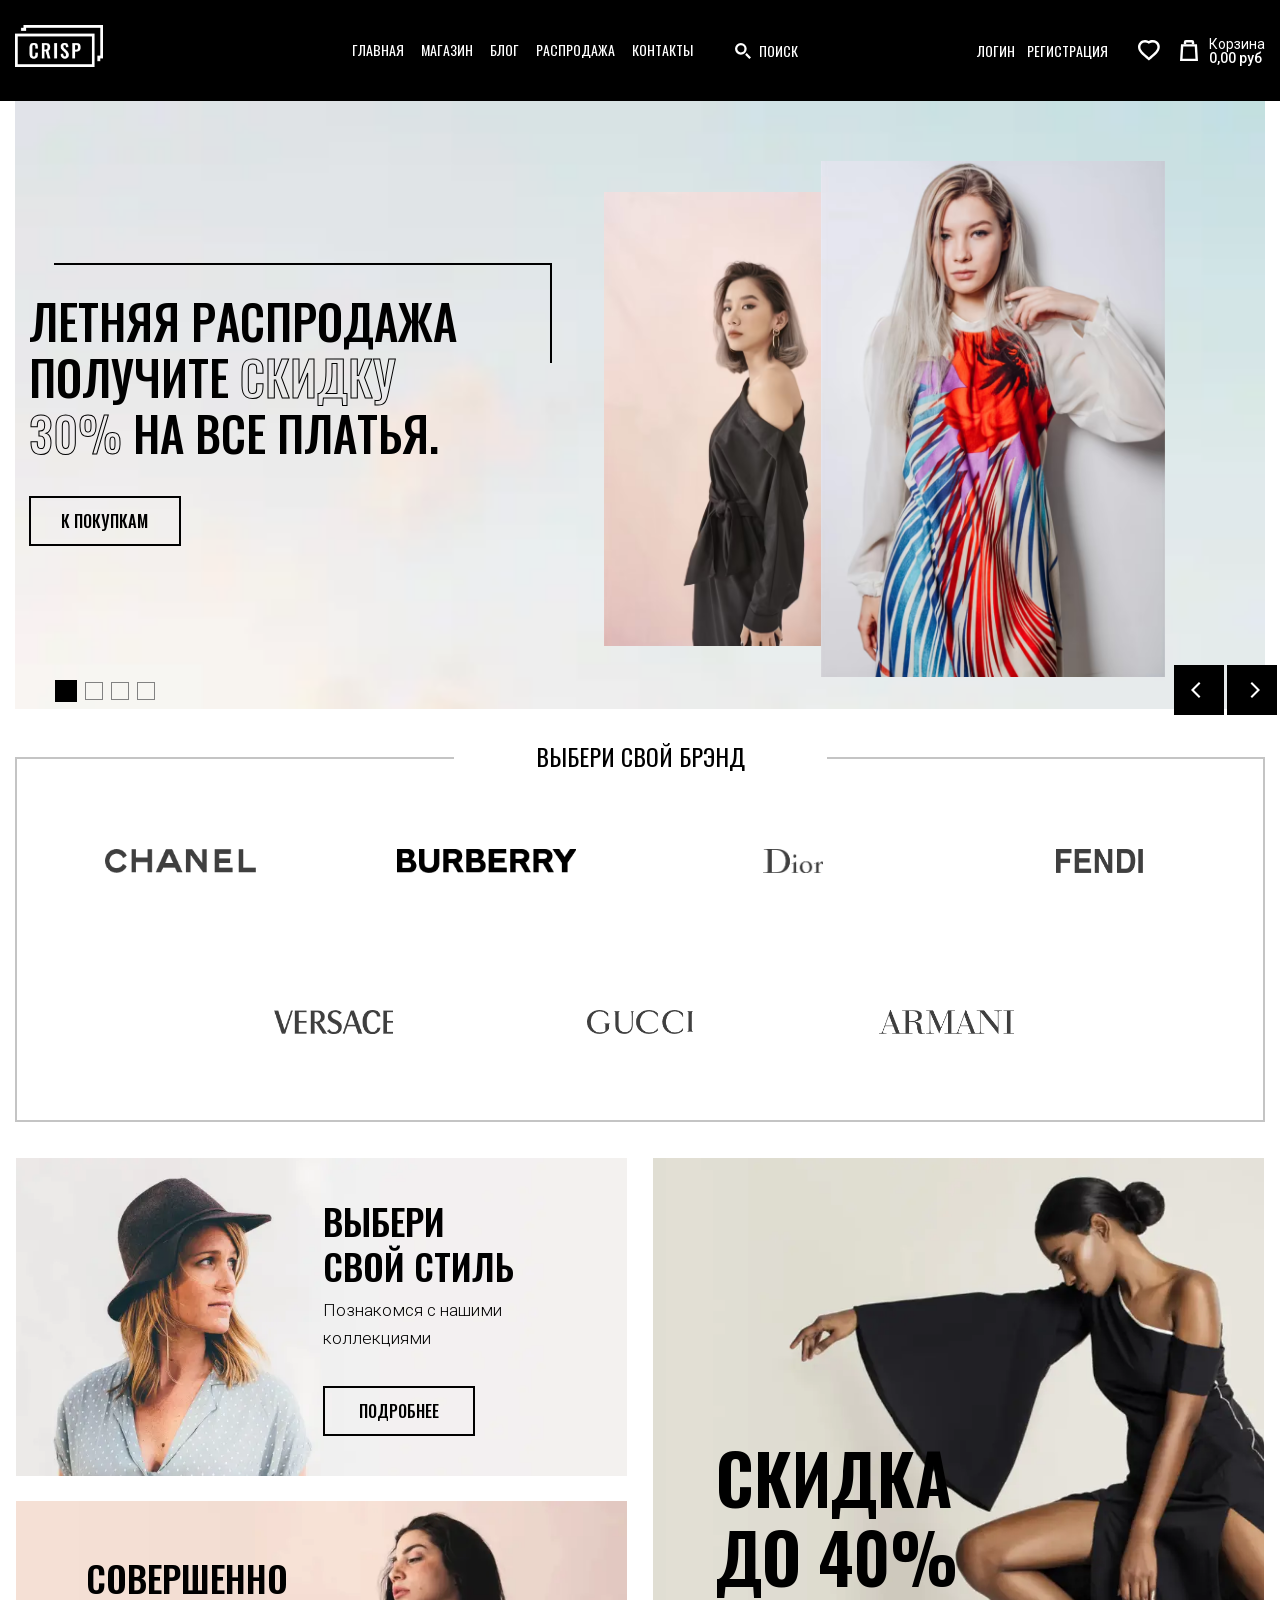
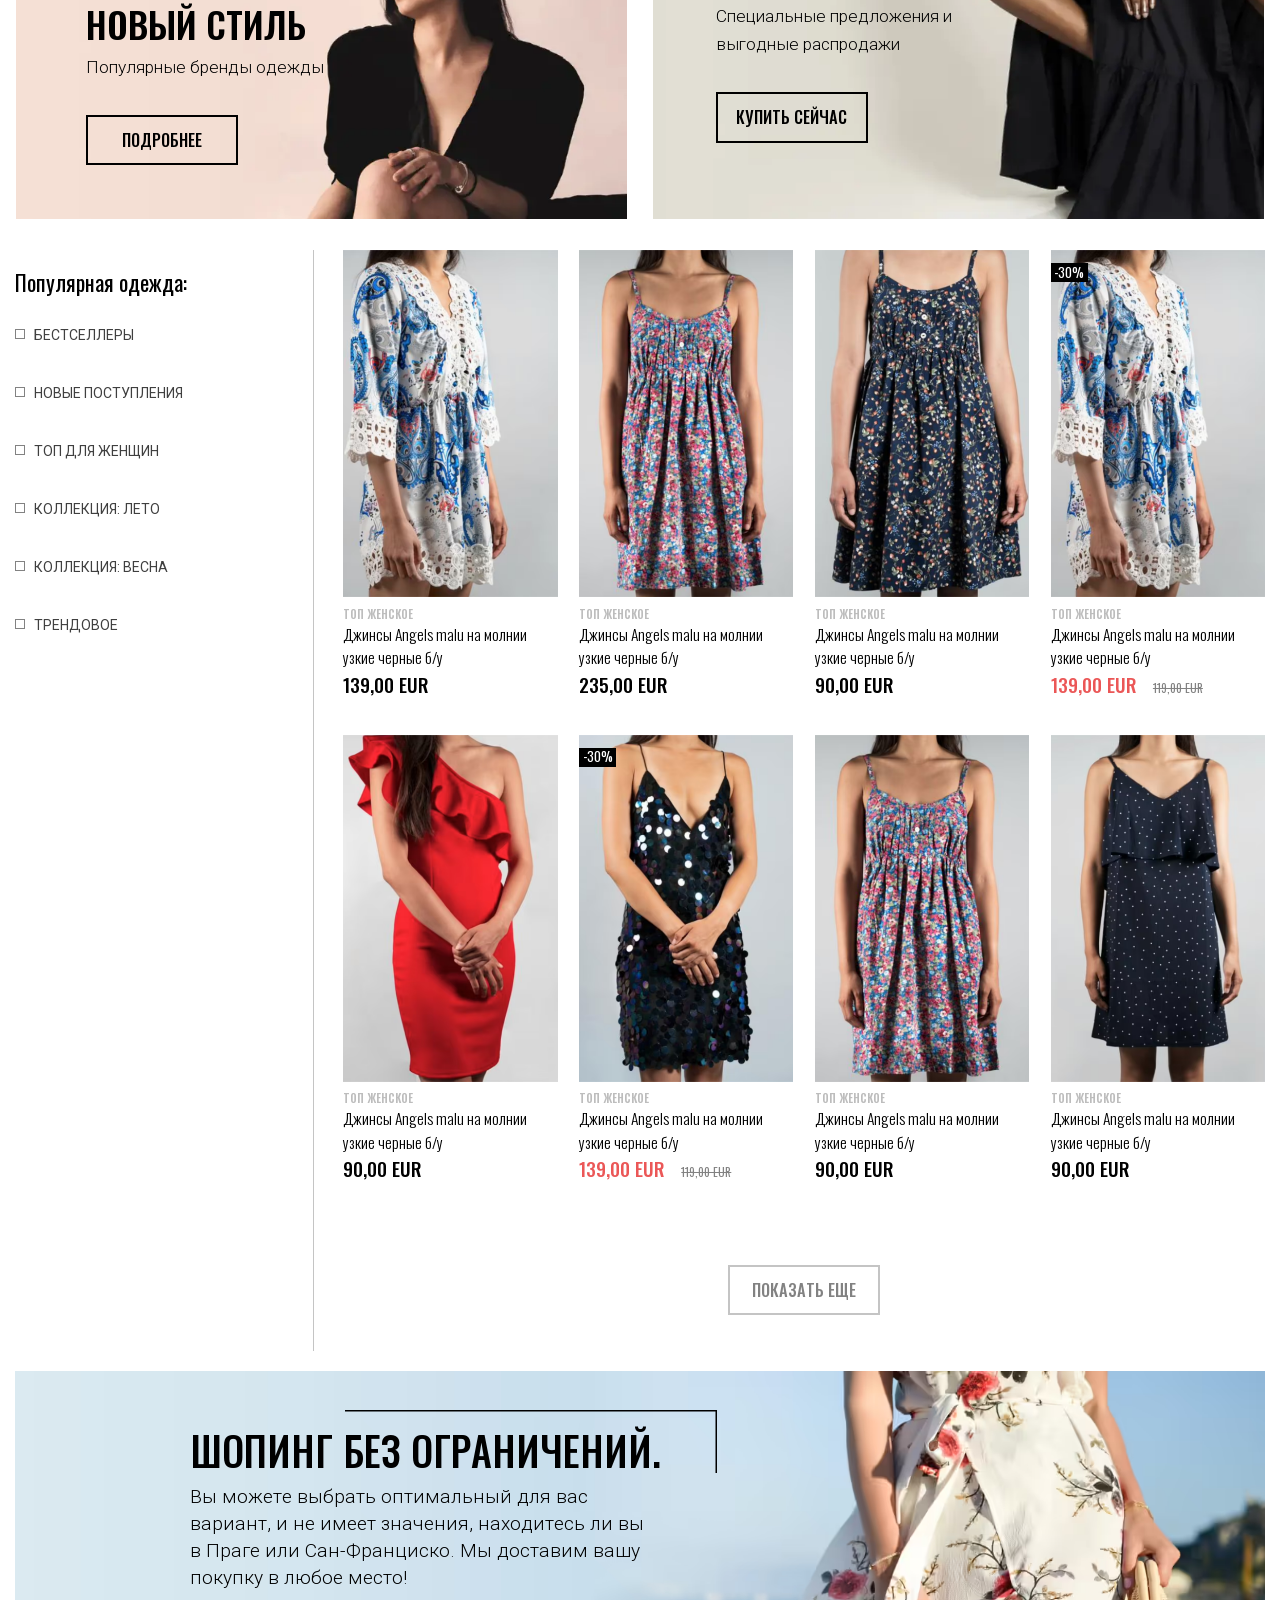
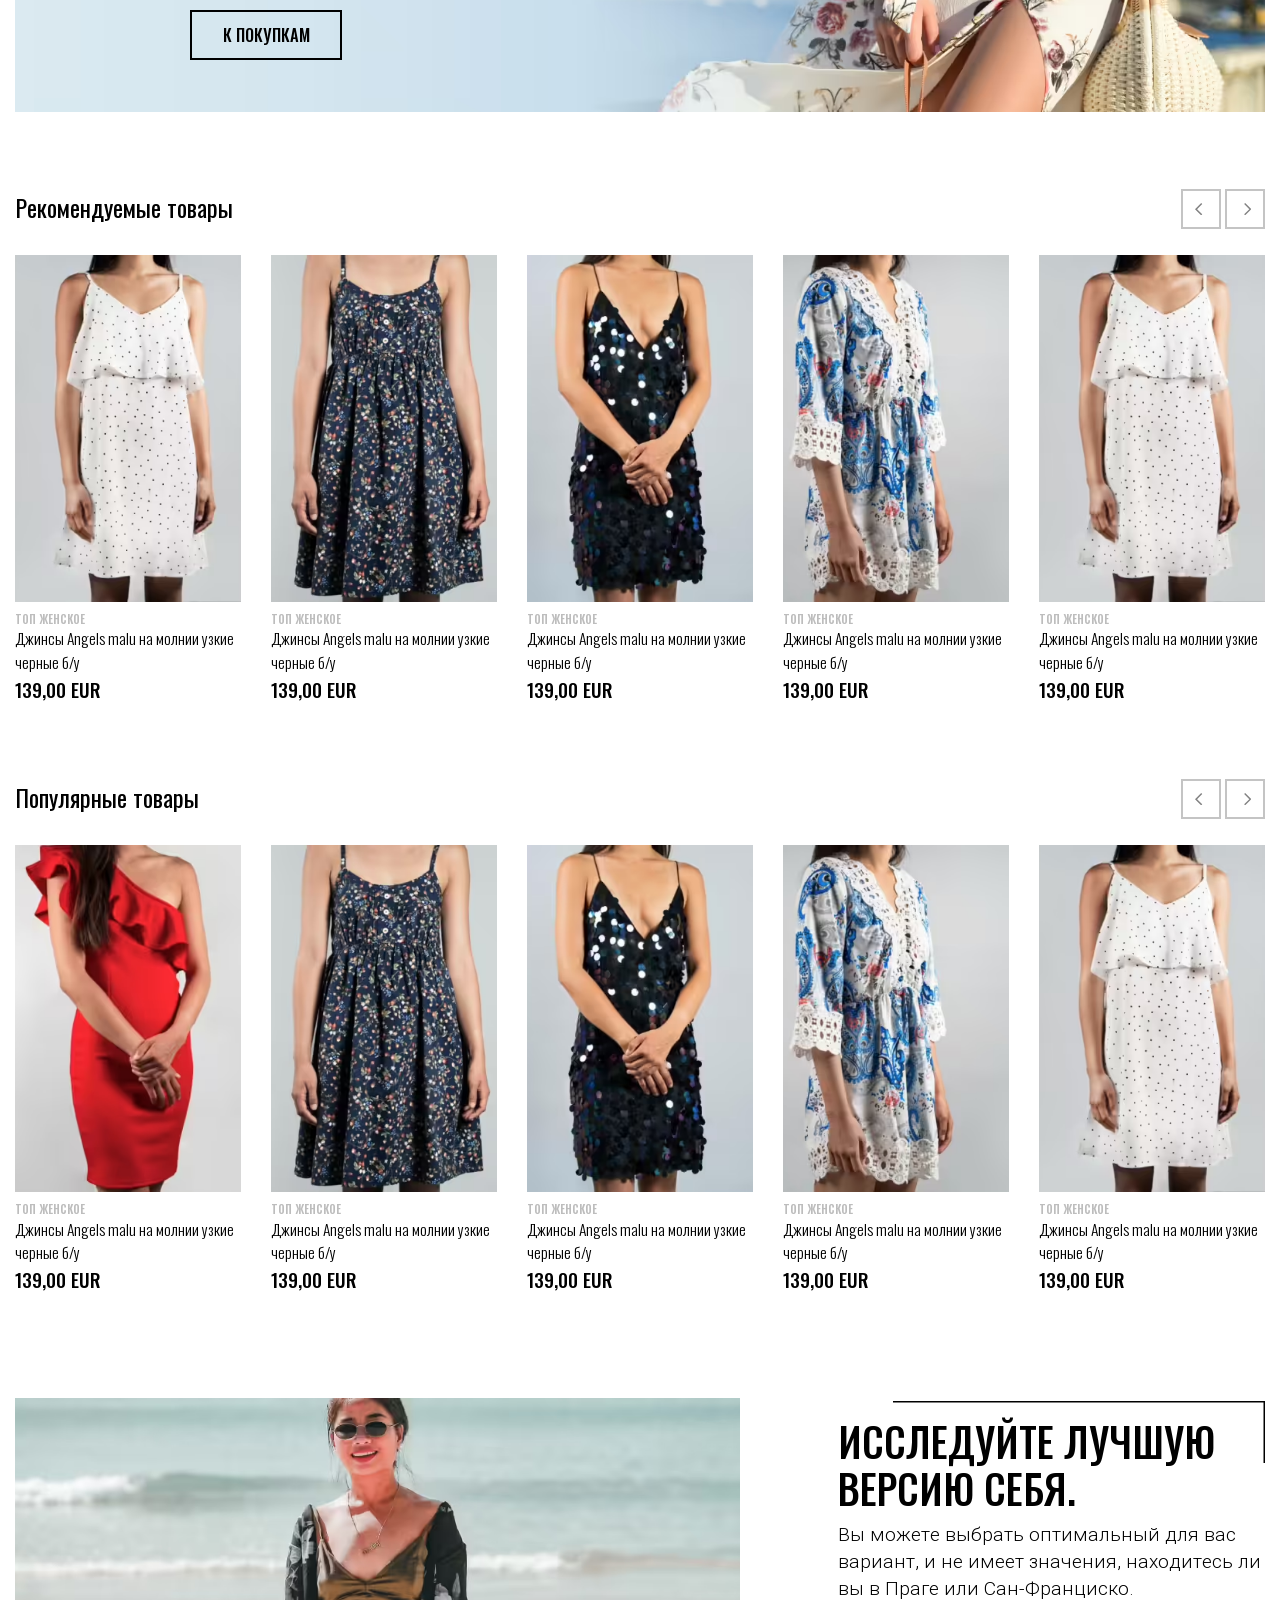
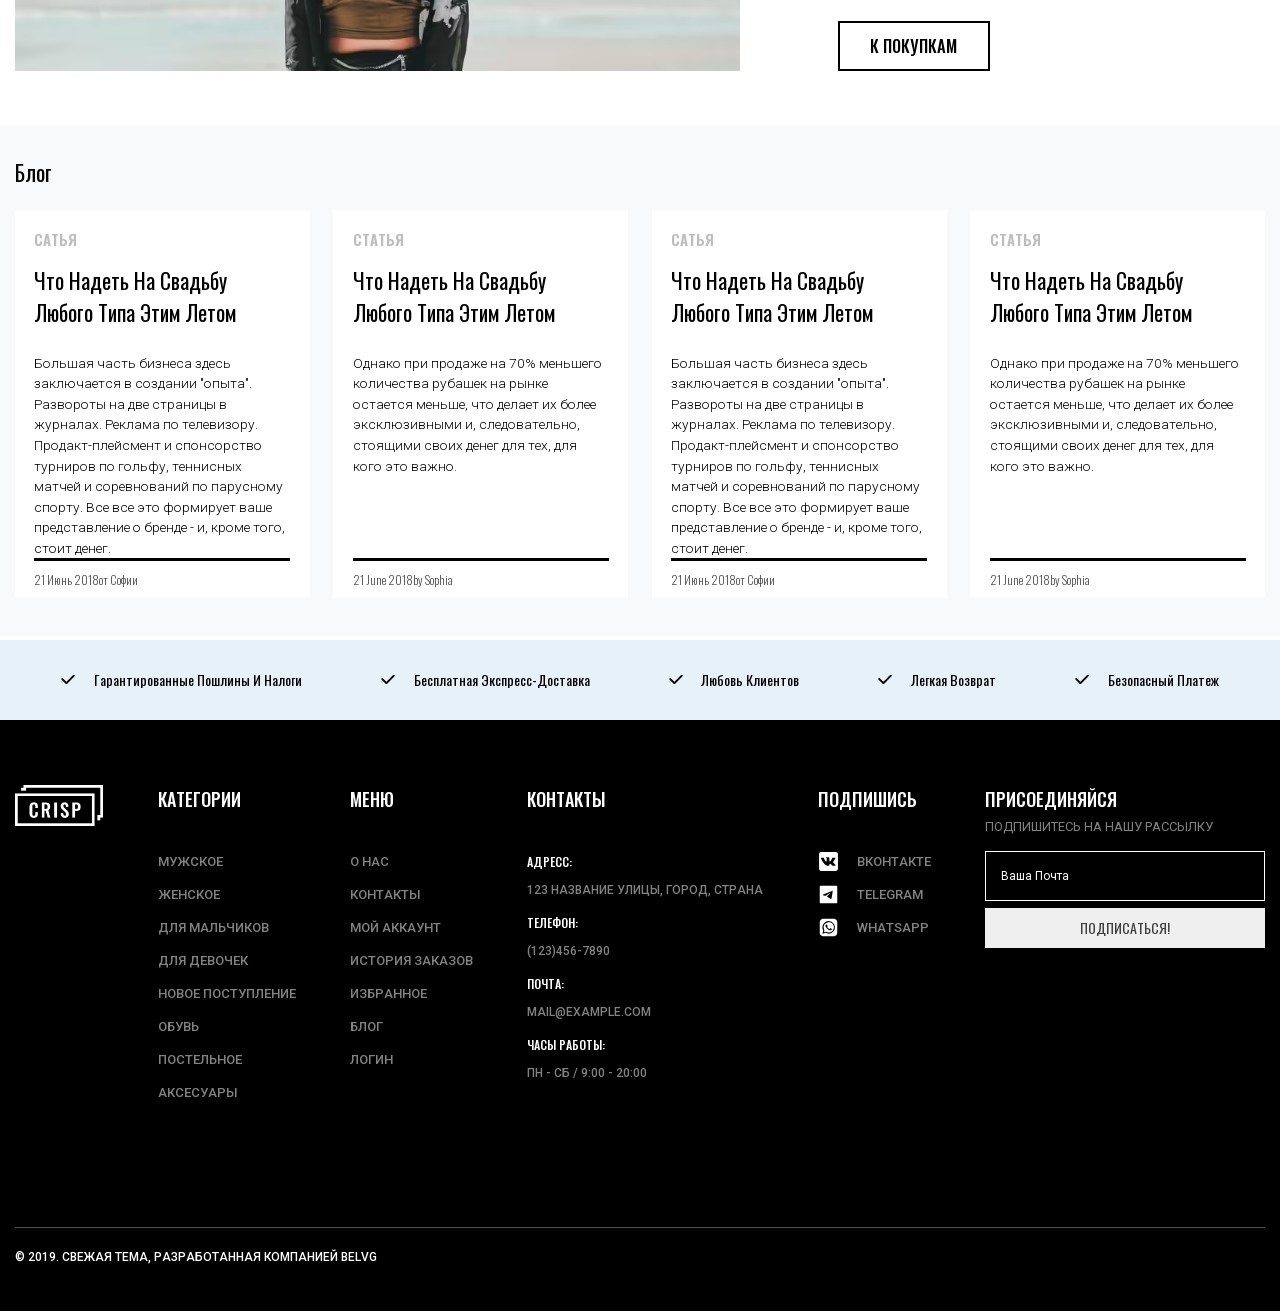
<file: index.html>
<!DOCTYPE html>
<html lang="ru">

<head>
  <meta charset="UTF-8">
  <meta name="viewport" content="width=device-width, initial-scale=1.0">
  <title>CRIPS</title>
  
  <link rel="stylesheet" href="css/index.min.css">
</head>

<body>
  <div class="wrapper">
    <header class="header">
      <div class="container">
        <div class="header__wrapper">
          <div class="header__column">
            <a class="header__logo logo" href="index.html">
              <picture class="logo__img">
                <source type="image/avif" srcset="images/logo@3x.avif,
                                                  images/logo@2x.avif,
                                                  images/logo.avif">
                <source type="image/webp" srcset="images/logo@3x.webp,
                                                  images/logo@2x.webp,
                                                  images/logo.webp">
                <source type="image/png" srcset="images/logo@3x.png,
                                                 images/logo@2x.png">
                <img src="images/logo.png" alt="grips">
              </picture>
            </a>
          </div>
          <div class="header__column header__menu">
            <button class="menu__btn" type="button" aria-label="меню"><span></span></button>
            <nav class="menu">
              <ul class="menu__list">
                <!-- класс активный только для ссылки на тукующую страницу -->
                <li><a href="index.html" class="_active">главная</a></li>
                <li><a href="catalog-page.html">магазин</a></li>
                <li><a href="article.html">блог</a></li>
                <li><a href="catalog-page.html">распродажа</a></li>
                <li><a href="#">контакты</a></li>
              </ul>
            </nav>
            <form class="header__form form-search" action="#" method="post" data-da=".user-nav, 1100, 0">
              <input class="form-search__input" type="search" name="searchInput" placeholder="Поиск">
              <button class="form-search__btn" type="button" name="searchBtn">поиск</button>
            </form>
          </div>
          <div class="header__column">
            <div class="header__user-nav user-nav">
              <a class="user-nav__link" href="dashboard.html" data-da=".menu__list, 1100">логин</a>
              <a class="user-nav__link" href="create-account.html" data-da=".menu__list, 1100">регистрация</a>
              <a class="user-nav__favorite" href="#" aria-label="избранное">
                <svg xmlns="http://www.w3.org/2000/svg" width="21.8" height="20.59" fill="none">
                  <path
                    d="M10.9 4.1a5.198 5.198 0 013.825-1.7c2.618 0 4.675 1.97 4.675 4.496 0 3.082-2.89 5.607-7.267 9.425L10.9 17.4l-1.232-1.08C5.29 12.504 2.4 9.979 2.4 6.897 2.4 4.37 4.457 2.4 7.075 2.4c1.479 0 2.899.662 3.825 1.7z" />
                  <path
                    d="M10.9 1.042a7.827 7.827 0 012.518-.928A7.48 7.48 0 0114.725 0a7.237 7.237 0 014.102 1.253 6.956 6.956 0 011.825 1.84 6.77 6.77 0 01.958 2.184 6.864 6.864 0 01.174 2.096 7.735 7.735 0 01-.728 2.77c-.412.887-1.018 1.801-1.82 2.744-.63.742-1.46 1.59-2.49 2.544-.613.569-1.624 1.467-3.033 2.696L10.9 20.59l-2.81-2.46a151.22 151.22 0 01-3.036-2.699c-1.03-.954-1.86-1.802-2.49-2.544-.802-.943-1.408-1.857-1.82-2.743a7.736 7.736 0 01-.728-2.772A6.865 6.865 0 01.19 5.276 6.782 6.782 0 012.092 1.97 6.952 6.952 0 014.35.519a7.234 7.234 0 012.725-.52 7.48 7.48 0 013.105.673c.25.113.49.236.72.37zm-.821 2.325A5.223 5.223 0 007.075 2.4C4.457 2.4 2.4 4.37 2.4 6.896c0 3.082 2.89 5.607 7.268 9.425L10.9 17.4l1.232-1.08C16.51 12.504 19.4 9.979 19.4 6.897c0-2.526-2.057-4.496-4.675-4.496a5.22 5.22 0 00-3.004.967 4.934 4.934 0 00-.821.733 4.934 4.934 0 00-.821-.733z"
                    fill="#FFF" fill-rule="evenodd" />
                </svg>
              </a>
              <a class="user-nav__cart-box" href="cart.html">
                <div class="user-nav__icon">
                  <svg xmlns="http://www.w3.org/2000/svg" width="18" height="21.2" fill="none">
                    <path d="M14.737 6.6l.718 12.2H2.545l.718-12.2h11.474zM17 4.2H1L.141 18.8 0 21.2h18l-.141-2.4L17 4.2z"
                      fill="#FFF" fill-rule="evenodd" />
                    <path d="M5 4.2v-2a1 1 0 011-1h6a1 1 0 011 1v2" stroke="#FFF" stroke-width="2.4" />
                  </svg>
                  <!-- активировать если в корзине будут товары -->
                  <!-- <span>2</span> -->
                </div>
                <span class="user-nav__cart-text">Корзина</span>
                <span class="user-nav__cart-price">0,00 руб</span>
              </a>
            </div>
          </div>
        </div>
      </div>
    </header>
    <main class="main">
      <section class="hero">
        <div class="container">
          <div class="hero__wrapper">
            <div class="hero__slider hero-slider swiper">
              <div class="hero-slider__wrapper swiper-wrapper">
                <div class="hero-slider__slide swiper-slide" style="background-image:url('images/hero/bg-mobile.webp')"
           data-bg="images/hero/bg.webp">
                  <div class="hero-slider__column" width="940">
                    <h2 class="hero-slider__title">
                      ЛЕТНЯЯ РАСПРОДАЖА Получите <span>скидку 30%</span> На все платья.
                    </h2>
                    <a class="hero-slider__btn page-btn" href="#">к покупкам</a>
                  </div>
                  <div class="hero-slider__column hero-slider__images" width="940">
                    <picture class="hero-slider__img">
                      <source type="image/avif" srcset="images/hero/01@3x.avif,
                                                        images/hero/01@2x.avif,
                                                        images/hero/01.avif">
                      <source type="image/webp" srcset="images/hero/01@3x.webp,
                                                        images/hero/01@2x.webp,
                                                        images/hero/01.webp">
                      <source type="image/png" srcset="images/hero/01@3x.png,
                                                       images/hero/01@2x.png">
                      <img src="images/hero/01.png" alt="девушка">
                    </picture>
                    <picture class="hero-slider__img hero-slider__img--big">
                      <source type="image/avif" srcset="images/hero/02@3x.avif,
                                                        images/hero/02@2x.avif,
                                                        images/hero/02.avif">
                      <source type="image/webp" srcset="images/hero/02@3x.webp,
                                                        images/hero/02@2x.webp,
                                                        images/hero/02.webp">
                      <source type="image/png" srcset="images/hero/02@3x.png,
                                                       images/hero/02@2x.png">
                      <img src="images/hero/02.png" alt="стены">
                    </picture>
                  </div>
                </div>
                <div class="hero-slider__slide swiper-slide" style="background-image:url('images/hero/bg-mobile.webp')"
           data-bg="images/hero/bg.webp">
                  <div class="hero-slider__column" width="940">
                    <h2 class="hero-slider__title">
                      ЛЕТНЯЯ РАСПРОДАЖА Получите <span>скидку 30%</span> На все платья.
                    </h2>
                    <a class="hero-slider__btn page-btn" href="#">к покупкам</a>
                  </div>
                  <div class="hero-slider__column hero-slider__images" width="940">
                    <picture class="hero-slider__img">
                      <source type="image/avif" srcset="images/hero/01@3x.avif,
                                                        images/hero/01@2x.avif,
                                                        images/hero/01.avif">
                      <source type="image/webp" srcset="images/hero/01@3x.webp,
                                                        images/hero/01@2x.webp,
                                                        images/hero/01.webp">
                      <source type="image/png" srcset="images/hero/01@3x.png,
                                                       images/hero/01@2x.png">
                      <img src="images/hero/01.png" alt="девушка">
                    </picture>
                    <picture class="hero-slider__img hero-slider__img--big">
                      <source type="image/avif" srcset="images/hero/02@3x.avif,
                                                        images/hero/02@2x.avif,
                                                        images/hero/02.avif">
                      <source type="image/webp" srcset="images/hero/02@3x.webp,
                                                        images/hero/02@2x.webp,
                                                        images/hero/02.webp">
                      <source type="image/png" srcset="images/hero/02@3x.png,
                                                       images/hero/02@2x.png">
                      <img src="images/hero/02.png" alt="стены">
                    </picture>
                  </div>
                </div>
                <div class="hero-slider__slide swiper-slide" style="background-image:url('images/hero/bg-mobile.webp')"
           data-bg="images/hero/bg.webp">
                  <div class="hero-slider__column" width="940">
                    <h2 class="hero-slider__title">
                      ЛЕТНЯЯ РАСПРОДАЖА Получите <span>скидку 30%</span> На все платья.
                    </h2>
                    <a class="hero-slider__btn page-btn" href="#">к покупкам</a>
                  </div>
                  <div class="hero-slider__column hero-slider__images" width="940">
                    <picture class="hero-slider__img">
                      <source type="image/avif" srcset="images/hero/01@3x.avif,
                                                        images/hero/01@2x.avif,
                                                        images/hero/01.avif">
                      <source type="image/webp" srcset="images/hero/01@3x.webp,
                                                        images/hero/01@2x.webp,
                                                        images/hero/01.webp">
                      <source type="image/png" srcset="images/hero/01@3x.png,
                                                       images/hero/01@2x.png">
                      <img src="images/hero/01.png" alt="девушка">
                    </picture>
                    <picture class="hero-slider__img hero-slider__img--big">
                      <source type="image/avif" srcset="images/hero/02@3x.avif,
                                                        images/hero/02@2x.avif,
                                                        images/hero/02.avif">
                      <source type="image/webp" srcset="images/hero/02@3x.webp,
                                                        images/hero/02@2x.webp,
                                                        images/hero/02.webp">
                      <source type="image/png" srcset="images/hero/02@3x.png,
                                                       images/hero/02@2x.png">
                      <img src="images/hero/02.png" alt="стены">
                    </picture>
                  </div>
                </div>
                <div class="hero-slider__slide swiper-slide" style="background-image:url('images/hero/bg-mobile.webp')"
           data-bg="images/hero/bg.webp">
                  <div class="hero-slider__column" width="940">
                    <h2 class="hero-slider__title">
                      ЛЕТНЯЯ РАСПРОДАЖА Получите <span>скидку 30%</span> На все платья.
                    </h2>
                    <a class="hero-slider__btn page-btn" href="#">к покупкам</a>
                  </div>
                  <div class="hero-slider__column hero-slider__images" width="940">
                    <picture class="hero-slider__img">
                      <source type="image/avif" srcset="images/hero/01@3x.avif,
                                                        images/hero/01@2x.avif,
                                                        images/hero/01.avif">
                      <source type="image/webp" srcset="images/hero/01@3x.webp,
                                                        images/hero/01@2x.webp,
                                                        images/hero/01.webp">
                      <source type="image/png" srcset="images/hero/01@3x.png,
                                                       images/hero/01@2x.png">
                      <img src="images/hero/01.png" alt="девушка">
                    </picture>
                    <picture class="hero-slider__img hero-slider__img--big">
                      <source type="image/avif" srcset="images/hero/02@3x.avif,
                                                        images/hero/02@2x.avif,
                                                        images/hero/02.avif">
                      <source type="image/webp" srcset="images/hero/02@3x.webp,
                                                        images/hero/02@2x.webp,
                                                        images/hero/02.webp">
                      <source type="image/png" srcset="images/hero/02@3x.png,
                                                       images/hero/02@2x.png">
                      <img src="images/hero/02.png" alt="стены">
                    </picture>
                  </div>
                </div>
              </div>
              <div class="hero-slider__next"></div>
              <div class="hero-slider__prev"></div>
              <div class="hero-slider__pagination"></div>
            </div>
          </div>
        </div>
      </section>
      <section class="brands">
        <div class="container">
          <div class="brands__wrapper">
            <h2 class="brands__title">Выбери свой брэнд</h2>
            <ul class="brands__list brands-list">
              <li class="brands-list__item">
                <a class="brands-list__link" href="#">
                  <picture class="brands-list__img">
                    <source type="image/avif" srcset="images/brands/01@3x.avif,
                                                      images/brands/01@2x.avif,
                                                      images/brands/01.avif">
                    <source type="image/webp" srcset="images/brands/01@3x.webp,
                                                      images/brands/01@2x.webp,
                                                      images/brands/01.webp">
                    <source type="image/png" srcset="images/brands/01@3x.png,
                                                     images/brands/01@2x.png">
                    <img src="images/brands/01.png" alt="брэнд" width="175" height="40">
                  </picture>
                </a>
              </li>
              <li class="brands-list__item">
                <a class="brands-list__link" href="#">
                  <picture class="brands-list__img">
                    <source type="image/avif" srcset="images/brands/02@3x.avif,
                                                      images/brands/02@2x.avif,
                                                      images/brands/02.avif">
                    <source type="image/webp" srcset="images/brands/02@3x.webp,
                                                      images/brands/02@2x.webp,
                                                      images/brands/02.webp">
                    <source type="image/png" srcset="images/brands/02@3x.png,
                                                     images/brands/02@2x.png">
                    <img src="images/brands/02.png" alt="брэнд" width="175" height="40">
                  </picture>
                </a>
              </li>
              <li class="brands-list__item">
                <a class="brands-list__link" href="#">
                  <picture class="brands-list__img">
                    <source type="image/avif" srcset="images/brands/03@3x.avif,
                                                      images/brands/03@2x.avif,
                                                      images/brands/03.avif">
                    <source type="image/webp" srcset="images/brands/03@3x.webp,
                                                      images/brands/03@2x.webp,
                                                      images/brands/03.webp">
                    <source type="image/png" srcset="images/brands/03@3x.png,
                                                     images/brands/03@2x.png">
                    <img src="images/brands/03.png" alt="брэнд" width="175" height="40">
                  </picture>
                </a>
              </li>
              <li class="brands-list__item">
                <a class="brands-list__link" href="#">
                  <picture class="brands-list__img">
                    <source type="image/avif" srcset="images/brands/04@3x.avif,
                                                      images/brands/04@2x.avif,
                                                      images/brands/04.avif">
                    <source type="image/webp" srcset="images/brands/04@3x.webp,
                                                      images/brands/04@2x.webp,
                                                      images/brands/04.webp">
                    <source type="image/png" srcset="images/brands/04@3x.png,
                                                     images/brands/04@2x.png">
                    <img src="images/brands/04.png" alt="брэнд" width="175" height="40">
                  </picture>
                </a>
              </li>
              <li class="brands-list__item">
                <a class="brands-list__link" href="#">
                  <picture class="brands-list__img">
                    <source type="image/avif" srcset="images/brands/05@3x.avif,
                                                      images/brands/05@2x.avif,
                                                      images/brands/05.avif">
                    <source type="image/webp" srcset="images/brands/05@3x.webp,
                                                      images/brands/05@2x.webp,
                                                      images/brands/05.webp">
                    <source type="image/png" srcset="images/brands/05@3x.png,
                                                     images/brands/05@2x.png">
                    <img src="images/brands/05.png" alt="брэнд" width="175" height="40">
                  </picture>
                </a>
              </li>
              <li class="brands-list__item">
                <a class="brands-list__link" href="#">
                  <picture class="brands-list__img">
                    <source type="image/avif" srcset="images/brands/06@3x.avif,
                                                      images/brands/06@2x.avif,
                                                      images/brands/06.avif">
                    <source type="image/webp" srcset="images/brands/06@3x.webp,
                                                      images/brands/06@2x.webp,
                                                      images/brands/06.webp">
                    <source type="image/png" srcset="images/brands/06@3x.png,
                                                     images/brands/06@2x.png">
                    <img src="images/brands/06.png" alt="брэнд" width="175" height="40">
                  </picture>
                </a>
              </li>
              <li class="brands-list__item">
                <a class="brands-list__link" href="#">
                  <picture class="brands-list__img">
                    <source type="image/avif" srcset="images/brands/07@3x.avif,
                                                      images/brands/07@2x.avif,
                                                      images/brands/07.avif">
                    <source type="image/webp" srcset="images/brands/07@3x.webp,
                                                      images/brands/07@2x.webp,
                                                      images/brands/07.webp">
                    <source type="image/png" srcset="images/brands/07@3x.png,
                                                     images/brands/07@2x.png">
                    <img src="images/brands/07.png" alt="брэнд" width="175" height="40">
                  </picture>
                </a>
              </li>
            </ul>
          </div>
        </div>
      </section>
      <section class="banners">
        <div class="container">
          <div class="banners__wrapper">
            <div class="banners__content">
              <div class="banners__item" style="background-image: url('images/banners/01.webp');">
                <h2 class="banners__title">выбери <br> свой стиль</h2>
                <p class="banners__text">Познакомся с нашими коллекциями</p>
                <a href="#" class="banners__btn page-btn">подробнее</a>
              </div>
              <div class="banners__item" style="background-image: url('images/banners/03.webp');">
                <h2 class="banners__title banners__title--big">Скидка <br> до 40%</h2>
                <p class="banners__text">Специальные предложения и выгодные распродажи</p>
                <a href="" class="banners__btn page-btn">купить сейчас</a>
              </div>
              <div class="banners__item" style="background-image: url('images/banners/02.webp');">
                <h2 class="banners__title">совершенно <br> новый стиль</h2>
                <p class="banners__text">Популярные бренды одежды</p>
                <a href="#" class="banners__btn page-btn">подробнее</a>
              </div>
            </div>
          </div>
        </div>
      </section>
      <section class="some-wear">
        <div class="container">
          <div class="some-wear__wrapper">
            <div class="some-wear__aside">
              <h2 class="some-wear__title">
                Популярная одежда:
              </h2>
              <form class="some-wear__form some-wear-form" action="#" method="post">
                <label class="some-wear-form__label">
                  <input class="some-wear-form__input" type="checkbox" name="">
                  <span class="some-wear-form__checkbox"></span>Бестселлеры
                </label>
                <label class="some-wear-form__label">
                  <input class="some-wear-form__input" type="checkbox" name="">
                  <span class="some-wear-form__checkbox"></span>НОВЫЕ поступления
                </label>
                <label class="some-wear-form__label">
                  <input class="some-wear-form__input" type="checkbox" name="">
                  <span class="some-wear-form__checkbox"></span>топ для женщин
                </label>
                <label class="some-wear-form__label">
                  <input class="some-wear-form__input" type="checkbox" name="">
                  <span class="some-wear-form__checkbox"></span>коллекция: лето
                </label>
                <label class="some-wear-form__label">
                  <input class="some-wear-form__input" type="checkbox" name="">
                  <span class="some-wear-form__checkbox"></span>коллекция: весна
                </label>
                <label class="some-wear-form__label">
                  <input class="some-wear-form__input" type="checkbox" name="">
                  <span class="some-wear-form__checkbox"></span>трендовое
                </label>
              </form>
            </div>
            <div class="some-wear__content">
              <a class="product-card" href="#">
                <picture class="product-card__img">
                  <source type="image/avif" srcset="images/product-card/01@3x.avif,
                                                    images/product-card/01@2x.avif,
                                                    images/product-card/01.avif">
                  <source type="image/webp" srcset="images/product-card/01@3x.webp,
                                                    images/product-card/01@2x.webp,
                                                    images/product-card/01.webp">
                  <source type="image/jpg" srcset="images/product-card/01@3x.jpg,
                                                   images/product-card/01@2x.jpg">
                  <img src="images/product-card/01.jpg" alt="платье">
                </picture>
                <p class="product-card__category">топ женское</p>
                <p class="product-card__text">Джинсы Angels malu на молнии узкие черные б/у</p>
                <p class="product-card__price">139,00 EUR</p>
              </a>
              <a class="product-card" href="#">
                <picture class="product-card__img">
                  <source type="image/avif" srcset="images/product-card/02@3x.avif,
                                                    images/product-card/02@2x.avif,
                                                    images/product-card/02.avif">
                  <source type="image/webp" srcset="images/product-card/02@3x.webp,
                                                    images/product-card/02@2x.webp,
                                                    images/product-card/02.webp">
                  <source type="image/jpg" srcset="images/product-card/21@3x.jpg,
                                                   images/product-card/02@2x.jpg">
                  <img src="images/product-card/02.jpg" alt="платье">
                </picture>
                <p class="product-card__category">топ женское</p>
                <p class="product-card__text">Джинсы Angels malu на молнии узкие черные б/у</p>
                <p class="product-card__price">235,00 EUR</p>
              </a>
              <a class="product-card" href="#">
                <picture class="product-card__img">
                  <source type="image/avif" srcset="images/product-card/03@3x.avif,
                                                    images/product-card/03@2x.avif,
                                                    images/product-card/03.avif">
                  <source type="image/webp" srcset="images/product-card/03@3x.webp,
                                                    images/product-card/03@2x.webp,
                                                    images/product-card/03.webp">
                  <source type="image/jpg" srcset="images/product-card/03@3x.jpg,
                                                   images/product-card/03@2x.jpg">
                  <img src="images/product-card/03.jpg" alt="платье">
                </picture>
                <p class="product-card__category">топ женское</p>
                <p class="product-card__text">Джинсы Angels malu на молнии узкие черные б/у</p>
                <p class="product-card__price">90,00 EUR</p>
              </a>
              <a class="product-card" href="#">
                <picture class="product-card__img">
                  <source type="image/avif" srcset="images/product-card/04@3x.avif,
                                                    images/product-card/04@2x.avif,
                                                    images/product-card/04.avif">
                  <source type="image/webp" srcset="images/product-card/04@3x.webp,
                                                    images/product-card/04@2x.webp,
                                                    images/product-card/04.webp">
                  <source type="image/jpg" srcset="images/product-card/04@3x.jpg,
                                                   images/product-card/04@2x.jpg">
                  <img src="images/product-card/04.jpg" alt="платье">
                </picture>
                <span class="product-card__sale">-30%</span>
                <p class="product-card__category">топ женское</p>
                <p class="product-card__text">Джинсы Angels malu на молнии узкие черные б/у</p>
                <p class="product-card__price product-card__price--sale">139,00 EUR <span>119,00 EUR</span></p>
              </a>
              <a class="product-card" href="#">
                <picture class="product-card__img">
                  <source type="image/avif" srcset="images/product-card/05@3x.avif,
                                                            images/product-card/05@2x.avif,
                                                            images/product-card/05.avif">
                  <source type="image/webp" srcset="images/product-card/05@3x.webp,
                                                            images/product-card/05@2x.webp,
                                                            images/product-card/05.webp">
                  <source type="image/jpg" srcset="images/product-card/05@3x.jpg,
                                                           images/product-card/05@2x.jpg">
                  <img src="images/product-card/05.jpg" alt="платье">
                </picture>
                <p class="product-card__category">топ женское</p>
                <p class="product-card__text">Джинсы Angels malu на молнии узкие черные б/у</p>
                <p class="product-card__price">90,00 EUR</p>
              </a>
              <a class="product-card" href="#">
                <picture class="product-card__img">
                  <source type="image/avif" srcset="images/product-card/06@3x.avif,
                                                            images/product-card/06@2x.avif,
                                                            images/product-card/06.avif">
                  <source type="image/webp" srcset="images/product-card/06@3x.webp,
                                                            images/product-card/06@2x.webp,
                                                            images/product-card/06.webp">
                  <source type="image/jpg" srcset="images/product-card/06@3x.jpg,
                                                           images/product-card/06@2x.jpg">
                  <img src="images/product-card/06.jpg" alt="платье">
                </picture>
                <span class="product-card__sale">-30%</span>
                <p class="product-card__category">топ женское</p>
                <p class="product-card__text">Джинсы Angels malu на молнии узкие черные б/у</p>
                <p class="product-card__price product-card__price--sale">139,00 EUR <span>119,00 EUR</span></p>
              </a>
              <a class="product-card" href="#">
                <picture class="product-card__img">
                  <source type="image/avif" srcset="images/product-card/02@3x.avif,
                                                            images/product-card/02@2x.avif,
                                                            images/product-card/02.avif">
                  <source type="image/webp" srcset="images/product-card/02@3x.webp,
                                                            images/product-card/02@2x.webp,
                                                            images/product-card/02.webp">
                  <source type="image/jpg" srcset="images/product-card/02@3x.jpg,
                                                           images/product-card/02@2x.jpg">
                  <img src="images/product-card/02.jpg" alt="платье">
                </picture>
                <p class="product-card__category">топ женское</p>
                <p class="product-card__text">Джинсы Angels malu на молнии узкие черные б/у</p>
                <p class="product-card__price">90,00 EUR</p>
              </a>
              <a class="product-card" href="#">
                <picture class="product-card__img">
                  <source type="image/avif" srcset="images/product-card/07@3x.avif,
                                                            images/product-card/07@2x.avif,
                                                            images/product-card/07.avif">
                  <source type="image/webp" srcset="images/product-card/07@3x.webp,
                                                            images/product-card/07@2x.webp,
                                                            images/product-card/07.webp">
                  <source type="image/jpg" srcset="images/product-card/07@3x.jpg,
                                                           images/product-card/07@2x.jpg">
                  <img src="images/product-card/07.jpg" alt="платье">
                </picture>
                <p class="product-card__category">топ женское</p>
                <p class="product-card__text">Джинсы Angels malu на молнии узкие черные б/у</p>
                <p class="product-card__price">90,00 EUR</p>
              </a>
              <a class="product-card" href="#">
                <picture class="product-card__img">
                  <source type="image/avif" srcset="images/product-card/01@3x.avif,
                                                    images/product-card/01@2x.avif,
                                                    images/product-card/01.avif">
                  <source type="image/webp" srcset="images/product-card/01@3x.webp,
                                                    images/product-card/01@2x.webp,
                                                    images/product-card/01.webp">
                  <source type="image/jpg" srcset="images/product-card/01@3x.jpg,
                                                   images/product-card/01@2x.jpg">
                  <img src="images/product-card/01.jpg" alt="платье">
                </picture>
                <p class="product-card__category">топ женское</p>
                <p class="product-card__text">Джинсы Angels malu на молнии узкие черные б/у</p>
                <p class="product-card__price">139,00 EUR</p>
              </a>
              <a class="product-card" href="#">
                <picture class="product-card__img">
                  <source type="image/avif" srcset="images/product-card/02@3x.avif,
                                                    images/product-card/02@2x.avif,
                                                    images/product-card/02.avif">
                  <source type="image/webp" srcset="images/product-card/02@3x.webp,
                                                    images/product-card/02@2x.webp,
                                                    images/product-card/02.webp">
                  <source type="image/jpg" srcset="images/product-card/21@3x.jpg,
                                                   images/product-card/02@2x.jpg">
                  <img src="images/product-card/02.jpg" alt="платье">
                </picture>
                <p class="product-card__category">топ женское</p>
                <p class="product-card__text">Джинсы Angels malu на молнии узкие черные б/у</p>
                <p class="product-card__price">235,00 EUR</p>
              </a>
              <a class="product-card" href="#">
                <picture class="product-card__img">
                  <source type="image/avif" srcset="images/product-card/03@3x.avif,
                                                    images/product-card/03@2x.avif,
                                                    images/product-card/03.avif">
                  <source type="image/webp" srcset="images/product-card/03@3x.webp,
                                                    images/product-card/03@2x.webp,
                                                    images/product-card/03.webp">
                  <source type="image/jpg" srcset="images/product-card/03@3x.jpg,
                                                   images/product-card/03@2x.jpg">
                  <img src="images/product-card/03.jpg" alt="платье">
                </picture>
                <p class="product-card__category">топ женское</p>
                <p class="product-card__text">Джинсы Angels malu на молнии узкие черные б/у</p>
                <p class="product-card__price">90,00 EUR</p>
              </a>
              <a class="product-card" href="#">
                <picture class="product-card__img">
                  <source type="image/avif" srcset="images/product-card/04@3x.avif,
                                                    images/product-card/04@2x.avif,
                                                    images/product-card/04.avif">
                  <source type="image/webp" srcset="images/product-card/04@3x.webp,
                                                    images/product-card/04@2x.webp,
                                                    images/product-card/04.webp">
                  <source type="image/jpg" srcset="images/product-card/04@3x.jpg,
                                                   images/product-card/04@2x.jpg">
                  <img src="images/product-card/04.jpg" alt="платье">
                </picture>
                <span class="product-card__sale">-30%</span>
                <p class="product-card__category">топ женское</p>
                <p class="product-card__text">Джинсы Angels malu на молнии узкие черные б/у</p>
                <p class="product-card__price product-card__price--sale">139,00 EUR <span>119,00 EUR</span></p>
              </a>
              <a class="product-card" href="#">
                <picture class="product-card__img">
                  <source type="image/avif" srcset="images/product-card/05@3x.avif,
                                                            images/product-card/05@2x.avif,
                                                            images/product-card/05.avif">
                  <source type="image/webp" srcset="images/product-card/05@3x.webp,
                                                            images/product-card/05@2x.webp,
                                                            images/product-card/05.webp">
                  <source type="image/jpg" srcset="images/product-card/05@3x.jpg,
                                                           images/product-card/05@2x.jpg">
                  <img src="images/product-card/05.jpg" alt="платье">
                </picture>
                <p class="product-card__category">топ женское</p>
                <p class="product-card__text">Джинсы Angels malu на молнии узкие черные б/у</p>
                <p class="product-card__price">90,00 EUR</p>
              </a>
              <a class="product-card" href="#">
                <picture class="product-card__img">
                  <source type="image/avif" srcset="images/product-card/06@3x.avif,
                                                            images/product-card/06@2x.avif,
                                                            images/product-card/06.avif">
                  <source type="image/webp" srcset="images/product-card/06@3x.webp,
                                                            images/product-card/06@2x.webp,
                                                            images/product-card/06.webp">
                  <source type="image/jpg" srcset="images/product-card/06@3x.jpg,
                                                           images/product-card/06@2x.jpg">
                  <img src="images/product-card/06.jpg" alt="платье">
                </picture>
                <span class="product-card__sale">-30%</span>
                <p class="product-card__category">топ женское</p>
                <p class="product-card__text">Джинсы Angels malu на молнии узкие черные б/у</p>
                <p class="product-card__price product-card__price--sale">139,00 EUR <span>119,00 EUR</span></p>
              </a>
              <a class="product-card" href="#">
                <picture class="product-card__img">
                  <source type="image/avif" srcset="images/product-card/02@3x.avif,
                                                            images/product-card/02@2x.avif,
                                                            images/product-card/02.avif">
                  <source type="image/webp" srcset="images/product-card/02@3x.webp,
                                                            images/product-card/02@2x.webp,
                                                            images/product-card/02.webp">
                  <source type="image/jpg" srcset="images/product-card/02@3x.jpg,
                                                           images/product-card/02@2x.jpg">
                  <img src="images/product-card/02.jpg" alt="платье">
                </picture>
                <p class="product-card__category">топ женское</p>
                <p class="product-card__text">Джинсы Angels malu на молнии узкие черные б/у</p>
                <p class="product-card__price">90,00 EUR</p>
              </a>
              <a class="product-card" href="#">
                <picture class="product-card__img">
                  <source type="image/avif" srcset="images/product-card/07@3x.avif,
                                                            images/product-card/07@2x.avif,
                                                            images/product-card/07.avif">
                  <source type="image/webp" srcset="images/product-card/07@3x.webp,
                                                            images/product-card/07@2x.webp,
                                                            images/product-card/07.webp">
                  <source type="image/jpg" srcset="images/product-card/07@3x.jpg,
                                                           images/product-card/07@2x.jpg">
                  <img src="images/product-card/07.jpg" alt="платье">
                </picture>
                <p class="product-card__category">топ женское</p>
                <p class="product-card__text">Джинсы Angels malu на молнии узкие черные б/у</p>
                <p class="product-card__price">90,00 EUR</p>
              </a>
              <button class="show-more page-btn">Показать еще</button>
            </div>
          </div>
        </div>
      </section>
      <section class="more-info-banner more-info-banner--left">
        <div class="container">
          <div class="more-info-banner__wrapper" style='background-image: image-set(url("images/more-info-banner/bg-01.avif") type("image/avif"), 
      url("images/more-info-banner/bg-01.webp") type("image/webp"),
      url("images/more-info-banner/bg-01.jpg") type("image/jpg"));'>
            <h2 class="more-info-banner__title">шопинг без ограничений.</h2>
            <p class="more-info-banner__text">
              Вы можете выбрать оптимальный для вас вариант, и не имеет значения, находитесь ли вы в Праге или Сан-Франциско.
              Мы
              доставим вашу покупку в любое место!
            </p>
            <a class="more-info-banner__btn page-btn" href="#">к покупкам</a>
          </div>
        </div>
      </section>
      <section class="carousel-products">
        <div class="container">
          <div class="carousel-products__item">
            <div class="slider-products">
              <h2 class="slider-products__title">Рекомендуемые товары</h2>
              <div class="slider-products__content swiper">
                <div class="slider-products__wrapper swiper-wrapper">
                  <div class="slider-products__slide swiper-slide">
                    <a class="product-card product-card--carousel" href="#">
                      <picture class="product-card__img">
                        <source type="image/avif" srcset="images/product-card/08@3x.avif 3x,
                                                              images/product-card/08@2x.avif 2x,
                                                              images/product-card/08.avif">
                        <source type="image/webp" srcset="images/product-card/08@3x.webp 3x,
                                                              images/product-card/08@2x.webp 2x,
                                                              images/product-card/08.webp">
                        <source type="image/jpg" srcset="images/product-card/08@3x.jpg 3x,
                                                             images/product-card/08@2x.jpg 2x">
                        <img src="images/product-card/08.jpg" alt="платье">
                      </picture>
                      <p class="product-card__category">топ женское</p>
                      <p class="product-card__text">Джинсы Angels malu на молнии узкие черные б/у</p>
                      <p class="product-card__price">139,00 EUR</p>
                    </a>
                  </div>
                  <div class="slider-products__slide swiper-slide">
                    <a class="product-card product-card--carousel" href="#">
                      <picture class="product-card__img">
                        <source type="image/avif" srcset="images/product-card/03@3x.avif 3x,
                                                              images/product-card/03@2x.avif 2x,
                                                              images/product-card/03.avif">
                        <source type="image/webp" srcset="images/product-card/03@3x.webp 3x,
                                                              images/product-card/03@2x.webp 2x,
                                                              images/product-card/03.webp">
                        <source type="image/jpg" srcset="images/product-card/03@3x.jpg 3x,
                                                             images/product-card/03@2x.jpg 2x">
                        <img src="images/product-card/03.jpg" alt="платье">
                      </picture>
                      <p class="product-card__category">топ женское</p>
                      <p class="product-card__text">Джинсы Angels malu на молнии узкие черные б/у</p>
                      <p class="product-card__price">139,00 EUR</p>
                    </a>
                  </div>
                  <div class="slider-products__slide swiper-slide">
                    <a class="product-card product-card--carousel" href="#">
                      <picture class="product-card__img">
                        <source type="image/avif" srcset="images/product-card/06@3x.avif 3x,
                                                              images/product-card/06@2x.avif 2x,
                                                              images/product-card/06.avif">
                        <source type="image/webp" srcset="images/product-card/06@3x.webp 3x,
                                                              images/product-card/06@2x.webp 2x,
                                                              images/product-card/06.webp">
                        <source type="image/jpg" srcset="images/product-card/06@3x.jpg 3x,
                                                             images/product-card/06@2x.jpg 2x">
                        <img src="images/product-card/06.jpg" alt="платье">
                      </picture>
                      <p class="product-card__category">топ женское</p>
                      <p class="product-card__text">Джинсы Angels malu на молнии узкие черные б/у</p>
                      <p class="product-card__price">139,00 EUR</p>
                    </a>
                  </div>
                  <div class="slider-products__slide swiper-slide">
                    <a class="product-card product-card--carousel" href="#">
                      <picture class="product-card__img">
                        <source type="image/avif" srcset="images/product-card/01@3x.avif 3x,
                                                              images/product-card/01@2x.avif 2x,
                                                              images/product-card/01.avif">
                        <source type="image/webp" srcset="images/product-card/01@3x.webp 3x,
                                                              images/product-card/01@2x.webp 2x,
                                                              images/product-card/01.webp">
                        <source type="image/jpg" srcset="images/product-card/01@3x.jpg 3x,
                                                             images/product-card/01@2x.jpg 2x">
                        <img src="images/product-card/08.jpg" alt="платье">
                      </picture>
                      <p class="product-card__category">топ женское</p>
                      <p class="product-card__text">Джинсы Angels malu на молнии узкие черные б/у</p>
                      <p class="product-card__price">139,00 EUR</p>
                    </a>
                  </div>
                  <div class="slider-products__slide swiper-slide">
                    <a class="product-card product-card--carousel" href="#">
                      <picture class="product-card__img">
                        <source type="image/avif" srcset="images/product-card/08@3x.avif 3x,
                                                              images/product-card/08@2x.avif 2x,
                                                              images/product-card/08.avif">
                        <source type="image/webp" srcset="images/product-card/08@3x.webp 3x,
                                                              images/product-card/08@2x.webp 2x,
                                                              images/product-card/08.webp">
                        <source type="image/jpg" srcset="images/product-card/08@3x.jpg 3x,
                                                             images/product-card/08@2x.jpg 2x">
                        <img src="images/product-card/08.jpg" alt="платье">
                      </picture>
                      <p class="product-card__category">топ женское</p>
                      <p class="product-card__text">Джинсы Angels malu на молнии узкие черные б/у</p>
                      <p class="product-card__price">139,00 EUR</p>
                    </a>
                  </div>
                  <div class="slider-products__slide swiper-slide">
                    <a class="product-card product-card--carousel" href="#">
                      <picture class="product-card__img">
                        <source type="image/avif" srcset="images/product-card/03@3x.avif 3x,
                                                              images/product-card/03@2x.avif 2x,
                                                              images/product-card/03.avif">
                        <source type="image/webp" srcset="images/product-card/03@3x.webp 3x,
                                                              images/product-card/03@2x.webp 2x,
                                                              images/product-card/03.webp">
                        <source type="image/jpg" srcset="images/product-card/03@3x.jpg 3x,
                                                             images/product-card/03@2x.jpg 2x">
                        <img src="images/product-card/03.jpg" alt="платье">
                      </picture>
                      <p class="product-card__category">топ женское</p>
                      <p class="product-card__text">Джинсы Angels malu на молнии узкие черные б/у</p>
                      <p class="product-card__price">139,00 EUR</p>
                    </a>
                  </div>
                  <div class="slider-products__slide swiper-slide">
                    <a class="product-card product-card--carousel" href="#">
                      <picture class="product-card__img">
                        <source type="image/avif" srcset="images/product-card/06@3x.avif 3x,
                                                              images/product-card/06@2x.avif 2x,
                                                              images/product-card/06.avif">
                        <source type="image/webp" srcset="images/product-card/06@3x.webp 3x,
                                                              images/product-card/06@2x.webp 2x,
                                                              images/product-card/06.webp">
                        <source type="image/jpg" srcset="images/product-card/06@3x.jpg 3x,
                                                             images/product-card/06@2x.jpg 2x">
                        <img src="images/product-card/06.jpg" alt="платье">
                      </picture>
                      <p class="product-card__category">топ женское</p>
                      <p class="product-card__text">Джинсы Angels malu на молнии узкие черные б/у</p>
                      <p class="product-card__price">139,00 EUR</p>
                    </a>
                  </div>
                  <div class="slider-products__slide swiper-slide">
                    <a class="product-card product-card--carousel" href="#">
                      <picture class="product-card__img">
                        <source type="image/avif" srcset="images/product-card/01@3x.avif 3x,
                                                              images/product-card/01@2x.avif 2x,
                                                              images/product-card/01.avif">
                        <source type="image/webp" srcset="images/product-card/01@3x.webp 3x,
                                                              images/product-card/01@2x.webp 2x,
                                                              images/product-card/01.webp">
                        <source type="image/jpg" srcset="images/product-card/01@3x.jpg 3x,
                                                             images/product-card/01@2x.jpg 2x">
                        <img src="images/product-card/08.jpg" alt="платье">
                      </picture>
                      <p class="product-card__category">топ женское</p>
                      <p class="product-card__text">Джинсы Angels malu на молнии узкие черные б/у</p>
                      <p class="product-card__price">139,00 EUR</p>
                    </a>
                  </div>
                </div>
                <button class="slider-products__prev slider-products__btn" type="button" aria-label="предыдущий товар">
                  <svg xmlns="http://www.w3.org/2000/svg" width="12.374" height="12.374" fill="none">
                    <path d="M6.717.53L1.061 6.187l5.656 5.657" stroke="#828282" stroke-width="1.5" />
                  </svg>
                </button>
                <button class="slider-products__next slider-products__btn" type="button" aria-label="следующий товар">
                  <svg xmlns="http://www.w3.org/2000/svg" width="12.303" height="12.303" fill="none">
                    <path d="M5.657 11.809l5.656-5.657L5.657.495" stroke="#828282" stroke-width="1.4" />
                  </svg>
                </button>
              </div>
            </div>
          </div>
          <div class="carousel-products__item">
            <div class="slider-products">
              <h2 class="slider-products__title">Популярные товары</h2>
              <div class="slider-products__content swiper">
                <div class="slider-products__wrapper swiper-wrapper">
                  <div class="slider-products__slide swiper-slide">
                    <a class="product-card product-card--carousel" href="#">
                      <picture class="product-card__img">
                        <source type="image/avif" srcset="images/product-card/05@3x.avif 3x,
                                                                images/product-card/05@2x.avif 2x,
                                                                images/product-card/05.avif">
                        <source type="image/webp" srcset="images/product-card/05@3x.webp 3x,
                                                                images/product-card/05@2x.webp 2x,
                                                                images/product-card/05.webp">
                        <source type="image/jpg" srcset="images/product-card/05@3x.jpg 3x,
                                                               images/product-card/05@2x.jpg 2x">
                        <img src="images/product-card/05.jpg" alt="платье">
                      </picture>
                      <p class="product-card__category">топ женское</p>
                      <p class="product-card__text">Джинсы Angels malu на молнии узкие черные б/у</p>
                      <p class="product-card__price">139,00 EUR</p>
                    </a>
                  </div>
                  <div class="slider-products__slide swiper-slide">
                    <a class="product-card product-card--carousel" href="#">
                      <picture class="product-card__img">
                        <source type="image/avif" srcset="images/product-card/03@3x.avif 3x,
                                                              images/product-card/03@2x.avif 2x,
                                                              images/product-card/03.avif">
                        <source type="image/webp" srcset="images/product-card/03@3x.webp 3x,
                                                              images/product-card/03@2x.webp 2x,
                                                              images/product-card/03.webp">
                        <source type="image/jpg" srcset="images/product-card/03@3x.jpg 3x,
                                                             images/product-card/03@2x.jpg 2x">
                        <img src="images/product-card/03.jpg" alt="платье">
                      </picture>
                      <p class="product-card__category">топ женское</p>
                      <p class="product-card__text">Джинсы Angels malu на молнии узкие черные б/у</p>
                      <p class="product-card__price">139,00 EUR</p>
                    </a>
                  </div>
                  <div class="slider-products__slide swiper-slide">
                    <a class="product-card product-card--carousel" href="#">
                      <picture class="product-card__img">
                        <source type="image/avif" srcset="images/product-card/06@3x.avif 3x,
                                                              images/product-card/06@2x.avif 2x,
                                                              images/product-card/06.avif">
                        <source type="image/webp" srcset="images/product-card/06@3x.webp 3x,
                                                              images/product-card/06@2x.webp 2x,
                                                              images/product-card/06.webp">
                        <source type="image/jpg" srcset="images/product-card/06@3x.jpg 3x,
                                                             images/product-card/06@2x.jpg 2x">
                        <img src="images/product-card/06.jpg" alt="платье">
                      </picture>
                      <p class="product-card__category">топ женское</p>
                      <p class="product-card__text">Джинсы Angels malu на молнии узкие черные б/у</p>
                      <p class="product-card__price">139,00 EUR</p>
                    </a>
                  </div>
                  <div class="slider-products__slide swiper-slide">
                    <a class="product-card product-card--carousel" href="#">
                      <picture class="product-card__img">
                        <source type="image/avif" srcset="images/product-card/01@3x.avif 3x,
                                                              images/product-card/01@2x.avif 2x,
                                                              images/product-card/01.avif">
                        <source type="image/webp" srcset="images/product-card/01@3x.webp 3x,
                                                              images/product-card/01@2x.webp 2x,
                                                              images/product-card/01.webp">
                        <source type="image/jpg" srcset="images/product-card/01@3x.jpg 3x,
                                                             images/product-card/01@2x.jpg 2x">
                        <img src="images/product-card/08.jpg" alt="платье">
                      </picture>
                      <p class="product-card__category">топ женское</p>
                      <p class="product-card__text">Джинсы Angels malu на молнии узкие черные б/у</p>
                      <p class="product-card__price">139,00 EUR</p>
                    </a>
                  </div>
                  <div class="slider-products__slide swiper-slide">
                    <a class="product-card product-card--carousel" href="#">
                      <picture class="product-card__img">
                        <source type="image/avif" srcset="images/product-card/08@3x.avif 3x,
                                                              images/product-card/08@2x.avif 2x,
                                                              images/product-card/08.avif">
                        <source type="image/webp" srcset="images/product-card/08@3x.webp 3x,
                                                              images/product-card/08@2x.webp 2x,
                                                              images/product-card/08.webp">
                        <source type="image/jpg" srcset="images/product-card/08@3x.jpg 3x,
                                                             images/product-card/08@2x.jpg 2x">
                        <img src="images/product-card/08.jpg" alt="платье">
                      </picture>
                      <p class="product-card__category">топ женское</p>
                      <p class="product-card__text">Джинсы Angels malu на молнии узкие черные б/у</p>
                      <p class="product-card__price">139,00 EUR</p>
                    </a>
                  </div>
                  <div class="slider-products__slide swiper-slide">
                    <a class="product-card product-card--carousel" href="#">
                      <picture class="product-card__img">
                        <source type="image/avif" srcset="images/product-card/03@3x.avif 3x,
                                                              images/product-card/03@2x.avif 2x,
                                                              images/product-card/03.avif">
                        <source type="image/webp" srcset="images/product-card/03@3x.webp 3x,
                                                              images/product-card/03@2x.webp 2x,
                                                              images/product-card/03.webp">
                        <source type="image/jpg" srcset="images/product-card/03@3x.jpg 3x,
                                                             images/product-card/03@2x.jpg 2x">
                        <img src="images/product-card/03.jpg" alt="платье">
                      </picture>
                      <p class="product-card__category">топ женское</p>
                      <p class="product-card__text">Джинсы Angels malu на молнии узкие черные б/у</p>
                      <p class="product-card__price">139,00 EUR</p>
                    </a>
                  </div>
                  <div class="slider-products__slide swiper-slide">
                    <a class="product-card product-card--carousel" href="#">
                      <picture class="product-card__img">
                        <source type="image/avif" srcset="images/product-card/06@3x.avif 3x,
                                                              images/product-card/06@2x.avif 2x,
                                                              images/product-card/06.avif">
                        <source type="image/webp" srcset="images/product-card/06@3x.webp 3x,
                                                              images/product-card/06@2x.webp 2x,
                                                              images/product-card/06.webp">
                        <source type="image/jpg" srcset="images/product-card/06@3x.jpg 3x,
                                                             images/product-card/06@2x.jpg 2x">
                        <img src="images/product-card/06.jpg" alt="платье">
                      </picture>
                      <p class="product-card__category">топ женское</p>
                      <p class="product-card__text">Джинсы Angels malu на молнии узкие черные б/у</p>
                      <p class="product-card__price">139,00 EUR</p>
                    </a>
                  </div>
                  <div class="slider-products__slide swiper-slide">
                    <a class="product-card product-card--carousel" href="#">
                      <picture class="product-card__img">
                        <source type="image/avif" srcset="images/product-card/01@3x.avif 3x,
                                                              images/product-card/01@2x.avif 2x,
                                                              images/product-card/01.avif">
                        <source type="image/webp" srcset="images/product-card/01@3x.webp 3x,
                                                              images/product-card/01@2x.webp 2x,
                                                              images/product-card/01.webp">
                        <source type="image/jpg" srcset="images/product-card/01@3x.jpg 3x,
                                                             images/product-card/01@2x.jpg 2x">
                        <img src="images/product-card/08.jpg" alt="платье">
                      </picture>
                      <p class="product-card__category">топ женское</p>
                      <p class="product-card__text">Джинсы Angels malu на молнии узкие черные б/у</p>
                      <p class="product-card__price">139,00 EUR</p>
                    </a>
                  </div>
                </div>
                <button class="slider-products__prev slider-products__btn" type="button" aria-label="предыдущий товар">
                  <svg xmlns="http://www.w3.org/2000/svg" width="12.374" height="12.374" fill="none">
                    <path d="M6.717.53L1.061 6.187l5.656 5.657" stroke="#828282" stroke-width="1.5" />
                  </svg>
                </button>
                <button class="slider-products__next slider-products__btn" type="button" aria-label="следующий товар">
                  <svg xmlns="http://www.w3.org/2000/svg" width="12.303" height="12.303" fill="none">
                    <path d="M5.657 11.809l5.656-5.657L5.657.495" stroke="#828282" stroke-width="1.4" />
                  </svg>
                </button>
              </div>
            </div>
          </div>
        </div>
      </section>
      <section class="more-info-banner more-info-banner--right">
        <div class="container">
          <div class="more-info-banner__wrapper">
            <picture class="more-info-banner__img">
              <source type="image/avif" srcset="images/more-info-banner/bg-02@3x.avif 3x,
                                                      images/more-info-banner/bg-02@2x.avif 2x,
                                                      images/more-info-banner/bg-02.avif">
              <source type="image/webp" srcset="images/more-info-banner/bg-02@3x.webp 3x,
                                                      images/more-info-banner/bg-02@2x.webp 2x,
                                                      images/more-info-banner/bg-02.webp">
              <source type="image/png" srcset="images/more-info-banner/bg-02@3x.png 3x,
                                                     images/more-info-banner/bg-02@2x.png 2x">
              <img src="images/more-info-banner/bg-02.png" alt="стены">
            </picture>
            <div class="more-info-banner__content">
              <h2 class="more-info-banner__title">ИССЛЕДУЙТЕ лучшую версию себя.</h2>
              <p class="more-info-banner__text">
                Вы можете выбрать оптимальный для вас вариант, и не имеет значения, находитесь ли вы в Праге или
                Сан-Франциско.
              </p>
              <a class="more-info-banner__btn page-btn" href="#">к покупкам</a>
            </div>
          </div>
        </div>
      </section>
      <section class="mini-blog" aria-label="mini-blog">
        <div class="container">
          <h2 class="mini-blog__title">Блог</h2>
          <ul class="mini-blog__list">
            <li class="mini-blog__item">
              <article class="article-card">
                <header class="article-card__header">
                  <span class="article-card__category">Сатья</span>
                  <h3 class="article-card__title">
                    <a class="article-card__link" href="#">
                      Что надеть На Свадьбу Любого Типа Этим Летом
                    </a>
                  </h3>
                </header>
                <div class="article-card__content">
                  <p class="article-card__excerpt">
                    Большая часть бизнеса здесь заключается в создании "опыта". Развороты на две страницы в журналах. Реклама по телевизору. Продакт-плейсмент и спонсорство турниров по гольфу, теннисных матчей и соревнований по парусному спорту.
                    Все все это формирует ваше представление о бренде - и, кроме того, стоит денег.
                  </p>
                </div>
                <footer class="article-card__meta">
                  <time class="article-card__date" datetime="2018-06-21">21 Июнь 2018</time>
                  <span class="article-card__author">от Софии</span>
                </footer>
              </article>
            </li>
            <li class="mini-blog__item">
              <article class="article-card">
                <header class="article-card__header">
                  <span class="article-card__category">Статья</span>
                  <h3 class="article-card__title">
                    <a class="article-card__link" href="#">
                      Что надеть На Свадьбу Любого Типа Этим Летом
                    </a>
                  </h3>
                </header>
                <div class="article-card__content">
                  <p class="article-card__excerpt">
                    Однако при продаже на 70% меньшего количества рубашек на рынке остается меньше, что делает их более эксклюзивными и, следовательно, стоящими своих денег для тех, для кого это важно.
                  </p>
                </div>
                <footer class="article-card__meta">
                  <time class="article-card__date" datetime="2018-06-21">21 June 2018</time>
                  <span class="article-card__author">by Sophia</span>
                </footer>
              </article>
            </li>
            <li class="mini-blog__item">
              <article class="article-card">
                <header class="article-card__header">
                  <span class="article-card__category">Сатья</span>
                  <h3 class="article-card__title">
                    <a class="article-card__link" href="#">
                      Что надеть На Свадьбу Любого Типа Этим Летом
                    </a>
                  </h3>
                </header>
                <div class="article-card__content">
                  <p class="article-card__excerpt">
                    Большая часть бизнеса здесь заключается в создании "опыта". Развороты на две страницы в журналах. Реклама по
                    телевизору. Продакт-плейсмент и спонсорство турниров по гольфу, теннисных матчей и соревнований по парусному
                    спорту.
                    Все все это формирует ваше представление о бренде - и, кроме того, стоит денег.
                  </p>
                </div>
                <footer class="article-card__meta">
                  <time class="article-card__date" datetime="2018-06-21">21 Июнь 2018</time>
                  <span class="article-card__author">от Софии</span>
                </footer>
              </article>
            </li>
            <li class="mini-blog__item">
              <article class="article-card">
                <header class="article-card__header">
                  <span class="article-card__category">Статья</span>
                  <h3 class="article-card__title">
                    <a class="article-card__link" href="#">
                      Что надеть На Свадьбу Любого Типа Этим Летом
                    </a>
                  </h3>
                </header>
                <div class="article-card__content">
                  <p class="article-card__excerpt">
                    Однако при продаже на 70% меньшего количества рубашек на рынке остается меньше, что делает их более эксклюзивными
                    и, следовательно, стоящими своих денег для тех, для кого это важно.
                  </p>
                </div>
                <footer class="article-card__meta">
                  <time class="article-card__date" datetime="2018-06-21">21 June 2018</time>
                  <span class="article-card__author">by Sophia</span>
                </footer>
              </article>
            </li>
          </ul>
        </div>
      </section>
      <section class="advantages">
        <div class="container">
          <div class="advantages__wrapper">
            <ul class="advantages__list">
              <li class="advantages__list-item">
                <a class="advantages__list-link" href="#">
                  Гарантированные пошлины и налоги
                </a>
              </li>
              <li class="advantages__list-item">
                <a class="advantages__list-link" href="#">
                  Бесплатная Экспресс-доставка
                </a>
              </li>
              <li class="advantages__list-item">
                <a class="advantages__list-link" href="#">
                  Любовь клиентов
                </a>
              </li>
              <li class="advantages__list-item">
                <a class="advantages__list-link" href="#">
                  Легкая возврат
                </a>
              <li class="advantages__list-item">
                <a class="advantages__list-link" href="#">
                  Безопасный платеж
                </a>
              </li>
            </ul>
          </div>
        </div>
      </section>
    </main>
    <footer class="footer">
      <div class="container">
        <div class="footer__content">
          <div class="footer__column">
            <a class="footer__logo logo" href="index.html">
              <picture class="">
                <source type="image/avif" srcset="images/logo@3x.avif,
                                                images/logo@2x.avif,
                                                images/logo.avif">
                <source type="image/webp" srcset="images/logo@3x.webp,
                                                images/logo@2x.webp,
                                                images/logo.webp">
                <source type="image/png" srcset="images/logo@3x.png,
                                               images/logo@2x.png">
                <img src="images/logo.png" alt="grips">
              </picture>
            </a>
          </div>
          <div class="footer__column" data-spollers="900,max">
            <h3 class="footer__title" tabindex="-1" data-spoller>Категории</h3>
            <ul class="footer__list">
              <li><a href="catalog-page.html">мужское</a></li>
              <li><a href="catalog-page.html">женское</a></li>
              <li><a href="catalog-page.html">для мальчиков</a></li>
              <li><a href="catalog-page.html">для девочек</a></li>
              <li><a href="catalog-page.html">новое поступление</a></li>
              <li><a href="catalog-page.html">обувь</a></li>
              <li><a href="catalog-page.html">постельное</a></li>
              <li><a href="catalog-page.html">аксесуары</a></li>
            </ul>
          </div>
          <div class="footer__column" data-spollers="900,max">
            <h3 class="footer__title" tabindex="-1" data-spoller>Меню</h3>
            <ul class="footer__list">
              <li><a href="#">о нас</a></li>
              <li><a href="#">контакты</a></li>
              <li><a href="dashboard.html">мой аккаунт</a></li>
              <li><a href="dashboard.html">история заказов</a></li>
              <li><a href="#">избранное</a></li>
              <li><a href="article.html">блог</a></li>
              <li><a href="dashboard.html">логин</a></li>
            </ul>
          </div>
          <div class="footer__column" data-spollers="900,max">
            <h3 class="footer__title" tabindex="-1" data-spoller>Контакты</h3>
            <dl>
              <div>
                <dt>адресс:</dt>
                <dd>123 название улицы, город, страна</dd>
              </div>
              <div>
                <dt>телефон:</dt>
                <dd><a href="tel:1234567890">(123)456-7890</a></dd>
              </div>
              <div>
                <dt>почта:</dt>
                <dd><a href="mailto:mail@example.com">mail@example.com</a></dd>
              </div>
              <div>
                <dt>часы работы:</dt>
                <dd>пн - сб / 9:00 - 20:00</dd>
              </div>
            </dl>
          </div>
          <div class="footer__column" data-spollers="900,max">
            <h3 class="footer__title" tabindex="-1" data-spoller>подпишись</h3>
            <ul class="footer__list">
              <li><a href="#" class="footer__social">
                  <svg width="800" height="800" viewBox="0 0 20 20" xmlns="http://www.w3.org/2000/svg">
                    <path
                      d="M19 17V3c0-1.1-.903-2-2.005-2H3.005C1.855 1 1 1.853 1 3v14c0 1.148.855 2 2.005 2h13.99A2.008 2.008 0 0019 17zm-3.816-5.393s1.132 1.117 1.411 1.635c.008.011.011.021.014.025.113.19.142.34.085.45-.094.183-.414.275-.523.283h-1.999c-.14 0-.43-.036-.782-.279-.27-.188-.537-.499-.797-.802-.388-.45-.724-.84-1.062-.84a.383.383 0 00-.126.021c-.257.082-.583.447-.583 1.422 0 .305-.24.479-.41.479h-.916c-.312 0-1.937-.109-3.376-1.628-1.766-1.86-3.352-5.591-3.366-5.624-.1-.241.107-.372.332-.372h2.02c.271 0 .358.164.42.311.07.167.334.841.766 1.599.703 1.233 1.136 1.735 1.481 1.735a.378.378 0 00.184-.049c.451-.249.367-1.857.347-2.189 0-.063-.001-.719-.231-1.034-.166-.228-.447-.315-.617-.348a.738.738 0 01.266-.226C8.031 6.022 8.588 6 9.142 6h.308c.601.008.757.047.974.102.439.105.448.39.409 1.36-.011.276-.023.589-.023.956 0 .079-.003.166-.003.256-.014.496-.03 1.057.32 1.287a.289.289 0 00.151.044c.122 0 .487 0 1.476-1.697.435-.749.77-1.633.793-1.699a.528.528 0 01.148-.183.347.347 0 01.166-.039h2.375c.26 0 .436.039.469.138.057.159-.011.644-1.096 2.11l-.483.64c-.984 1.288-.984 1.354.058 2.332z" />
                  </svg>
                  вконтакте
                </a>
              </li>
              <li>
                <a href="#" class="footer__social">
                  <svg width="800" height="800" viewBox="0 0 24 24" xmlns="http://www.w3.org/2000/svg">
                    <path
                      d="M21 2H3a1 1 0 00-1 1v18a1 1 0 001 1h18a1 1 0 001-1V3a1 1 0 00-1-1zm-4.723 9.855c-.346 2.168-.722 4.538-.722 4.538s-.058.665-.549.78a2.369 2.369 0 01-1.445-.52c-.116-.087-2.168-1.387-2.919-2.023a.547.547 0 01.029-.925 111.39 111.39 0 003.034-2.89c.347-.347.694-1.156-.751-.173-2.052 1.416-4.075 2.745-4.075 2.745a1.7 1.7 0 01-1.33.029c-.867-.26-1.878-.607-1.878-.607s-.694-.433.491-.9c0 0 5-2.052 6.734-2.774.665-.289 2.919-1.214 2.919-1.214s1.041-.405.954.578c-.029.409-.26 1.825-.492 3.356z" />
                  </svg>
                  telegram
                </a>
              </li>
              <li>
                <a href="#" class="footer__social">
                  <svg width="800" height="800" viewBox="0 0 24 24" xmlns="http://www.w3.org/2000/svg" data-name="Layer 1">
                    <path
                      d="M22 6.55a12.61 12.61 0 00-.1-1.29 4.29 4.29 0 00-.37-1.08 3.66 3.66 0 00-.71-1 3.91 3.91 0 00-1-.71 4.28 4.28 0 00-1.08-.36A10.21 10.21 0 0017.46 2H6.55a12.61 12.61 0 00-1.29.1 4.29 4.29 0 00-1.08.37 3.66 3.66 0 00-1 .71 3.91 3.91 0 00-.71 1 4.28 4.28 0 00-.36 1.08A10.21 10.21 0 002 6.54v10.91a12.61 12.61 0 00.1 1.29 4.29 4.29 0 00.37 1.08 3.66 3.66 0 00.71 1 3.91 3.91 0 001 .71 4.28 4.28 0 001.08.36 10.21 10.21 0 001.28.11h10.91a12.61 12.61 0 001.29-.1 4.29 4.29 0 001.08-.37 3.66 3.66 0 001-.71 3.91 3.91 0 00.71-1 4.28 4.28 0 00.36-1.08 10.21 10.21 0 00.11-1.28V6.55zM12.23 19a7.12 7.12 0 01-3.43-.9l-3.8 1 1-3.72a7.11 7.11 0 01-1-3.58 7.18 7.18 0 117.23 7.2zm0-13.13A6 6 0 007.18 15l.14.23-.6 2.19L9 16.8l.22.13a6 6 0 003 .83 6 6 0 006-6 6 6 0 00-6-6zm3.5 8.52a1.82 1.82 0 01-1.21.85 2.33 2.33 0 01-1.12-.07 8.9 8.9 0 01-1-.38 8 8 0 01-3.06-2.7 3.48 3.48 0 01-.73-1.85 2 2 0 01.63-1.5.65.65 0 01.48-.22H10c.11 0 .26 0 .4.31s.51 1.24.56 1.33a.34.34 0 010 .31 1.14 1.14 0 01-.18.3c-.09.11-.19.24-.27.32s-.18.18-.08.36a5.56 5.56 0 001 1.24 5 5 0 001.44.89c.18.09.29.08.39 0s.45-.52.57-.7.24-.15.4-.09 1.05.49 1.23.58.29.13.34.21a1.56 1.56 0 01-.07.78z" />
                  </svg>
                  whatsapp
                </a>
              </li>
            </ul>
          </div>
          <div class="footer__column">
            <h3 class="footer__title-form">
              присоединяйся
            </h3>
            <p class="footer__text">Подпишитесь на нашу рассылку</p>
            <form class="footer__form form-subscribe" action="#" method="post">
              <input class="form-subscribe__input" type="email" name="formSubscribeMail" placeholder="Ваша почта">
              <button class="form-subscribe__btn" type="submit">подписаться!</button>
            </form>
          </div>
        </div>
        <div class="footer__copy">
          © 2019. Свежая тема, разработанная компанией Belvg
        </div>
      </div>
    </footer>
  </div>
  <script src="js/index.min.js"></script>
</body>

</html>
</file>
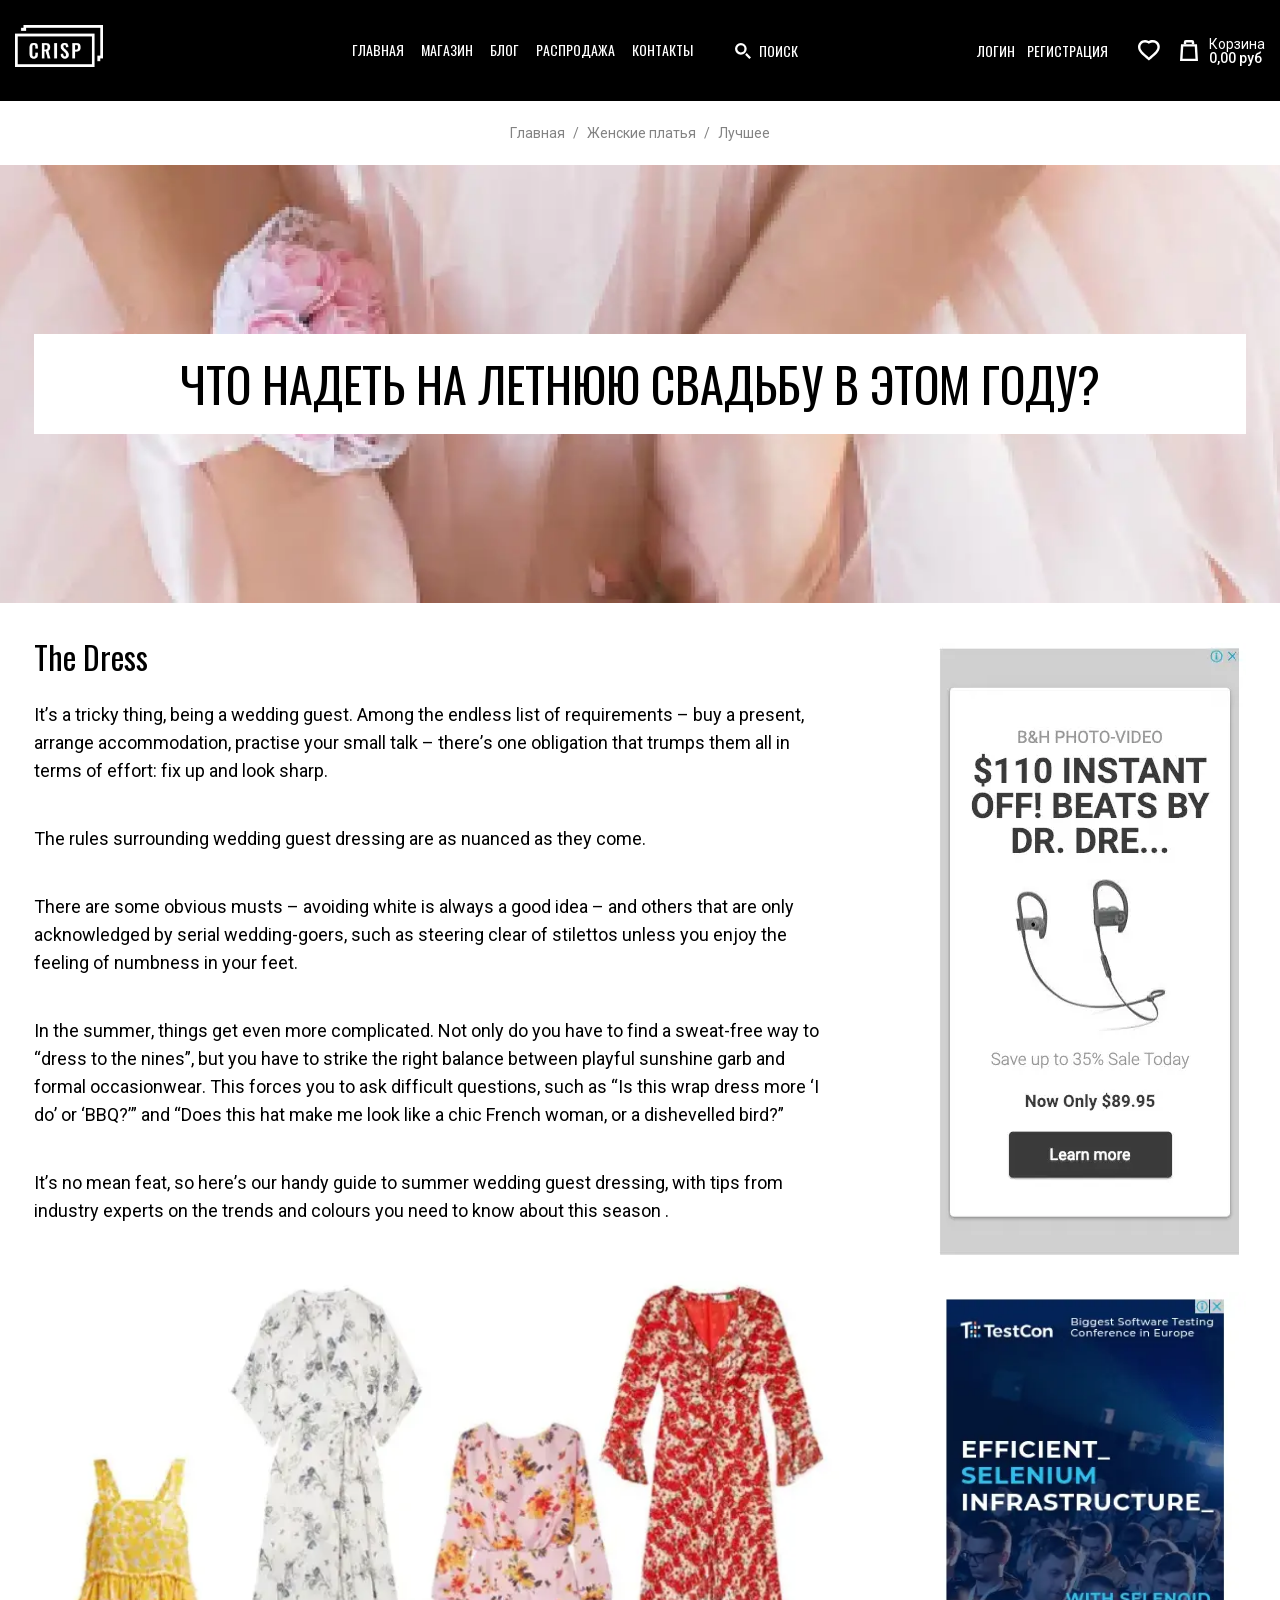
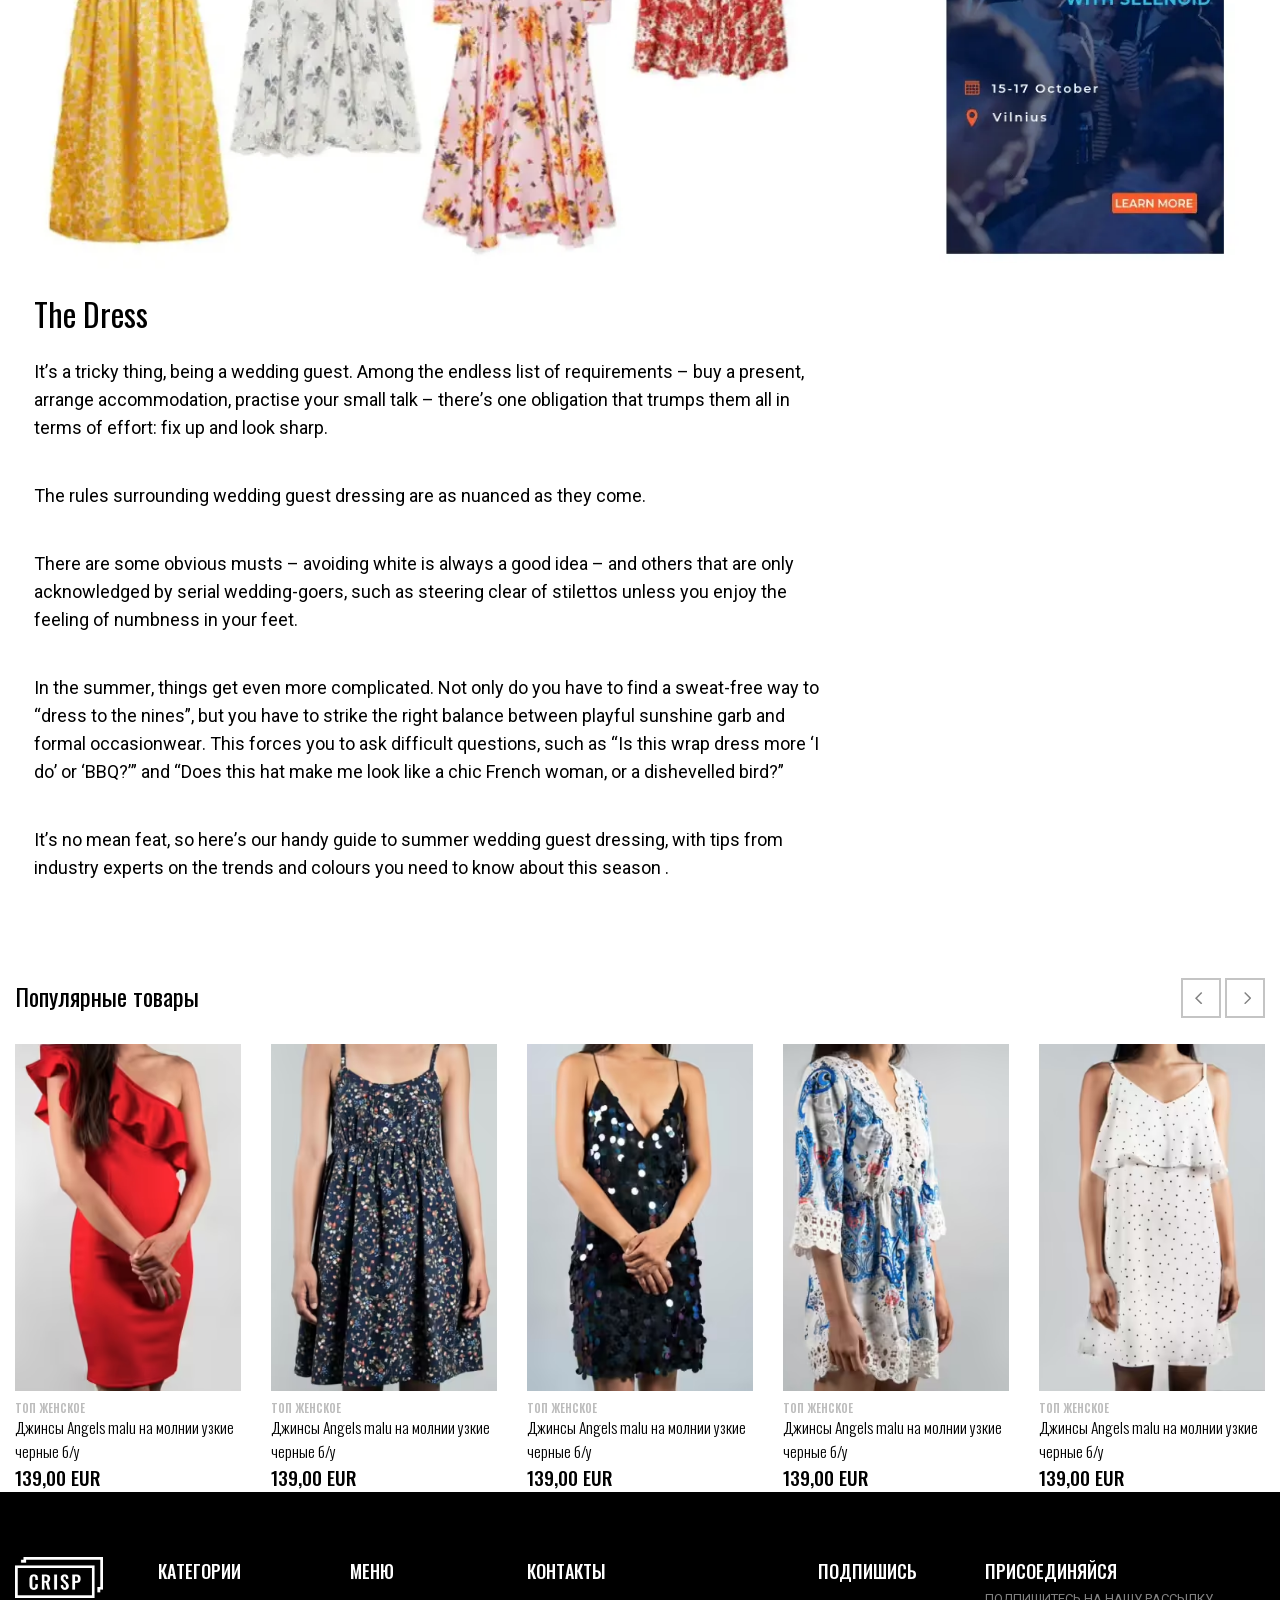
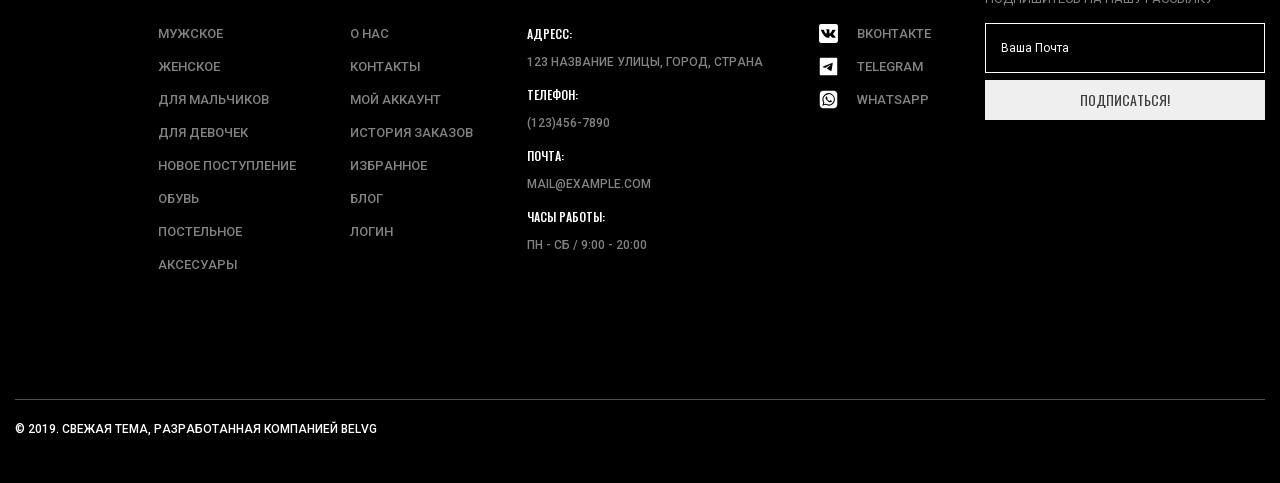
<file: article.html>
<!DOCTYPE html>
<html lang="ru">

<head>
  <meta charset="UTF-8">
  <meta name="viewport" content="width=device-width, initial-scale=1.0">
  <title>CRIPS</title>
  <link rel="stylesheet" href="css/article.min.css">
</head>

<body>
  <div class="wrapper">
    <header class="header">
      <div class="container">
        <div class="header__wrapper">
          <div class="header__column">
            <a class="header__logo logo" href="index.html">
              <picture class="logo__img">
                <source type="image/avif" srcset="images/logo@3x.avif,
                                                  images/logo@2x.avif,
                                                  images/logo.avif">
                <source type="image/webp" srcset="images/logo@3x.webp,
                                                  images/logo@2x.webp,
                                                  images/logo.webp">
                <source type="image/png" srcset="images/logo@3x.png,
                                                 images/logo@2x.png">
                <img src="images/logo.png" alt="grips">
              </picture>
            </a>
          </div>
          <div class="header__column header__menu">
            <button class="menu__btn" type="button" aria-label="меню"><span></span></button>
            <nav class="menu">
              <ul class="menu__list">
                <!-- класс активный только для ссылки на тукующую страницу -->
                <li><a href="index.html" class="_active">главная</a></li>
                <li><a href="catalog-page.html">магазин</a></li>
                <li><a href="article.html">блог</a></li>
                <li><a href="catalog-page.html">распродажа</a></li>
                <li><a href="#">контакты</a></li>
              </ul>
            </nav>
            <form class="header__form form-search" action="#" method="post" data-da=".user-nav, 1100, 0">
              <input class="form-search__input" type="search" name="searchInput" placeholder="Поиск">
              <button class="form-search__btn" type="button" name="searchBtn">поиск</button>
            </form>
          </div>
          <div class="header__column">
            <div class="header__user-nav user-nav">
              <a class="user-nav__link" href="dashboard.html" data-da=".menu__list, 1100">логин</a>
              <a class="user-nav__link" href="create-account.html" data-da=".menu__list, 1100">регистрация</a>
              <a class="user-nav__favorite" href="#" aria-label="избранное">
                <svg xmlns="http://www.w3.org/2000/svg" width="21.8" height="20.59" fill="none">
                  <path
                    d="M10.9 4.1a5.198 5.198 0 013.825-1.7c2.618 0 4.675 1.97 4.675 4.496 0 3.082-2.89 5.607-7.267 9.425L10.9 17.4l-1.232-1.08C5.29 12.504 2.4 9.979 2.4 6.897 2.4 4.37 4.457 2.4 7.075 2.4c1.479 0 2.899.662 3.825 1.7z" />
                  <path
                    d="M10.9 1.042a7.827 7.827 0 012.518-.928A7.48 7.48 0 0114.725 0a7.237 7.237 0 014.102 1.253 6.956 6.956 0 011.825 1.84 6.77 6.77 0 01.958 2.184 6.864 6.864 0 01.174 2.096 7.735 7.735 0 01-.728 2.77c-.412.887-1.018 1.801-1.82 2.744-.63.742-1.46 1.59-2.49 2.544-.613.569-1.624 1.467-3.033 2.696L10.9 20.59l-2.81-2.46a151.22 151.22 0 01-3.036-2.699c-1.03-.954-1.86-1.802-2.49-2.544-.802-.943-1.408-1.857-1.82-2.743a7.736 7.736 0 01-.728-2.772A6.865 6.865 0 01.19 5.276 6.782 6.782 0 012.092 1.97 6.952 6.952 0 014.35.519a7.234 7.234 0 012.725-.52 7.48 7.48 0 013.105.673c.25.113.49.236.72.37zm-.821 2.325A5.223 5.223 0 007.075 2.4C4.457 2.4 2.4 4.37 2.4 6.896c0 3.082 2.89 5.607 7.268 9.425L10.9 17.4l1.232-1.08C16.51 12.504 19.4 9.979 19.4 6.897c0-2.526-2.057-4.496-4.675-4.496a5.22 5.22 0 00-3.004.967 4.934 4.934 0 00-.821.733 4.934 4.934 0 00-.821-.733z"
                    fill="#FFF" fill-rule="evenodd" />
                </svg>
              </a>
              <a class="user-nav__cart-box" href="cart.html">
                <div class="user-nav__icon">
                  <svg xmlns="http://www.w3.org/2000/svg" width="18" height="21.2" fill="none">
                    <path d="M14.737 6.6l.718 12.2H2.545l.718-12.2h11.474zM17 4.2H1L.141 18.8 0 21.2h18l-.141-2.4L17 4.2z"
                      fill="#FFF" fill-rule="evenodd" />
                    <path d="M5 4.2v-2a1 1 0 011-1h6a1 1 0 011 1v2" stroke="#FFF" stroke-width="2.4" />
                  </svg>
                  <!-- активировать если в корзине будут товары -->
                  <!-- <span>2</span> -->
                </div>
                <span class="user-nav__cart-text">Корзина</span>
                <span class="user-nav__cart-price">0,00 руб</span>
              </a>
            </div>
          </div>
        </div>
      </div>
    </header>
    <main class="main">
      <div class="article-page">
        <nav class="breadcrumbs" aria-label="Хлебные крошки">
          <div class="container">
            <ul class="breadcrumbs__list">
              <li class="breadcrumbs__item">
                <a class="breadcrumbs__link" href="index.html">Главная</a>
              </li>
              <li class="breadcrumbs__item">
                <a class="breadcrumbs__link" href="catalog-page.html">Женские платья</a>
              </li>
              <li class="breadcrumbs__item">
                <span class="breadcrumbs__current" aria-current="page">Лучшее</span>
              </li>
            </ul>
          </div>
        </nav>
        <div class="article-page__banner" style="background-image: url('images/article/bg.webp');">
          <div class="container container--small">
            <h1 class="article-page__title">ЧТО НАДЕТЬ НА ЛЕТНЮЮ СВАДЬБУ В ЭТОМ ГОДУ?</h1>
          </div>
        </div>
        <div class="container container--small">
          <div class="article-page__content">
            <div class="article-page__about">
              <h3>The Dress</h3>
              <p>It’s a tricky thing, being a wedding guest.
                Among the endless list of requirements – buy a present, arrange accommodation, practise your small talk
                –
                there’s one
                obligation that trumps them all in terms of effort: fix up and look sharp.</p>
              <p>The rules surrounding wedding guest dressing are as nuanced as they come.</p>
              <p>There are some obvious musts – avoiding white is always a good idea – and others that are only
                acknowledged by serial
                wedding-goers, such as steering clear of stilettos unless you enjoy the feeling of numbness in your
                feet.
              </p>
              <p>In the summer, things get even more complicated. Not only do you have to find a sweat-free way to
                “dress
                to the nines”,
                but you have to strike the right balance between playful sunshine garb and formal occasionwear. This
                forces you to ask
                difficult questions, such as “Is this wrap dress more ‘I do’ or ‘BBQ?’” and “Does this hat make me look
                like a chic
                French woman, or a dishevelled bird?”</p>
              <p>It’s no mean feat, so here’s our handy guide to summer wedding guest dressing, with tips from industry
                experts on the
                trends and colours you need to know about this season .</p>
              <img src="images/article/03.webp" alt="картинка к статье" width="806" height="605">
              <h3>The Dress</h3>
              <p>It’s a tricky thing, being a wedding guest.
                Among the endless list of requirements – buy a present, arrange accommodation, practise your small talk
                –
                there’s one
                obligation that trumps them all in terms of effort: fix up and look sharp.</p>
              <p>The rules surrounding wedding guest dressing are as nuanced as they come.</p>
              <p>There are some obvious musts – avoiding white is always a good idea – and others that are only
                acknowledged by serial
                wedding-goers, such as steering clear of stilettos unless you enjoy the feeling of numbness in your
                feet.
              </p>
              <p>In the summer, things get even more complicated. Not only do you have to find a sweat-free way to
                “dress
                to the nines”,
                but you have to strike the right balance between playful sunshine garb and formal occasionwear. This
                forces you to ask
                difficult questions, such as “Is this wrap dress more ‘I do’ or ‘BBQ?’” and “Does this hat make me look
                like a chic
                French woman, or a dishevelled bird?”</p>
              <p>It’s no mean feat, so here’s our handy guide to summer wedding guest dressing, with tips from industry
                experts on the
                trends and colours you need to know about this season .</p>
            </div>
            <div class="article-page__banners">
              <a class="article-page__link" href="catalog-page.html">
                <img src="images/article/01.webp" alt="реклама" width="307" height="617">
              </a>
              <a class="article-page__link" href="catalog-page.html">
                <img src="images/article/02.webp" alt="реклама" width="307" height="617">
              </a>
            </div>
          </div>
        </div>
      </div>
      <div class="container">
        <div class="slider-products">
          <h2 class="slider-products__title">Популярные товары</h2>
          <div class="slider-products__content swiper">
            <div class="slider-products__wrapper swiper-wrapper">
              <div class="slider-products__slide swiper-slide">
                <a class="product-card" href="product-page.html">
                  <picture class="product-card__img">
                    <source type="image/avif" srcset="images/product-card/05@3x.avif 3x,
                                                                images/product-card/05@2x.avif 2x,
                                                                images/product-card/05.avif">
                    <source type="image/webp" srcset="images/product-card/05@3x.webp 3x,
                                                                images/product-card/05@2x.webp 2x,
                                                                images/product-card/05.webp">
                    <source type="image/jpg" srcset="images/product-card/05@3x.jpg 3x,
                                                               images/product-card/05@2x.jpg 2x">
                    <img src="images/product-card/05.jpg" alt="платье">
                  </picture>
                  <p class="product-card__category">топ женское</p>
                  <p class="product-card__text">Джинсы Angels malu на молнии узкие черные б/у</p>
                  <p class="product-card__price">139,00 EUR</p>
                </a>
              </div>
              <div class="slider-products__slide swiper-slide">
                <a class="product-card" href="product-page.html">
                  <picture class="product-card__img">
                    <source type="image/avif" srcset="images/product-card/03@3x.avif 3x,
                                                              images/product-card/03@2x.avif 2x,
                                                              images/product-card/03.avif">
                    <source type="image/webp" srcset="images/product-card/03@3x.webp 3x,
                                                              images/product-card/03@2x.webp 2x,
                                                              images/product-card/03.webp">
                    <source type="image/jpg" srcset="images/product-card/03@3x.jpg 3x,
                                                             images/product-card/03@2x.jpg 2x">
                    <img src="images/product-card/03.jpg" alt="платье">
                  </picture>
                  <p class="product-card__category">топ женское</p>
                  <p class="product-card__text">Джинсы Angels malu на молнии узкие черные б/у</p>
                  <p class="product-card__price">139,00 EUR</p>
                </a>
              </div>
              <div class="slider-products__slide swiper-slide">
                <a class="product-card" href="product-page.html">
                  <picture class="product-card__img">
                    <source type="image/avif" srcset="images/product-card/06@3x.avif 3x,
                                                              images/product-card/06@2x.avif 2x,
                                                              images/product-card/06.avif">
                    <source type="image/webp" srcset="images/product-card/06@3x.webp 3x,
                                                              images/product-card/06@2x.webp 2x,
                                                              images/product-card/06.webp">
                    <source type="image/jpg" srcset="images/product-card/06@3x.jpg 3x,
                                                             images/product-card/06@2x.jpg 2x">
                    <img src="images/product-card/06.jpg" alt="платье">
                  </picture>
                  <p class="product-card__category">топ женское</p>
                  <p class="product-card__text">Джинсы Angels malu на молнии узкие черные б/у</p>
                  <p class="product-card__price">139,00 EUR</p>
                </a>
              </div>
              <div class="slider-products__slide swiper-slide">
                <a class="product-card" href="product-page.html">
                  <picture class="product-card__img">
                    <source type="image/avif" srcset="images/product-card/01@3x.avif 3x,
                                                              images/product-card/01@2x.avif 2x,
                                                              images/product-card/01.avif">
                    <source type="image/webp" srcset="images/product-card/01@3x.webp 3x,
                                                              images/product-card/01@2x.webp 2x,
                                                              images/product-card/01.webp">
                    <source type="image/jpg" srcset="images/product-card/01@3x.jpg 3x,
                                                             images/product-card/01@2x.jpg 2x">
                    <img src="images/product-card/08.jpg" alt="платье">
                  </picture>
                  <p class="product-card__category">топ женское</p>
                  <p class="product-card__text">Джинсы Angels malu на молнии узкие черные б/у</p>
                  <p class="product-card__price">139,00 EUR</p>
                </a>
              </div>
              <div class="slider-products__slide swiper-slide">
                <a class="product-card" href="product-page.html">
                  <picture class="product-card__img">
                    <source type="image/avif" srcset="images/product-card/08@3x.avif 3x,
                                                              images/product-card/08@2x.avif 2x,
                                                              images/product-card/08.avif">
                    <source type="image/webp" srcset="images/product-card/08@3x.webp 3x,
                                                              images/product-card/08@2x.webp 2x,
                                                              images/product-card/08.webp">
                    <source type="image/jpg" srcset="images/product-card/08@3x.jpg 3x,
                                                             images/product-card/08@2x.jpg 2x">
                    <img src="images/product-card/08.jpg" alt="платье">
                  </picture>
                  <p class="product-card__category">топ женское</p>
                  <p class="product-card__text">Джинсы Angels malu на молнии узкие черные б/у</p>
                  <p class="product-card__price">139,00 EUR</p>
                </a>
              </div>
              <div class="slider-products__slide swiper-slide">
                <a class="product-card" href="product-page.html">
                  <picture class="product-card__img">
                    <source type="image/avif" srcset="images/product-card/03@3x.avif 3x,
                                                              images/product-card/03@2x.avif 2x,
                                                              images/product-card/03.avif">
                    <source type="image/webp" srcset="images/product-card/03@3x.webp 3x,
                                                              images/product-card/03@2x.webp 2x,
                                                              images/product-card/03.webp">
                    <source type="image/jpg" srcset="images/product-card/03@3x.jpg 3x,
                                                             images/product-card/03@2x.jpg 2x">
                    <img src="images/product-card/03.jpg" alt="платье">
                  </picture>
                  <p class="product-card__category">топ женское</p>
                  <p class="product-card__text">Джинсы Angels malu на молнии узкие черные б/у</p>
                  <p class="product-card__price">139,00 EUR</p>
                </a>
              </div>
              <div class="slider-products__slide swiper-slide">
                <a class="product-card" href="product-page.html">
                  <picture class="product-card__img">
                    <source type="image/avif" srcset="images/product-card/06@3x.avif 3x,
                                                              images/product-card/06@2x.avif 2x,
                                                              images/product-card/06.avif">
                    <source type="image/webp" srcset="images/product-card/06@3x.webp 3x,
                                                              images/product-card/06@2x.webp 2x,
                                                              images/product-card/06.webp">
                    <source type="image/jpg" srcset="images/product-card/06@3x.jpg 3x,
                                                             images/product-card/06@2x.jpg 2x">
                    <img src="images/product-card/06.jpg" alt="платье">
                  </picture>
                  <p class="product-card__category">топ женское</p>
                  <p class="product-card__text">Джинсы Angels malu на молнии узкие черные б/у</p>
                  <p class="product-card__price">139,00 EUR</p>
                </a>
              </div>
              <div class="slider-products__slide swiper-slide">
                <a class="product-card" href="product-page.html">
                  <picture class="product-card__img">
                    <source type="image/avif" srcset="images/product-card/01@3x.avif 3x,
                                                              images/product-card/01@2x.avif 2x,
                                                              images/product-card/01.avif">
                    <source type="image/webp" srcset="images/product-card/01@3x.webp 3x,
                                                              images/product-card/01@2x.webp 2x,
                                                              images/product-card/01.webp">
                    <source type="image/jpg" srcset="images/product-card/01@3x.jpg 3x,
                                                             images/product-card/01@2x.jpg 2x">
                    <img src="images/product-card/08.jpg" alt="платье">
                  </picture>
                  <p class="product-card__category">топ женское</p>
                  <p class="product-card__text">Джинсы Angels malu на молнии узкие черные б/у</p>
                  <p class="product-card__price">139,00 EUR</p>
                </a>
              </div>
            </div>
            <button class="slider-products__prev slider-products__btn" type="button" aria-label="предыдущий товар">
              <svg xmlns="http://www.w3.org/2000/svg" width="12.374" height="12.374" fill="none">
                <path d="M6.717.53L1.061 6.187l5.656 5.657" stroke="#828282" stroke-width="1.5"/>
              </svg>
            </button>
            <button class="slider-products__next slider-products__btn" type="button" aria-label="следующий товар">
              <svg xmlns="http://www.w3.org/2000/svg" width="12.303" height="12.303" fill="none">
                <path d="M5.657 11.809l5.656-5.657L5.657.495" stroke="#828282" stroke-width="1.4"/>
              </svg>
            </button>
          </div>
        </div>
      </div>

    </main>
    <footer class="footer">
      <div class="container">
        <div class="footer__content">
          <div class="footer__column">
            <a class="footer__logo logo" href="index.html">
              <picture class="">
                <source type="image/avif" srcset="images/logo@3x.avif,
                                                images/logo@2x.avif,
                                                images/logo.avif">
                <source type="image/webp" srcset="images/logo@3x.webp,
                                                images/logo@2x.webp,
                                                images/logo.webp">
                <source type="image/png" srcset="images/logo@3x.png,
                                               images/logo@2x.png">
                <img src="images/logo.png" alt="grips">
              </picture>
            </a>
          </div>
          <div class="footer__column" data-spollers="900,max">
            <h3 class="footer__title" tabindex="-1" data-spoller>Категории</h3>
            <ul class="footer__list">
              <li><a href="catalog-page.html">мужское</a></li>
              <li><a href="catalog-page.html">женское</a></li>
              <li><a href="catalog-page.html">для мальчиков</a></li>
              <li><a href="catalog-page.html">для девочек</a></li>
              <li><a href="catalog-page.html">новое поступление</a></li>
              <li><a href="catalog-page.html">обувь</a></li>
              <li><a href="catalog-page.html">постельное</a></li>
              <li><a href="catalog-page.html">аксесуары</a></li>
            </ul>
          </div>
          <div class="footer__column" data-spollers="900,max">
            <h3 class="footer__title" tabindex="-1" data-spoller>Меню</h3>
            <ul class="footer__list">
              <li><a href="#">о нас</a></li>
              <li><a href="#">контакты</a></li>
              <li><a href="dashboard.html">мой аккаунт</a></li>
              <li><a href="dashboard.html">история заказов</a></li>
              <li><a href="#">избранное</a></li>
              <li><a href="article.html">блог</a></li>
              <li><a href="dashboard.html">логин</a></li>
            </ul>
          </div>
          <div class="footer__column" data-spollers="900,max">
            <h3 class="footer__title" tabindex="-1" data-spoller>Контакты</h3>
            <dl>
              <div>
                <dt>адресс:</dt>
                <dd>123 название улицы, город, страна</dd>
              </div>
              <div>
                <dt>телефон:</dt>
                <dd><a href="tel:1234567890">(123)456-7890</a></dd>
              </div>
              <div>
                <dt>почта:</dt>
                <dd><a href="mailto:mail@example.com">mail@example.com</a></dd>
              </div>
              <div>
                <dt>часы работы:</dt>
                <dd>пн - сб / 9:00 - 20:00</dd>
              </div>
            </dl>
          </div>
          <div class="footer__column" data-spollers="900,max">
            <h3 class="footer__title" tabindex="-1" data-spoller>подпишись</h3>
            <ul class="footer__list">
              <li><a href="#" class="footer__social">
                  <svg width="800" height="800" viewBox="0 0 20 20" xmlns="http://www.w3.org/2000/svg">
                    <path
                      d="M19 17V3c0-1.1-.903-2-2.005-2H3.005C1.855 1 1 1.853 1 3v14c0 1.148.855 2 2.005 2h13.99A2.008 2.008 0 0019 17zm-3.816-5.393s1.132 1.117 1.411 1.635c.008.011.011.021.014.025.113.19.142.34.085.45-.094.183-.414.275-.523.283h-1.999c-.14 0-.43-.036-.782-.279-.27-.188-.537-.499-.797-.802-.388-.45-.724-.84-1.062-.84a.383.383 0 00-.126.021c-.257.082-.583.447-.583 1.422 0 .305-.24.479-.41.479h-.916c-.312 0-1.937-.109-3.376-1.628-1.766-1.86-3.352-5.591-3.366-5.624-.1-.241.107-.372.332-.372h2.02c.271 0 .358.164.42.311.07.167.334.841.766 1.599.703 1.233 1.136 1.735 1.481 1.735a.378.378 0 00.184-.049c.451-.249.367-1.857.347-2.189 0-.063-.001-.719-.231-1.034-.166-.228-.447-.315-.617-.348a.738.738 0 01.266-.226C8.031 6.022 8.588 6 9.142 6h.308c.601.008.757.047.974.102.439.105.448.39.409 1.36-.011.276-.023.589-.023.956 0 .079-.003.166-.003.256-.014.496-.03 1.057.32 1.287a.289.289 0 00.151.044c.122 0 .487 0 1.476-1.697.435-.749.77-1.633.793-1.699a.528.528 0 01.148-.183.347.347 0 01.166-.039h2.375c.26 0 .436.039.469.138.057.159-.011.644-1.096 2.11l-.483.64c-.984 1.288-.984 1.354.058 2.332z" />
                  </svg>
                  вконтакте
                </a>
              </li>
              <li>
                <a href="#" class="footer__social">
                  <svg width="800" height="800" viewBox="0 0 24 24" xmlns="http://www.w3.org/2000/svg">
                    <path
                      d="M21 2H3a1 1 0 00-1 1v18a1 1 0 001 1h18a1 1 0 001-1V3a1 1 0 00-1-1zm-4.723 9.855c-.346 2.168-.722 4.538-.722 4.538s-.058.665-.549.78a2.369 2.369 0 01-1.445-.52c-.116-.087-2.168-1.387-2.919-2.023a.547.547 0 01.029-.925 111.39 111.39 0 003.034-2.89c.347-.347.694-1.156-.751-.173-2.052 1.416-4.075 2.745-4.075 2.745a1.7 1.7 0 01-1.33.029c-.867-.26-1.878-.607-1.878-.607s-.694-.433.491-.9c0 0 5-2.052 6.734-2.774.665-.289 2.919-1.214 2.919-1.214s1.041-.405.954.578c-.029.409-.26 1.825-.492 3.356z" />
                  </svg>
                  telegram
                </a>
              </li>
              <li>
                <a href="#" class="footer__social">
                  <svg width="800" height="800" viewBox="0 0 24 24" xmlns="http://www.w3.org/2000/svg" data-name="Layer 1">
                    <path
                      d="M22 6.55a12.61 12.61 0 00-.1-1.29 4.29 4.29 0 00-.37-1.08 3.66 3.66 0 00-.71-1 3.91 3.91 0 00-1-.71 4.28 4.28 0 00-1.08-.36A10.21 10.21 0 0017.46 2H6.55a12.61 12.61 0 00-1.29.1 4.29 4.29 0 00-1.08.37 3.66 3.66 0 00-1 .71 3.91 3.91 0 00-.71 1 4.28 4.28 0 00-.36 1.08A10.21 10.21 0 002 6.54v10.91a12.61 12.61 0 00.1 1.29 4.29 4.29 0 00.37 1.08 3.66 3.66 0 00.71 1 3.91 3.91 0 001 .71 4.28 4.28 0 001.08.36 10.21 10.21 0 001.28.11h10.91a12.61 12.61 0 001.29-.1 4.29 4.29 0 001.08-.37 3.66 3.66 0 001-.71 3.91 3.91 0 00.71-1 4.28 4.28 0 00.36-1.08 10.21 10.21 0 00.11-1.28V6.55zM12.23 19a7.12 7.12 0 01-3.43-.9l-3.8 1 1-3.72a7.11 7.11 0 01-1-3.58 7.18 7.18 0 117.23 7.2zm0-13.13A6 6 0 007.18 15l.14.23-.6 2.19L9 16.8l.22.13a6 6 0 003 .83 6 6 0 006-6 6 6 0 00-6-6zm3.5 8.52a1.82 1.82 0 01-1.21.85 2.33 2.33 0 01-1.12-.07 8.9 8.9 0 01-1-.38 8 8 0 01-3.06-2.7 3.48 3.48 0 01-.73-1.85 2 2 0 01.63-1.5.65.65 0 01.48-.22H10c.11 0 .26 0 .4.31s.51 1.24.56 1.33a.34.34 0 010 .31 1.14 1.14 0 01-.18.3c-.09.11-.19.24-.27.32s-.18.18-.08.36a5.56 5.56 0 001 1.24 5 5 0 001.44.89c.18.09.29.08.39 0s.45-.52.57-.7.24-.15.4-.09 1.05.49 1.23.58.29.13.34.21a1.56 1.56 0 01-.07.78z" />
                  </svg>
                  whatsapp
                </a>
              </li>
            </ul>
          </div>
          <div class="footer__column">
            <h3 class="footer__title-form">
              присоединяйся
            </h3>
            <p class="footer__text">Подпишитесь на нашу рассылку</p>
            <form class="footer__form form-subscribe" action="#" method="post">
              <input class="form-subscribe__input" type="email" name="formSubscribeMail" placeholder="Ваша почта">
              <button class="form-subscribe__btn" type="submit">подписаться!</button>
            </form>
          </div>
        </div>
        <div class="footer__copy">
          © 2019. Свежая тема, разработанная компанией Belvg
        </div>
      </div>
    </footer>
  </div>
  <script src="js/article.min.js"></script>
</body>

</html>
</file>
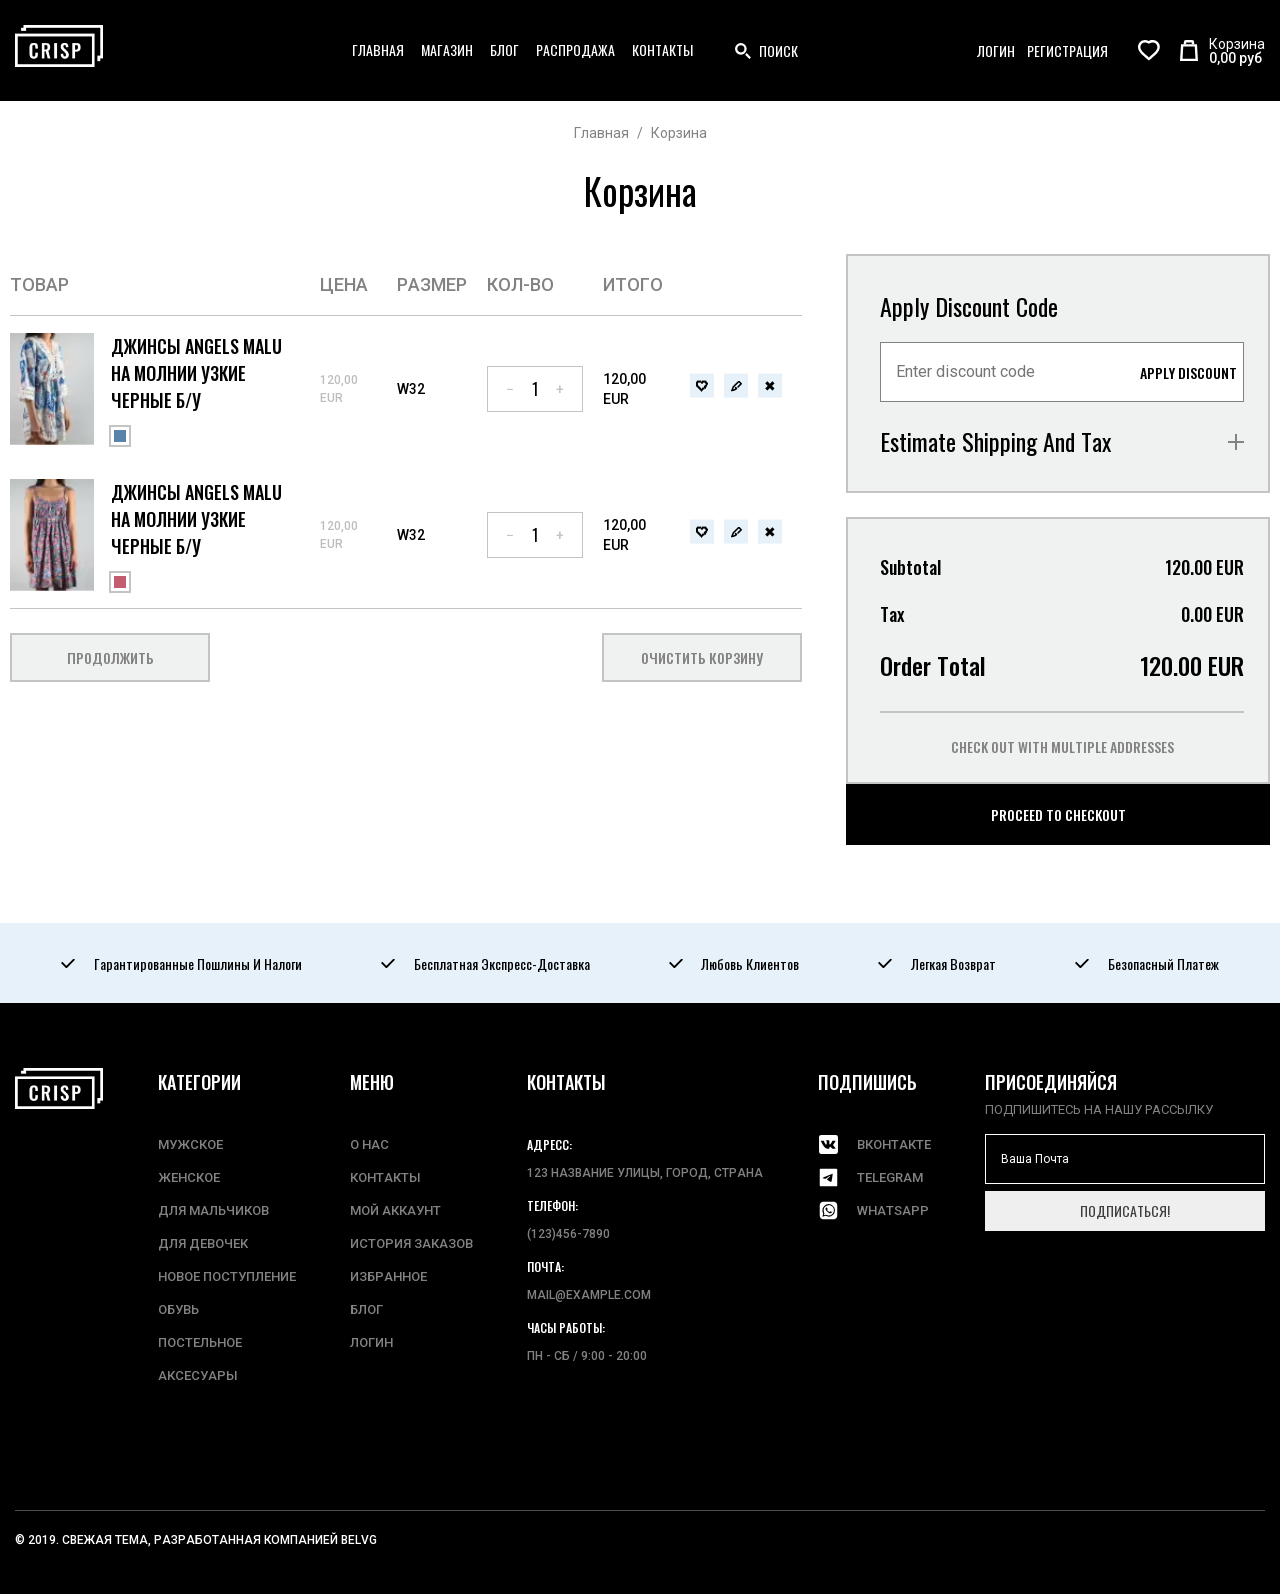
<file: cart.html>
<!DOCTYPE html>
<html lang="ru">

<head>
  <meta charset="UTF-8">
  <meta name="viewport" content="width=device-width, initial-scale=1.0">
  <title>CRIPS</title>
  <link rel="stylesheet" href="css/cart.min.css">
</head>

<body>
  <div class="wrapper">
    <header class="header">
      <div class="container">
        <div class="header__wrapper">
          <div class="header__column">
            <a class="header__logo logo" href="index.html">
              <picture class="logo__img">
                <source type="image/avif" srcset="images/logo@3x.avif,
                                                  images/logo@2x.avif,
                                                  images/logo.avif">
                <source type="image/webp" srcset="images/logo@3x.webp,
                                                  images/logo@2x.webp,
                                                  images/logo.webp">
                <source type="image/png" srcset="images/logo@3x.png,
                                                 images/logo@2x.png">
                <img src="images/logo.png" alt="grips">
              </picture>
            </a>
          </div>
          <div class="header__column header__menu">
            <button class="menu__btn" type="button" aria-label="меню"><span></span></button>
            <nav class="menu">
              <ul class="menu__list">
                <!-- класс активный только для ссылки на тукующую страницу -->
                <li><a href="index.html" class="_active">главная</a></li>
                <li><a href="catalog-page.html">магазин</a></li>
                <li><a href="article.html">блог</a></li>
                <li><a href="catalog-page.html">распродажа</a></li>
                <li><a href="#">контакты</a></li>
              </ul>
            </nav>
            <form class="header__form form-search" action="#" method="post" data-da=".user-nav, 1100, 0">
              <input class="form-search__input" type="search" name="searchInput" placeholder="Поиск">
              <button class="form-search__btn" type="button" name="searchBtn">поиск</button>
            </form>
          </div>
          <div class="header__column">
            <div class="header__user-nav user-nav">
              <a class="user-nav__link" href="dashboard.html" data-da=".menu__list, 1100">логин</a>
              <a class="user-nav__link" href="create-account.html" data-da=".menu__list, 1100">регистрация</a>
              <a class="user-nav__favorite" href="#" aria-label="избранное">
                <svg xmlns="http://www.w3.org/2000/svg" width="21.8" height="20.59" fill="none">
                  <path
                    d="M10.9 4.1a5.198 5.198 0 013.825-1.7c2.618 0 4.675 1.97 4.675 4.496 0 3.082-2.89 5.607-7.267 9.425L10.9 17.4l-1.232-1.08C5.29 12.504 2.4 9.979 2.4 6.897 2.4 4.37 4.457 2.4 7.075 2.4c1.479 0 2.899.662 3.825 1.7z" />
                  <path
                    d="M10.9 1.042a7.827 7.827 0 012.518-.928A7.48 7.48 0 0114.725 0a7.237 7.237 0 014.102 1.253 6.956 6.956 0 011.825 1.84 6.77 6.77 0 01.958 2.184 6.864 6.864 0 01.174 2.096 7.735 7.735 0 01-.728 2.77c-.412.887-1.018 1.801-1.82 2.744-.63.742-1.46 1.59-2.49 2.544-.613.569-1.624 1.467-3.033 2.696L10.9 20.59l-2.81-2.46a151.22 151.22 0 01-3.036-2.699c-1.03-.954-1.86-1.802-2.49-2.544-.802-.943-1.408-1.857-1.82-2.743a7.736 7.736 0 01-.728-2.772A6.865 6.865 0 01.19 5.276 6.782 6.782 0 012.092 1.97 6.952 6.952 0 014.35.519a7.234 7.234 0 012.725-.52 7.48 7.48 0 013.105.673c.25.113.49.236.72.37zm-.821 2.325A5.223 5.223 0 007.075 2.4C4.457 2.4 2.4 4.37 2.4 6.896c0 3.082 2.89 5.607 7.268 9.425L10.9 17.4l1.232-1.08C16.51 12.504 19.4 9.979 19.4 6.897c0-2.526-2.057-4.496-4.675-4.496a5.22 5.22 0 00-3.004.967 4.934 4.934 0 00-.821.733 4.934 4.934 0 00-.821-.733z"
                    fill="#FFF" fill-rule="evenodd" />
                </svg>
              </a>
              <a class="user-nav__cart-box" href="cart.html">
                <div class="user-nav__icon">
                  <svg xmlns="http://www.w3.org/2000/svg" width="18" height="21.2" fill="none">
                    <path d="M14.737 6.6l.718 12.2H2.545l.718-12.2h11.474zM17 4.2H1L.141 18.8 0 21.2h18l-.141-2.4L17 4.2z"
                      fill="#FFF" fill-rule="evenodd" />
                    <path d="M5 4.2v-2a1 1 0 011-1h6a1 1 0 011 1v2" stroke="#FFF" stroke-width="2.4" />
                  </svg>
                  <!-- активировать если в корзине будут товары -->
                  <!-- <span>2</span> -->
                </div>
                <span class="user-nav__cart-text">Корзина</span>
                <span class="user-nav__cart-price">0,00 руб</span>
              </a>
            </div>
          </div>
        </div>
      </div>
    </header>
    <main class="main">
      <div class="cart-page">
        <!-- хлебные крошки -->
        <nav class="breadcrumbs" aria-label="Хлебные крошки">
          <div class="container">
            <ul class="breadcrumbs__list">
              <li class="breadcrumbs__item">
                <a class="breadcrumbs__link" href="index.html">Главная</a>
              </li>
              <li class="breadcrumbs__item">
                <span class="breadcrumbs__current" aria-current="page">Корзина</span>
              </li>
            </ul>
          </div>
        </nav>
        <!-- заголовок -->
        <h2 class="cart-page__title">
          Корзина
        </h2>
        <!-- основная часть -->
        <div class="cart-page__content cart-content">
          <div class="cart-content__products">
            <!-- блок товаров в корзине -->
            <table class="cart-table">
              <!-- наименования столбоц по категориям -->
              <thead class="cart-table__head">
                <tr class="cart-table__row">
                  <th class="cart-table__cell cart-table__cell--head">Товар</th>
                  <th class="cart-table__cell cart-table__cell--head">Цена</th>
                  <th class="cart-table__cell cart-table__cell--head">Размер</th>
                  <th class="cart-table__cell cart-table__cell--head">Кол-во</th>
                  <th class="cart-table__cell cart-table__cell--head">Итого</th>
                  <th class="cart-table__cell cart-table__cell--head"></th>
                </tr>
              </thead>
              <tbody class="cart-table__body">
                <!-- единица товара -->
                <tr class="cart-table__row cart-item">
                  <td class="cart-table__cell cart-item__info">
                    <div class="cart-item__product">
                      <picture class="cart-item__image">
                        <source type="image/avif" srcset="images/cart/01.avif">
                        <source type="image/webp" srcset="images/cart/01.webp">
                        <img src="images/cart/01.jpeg" alt="платье">
                      </picture>
                      <div class="cart-item__details">
                        <div class="cart-item__title">
                          Джинсы Angels malu на молнии узкие черные б/у
                        </div>
                        <div class="cart-item__color" style="background-color: #5884AA;"></div>
                      </div>
                    </div>
                  </td>
                  <td class="cart-table__cell cart-item__price">120,00 EUR</td>
                  <td class="cart-table__cell cart-item__size">W32</td>
                  <td class="cart-table__cell cart-item__quantity">
                    <div class="quantity">
                      <button class="quantity__btn" aria-label="уменьшить">−</button>
                      <span class="quantity__value">1</span>
                      <button class="quantity__btn" aria-label="увеличить">+</button>
                    </div>
                  </td>
                  <td class="cart-table__cell cart-item__total">120,00 EUR</td>
                  <td class="cart-table__cell cart-item__actions">
                    <button class="cart-item__action cart-item__action--wishlist" title="Add to Wishlist">
                      <img src="images/icons/fav-black.png" alt="">
                    </button>
                    <button class="cart-item__action cart-item__action--edit" title="Edit">
                      <img src="images/icons/reducts.svg" alt="">
                    </button>
                    <button class="cart-item__action cart-item__action--remove" title="Remove">✖</button>
                  </td>
                </tr>
            
                <!-- единица товара -->
                <tr class="cart-table__row cart-item">
                  <td class="cart-table__cell cart-item__info">
                    <div class="cart-item__product">
                      <picture class="cart-item__image">
                        <source type="image/avif" srcset="images/cart/02.avif">
                        <source type="image/webp" srcset="images/cart/02.webp">
                        <img src="images/cart/02.jpeg" alt="платье">
                      </picture>
                      <div class="cart-item__details">
                        <div class="cart-item__title">
                          Джинсы Angels malu на молнии узкие черные б/у
                        </div>
                        <div class="cart-item__color" style="background-color: #C35C71;"></div>
                      </div>
                    </div>
                  </td>
                  <td class="cart-table__cell cart-item__price">120,00 EUR</td>
                  <td class="cart-table__cell cart-item__size">W32</td>
                  <td class="cart-table__cell cart-item__quantity">
                    <div class="quantity">
                      <button class="quantity__btn" aria-label="уменьшить">−</button>
                      <span class="quantity__value">1</span>
                      <button class="quantity__btn" aria-label="увеличить">+</button>
                    </div>
                  </td>
                  <td class="cart-table__cell cart-item__total">120,00 EUR</td>
                  <td class="cart-table__cell cart-item__actions">
                    <button class="cart-item__action cart-item__action--wishlist" title="Add to Wishlist">
                      <img src="images/icons/fav-black.png" alt="">
                    </button>
                    <button class="cart-item__action cart-item__action--edit" title="Edit">
                      <img src="images/icons/reducts.svg" alt="">
                    </button>
                    <button class="cart-item__action cart-item__action--remove" title="Remove">✖</button>
                  </td>
                </tr>
            
              </tbody>
            </table>
            
            <!-- блок с карточками для mobile -->
            <div class="cart-items">
              <div class="cart-item">
                <div class="cart-item__product">
                  <picture class="cart-item__image">
                    <source type="image/avif" srcset="images/cart/01.avif">
                    <source type="image/webp" srcset="images/cart/01.webp">
                    <img src="images/cart/01.jpeg" alt="платье">
                  </picture>
                  <div class="cart-item__details">
                    <div class="cart-item__title">
                      Angels malu zip jeans slim black used
                    </div>
                    <div class="cart-item__size"><span>Size:</span> W31/L34</div>
                    <div class="cart-item__art"><span>Art.No:</span> 434536465</div>
                    <div class="cart-item__color-wrap">
                      <span>Color:</span>
                      <div class="cart-item__color" style="background-color: #5884AA;"></div>
                    </div>
                  </div>
                  <div class="cart-item__actions">
                    <button class="cart-item__action cart-item__action--remove" aria-label="удалить из козины">✖</button>
                    <button class="cart-item__action cart-item__action--edit" aria-label="изменить">
                      <img src="images/icons/reducts.svg" alt="">
                    </button>
                    <button class="cart-item__action cart-item__action--wishlist" aria-label="добавть в избранное">
                      <img src="images/icons/fav-black.png" alt="">
                    </button>
                  </div>
                </div>
                <div class="cart-item__footer">
                  <div class="cart-item__quantity">
                    <h3 class="cart-item__quantity-title">Quantity</h3>
                    <div class="quantity">
                      <button class="quantity__btn" aria-label="уменьшить">−</button>
                      <span class="quantity__value">1</span>
                      <button class="quantity__btn" aria-label="увеличить">+</button>
                    </div>
                  </div>
            
                  <div class="cart-item__price">
                    Price: <span>90,00 EUR</span>
                  </div>
                </div>
              </div>
            
              <div class="cart-item">
                <div class="cart-item__product">
                  <picture class="cart-item__image">
                    <source type="image/avif" srcset="images/cart/02.avif">
                    <source type="image/webp" srcset="images/cart/02.webp">
                    <img src="images/cart/02.jpeg" alt="платье">
                  </picture>
                  <div class="cart-item__details">
                    <div class="cart-item__title">
                      Angels malu zip jeans slim black used
                    </div>
                    <div class="cart-item__size"><span>Size:</span> W31/L34</div>
                    <div class="cart-item__art"><span>Art.No:</span> 434536465</div>
                    <div class="cart-item__color-wrap">
                      <span>Color:</span>
                      <div class="cart-item__color" style="background-color: #C35C71;"></div>
                    </div>
                  </div>
                  <div class="cart-item__actions">
                  <button class="cart-item__action cart-item__action--remove" aria-label="удалить из козины">✖</button>
                  <button class="cart-item__action cart-item__action--edit" aria-label="изменить">
                    <img src="images/icons/reducts.svg" alt="">
                  </button>
                  <button class="cart-item__action cart-item__action--wishlist" aria-label="добавть в избранное">
                    <img src="images/icons/fav-black.png" alt="">
                  </button>
                  </div>
                </div>
            
                <div class="cart-item__footer">
                  <div class="cart-item__quantity">
                    <h3 class="cart-item__quantity-title">Quantity</h3>
                    <div class="quantity">
                      <button class="quantity__btn">−</button>
                      <span class="quantity__value">1</span>
                      <button class="quantity__btn">+</button>
                    </div>
                  </div>
            
                  <div class="cart-item__price">
                    Price: <span>90,00 EUR</span>
                  </div>
                </div>
              </div>
            </div>
            
            <div class="cart-controls">
              <button class="cart-controls__btn cart-controls__btn--continue" aria-label="продолжить">Продолжить</button>
              <button class="cart-controls__btn cart-controls__btn--clear" aria-label="очистить корзину">Очистить корзину</button>
            </div>
          </div>
          <div class="cart-content__pay">
            <!-- блок формы в корзине -->
            <section class="cart-form">
              <div class="cart-form__content">
                <!-- Блок с дисконтом -->
                <div class="cart-form__section cart-form__section--discount">
                  <h2 class="cart-form__title">Apply Discount Code</h2>
                  <form class="cart-form__discount-form" action="#" method="post">
                    <input type="text" class="cart-form__input" placeholder="Enter discount code" name="discount-code">
                    <button type="submit" class="cart-form__button">Apply Discount</button>
                  </form>
                </div>
            
                <!-- Блок с доставкой -->
                <div class="cart-form__section cart-form__section--shipping" data-spollers>
                  <h2 class="cart-form__title cart-form__title--spoller" data-spoller>Estimate Shipping and Tax</h2>
            
                  <form class="cart-form__shipping-form" action="#" method="post">
                    <p class="cart-form__note">Enter your destination to get a shipping estimate.</p>
                    <label class="cart-form__label">
                      <span class="cart-form__required">Country</span>
                      <select name="country" class="cart-form__select">
                        <option value="us">United States</option>
                        <option value="uk">United Kingdom</option>
                        <option value="de">Germany</option>
                      </select>
                    </label>
            
                    <label class="cart-form__label">
                      <span class="cart-form__required">State/Province</span>
                      <select name="state" class="cart-form__select">
                        <option value="alaska">Alaska</option>
                        <option value="california">California</option>
                        <option value="ny">New York</option>
                      </select>
                    </label>
            
                    <label class="cart-form__label">
                      Zip/Postal Code
                      <input type="text" name="zipcode" class="cart-form__input">
                    </label>
            
                    <!-- Варианты доставки -->
                    <fieldset class="cart-form__shipping-options">
                      <legend class="cart-form__legend">Flat Rate</legend>
                      <label class="cart-form__radio">
                        <input class="cart-form__radio-input" type="radio" name="shipping" value="5" checked>
                        <span class="cart-form__radio-check"></span>
                        Fixed 5.00 EUR
                      </label>
                    </fieldset>
            
                    <fieldset class="cart-form__shipping-options">
                      <legend class="cart-form__legend">Best Way</legend>
                      <label class="cart-form__radio">
                        <input class="cart-form__radio-input" type="radio" name="shipping" value="10">
                        <span class="cart-form__radio-check"></span>
                        Table Rate 10.00 EUR
                      </label>
                    </fieldset>
                  </form>
                </div>
              </div>
              <!-- Итоги -->
              <div class="cart-form__section cart-form__section--summary">
                <div class="cart-form__section-content">
                  <div class="cart-form__summary-row">
                    <span class="cart-form__summary-label">Subtotal</span>
                    <span class="cart-form__summary-value">120.00 EUR</span>
                  </div>
                  <div class="cart-form__summary-row">
                    <span class="cart-form__summary-label">Tax</span>
                    <span class="cart-form__summary-value">0.00 EUR</span>
                  </div>
                  <div class="cart-form__summary-row cart-form__summary-row--total">
                    <span class="cart-form__summary-label">Order Total</span>
                    <span class="cart-form__summary-value">120.00 EUR</span>
                  </div>
                  <p class="cart-form__summary-text">Check Out with Multiple Addresses</p>
                </div>
                <button type="button" class="cart-form__checkout-button">
                  Proceed to Checkout
                </button>
              </div>
            </section>
          </div>
        </div>
      </div>
    </main>
    <section class="advantages">
      <div class="container">
        <div class="advantages__wrapper">
          <ul class="advantages__list">
            <li class="advantages__list-item">
              <a class="advantages__list-link" href="#">
                Гарантированные пошлины и налоги
              </a>
            </li>
            <li class="advantages__list-item">
              <a class="advantages__list-link" href="#">
                Бесплатная Экспресс-доставка
              </a>
            </li>
            <li class="advantages__list-item">
              <a class="advantages__list-link" href="#">
                Любовь клиентов
              </a>
            </li>
            <li class="advantages__list-item">
              <a class="advantages__list-link" href="#">
                Легкая возврат
              </a>
            <li class="advantages__list-item">
              <a class="advantages__list-link" href="#">
                Безопасный платеж
              </a>
            </li>
          </ul>
        </div>
      </div>
    </section>
    <footer class="footer">
      <div class="container">
        <div class="footer__content">
          <div class="footer__column">
            <a class="footer__logo logo" href="index.html">
              <picture class="">
                <source type="image/avif" srcset="images/logo@3x.avif,
                                                images/logo@2x.avif,
                                                images/logo.avif">
                <source type="image/webp" srcset="images/logo@3x.webp,
                                                images/logo@2x.webp,
                                                images/logo.webp">
                <source type="image/png" srcset="images/logo@3x.png,
                                               images/logo@2x.png">
                <img src="images/logo.png" alt="grips">
              </picture>
            </a>
          </div>
          <div class="footer__column" data-spollers="900,max">
            <h3 class="footer__title" tabindex="-1" data-spoller>Категории</h3>
            <ul class="footer__list">
              <li><a href="catalog-page.html">мужское</a></li>
              <li><a href="catalog-page.html">женское</a></li>
              <li><a href="catalog-page.html">для мальчиков</a></li>
              <li><a href="catalog-page.html">для девочек</a></li>
              <li><a href="catalog-page.html">новое поступление</a></li>
              <li><a href="catalog-page.html">обувь</a></li>
              <li><a href="catalog-page.html">постельное</a></li>
              <li><a href="catalog-page.html">аксесуары</a></li>
            </ul>
          </div>
          <div class="footer__column" data-spollers="900,max">
            <h3 class="footer__title" tabindex="-1" data-spoller>Меню</h3>
            <ul class="footer__list">
              <li><a href="#">о нас</a></li>
              <li><a href="#">контакты</a></li>
              <li><a href="dashboard.html">мой аккаунт</a></li>
              <li><a href="dashboard.html">история заказов</a></li>
              <li><a href="#">избранное</a></li>
              <li><a href="article.html">блог</a></li>
              <li><a href="dashboard.html">логин</a></li>
            </ul>
          </div>
          <div class="footer__column" data-spollers="900,max">
            <h3 class="footer__title" tabindex="-1" data-spoller>Контакты</h3>
            <dl>
              <div>
                <dt>адресс:</dt>
                <dd>123 название улицы, город, страна</dd>
              </div>
              <div>
                <dt>телефон:</dt>
                <dd><a href="tel:1234567890">(123)456-7890</a></dd>
              </div>
              <div>
                <dt>почта:</dt>
                <dd><a href="mailto:mail@example.com">mail@example.com</a></dd>
              </div>
              <div>
                <dt>часы работы:</dt>
                <dd>пн - сб / 9:00 - 20:00</dd>
              </div>
            </dl>
          </div>
          <div class="footer__column" data-spollers="900,max">
            <h3 class="footer__title" tabindex="-1" data-spoller>подпишись</h3>
            <ul class="footer__list">
              <li><a href="#" class="footer__social">
                  <svg width="800" height="800" viewBox="0 0 20 20" xmlns="http://www.w3.org/2000/svg">
                    <path
                      d="M19 17V3c0-1.1-.903-2-2.005-2H3.005C1.855 1 1 1.853 1 3v14c0 1.148.855 2 2.005 2h13.99A2.008 2.008 0 0019 17zm-3.816-5.393s1.132 1.117 1.411 1.635c.008.011.011.021.014.025.113.19.142.34.085.45-.094.183-.414.275-.523.283h-1.999c-.14 0-.43-.036-.782-.279-.27-.188-.537-.499-.797-.802-.388-.45-.724-.84-1.062-.84a.383.383 0 00-.126.021c-.257.082-.583.447-.583 1.422 0 .305-.24.479-.41.479h-.916c-.312 0-1.937-.109-3.376-1.628-1.766-1.86-3.352-5.591-3.366-5.624-.1-.241.107-.372.332-.372h2.02c.271 0 .358.164.42.311.07.167.334.841.766 1.599.703 1.233 1.136 1.735 1.481 1.735a.378.378 0 00.184-.049c.451-.249.367-1.857.347-2.189 0-.063-.001-.719-.231-1.034-.166-.228-.447-.315-.617-.348a.738.738 0 01.266-.226C8.031 6.022 8.588 6 9.142 6h.308c.601.008.757.047.974.102.439.105.448.39.409 1.36-.011.276-.023.589-.023.956 0 .079-.003.166-.003.256-.014.496-.03 1.057.32 1.287a.289.289 0 00.151.044c.122 0 .487 0 1.476-1.697.435-.749.77-1.633.793-1.699a.528.528 0 01.148-.183.347.347 0 01.166-.039h2.375c.26 0 .436.039.469.138.057.159-.011.644-1.096 2.11l-.483.64c-.984 1.288-.984 1.354.058 2.332z" />
                  </svg>
                  вконтакте
                </a>
              </li>
              <li>
                <a href="#" class="footer__social">
                  <svg width="800" height="800" viewBox="0 0 24 24" xmlns="http://www.w3.org/2000/svg">
                    <path
                      d="M21 2H3a1 1 0 00-1 1v18a1 1 0 001 1h18a1 1 0 001-1V3a1 1 0 00-1-1zm-4.723 9.855c-.346 2.168-.722 4.538-.722 4.538s-.058.665-.549.78a2.369 2.369 0 01-1.445-.52c-.116-.087-2.168-1.387-2.919-2.023a.547.547 0 01.029-.925 111.39 111.39 0 003.034-2.89c.347-.347.694-1.156-.751-.173-2.052 1.416-4.075 2.745-4.075 2.745a1.7 1.7 0 01-1.33.029c-.867-.26-1.878-.607-1.878-.607s-.694-.433.491-.9c0 0 5-2.052 6.734-2.774.665-.289 2.919-1.214 2.919-1.214s1.041-.405.954.578c-.029.409-.26 1.825-.492 3.356z" />
                  </svg>
                  telegram
                </a>
              </li>
              <li>
                <a href="#" class="footer__social">
                  <svg width="800" height="800" viewBox="0 0 24 24" xmlns="http://www.w3.org/2000/svg" data-name="Layer 1">
                    <path
                      d="M22 6.55a12.61 12.61 0 00-.1-1.29 4.29 4.29 0 00-.37-1.08 3.66 3.66 0 00-.71-1 3.91 3.91 0 00-1-.71 4.28 4.28 0 00-1.08-.36A10.21 10.21 0 0017.46 2H6.55a12.61 12.61 0 00-1.29.1 4.29 4.29 0 00-1.08.37 3.66 3.66 0 00-1 .71 3.91 3.91 0 00-.71 1 4.28 4.28 0 00-.36 1.08A10.21 10.21 0 002 6.54v10.91a12.61 12.61 0 00.1 1.29 4.29 4.29 0 00.37 1.08 3.66 3.66 0 00.71 1 3.91 3.91 0 001 .71 4.28 4.28 0 001.08.36 10.21 10.21 0 001.28.11h10.91a12.61 12.61 0 001.29-.1 4.29 4.29 0 001.08-.37 3.66 3.66 0 001-.71 3.91 3.91 0 00.71-1 4.28 4.28 0 00.36-1.08 10.21 10.21 0 00.11-1.28V6.55zM12.23 19a7.12 7.12 0 01-3.43-.9l-3.8 1 1-3.72a7.11 7.11 0 01-1-3.58 7.18 7.18 0 117.23 7.2zm0-13.13A6 6 0 007.18 15l.14.23-.6 2.19L9 16.8l.22.13a6 6 0 003 .83 6 6 0 006-6 6 6 0 00-6-6zm3.5 8.52a1.82 1.82 0 01-1.21.85 2.33 2.33 0 01-1.12-.07 8.9 8.9 0 01-1-.38 8 8 0 01-3.06-2.7 3.48 3.48 0 01-.73-1.85 2 2 0 01.63-1.5.65.65 0 01.48-.22H10c.11 0 .26 0 .4.31s.51 1.24.56 1.33a.34.34 0 010 .31 1.14 1.14 0 01-.18.3c-.09.11-.19.24-.27.32s-.18.18-.08.36a5.56 5.56 0 001 1.24 5 5 0 001.44.89c.18.09.29.08.39 0s.45-.52.57-.7.24-.15.4-.09 1.05.49 1.23.58.29.13.34.21a1.56 1.56 0 01-.07.78z" />
                  </svg>
                  whatsapp
                </a>
              </li>
            </ul>
          </div>
          <div class="footer__column">
            <h3 class="footer__title-form">
              присоединяйся
            </h3>
            <p class="footer__text">Подпишитесь на нашу рассылку</p>
            <form class="footer__form form-subscribe" action="#" method="post">
              <input class="form-subscribe__input" type="email" name="formSubscribeMail" placeholder="Ваша почта">
              <button class="form-subscribe__btn" type="submit">подписаться!</button>
            </form>
          </div>
        </div>
        <div class="footer__copy">
          © 2019. Свежая тема, разработанная компанией Belvg
        </div>
      </div>
    </footer>
  </div>
  <script src="js/cart.min.js"></script>
</body>

</html>
</file>
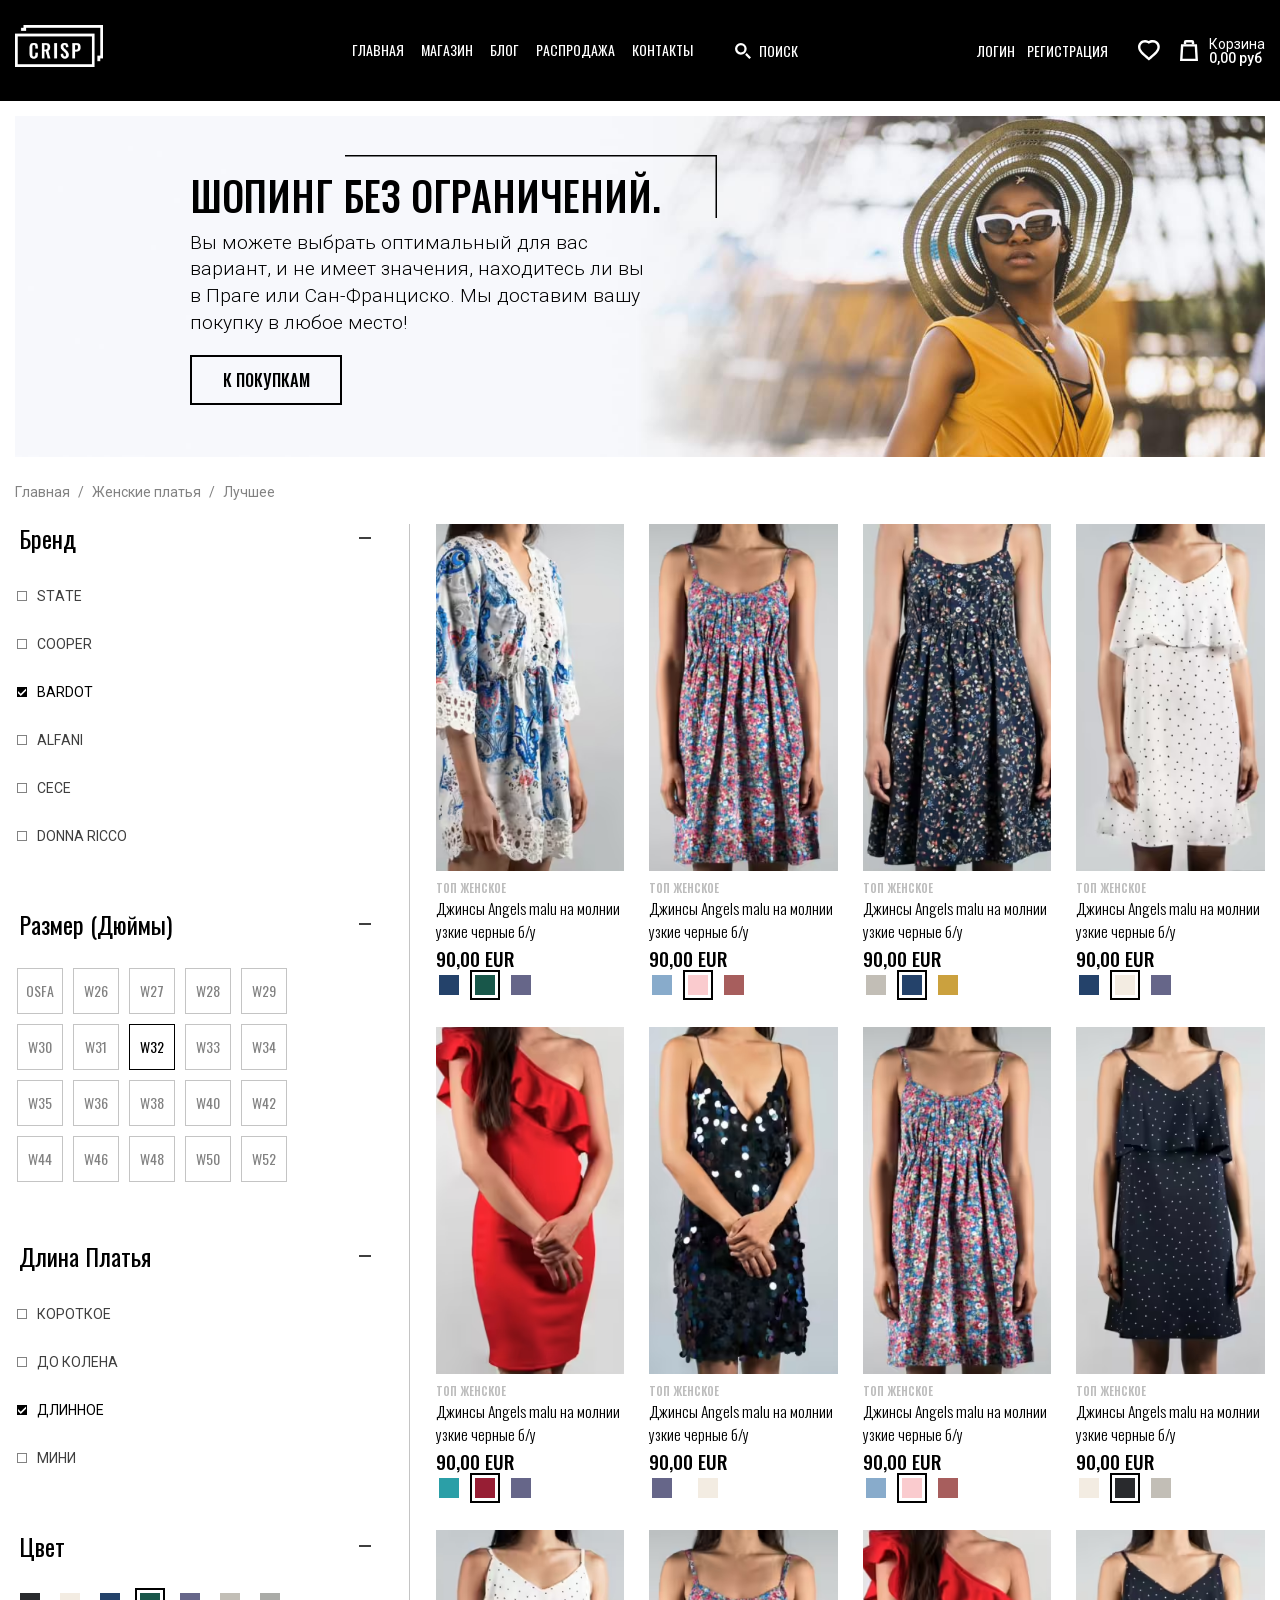
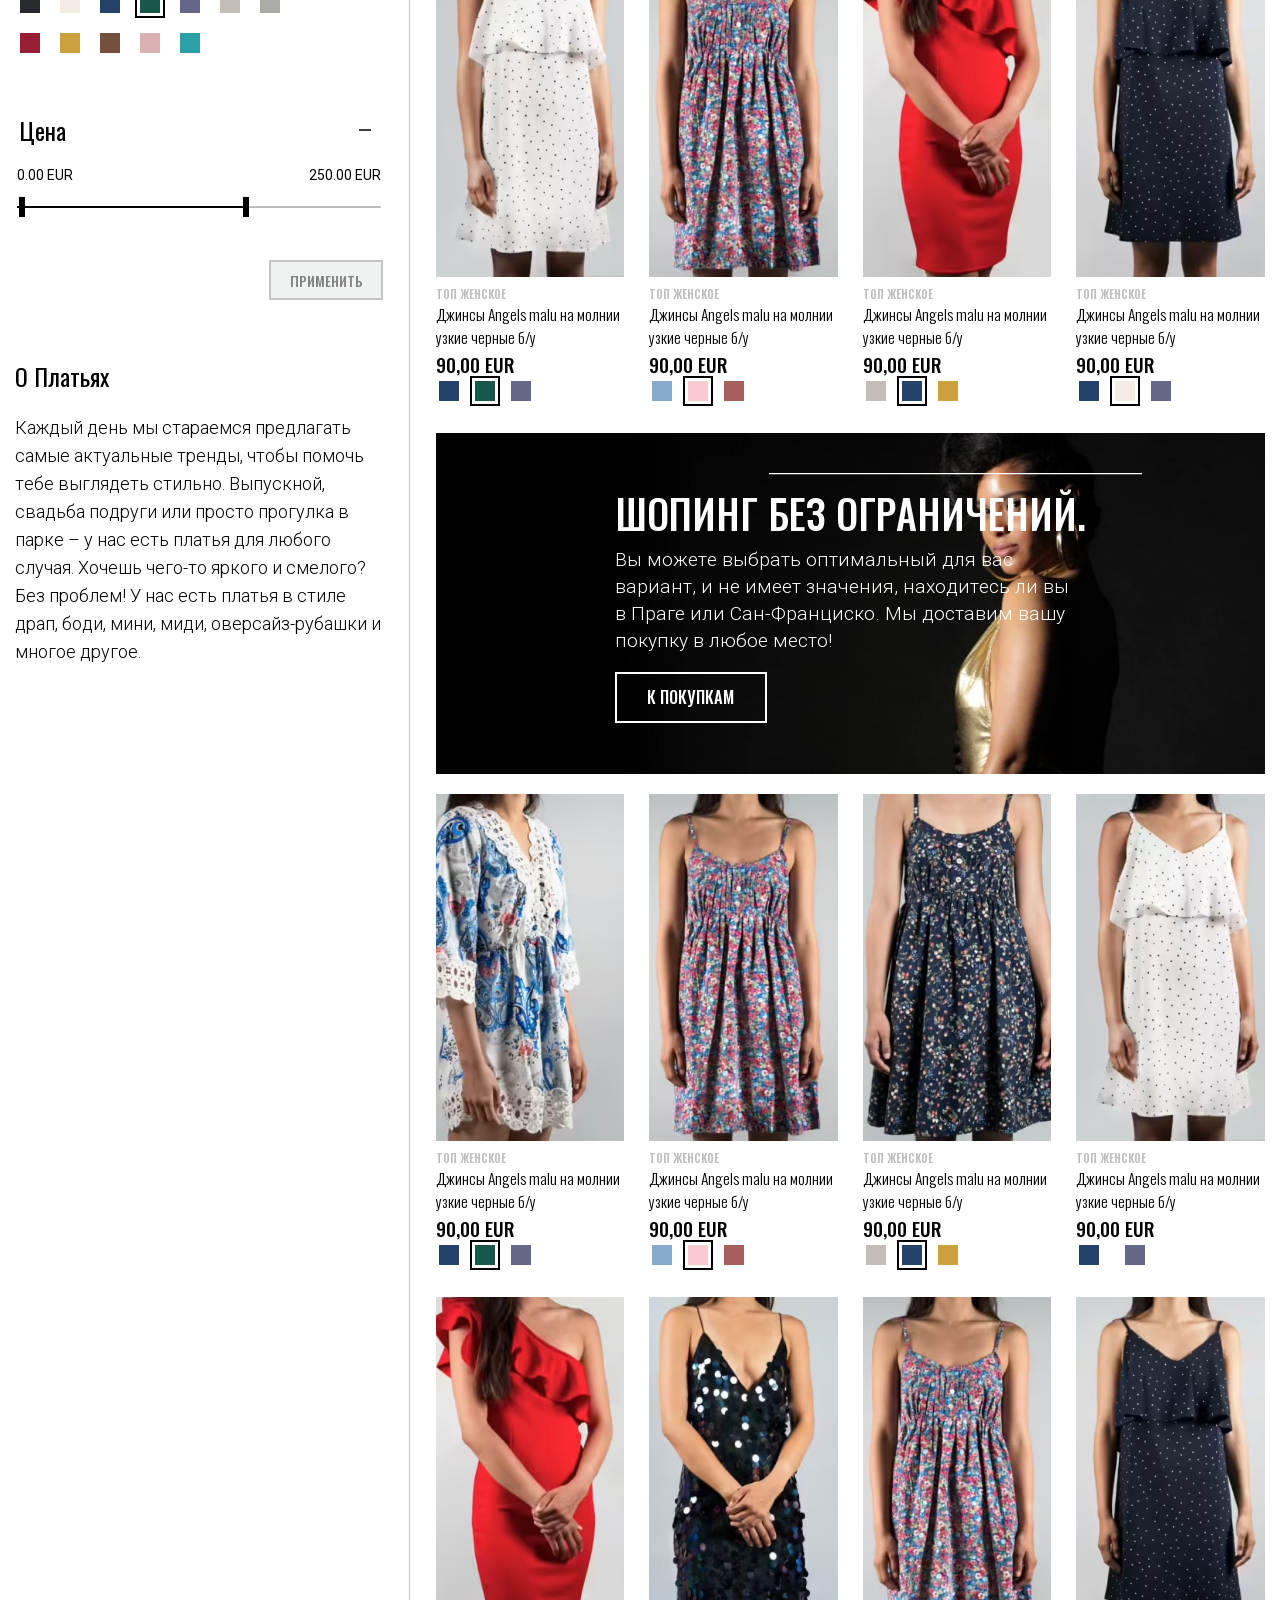
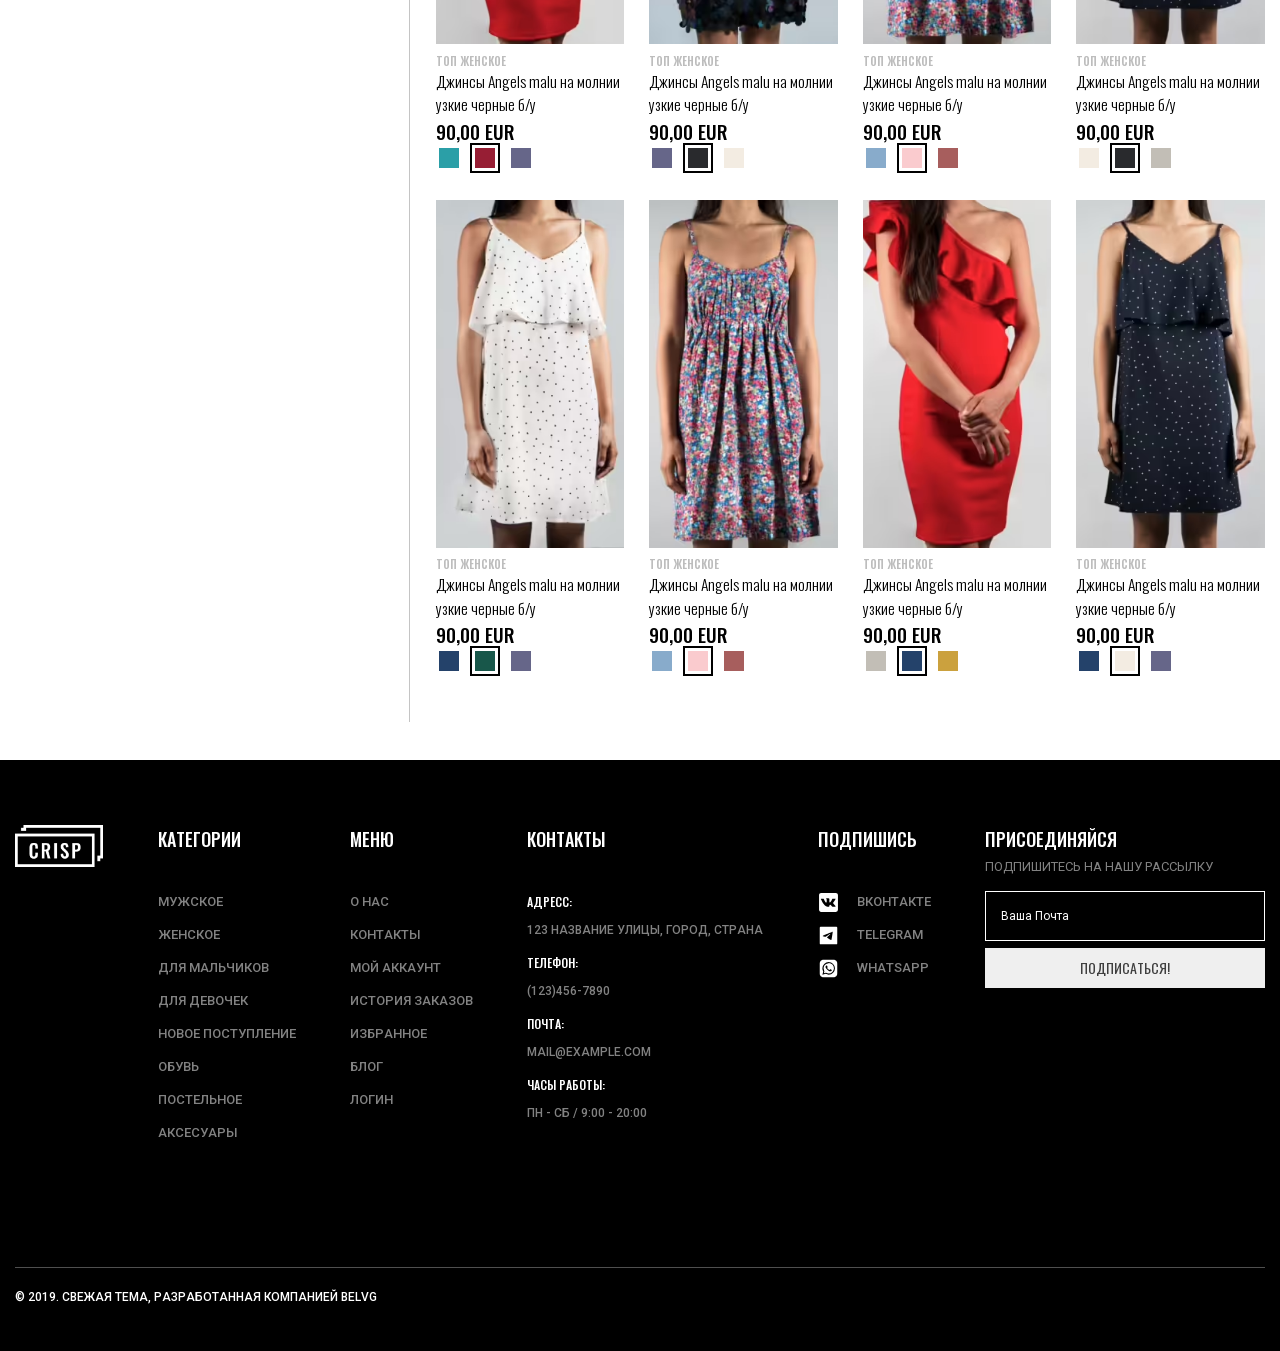
<file: catalog-page.html>
<!DOCTYPE html>
<html lang="ru">

<head>
  <meta charset="UTF-8">
  <meta name="viewport" content="width=device-width, initial-scale=1.0">
  <title>CRIPS</title>
  <link rel="stylesheet" href="css/catalog.min.css">
</head>

<body>
  <div class="wrapper">
    <header class="header">
      <div class="container">
        <div class="header__wrapper">
          <div class="header__column">
            <a class="header__logo logo" href="index.html">
              <picture class="logo__img">
                <source type="image/avif" srcset="images/logo@3x.avif,
                                                  images/logo@2x.avif,
                                                  images/logo.avif">
                <source type="image/webp" srcset="images/logo@3x.webp,
                                                  images/logo@2x.webp,
                                                  images/logo.webp">
                <source type="image/png" srcset="images/logo@3x.png,
                                                 images/logo@2x.png">
                <img src="images/logo.png" alt="grips">
              </picture>
            </a>
          </div>
          <div class="header__column header__menu">
            <button class="menu__btn" type="button" aria-label="меню"><span></span></button>
            <nav class="menu">
              <ul class="menu__list">
                <!-- класс активный только для ссылки на тукующую страницу -->
                <li><a href="index.html" class="_active">главная</a></li>
                <li><a href="catalog-page.html">магазин</a></li>
                <li><a href="article.html">блог</a></li>
                <li><a href="catalog-page.html">распродажа</a></li>
                <li><a href="#">контакты</a></li>
              </ul>
            </nav>
            <form class="header__form form-search" action="#" method="post" data-da=".user-nav, 1100, 0">
              <input class="form-search__input" type="search" name="searchInput" placeholder="Поиск">
              <button class="form-search__btn" type="button" name="searchBtn">поиск</button>
            </form>
          </div>
          <div class="header__column">
            <div class="header__user-nav user-nav">
              <a class="user-nav__link" href="dashboard.html" data-da=".menu__list, 1100">логин</a>
              <a class="user-nav__link" href="create-account.html" data-da=".menu__list, 1100">регистрация</a>
              <a class="user-nav__favorite" href="#" aria-label="избранное">
                <svg xmlns="http://www.w3.org/2000/svg" width="21.8" height="20.59" fill="none">
                  <path
                    d="M10.9 4.1a5.198 5.198 0 013.825-1.7c2.618 0 4.675 1.97 4.675 4.496 0 3.082-2.89 5.607-7.267 9.425L10.9 17.4l-1.232-1.08C5.29 12.504 2.4 9.979 2.4 6.897 2.4 4.37 4.457 2.4 7.075 2.4c1.479 0 2.899.662 3.825 1.7z" />
                  <path
                    d="M10.9 1.042a7.827 7.827 0 012.518-.928A7.48 7.48 0 0114.725 0a7.237 7.237 0 014.102 1.253 6.956 6.956 0 011.825 1.84 6.77 6.77 0 01.958 2.184 6.864 6.864 0 01.174 2.096 7.735 7.735 0 01-.728 2.77c-.412.887-1.018 1.801-1.82 2.744-.63.742-1.46 1.59-2.49 2.544-.613.569-1.624 1.467-3.033 2.696L10.9 20.59l-2.81-2.46a151.22 151.22 0 01-3.036-2.699c-1.03-.954-1.86-1.802-2.49-2.544-.802-.943-1.408-1.857-1.82-2.743a7.736 7.736 0 01-.728-2.772A6.865 6.865 0 01.19 5.276 6.782 6.782 0 012.092 1.97 6.952 6.952 0 014.35.519a7.234 7.234 0 012.725-.52 7.48 7.48 0 013.105.673c.25.113.49.236.72.37zm-.821 2.325A5.223 5.223 0 007.075 2.4C4.457 2.4 2.4 4.37 2.4 6.896c0 3.082 2.89 5.607 7.268 9.425L10.9 17.4l1.232-1.08C16.51 12.504 19.4 9.979 19.4 6.897c0-2.526-2.057-4.496-4.675-4.496a5.22 5.22 0 00-3.004.967 4.934 4.934 0 00-.821.733 4.934 4.934 0 00-.821-.733z"
                    fill="#FFF" fill-rule="evenodd" />
                </svg>
              </a>
              <a class="user-nav__cart-box" href="cart.html">
                <div class="user-nav__icon">
                  <svg xmlns="http://www.w3.org/2000/svg" width="18" height="21.2" fill="none">
                    <path d="M14.737 6.6l.718 12.2H2.545l.718-12.2h11.474zM17 4.2H1L.141 18.8 0 21.2h18l-.141-2.4L17 4.2z"
                      fill="#FFF" fill-rule="evenodd" />
                    <path d="M5 4.2v-2a1 1 0 011-1h6a1 1 0 011 1v2" stroke="#FFF" stroke-width="2.4" />
                  </svg>
                  <!-- активировать если в корзине будут товары -->
                  <!-- <span>2</span> -->
                </div>
                <span class="user-nav__cart-text">Корзина</span>
                <span class="user-nav__cart-price">0,00 руб</span>
              </a>
            </div>
          </div>
        </div>
      </div>
    </header>
    <main class="main">
      <section class="more-info-banner more-info-banner--left">
        <div class="container">
          <div class="more-info-banner__wrapper" style="background-image: url(images/more-info-banner/bg-03.jpg)">
            <h2 class="more-info-banner__title">шопинг без ограничений.</h2>
            <p class="more-info-banner__text">
              Вы можете выбрать оптимальный для вас вариант, и не имеет значения, находитесь ли вы в Праге или
              Сан-Франциско.
              Мы
              доставим вашу покупку в любое место!
            </p>
            <a class="more-info-banner__btn page-btn" href="catalog-page.html">к покупкам</a>
          </div>
        </div>
      </section>
      <!-- хлебные крошик -->
      <nav class="breadcrumbs" aria-label="Хлебные крошки">
        <div class="container">
          <ul class="breadcrumbs__list">
            <li class="breadcrumbs__item">
              <a class="breadcrumbs__link" href="index.html">Главная</a>
            </li>
            <li class="breadcrumbs__item">
              <a class="breadcrumbs__link" href="catalog-page.html">Женские платья</a>
            </li>
            <li class="breadcrumbs__item">
              <span class="breadcrumbs__current" aria-current="page">Лучшее</span>
            </li>
          </ul>
        </div>
      </nav>
      <section class="catalog__content catalog-content">
        <div class="container">
          <div class="catalog-content__wrapper">
            <!-- блок с фильтром -->
            <div class="catalog-content__filter">
              <aside class="filter" aria-label="Фильтры товаров">
                <form class="filter__form" action="#" method="get">
                  <div class="filter__result">
                    <header class="filter__header">
                      <h2 class="filter__title filter__title--big">Фильтр</h2>
                      <button class="filter__reset" type="reset">Сбросить всё</button>
                    </header>
              
              
                    <!-- Активные выбранные фильтры -->
                    <section class="filter__active">
              
                    </section>
                  </div>
                  <!-- Мобильный контрол (один выпадающий список) -->
                  <div class="filter__mobile" aria-hidden="true">
                    <button type="button" class="filter__mobile-toggle" aria-haspopup="listbox" aria-expanded="false"
                      aria-controls="filterMobileMenu">
                      <span class="filter__mobile-label">Filter</span>
                      <span class="filter__mobile-caret" aria-hidden="true"></span>
                    </button>
              
                    <ul class="filter__mobile-menu" id="filterMobileMenu" role="listbox" hidden></ul>
                  </div>
                  <!-- Бренд -->
                  <fieldset class="filter__group filter__group--brand">
                    <legend class="filter__subtitle">Бренд</legend>
                    <ul class="filter__options">
                      <li class="filter__option">
                        <label class="filter__option-label">
                          <input class="filter__option-input" type="checkbox" name="brand" value="state">
                          <span class="filter__option-checkbox"></span> state
                        </label>
                      </li>
                      <li class="filter__option">
                        <label class="filter__option-label">
                          <input class="filter__option-input" type="checkbox" name="brand" value="cooper">
                          <span class="filter__option-checkbox"></span> cooper
                        </label>
                      </li>
                      <li class="filter__option">
                        <label class="filter__option-label">
                          <input class="filter__option-input" type="checkbox" name="brand" value="bardot" checked>
                          <span class="filter__option-checkbox"></span> bardot
                        </label>
                      </li>
                      <li class="filter__option">
                        <label class="filter__option-label">
                          <input class="filter__option-input" type="checkbox" name="brand" value="alfani">
                          <span class="filter__option-checkbox"></span> alfani
                        </label>
                      </li>
                      <li class="filter__option">
                        <label class="filter__option-label">
                          <input class="filter__option-input" type="checkbox" name="brand" value="cece">
                          <span class="filter__option-checkbox"></span> cece
                        </label>
                      </li>
                      <li class="filter__option">
                        <label class="filter__option-label">
                          <input class="filter__option-input" type="checkbox" name="brand" value="donna ricco">
                          <span class="filter__option-checkbox"></span> donna ricco
                        </label>
                      </li>
                    </ul>
                  </fieldset>
              
                  <!-- Размер -->
                  <fieldset class="filter__group filter__group--size">
                    <legend class="filter__subtitle">Размер (дюймы)</legend>
                    <ul class="filter__options filter__options--grid">
                      <li class="filter__option">
                        <label class="filter__option-label">
                          <input class="filter__option-input" type="checkbox" name="size" value="osfa">
                          <span class="filter__option-checkbox-size">osfa</span>
                        </label>
                      </li>
                      <li class="filter__option">
                        <label class="filter__option-label">
                          <input class="filter__option-input" type="checkbox" name="size" value="w26">
                          <span class="filter__option-checkbox-size">W26</span>
                        </label>
                      </li>
                      <li class="filter__option">
                        <label class="filter__option-label">
                          <input class="filter__option-input" type="checkbox" name="size" value="w27">
                          <span class="filter__option-checkbox-size">W27</span>
                        </label>
                      </li>
                      <li class="filter__option">
                        <label class="filter__option-label">
                          <input class="filter__option-input" type="checkbox" name="size" value="w28">
                          <span class="filter__option-checkbox-size">W28</span>
                        </label>
                      </li>
                      <li class="filter__option">
                        <label class="filter__option-label">
                          <input class="filter__option-input" type="checkbox" name="size" value="W29">
                          <span class="filter__option-checkbox-size">W29</span>
                        </label>
                      </li>
                      <li class="filter__option">
                        <label class="filter__option-label">
                          <input class="filter__option-input" type="checkbox" name="size" value="w30">
                          <span class="filter__option-checkbox-size">W30</span>
                        </label>
                      </li>
                      <li class="filter__option">
                        <label class="filter__option-label">
                          <input class="filter__option-input" type="checkbox" name="size" value="w31">
                          <span class="filter__option-checkbox-size">W31</span>
                        </label>
                      </li>
                      <li class="filter__option">
                        <label class="filter__option-label">
                          <input class="filter__option-input" type="checkbox" name="size" value="w32" checked>
                          <span class="filter__option-checkbox-size">W32</span>
                        </label>
                      </li>
                      <li class="filter__option">
                        <label class="filter__option-label">
                          <input class="filter__option-input" type="checkbox" name="size" value="w33">
                          <span class="filter__option-checkbox-size">W33</span>
                        </label>
                      </li>
                      <li class="filter__option">
                        <label class="filter__option-label">
                          <input class="filter__option-input" type="checkbox" name="size" value="w34">
                          <span class="filter__option-checkbox-size">W34</span>
                        </label>
                      </li>
                      <li class="filter__option">
                        <label class="filter__option-label">
                          <input class="filter__option-input" type="checkbox" name="size" value="w35">
                          <span class="filter__option-checkbox-size">W35</span>
                        </label>
                      </li>
                      <li class="filter__option">
                        <label class="filter__option-label">
                          <input class="filter__option-input" type="checkbox" name="size" value="w36">
                          <span class="filter__option-checkbox-size">W36</span>
                        </label>
                      </li>
                      <li class="filter__option">
                        <label class="filter__option-label">
                          <input class="filter__option-input" type="checkbox" name="size" value="w38">
                          <span class="filter__option-checkbox-size">W38</span>
                        </label>
                      </li>
                      <li class="filter__option">
                        <label class="filter__option-label">
                          <input class="filter__option-input" type="checkbox" name="size" value="w40">
                          <span class="filter__option-checkbox-size">W40</span>
                        </label>
                      </li>
                      <li class="filter__option">
                        <label class="filter__option-label">
                          <input class="filter__option-input" type="checkbox" name="size" value="w42">
                          <span class="filter__option-checkbox-size">W42</span>
                        </label>
                      </li>
                      <li class="filter__option">
                        <label class="filter__option-label">
                          <input class="filter__option-input" type="checkbox" name="size" value="w44">
                          <span class="filter__option-checkbox-size">W44</span>
                        </label>
                      </li>
                      <li class="filter__option">
                        <label class="filter__option-label">
                          <input class="filter__option-input" type="checkbox" name="size" value="w46">
                          <span class="filter__option-checkbox-size">W46</span>
                        </label>
                      </li>
                      <li class="filter__option">
                        <label class="filter__option-label">
                          <input class="filter__option-input" type="checkbox" name="size" value="w48">
                          <span class="filter__option-checkbox-size">W48</span>
                        </label>
                      </li>
                      <li class="filter__option">
                        <label class="filter__option-label">
                          <input class="filter__option-input" type="checkbox" name="size" value="w50">
                          <span class="filter__option-checkbox-size">W50</span>
                        </label>
                      </li>
                      <li class="filter__option">
                        <label class="filter__option-label">
                          <input class="filter__option-input" type="checkbox" name="size" value="w52">
                          <span class="filter__option-checkbox-size">W52</span>
                        </label>
                      </li>
                    </ul>
                  </fieldset>
              
                  <!-- Длина платья -->
                  <fieldset class="filter__group filter__group--dress-length">
                    <legend class="filter__subtitle">Длина платья</legend>
                    <ul class="filter__options">
                      <li class="filter__option">
                        <label class="filter__option-label">
                          <input class="filter__option-input" type="checkbox" name="length" value="Короткое">
                          <span class="filter__option-checkbox"></span>Короткое
                        </label>
                      </li>
                      <li class="filter__option">
                        <label class="filter__option-label">
                          <input class="filter__option-input" type="checkbox" name="length" value="До колена">
                          <span class="filter__option-checkbox"></span>
                          До колена
                        </label>
                      </li>
                      <li class="filter__option">
                        <label class="filter__option-label">
                          <input class="filter__option-input" type="checkbox" name="length" value="Длинное" checked>
                          <span class="filter__option-checkbox"></span>Длинное
                        </label>
                      </li>
                      <li class="filter__option">
                        <label class="filter__option-label">
                          <input class="filter__option-input" type="checkbox" name="length" value="Мини">
                          <span class="filter__option-checkbox"></span> Мини
                        </label>
                      </li>
                    </ul>
                  </fieldset>
              
                  <!-- Цвет -->
                  <fieldset class="filter__group filter__group--color">
                    <legend class="filter__subtitle">Цвет</legend>
                    <ul class="filter__options filter__options--colors">
                      <li class="filter__option">
                        <label class="filter__option-color filter__option-label">
                          <input class="filter__option-input" type="checkbox" id="color-292A2D" name="color" value="292A2D">
                          <span class="filter__option-checkbox-color" style="background-color: #292A2D;"></span>
                        </label>
                      </li>
                      <li class="filter__option">
                        <label class="filter__option-color filter__option-label">
                          <input class="filter__option-input" type="checkbox" id="color-F3ECE2" name="color" value="F3ECE2">
                          <span class="filter__option-checkbox-color" style="background-color: #F3ECE2;"></span>
                        </label>
                      </li>
                      <li class="filter__option">
                        <label class="filter__option-color filter__option-label">
                          <input class="filter__option-input" type="checkbox" id="color-24426A" name="color" value="24426A">
                          <span class="filter__option-checkbox-color" style="background-color: #24426A;"></span>
                        </label>
                      </li>
                      <li class="filter__option">
                        <label class="filter__option-color filter__option-label">
                          <input class="filter__option-input" type="checkbox" id="color-18574A" name="color" value="18574A" checked>
                          <span class="filter__option-checkbox-color" style="background-color: #18574A;"></span>
                        </label>
                      </li>
                      <li class="filter__option">
                        <label class="filter__option-color filter__option-label">
                          <input class="filter__option-input" type="checkbox" id="color-666689" name="color" value="666689">
                          <span class="filter__option-checkbox-color" style="background-color: #666689;"></span>
                        </label>
                      </li>
                      <li class="filter__option">
                        <label class="filter__option-color filter__option-label">
                          <input class="filter__option-input" type="checkbox" id="color-C2BEB6" name="color" value="C2BEB6">
                          <span class="filter__option-checkbox-color" style="background-color: #C2BEB6;"></span>
                        </label>
                      </li>
                      <li class="filter__option">
                        <label class="filter__option-color filter__option-label">
                          <input class="filter__option-input" type="checkbox" id="color-AAABA7" name="color" value="AAABA7">
                          <span class="filter__option-checkbox-color" style="background-color: #AAABA7;"></span>
                        </label>
                      </li>
                      <li class="filter__option">
                        <label class="filter__option-color filter__option-label">
                          <input class="filter__option-input" type="checkbox" id="color-971E34" name="color" value="971E34">
                          <span class="filter__option-checkbox-color" style="background-color: #971E34;"></span>
                        </label>
                      </li>
                      <li class="filter__option">
                        <label class="filter__option-color filter__option-label">
                          <input class="filter__option-input" type="checkbox" id="color-CBA13E" name="color" value="CBA13E">
                          <span class="filter__option-checkbox-color" style="background-color: #CBA13E;"></span>
                        </label>
                      </li>
                      <li class="filter__option">
                        <label class="filter__option-color filter__option-label">
                          <input class="filter__option-input" type="checkbox" id="color-73513C" name="color" value="73513C">
                          <span class="filter__option-checkbox-color" style="background-color: #73513C;"></span>
                        </label>
                      </li>
                      <li class="filter__option">
                        <label class="filter__option-color filter__option-label">
                          <input class="filter__option-input" type="checkbox" id="color-DAB1B1" name="color" value="DAB1B1">
                          <span class="filter__option-checkbox-color" style="background-color: #DAB1B1;"></span>
                        </label>
                      </li>
                      <li class="filter__option">
                        <label class="filter__option-color filter__option-label">
                          <input class="filter__option-input" type="checkbox" id="color-2B9FA7" name="color" value="2B9FA7">
                          <span class="filter__option-checkbox-color" style="background-color: #2B9FA7;"></span>
                        </label>
                      </li>
              
                    </ul>
                  </fieldset>
              
                  <!-- Цена -->
                  <fieldset class="filter__group filter__group--price">
                    <legend class="filter__subtitle">Цена</legend>
                    <div class="price-range">
                      <span class="price-range__min-label">0.00 EUR</span>
                      <span class="price-range__max-label">250.00 EUR</span>
              
                      <div class="price-range__track">
                        <input type="range" class="price-range__input" min="0" max="400" value="0" step="1">
                        <input type="range" class="price-range__input" min="0" max="400" value="250" step="1">
                        <div class="price-range__progress"></div>
                      </div>
                    </div>
                  </fieldset>
                  <button type="submit" class="filter__apply">Применить</button>
                </form>
                <!-- О платьях -->
                <section class="filter__info">
                  <h3 class="filter__title">О платьях</h3>
                  <p class="filter__description">
                    Каждый день мы стараемся предлагать самые актуальные тренды, чтобы помочь тебе выглядеть стильно.
                    Выпускной, свадьба подруги или просто прогулка в парке – у нас есть платья для любого случая.
                    Хочешь чего-то яркого и смелого? Без проблем! У нас есть платья в стиле драп, боди, мини, миди, оверсайз-рубашки
                    и многое другое.
                  </p>
                </section>
              </aside>
            </div>
            <!-- блок каталога товаров -->
            <div class="catalog-content__cards catalog-cards">
              <div class="catalog-cards__item">
                <a class="product-card" href="product-page.html">
                  <picture class="product-card__img">
                    <source type="image/avif" srcset="images/product-card/01@3x.avif 3x,
                                                      images/product-card/01@2x.avif 2x,
                                                      images/product-card/01.avif">
                    <source type="image/webp" srcset="images/product-card/01@3x.webp 3x,
                                                      images/product-card/01@2x.webp 2x,
                                                      images/product-card/01.webp">
                    <source type="image/jpg" srcset="images/product-card/01@3x.jpg 3x,
                                                     images/product-card/01@2x.jpg 2x">
                    <img src="images/product-card/01.jpg" alt="платье">
                  </picture>
                  <p class="product-card__category">топ женское</p>
                  <p class="product-card__text">Джинсы Angels malu на молнии узкие черные б/у</p>
                  <p class="product-card__price">90,00 EUR</p>
                  <form class="product-card__form" action="#" method="post">
                    <label class="product-card__form-label">
                      <input class="product-card__form-input" type="checkbox" name="color" aria-label="темно-синий"><span class="product-card__form-ckecbox" style="background-color: #24426A;"></span>
                    </label>
                    <label class="product-card__form-label">
                      <input class="product-card__form-input" type="checkbox" name="color" checked aria-label="темно-зеленый"><span class="product-card__form-ckecbox" style="background-color: #18574A;"></span>
                    </label>
                    <label class="product-card__form-label">
                      <input class="product-card__form-input" type="checkbox" name="color" aria-label="серо-фиолетовый"><span class="product-card__form-ckecbox" style="background-color: #666689;"></span>
                    </label>
                  </form>
                </a>
              </div>
              <div class="catalog-cards__item">
                <a class="product-card" href="product-page.html">
                  <picture class="product-card__img">
                    <source type="image/avif" srcset="images/product-card/02@3x.avif 3x,
                                                      images/product-card/02@2x.avif 2x,
                                                      images/product-card/02.avif">
                    <source type="image/webp" srcset="images/product-card/02@3x.webp 3x,
                                                      images/product-card/02@2x.webp 2x,
                                                      images/product-card/02.webp">
                    <source type="image/jpg" srcset="images/product-card/02@3x.jpg 3x,
                                                     images/product-card/02@2x.jpg 2x">
                    <img src="images/product-card/02.jpg" alt="платье">
                  </picture>
                  <p class="product-card__category">топ женское</p>
                  <p class="product-card__text">Джинсы Angels malu на молнии узкие черные б/у</p>
                  <p class="product-card__price">90,00 EUR</p>
                  <form class="product-card__form" action="#" method="post">
                    <label class="product-card__form-label">
                      <input class="product-card__form-input" type="checkbox" name="color" aria-label="голубой"><span class="product-card__form-ckecbox" style="background-color: #88ABCB;"></span>
                    </label>
                    <label class="product-card__form-label">
                      <input class="product-card__form-input" type="checkbox" name="color" checked>
                      <span class="product-card__form-ckecbox" style="background-color: #FACBCE;"></span>
                    </label>
                    <label class="product-card__form-label">
                      <input class="product-card__form-input" type="checkbox" name="color" aria-label="терракотовый"><span class="product-card__form-ckecbox" style="background-color: #A75E5D;"></span>
                    </label>
                  </form>
                </a>
              </div>
              <div class="catalog-cards__item">
                <a class="product-card" href="product-page.html">
                  <picture class="product-card__img">
                    <source type="image/avif" srcset="images/product-card/03@3x.avif 3x,
                                                      images/product-card/03@2x.avif 2x,
                                                      images/product-card/03.avif">
                    <source type="image/webp" srcset="images/product-card/03@3x.webp 3x,
                                                      images/product-card/03@2x.webp 2x,
                                                      images/product-card/03.webp">
                    <source type="image/jpg" srcset="images/product-card/03@3x.jpg 3x,
                                                     images/product-card/03@2x.jpg 2x">
                    <img src="images/product-card/03.jpg" alt="платье">
                  </picture>
                  <p class="product-card__category">топ женское</p>
                  <p class="product-card__text">Джинсы Angels malu на молнии узкие черные б/у</p>
                  <p class="product-card__price">90,00 EUR</p>
                  <form class="product-card__form" action="#" method="post">
                    <label class="product-card__form-label">
                      <input class="product-card__form-input" type="checkbox" name="color" aria-label="серый"><span class="product-card__form-ckecbox" style="background-color: #C2BEB6;"></span>
                    </label>
                    <label class="product-card__form-label">
                      <input class="product-card__form-input" type="checkbox" name="color" aria-label="темно-синий" checked>
                      <span class="product-card__form-ckecbox" style="background-color: #24426A;"></span>
                    </label>
                    <label class="product-card__form-label">
                      <input class="product-card__form-input" type="checkbox" name="color" aria-label="золотой"><span class="product-card__form-ckecbox" style="background-color: #CBA13E;"></span>
                    </label>
                  </form>
                </a>
              </div>
              <div class="catalog-cards__item">
                <a class="product-card" href="product-page.html">
                  <picture class="product-card__img">
                    <source type="image/avif" srcset="images/product-card/08@3x.avif 3x,
                                                      images/product-card/08@2x.avif 2x,
                                                      images/product-card/08.avif">
                    <source type="image/webp" srcset="images/product-card/08@3x.webp 3x,
                                                      images/product-card/08@2x.webp 2x,
                                                      images/product-card/08.webp">
                    <source type="image/jpg" srcset="images/product-card/08@3x.jpg 3x,
                                                     images/product-card/08@2x.jpg 2x">
                    <img src="images/product-card/08.jpg" alt="платье">
                  </picture>
                  <p class="product-card__category">топ женское</p>
                  <p class="product-card__text">Джинсы Angels malu на молнии узкие черные б/у</p>
                  <p class="product-card__price">90,00 EUR</p>
                  <form class="product-card__form" action="#" method="post">
                    <label class="product-card__form-label">
                      <input class="product-card__form-input" type="checkbox" name="color" aria-label="темно-синий"><span class="product-card__form-ckecbox" style="background-color: #24426A;"></span>
                    </label>
                    <label class="product-card__form-label">
                      <input class="product-card__form-input" type="checkbox" name="color" aria-label="бежевый" checked>
                      <span class="product-card__form-ckecbox" style="background-color: #F3ECE2;"></span>
                    </label>
                    <label class="product-card__form-label">
                      <input class="product-card__form-input" type="checkbox" name="color" aria-label="серо-фиолетовый"><span class="product-card__form-ckecbox" style="background-color: #666689;"></span>
                    </label>
                  </form>
                </a>
              </div>
              <div class="catalog-cards__item">
                <a class="product-card" href="product-page.html">
                  <picture class="product-card__img">
                    <source type="image/avif" srcset="images/product-card/05@3x.avif 3x,
                                                      images/product-card/05@2x.avif 2x,
                                                      images/product-card/05.avif">
                    <source type="image/webp" srcset="images/product-card/05@3x.webp 3x,
                                                      images/product-card/05@2x.webp 2x,
                                                      images/product-card/05.webp">
                    <source type="image/jpg" srcset="images/product-card/05@3x.jpg 3x,
                                                     images/product-card/05@2x.jpg 2x">
                    <img src="images/product-card/05.jpg" alt="платье">
                  </picture>
                  <p class="product-card__category">топ женское</p>
                  <p class="product-card__text">Джинсы Angels malu на молнии узкие черные б/у</p>
                  <p class="product-card__price">90,00 EUR</p>
                  <form class="product-card__form" action="#" method="post">
                    <label class="product-card__form-label">
                      <input class="product-card__form-input" type="checkbox" name="color" aria-label="бирюзовый"><span class="product-card__form-ckecbox" style="background-color: #2B9FA7;"></span>
                    </label>
                    <label class="product-card__form-label">
                      <input class="product-card__form-input" type="checkbox" name="color" aria-label="бордовый" checked>
                      <span class="product-card__form-ckecbox" style="background-color: #971E34;"></span>
                    </label>
                    <label class="product-card__form-label">
                      <input class="product-card__form-input" type="checkbox" name="color" aria-label="серо-фиолетовый"><span class="product-card__form-ckecbox" style="background-color: #666689;"></span>
                    </label>
                  </form>
                </a>
              </div>
              <div class="catalog-cards__item">
                <a class="product-card" href="product-page.html">
                  <picture class="product-card__img">
                    <source type="image/avif" srcset="images/product-card/06@3x.avif 3x,
                                                      images/product-card/06@2x.avif 2x,
                                                      images/product-card/06.avif">
                    <source type="image/webp" srcset="images/product-card/06@3x.webp 3x,
                                                      images/product-card/06@2x.webp 2x,
                                                      images/product-card/06.webp">
                    <source type="image/jpg" srcset="images/product-card/06@3x.jpg 3x,
                                                     images/product-card/06@2x.jpg 2x">
                    <img src="images/product-card/06.jpg" alt="платье">
                  </picture>
                  <p class="product-card__category">топ женское</p>
                  <p class="product-card__text">Джинсы Angels malu на молнии узкие черные б/у</p>
                  <p class="product-card__price">90,00 EUR</p>
                  <form class="product-card__form" action="#" method="post">
                    <label class="product-card__form-label">
                      <input class="product-card__form-input" type="checkbox" name="color" aria-label="серо-фиолетовый"><span class="product-card__form-ckecbox" style="background-color: #666689;"></span>
                    </label>
                    <label class="product-card__form-label">
                      <input class="product-card__form-input" type="checkbox" name="color" aria-label="черный checked>
                      <span class=" product-card__form-ckecbox" style="background-color: #292A2D;" ">
                    </label>
                    <label class="product-card__form-label">
                      <input class="product-card__form-input" type="checkbox" name="color" aria-label="бежевый"><span class="product-card__form-ckecbox" style="background-color: #F3ECE2;"></span>
                    </label>
                  </form>
                </a>
              </div>
              <div class="catalog-cards__item">
                <a class="product-card" href="product-page.html">
                  <picture class="product-card__img">
                    <source type="image/avif" srcset="images/product-card/02@3x.avif 3x,
                                                      images/product-card/02@2x.avif 2x,
                                                      images/product-card/02.avif">
                    <source type="image/webp" srcset="images/product-card/02@3x.webp 3x,
                                                      images/product-card/02@2x.webp 2x,
                                                      images/product-card/02.webp">
                    <source type="image/jpg" srcset="images/product-card/02@3x.jpg 3x,
                                                     images/product-card/02@2x.jpg 2x">
                    <img src="images/product-card/02.jpg" alt="платье">
                  </picture>
                  <p class="product-card__category">топ женское</p>
                  <p class="product-card__text">Джинсы Angels malu на молнии узкие черные б/у</p>
                  <p class="product-card__price">90,00 EUR</p>
                  <form class="product-card__form" action="#" method="post">
                    <label class="product-card__form-label">
                      <input class="product-card__form-input" type="checkbox" name="color" aria-label="голубой"><span class="product-card__form-ckecbox" style="background-color: #88ABCB;"></span>
                    </label>
                    <label class="product-card__form-label">
                      <input class="product-card__form-input" type="checkbox" name="color" aria-label="розовый" checked>
                      <span class="product-card__form-ckecbox" style="background-color: #FACBCE;"></span>
                    </label>
                    <label class="product-card__form-label">
                      <input class="product-card__form-input" type="checkbox" name="color" aria-label="терракотовый"><span class="product-card__form-ckecbox" style="background-color: #A75E5D;"></span>
                    </label>
                  </form>
                </a>
              </div>
              <div class="catalog-cards__item">
                <a class="product-card" href="product-page.html">
                  <picture class="product-card__img">
                    <source type="image/avif" srcset="images/product-card/07@3x.avif 3x,
                                                      images/product-card/07@2x.avif 2x,
                                                      images/product-card/07.avif">
                    <source type="image/webp" srcset="images/product-card/07@3x.webp 3x,
                                                      images/product-card/07@2x.webp 2x,
                                                      images/product-card/07.webp">
                    <source type="image/jpg" srcset="images/product-card/07@3x.jpg 3x,
                                                     images/product-card/07@2x.jpg 2x">
                    <img src="images/product-card/07.jpg" alt="платье">
                  </picture>
                  <p class="product-card__category">топ женское</p>
                  <p class="product-card__text">Джинсы Angels malu на молнии узкие черные б/у</p>
                  <p class="product-card__price">90,00 EUR</p>
                  <form class="product-card__form" action="#" method="post">
                    <label class="product-card__form-label">
                      <input class="product-card__form-input" type="checkbox" name="color" aria-label="бежевый"><span class="product-card__form-ckecbox" style="background-color: #F3ECE2;"></span>
                    </label>
                    <label class="product-card__form-label">
                      <input class="product-card__form-input" type="checkbox" name="color" aria-label="черный" checked>
                      <span class="product-card__form-ckecbox" style="background-color: #292A2D;"></span>
                    </label>
                    <label class="product-card__form-label">
                      <input class="product-card__form-input" type="checkbox" name="color" aria-label="серый"><span class="product-card__form-ckecbox" style="background-color: #C2BEB6;"></span>
                    </label>
                  </form>
                </a>
              </div>
              <div class="catalog-cards__item">
                <a class="product-card" href="product-page.html">
                  <picture class="product-card__img">
                    <source type="image/avif" srcset="images/product-card/08@3x.avif 3x,
                                                      images/product-card/08@2x.avif 2x,
                                                      images/product-card/08.avif">
                    <source type="image/webp" srcset="images/product-card/08@3x.webp 3x,
                                                      images/product-card/08@2x.webp 2x,
                                                      images/product-card/08.webp">
                    <source type="image/jpg" srcset="images/product-card/08@3x.jpg 3x,
                                                     images/product-card/08@2x.jpg 2x">
                    <img src="images/product-card/08.jpg" alt="платье">
                  </picture>
                  <p class="product-card__category">топ женское</p>
                  <p class="product-card__text">Джинсы Angels malu на молнии узкие черные б/у</p>
                  <p class="product-card__price">90,00 EUR</p>
                  <form class="product-card__form" action="#" method="post">
                    <label class="product-card__form-label">
                      <input class="product-card__form-input" type="checkbox" name="color" aria-label="темно-синий"><span class="product-card__form-ckecbox" style="background-color: #24426A;"></span>
                    </label>
                    <label class="product-card__form-label">
                      <input class="product-card__form-input" type="checkbox" name="color" checked aria-label="темно-зеленый"><span class="product-card__form-ckecbox" style="background-color: #18574A;"></span>
                    </label>
                    <label class="product-card__form-label">
                      <input class="product-card__form-input" type="checkbox" name="color" aria-label="серо-фиолетовый"><span class="product-card__form-ckecbox" style="background-color: #666689;"></span>
                    </label>
                  </form>
                </a>
              </div>
              <div class="catalog-cards__item">
                <a class="product-card" href="product-page.html">
                  <picture class="product-card__img">
                    <source type="image/avif" srcset="images/product-card/02@3x.avif 3x,
                                                      images/product-card/02@2x.avif 2x,
                                                      images/product-card/02.avif">
                    <source type="image/webp" srcset="images/product-card/02@3x.webp 3x,
                                                      images/product-card/02@2x.webp 2x,
                                                      images/product-card/02.webp">
                    <source type="image/jpg" srcset="images/product-card/02@3x.jpg 3x,
                                                     images/product-card/02@2x.jpg 2x">
                    <img src="images/product-card/02.jpg" alt="платье">
                  </picture>
                  <p class="product-card__category">топ женское</p>
                  <p class="product-card__text">Джинсы Angels malu на молнии узкие черные б/у</p>
                  <p class="product-card__price">90,00 EUR</p>
                  <form class="product-card__form" action="#" method="post">
                    <label class="product-card__form-label">
                      <input class="product-card__form-input" type="checkbox" name="color" aria-label="голубой"><span class="product-card__form-ckecbox" style="background-color: #88ABCB;"></span>
                    </label>
                    <label class="product-card__form-label">
                      <input class="product-card__form-input" type="checkbox" name="color" aria-label="розовый" checked>
                      <span class="product-card__form-ckecbox" style="background-color: #FACBCE;"></span>
                    </label>
                    <label class="product-card__form-label">
                      <input class="product-card__form-input" type="checkbox" name="color" aria-label="терракотовый"><span class="product-card__form-ckecbox" style="background-color: #A75E5D;"></span>
                    </label>
                  </form>
                </a>
              </div>
              <div class="catalog-cards__item">
                <a class="product-card" href="product-page.html">
                  <picture class="product-card__img">
                    <source type="image/avif" srcset="images/product-card/05@3x.avif 3x,
                                                      images/product-card/05@2x.avif 2x,
                                                      images/product-card/05.avif">
                    <source type="image/webp" srcset="images/product-card/05@3x.webp 3x,
                                                      images/product-card/05@2x.webp 2x,
                                                      images/product-card/05.webp">
                    <source type="image/jpg" srcset="images/product-card/05@3x.jpg 3x,
                                                     images/product-card/05@2x.jpg 2x">
                    <img src="images/product-card/05.jpg" alt="платье">
                  </picture>
                  <p class="product-card__category">топ женское</p>
                  <p class="product-card__text">Джинсы Angels malu на молнии узкие черные б/у</p>
                  <p class="product-card__price">90,00 EUR</p>
                  <form class="product-card__form" action="#" method="post">
                    <label class="product-card__form-label">
                      <input class="product-card__form-input" type="checkbox" name="color" aria-label="серый"><span class="product-card__form-ckecbox" style="background-color: #C2BEB6;"></span>
                    </label>
                    <label class="product-card__form-label">
                      <input class="product-card__form-input" type="checkbox" name="color" aria-label="темно-синий" checked>
                      <span class="product-card__form-ckecbox" style="background-color: #24426A;"></span>
                    </label>
                    <label class="product-card__form-label">
                      <input class="product-card__form-input" type="checkbox" name="color" aria-label="золотой"><span class="product-card__form-ckecbox" style="background-color: #CBA13E;"></span>
                    </label>
                  </form>
                </a>
              </div>
              <div class="catalog-cards__item">
                <a class="product-card" href="product-page.html">
                  <picture class="product-card__img">
                    <source type="image/avif" srcset="images/product-card/07@3x.avif 3x,
                                                      images/product-card/07@2x.avif 2x,
                                                      images/product-card/07.avif">
                    <source type="image/webp" srcset="images/product-card/07@3x.webp 3x,
                                                      images/product-card/07@2x.webp 2x,
                                                      images/product-card/07.webp">
                    <source type="image/jpg" srcset="images/product-card/07@3x.jpg 3x,
                                                     images/product-card/07@2x.jpg 2x">
                    <img src="images/product-card/07.jpg" alt="платье">
                  </picture>
                  <p class="product-card__category">топ женское</p>
                  <p class="product-card__text">Джинсы Angels malu на молнии узкие черные б/у</p>
                  <p class="product-card__price">90,00 EUR</p>
                  <form class="product-card__form" action="#" method="post">
                    <label class="product-card__form-label">
                      <input class="product-card__form-input" type="checkbox" name="color" aria-label="темно-синий"><span class="product-card__form-ckecbox" style="background-color: #24426A;"></span>
                    </label>
                    <label class="product-card__form-label">
                      <input class="product-card__form-input" type="checkbox" name="color" aria-label="бежевый" checked>
                      <span class="product-card__form-ckecbox" style="background-color: #F3ECE2;"></span>
                    </label>
                    <label class="product-card__form-label">
                      <input class="product-card__form-input" type="checkbox" name="color" aria-label="серо-фиолетовый"><span class="product-card__form-ckecbox" style="background-color: #666689;"></span>
                    </label>
                  </form>
                </a>
              </div>
              <section class="more-info-banner more-info-banner--left more-info-banner--white">
                <div class="container">
                  <div class="more-info-banner__wrapper" style="background-image: url(images/more-info-banner/bg-04.jpg)">
                    <h2 class="more-info-banner__title">шопинг без ограничений.</h2>
                    <p class="more-info-banner__text">
                      Вы можете выбрать оптимальный для вас вариант, и не имеет значения, находитесь ли вы в Праге или
                      Сан-Франциско.
                      Мы
                      доставим вашу покупку в любое место!
                    </p>
                    <a class="more-info-banner__btn page-btn" href="catalog-page.html">к покупкам</a>
                  </div>
                </div>
              </section>
              <div class="catalog-cards__item">
                <a class="product-card" href="product-page.html">
                  <picture class="product-card__img">
                    <source type="image/avif" srcset="images/product-card/01@3x.avif 3x,
                                                                    images/product-card/01@2x.avif 2x,
                                                                    images/product-card/01.avif">
                    <source type="image/webp" srcset="images/product-card/01@3x.webp 3x,
                                                                    images/product-card/01@2x.webp 2x,
                                                                    images/product-card/01.webp">
                    <source type="image/jpg" srcset="images/product-card/01@3x.jpg 3x,
                                                                   images/product-card/01@2x.jpg 2x">
                    <img src="images/product-card/01.jpg" alt="платье">
                  </picture>
                  <p class="product-card__category">топ женское</p>
                  <p class="product-card__text">Джинсы Angels malu на молнии узкие черные б/у</p>
                  <p class="product-card__price">90,00 EUR</p>
                  <form class="product-card__form" action="#" method="post">
                    <label class="product-card__form-label">
                      <input class="product-card__form-input" type="checkbox" name="color" aria-label="темно-синий"><span class="product-card__form-ckecbox" style="background-color: #24426A;"></span>
                    </label>
                    <label class="product-card__form-label">
                      <input class="product-card__form-input" type="checkbox" name="color" checked aria-label="темно-зеленый"><span class="product-card__form-ckecbox" style="background-color: #18574A;"></span>
                    </label>
                    <label class="product-card__form-label">
                      <input class="product-card__form-input" type="checkbox" name="color" aria-label="серо-фиолетовый"><span class="product-card__form-ckecbox" style="background-color: #666689;"></span>
                    </label>
                  </form>
                </a>
              </div>
              <div class="catalog-cards__item">
                <a class="product-card" href="product-page.html">
                  <picture class="product-card__img">
                    <source type="image/avif" srcset="images/product-card/02@3x.avif 3x,
                                                                    images/product-card/02@2x.avif 2x,
                                                                    images/product-card/02.avif">
                    <source type="image/webp" srcset="images/product-card/02@3x.webp 3x,
                                                                    images/product-card/02@2x.webp 2x,
                                                                    images/product-card/02.webp">
                    <source type="image/jpg" srcset="images/product-card/02@3x.jpg 3x,
                                                                   images/product-card/02@2x.jpg 2x">
                    <img src="images/product-card/02.jpg" alt="платье">
                  </picture>
                  <p class="product-card__category">топ женское</p>
                  <p class="product-card__text">Джинсы Angels malu на молнии узкие черные б/у</p>
                  <p class="product-card__price">90,00 EUR</p>
                  <form class="product-card__form" action="#" method="post">
                    <label class="product-card__form-label">
                      <input class="product-card__form-input" type="checkbox" name="color" aria-label="голубой"><span class="product-card__form-ckecbox" style="background-color: #88ABCB;"></span>
                    </label>
                    <label class="product-card__form-label">
                      <input class="product-card__form-input" type="checkbox" name="color" aria-label="розовый" checked>
                      <span class="product-card__form-ckecbox" style="background-color: #FACBCE;"></span>
                    </label>
                    <label class="product-card__form-label">
                      <input class="product-card__form-input" type="checkbox" name="color" aria-label="терракотовый"><span class="product-card__form-ckecbox" style="background-color: #A75E5D;"></span>
                    </label>
                  </form>
                </a>
              </div>
              <div class="catalog-cards__item">
                <a class="product-card" href="product-page.html">
                  <picture class="product-card__img">
                    <source type="image/avif" srcset="images/product-card/03@3x.avif 3x,
                                                                    images/product-card/03@2x.avif 2x,
                                                                    images/product-card/03.avif">
                    <source type="image/webp" srcset="images/product-card/03@3x.webp 3x,
                                                                    images/product-card/03@2x.webp 2x,
                                                                    images/product-card/03.webp">
                    <source type="image/jpg" srcset="images/product-card/03@3x.jpg 3x,
                                                                   images/product-card/03@2x.jpg 2x">
                    <img src="images/product-card/03.jpg" alt="платье">
                  </picture>
                  <p class="product-card__category">топ женское</p>
                  <p class="product-card__text">Джинсы Angels malu на молнии узкие черные б/у</p>
                  <p class="product-card__price">90,00 EUR</p>
                  <form class="product-card__form" action="#" method="post">
                    <label class="product-card__form-label">
                      <input class="product-card__form-input" type="checkbox" name="color" aria-label="серый"><span class="product-card__form-ckecbox" style="background-color: #C2BEB6;"></span>
                    </label>
                    <label class="product-card__form-label">
                      <input class="product-card__form-input" type="checkbox" name="color" aria-label="темно-синий" checked>
                      <span class="product-card__form-ckecbox" style="background-color: #24426A;"></span>
                    </label>
                    <label class="product-card__form-label">
                      <input class="product-card__form-input" type="checkbox" name="color" aria-label="золотой"><span class="product-card__form-ckecbox" style="background-color: #CBA13E;"></span>
                    </label>
                  </form>
                </a>
              </div>
              <div class="catalog-cards__item">
                <a class="product-card" href="product-page.html">
                  <picture class="product-card__img">
                    <source type="image/avif" srcset="images/product-card/08@3x.avif 3x,
                                                                    images/product-card/08@2x.avif 2x,
                                                                    images/product-card/08.avif">
                    <source type="image/webp" srcset="images/product-card/08@3x.webp 3x,
                                                                    images/product-card/08@2x.webp 2x,
                                                                    images/product-card/08.webp">
                    <source type="image/jpg" srcset="images/product-card/08@3x.jpg 3x,
                                                                   images/product-card/08@2x.jpg 2x">
                    <img src="images/product-card/08.jpg" alt="платье">
                  </picture>
                  <p class="product-card__category">топ женское</p>
                  <p class="product-card__text">Джинсы Angels malu на молнии узкие черные б/у</p>
                  <p class="product-card__price">90,00 EUR</p>
                  <form class="product-card__form" action="#" method="post">
                    <label class="product-card__form-label">
                      <input class="product-card__form-input" type="checkbox" name="color" aria-label="темно-синий"><span class="product-card__form-ckecbox" style="background-color: #24426A;"></span>
                    </label>
                    <label class="product-card__form-label">
                      <input class="product-card__form-input" type="checkbox" name="color" aria-label="бежевый checked>
                      <span class=" product-card__form-ckecbox" style="background-color: #F3ECE2;" ">
                    </label>
                    <label class="product-card__form-label">
                      <input class="product-card__form-input" type="checkbox" name="color" aria-label="серо-фиолетовый"><span class="product-card__form-ckecbox" style="background-color: #666689;"></span>
                    </label>
                  </form>
                </a>
              </div>
              <div class="catalog-cards__item">
                <a class="product-card" href="product-page.html">
                  <picture class="product-card__img">
                    <source type="image/avif" srcset="images/product-card/05@3x.avif 3x,
                                                                    images/product-card/05@2x.avif 2x,
                                                                    images/product-card/05.avif">
                    <source type="image/webp" srcset="images/product-card/05@3x.webp 3x,
                                                                    images/product-card/05@2x.webp 2x,
                                                                    images/product-card/05.webp">
                    <source type="image/jpg" srcset="images/product-card/05@3x.jpg 3x,
                                                                   images/product-card/05@2x.jpg 2x">
                    <img src="images/product-card/05.jpg" alt="платье">
                  </picture>
                  <p class="product-card__category">топ женское</p>
                  <p class="product-card__text">Джинсы Angels malu на молнии узкие черные б/у</p>
                  <p class="product-card__price">90,00 EUR</p>
                  <form class="product-card__form" action="#" method="post">
                    <label class="product-card__form-label">
                      <input class="product-card__form-input" type="checkbox" name="color" aria-label="бирюзовый"><span class="product-card__form-ckecbox" style="background-color: #2B9FA7;"></span>
                    </label>
                    <label class="product-card__form-label">
                      <input class="product-card__form-input" type="checkbox" name="color" aria-label="бордовый" checked>
                      <span class="product-card__form-ckecbox" style="background-color: #971E34;"></span>
                    </label>
                    <label class="product-card__form-label">
                      <input class="product-card__form-input" type="checkbox" name="color" aria-label="серо-фиолетовый"><span class="product-card__form-ckecbox" style="background-color: #666689;"></span>
                    </label>
                  </form>
                </a>
              </div>
              <div class="catalog-cards__item">
                <a class="product-card" href="product-page.html">
                  <picture class="product-card__img">
                    <source type="image/avif" srcset="images/product-card/06@3x.avif 3x,
                                                                    images/product-card/06@2x.avif 2x,
                                                                    images/product-card/06.avif">
                    <source type="image/webp" srcset="images/product-card/06@3x.webp 3x,
                                                                    images/product-card/06@2x.webp 2x,
                                                                    images/product-card/06.webp">
                    <source type="image/jpg" srcset="images/product-card/06@3x.jpg 3x,
                                                                   images/product-card/06@2x.jpg 2x">
                    <img src="images/product-card/06.jpg" alt="платье">
                  </picture>
                  <p class="product-card__category">топ женское</p>
                  <p class="product-card__text">Джинсы Angels malu на молнии узкие черные б/у</p>
                  <p class="product-card__price">90,00 EUR</p>
                  <form class="product-card__form" action="#" method="post">
                    <label class="product-card__form-label">
                      <input class="product-card__form-input" type="checkbox" name="color" aria-label="серо-фиолетовый"><span class="product-card__form-ckecbox" style="background-color: #666689;"></span>
                    </label>
                    <label class="product-card__form-label">
                      <input class="product-card__form-input" type="checkbox" name="color" aria-label="черный" checked>
                      <span class="product-card__form-ckecbox" style="background-color: #292A2D;"></span>
                    </label>
                    <label class="product-card__form-label">
                      <input class="product-card__form-input" type="checkbox" name="color" aria-label="бежевый"><span class="product-card__form-ckecbox" style="background-color: #F3ECE2;"></span>
                    </label>
                  </form>
                </a>
              </div>
              <div class="catalog-cards__item">
                <a class="product-card" href="product-page.html">
                  <picture class="product-card__img">
                    <source type="image/avif" srcset="images/product-card/02@3x.avif 3x,
                                                                    images/product-card/02@2x.avif 2x,
                                                                    images/product-card/02.avif">
                    <source type="image/webp" srcset="images/product-card/02@3x.webp 3x,
                                                                    images/product-card/02@2x.webp 2x,
                                                                    images/product-card/02.webp">
                    <source type="image/jpg" srcset="images/product-card/02@3x.jpg 3x,
                                                                   images/product-card/02@2x.jpg 2x">
                    <img src="images/product-card/02.jpg" alt="платье">
                  </picture>
                  <p class="product-card__category">топ женское</p>
                  <p class="product-card__text">Джинсы Angels malu на молнии узкие черные б/у</p>
                  <p class="product-card__price">90,00 EUR</p>
                  <form class="product-card__form" action="#" method="post">
                    <label class="product-card__form-label">
                      <input class="product-card__form-input" type="checkbox" name="color" aria-label="голубой"><span class="product-card__form-ckecbox" style="background-color: #88ABCB;"></span>
                    </label>
                    <label class="product-card__form-label">
                      <input class="product-card__form-input" type="checkbox" name="color" aria-label="розовый" checked>
                      <span class="product-card__form-ckecbox" style="background-color: #FACBCE;" aria-label="розовый"></span>
                    </label>
                    <label class="product-card__form-label">
                      <input class="product-card__form-input" type="checkbox" name="color" aria-label="терракотовый"><span class="product-card__form-ckecbox" style="background-color: #A75E5D;"></span>
                    </label>
                  </form>
                </a>
              </div>
              <div class="catalog-cards__item">
                <a class="product-card" href="product-page.html">
                  <picture class="product-card__img">
                    <source type="image/avif" srcset="images/product-card/07@3x.avif 3x,
                                                                    images/product-card/07@2x.avif 2x,
                                                                    images/product-card/07.avif">
                    <source type="image/webp" srcset="images/product-card/07@3x.webp 3x,
                                                                    images/product-card/07@2x.webp 2x,
                                                                    images/product-card/07.webp">
                    <source type="image/jpg" srcset="images/product-card/07@3x.jpg 3x,
                                                                   images/product-card/07@2x.jpg 2x">
                    <img src="images/product-card/07.jpg" alt="платье">
                  </picture>
                  <p class="product-card__category">топ женское</p>
                  <p class="product-card__text">Джинсы Angels malu на молнии узкие черные б/у</p>
                  <p class="product-card__price">90,00 EUR</p>
                  <form class="product-card__form" action="#" method="post">
                    <label class="product-card__form-label">
                      <input class="product-card__form-input" type="checkbox" name="color" aria-label="бежевый"><span class="product-card__form-ckecbox" style="background-color: #F3ECE2;"></span>
                    </label>
                    <label class="product-card__form-label">
                      <input class="product-card__form-input" type="checkbox" name="color" aria-label="черный" checked>
                      <span class="product-card__form-ckecbox" style="background-color: #292A2D;"></span>
                    </label>
                    <label class="product-card__form-label">
                      <input class="product-card__form-input" type="checkbox" name="color" aria-label="серый"><span class="product-card__form-ckecbox" style="background-color: #C2BEB6;"></span>
                    </label>
                  </form>
                </a>
              </div>
              <div class="catalog-cards__item">
                <a class="product-card" href="product-page.html">
                  <picture class="product-card__img">
                    <source type="image/avif" srcset="images/product-card/08@3x.avif 3x,
                                                                    images/product-card/08@2x.avif 2x,
                                                                    images/product-card/08.avif">
                    <source type="image/webp" srcset="images/product-card/08@3x.webp 3x,
                                                                    images/product-card/08@2x.webp 2x,
                                                                    images/product-card/08.webp">
                    <source type="image/jpg" srcset="images/product-card/08@3x.jpg 3x,
                                                                   images/product-card/08@2x.jpg 2x">
                    <img src="images/product-card/08.jpg" alt="платье">
                  </picture>
                  <p class="product-card__category">топ женское</p>
                  <p class="product-card__text">Джинсы Angels malu на молнии узкие черные б/у</p>
                  <p class="product-card__price">90,00 EUR</p>
                  <form class="product-card__form" action="#" method="post">
                    <label class="product-card__form-label">
                      <input class="product-card__form-input" type="checkbox" name="color" aria-label="темно-синий"><span class="product-card__form-ckecbox" style="background-color: #24426A;"></span>
                    </label>
                    <label class="product-card__form-label">
                      <input class="product-card__form-input" type="checkbox" name="color" checked aria-label="темно-зеленый"><span class="product-card__form-ckecbox" style="background-color: #18574A;"></span>
                    </label>
                    <label class="product-card__form-label">
                      <input class="product-card__form-input" type="checkbox" name="color" aria-label="серо-фиолетовый"><span class="product-card__form-ckecbox" style="background-color: #666689;"></span>
                    </label>
                  </form>
                </a>
              </div>
              <div class="catalog-cards__item">
                <a class="product-card" href="product-page.html">
                  <picture class="product-card__img">
                    <source type="image/avif" srcset="images/product-card/02@3x.avif 3x,
                                                                    images/product-card/02@2x.avif 2x,
                                                                    images/product-card/02.avif">
                    <source type="image/webp" srcset="images/product-card/02@3x.webp 3x,
                                                                    images/product-card/02@2x.webp 2x,
                                                                    images/product-card/02.webp">
                    <source type="image/jpg" srcset="images/product-card/02@3x.jpg 3x,
                                                                   images/product-card/02@2x.jpg 2x">
                    <img src="images/product-card/02.jpg" alt="платье">
                  </picture>
                  <p class="product-card__category">топ женское</p>
                  <p class="product-card__text">Джинсы Angels malu на молнии узкие черные б/у</p>
                  <p class="product-card__price">90,00 EUR</p>
                  <form class="product-card__form" action="#" method="post">
                    <label class="product-card__form-label">
                      <input class="product-card__form-input" type="checkbox" name="color" aria-label="голубой"><span class="product-card__form-ckecbox" style="background-color: #88ABCB;"></span>
                    </label>
                    <label class="product-card__form-label">
                      <input class="product-card__form-input" type="checkbox" name="color" aria-label="розовый" checked>
                      <span class="product-card__form-ckecbox" style="background-color: #FACBCE;"></span>
                    </label>
                    <label class="product-card__form-label">
                      <input class="product-card__form-input" type="checkbox" name="color" aria-label="терракотовый"><span class="product-card__form-ckecbox" style="background-color: #A75E5D;"></span>
                    </label>
                  </form>
                </a>
              </div>
              <div class="catalog-cards__item">
                <a class="product-card" href="product-page.html">
                  <picture class="product-card__img">
                    <source type="image/avif" srcset="images/product-card/05@3x.avif 3x,
                                                                    images/product-card/05@2x.avif 2x,
                                                                    images/product-card/05.avif">
                    <source type="image/webp" srcset="images/product-card/05@3x.webp 3x,
                                                                    images/product-card/05@2x.webp 2x,
                                                                    images/product-card/05.webp">
                    <source type="image/jpg" srcset="images/product-card/05@3x.jpg 3x,
                                                                   images/product-card/05@2x.jpg 2x">
                    <img src="images/product-card/05.jpg" alt="платье">
                  </picture>
                  <p class="product-card__category">топ женское</p>
                  <p class="product-card__text">Джинсы Angels malu на молнии узкие черные б/у</p>
                  <p class="product-card__price">90,00 EUR</p>
                  <form class="product-card__form" action="#" method="post">
                    <label class="product-card__form-label">
                      <input class="product-card__form-input" type="checkbox" name="color" aria-label="серый"><span class="product-card__form-ckecbox" style="background-color: #C2BEB6;"></span>
                    </label>
                    <label class="product-card__form-label">
                      <input class="product-card__form-input" type="checkbox" name="color" aria-label="темно-синий" checked>
                      <span class="product-card__form-ckecbox" style="background-color: #24426A;"></span>
                    </label>
                    <label class="product-card__form-label">
                      <input class="product-card__form-input" type="checkbox" name="color" aria-label="золотой"><span class="product-card__form-ckecbox" style="background-color: #CBA13E;"></span>
                    </label>
                  </form>
                </a>
              </div>
              <div class="catalog-cards__item">
                <a class="product-card" href="product-page.html">
                  <picture class="product-card__img">
                    <source type="image/avif" srcset="images/product-card/07@3x.avif 3x,
                                                                    images/product-card/07@2x.avif 2x,
                                                                    images/product-card/07.avif">
                    <source type="image/webp" srcset="images/product-card/07@3x.webp 3x,
                                                                    images/product-card/07@2x.webp 2x,
                                                                    images/product-card/07.webp">
                    <source type="image/jpg" srcset="images/product-card/07@3x.jpg 3x,
                                                                   images/product-card/07@2x.jpg 2x">
                    <img src="images/product-card/07.jpg" alt="платье">
                  </picture>
                  <p class="product-card__category">топ женское</p>
                  <p class="product-card__text">Джинсы Angels malu на молнии узкие черные б/у</p>
                  <p class="product-card__price">90,00 EUR</p>
                  <form class="product-card__form" action="#" method="post">
                    <label class="product-card__form-label">
                      <input class="product-card__form-input" type="checkbox" name="color" aria-label="темно-синий"><span class="product-card__form-ckecbox" style="background-color: #24426A;"></span>
                    </label>
                    <label class="product-card__form-label">
                      <input class="product-card__form-input" type="checkbox" name="color" aria-label="бежевый" checked>
                      <span class="product-card__form-ckecbox" style="background-color: #F3ECE2;"></span>
                    </label>
                    <label class="product-card__form-label">
                      <input class="product-card__form-input" type="checkbox" name="color" aria-label="серо-фиолетовый"><span class="product-card__form-ckecbox" style="background-color: #666689;"></span>
                    </label>
                  </form>
                </a>
              </div>
            </div>
          </div>
        </div>
      </section>
    </main>
    <footer class="footer">
      <div class="container">
        <div class="footer__content">
          <div class="footer__column">
            <a class="footer__logo logo" href="index.html">
              <picture class="">
                <source type="image/avif" srcset="images/logo@3x.avif,
                                                images/logo@2x.avif,
                                                images/logo.avif">
                <source type="image/webp" srcset="images/logo@3x.webp,
                                                images/logo@2x.webp,
                                                images/logo.webp">
                <source type="image/png" srcset="images/logo@3x.png,
                                               images/logo@2x.png">
                <img src="images/logo.png" alt="grips">
              </picture>
            </a>
          </div>
          <div class="footer__column" data-spollers="900,max">
            <h3 class="footer__title" tabindex="-1" data-spoller>Категории</h3>
            <ul class="footer__list">
              <li><a href="catalog-page.html">мужское</a></li>
              <li><a href="catalog-page.html">женское</a></li>
              <li><a href="catalog-page.html">для мальчиков</a></li>
              <li><a href="catalog-page.html">для девочек</a></li>
              <li><a href="catalog-page.html">новое поступление</a></li>
              <li><a href="catalog-page.html">обувь</a></li>
              <li><a href="catalog-page.html">постельное</a></li>
              <li><a href="catalog-page.html">аксесуары</a></li>
            </ul>
          </div>
          <div class="footer__column" data-spollers="900,max">
            <h3 class="footer__title" tabindex="-1" data-spoller>Меню</h3>
            <ul class="footer__list">
              <li><a href="#">о нас</a></li>
              <li><a href="#">контакты</a></li>
              <li><a href="dashboard.html">мой аккаунт</a></li>
              <li><a href="dashboard.html">история заказов</a></li>
              <li><a href="#">избранное</a></li>
              <li><a href="article.html">блог</a></li>
              <li><a href="dashboard.html">логин</a></li>
            </ul>
          </div>
          <div class="footer__column" data-spollers="900,max">
            <h3 class="footer__title" tabindex="-1" data-spoller>Контакты</h3>
            <dl>
              <div>
                <dt>адресс:</dt>
                <dd>123 название улицы, город, страна</dd>
              </div>
              <div>
                <dt>телефон:</dt>
                <dd><a href="tel:1234567890">(123)456-7890</a></dd>
              </div>
              <div>
                <dt>почта:</dt>
                <dd><a href="mailto:mail@example.com">mail@example.com</a></dd>
              </div>
              <div>
                <dt>часы работы:</dt>
                <dd>пн - сб / 9:00 - 20:00</dd>
              </div>
            </dl>
          </div>
          <div class="footer__column" data-spollers="900,max">
            <h3 class="footer__title" tabindex="-1" data-spoller>подпишись</h3>
            <ul class="footer__list">
              <li><a href="#" class="footer__social">
                  <svg width="800" height="800" viewBox="0 0 20 20" xmlns="http://www.w3.org/2000/svg">
                    <path
                      d="M19 17V3c0-1.1-.903-2-2.005-2H3.005C1.855 1 1 1.853 1 3v14c0 1.148.855 2 2.005 2h13.99A2.008 2.008 0 0019 17zm-3.816-5.393s1.132 1.117 1.411 1.635c.008.011.011.021.014.025.113.19.142.34.085.45-.094.183-.414.275-.523.283h-1.999c-.14 0-.43-.036-.782-.279-.27-.188-.537-.499-.797-.802-.388-.45-.724-.84-1.062-.84a.383.383 0 00-.126.021c-.257.082-.583.447-.583 1.422 0 .305-.24.479-.41.479h-.916c-.312 0-1.937-.109-3.376-1.628-1.766-1.86-3.352-5.591-3.366-5.624-.1-.241.107-.372.332-.372h2.02c.271 0 .358.164.42.311.07.167.334.841.766 1.599.703 1.233 1.136 1.735 1.481 1.735a.378.378 0 00.184-.049c.451-.249.367-1.857.347-2.189 0-.063-.001-.719-.231-1.034-.166-.228-.447-.315-.617-.348a.738.738 0 01.266-.226C8.031 6.022 8.588 6 9.142 6h.308c.601.008.757.047.974.102.439.105.448.39.409 1.36-.011.276-.023.589-.023.956 0 .079-.003.166-.003.256-.014.496-.03 1.057.32 1.287a.289.289 0 00.151.044c.122 0 .487 0 1.476-1.697.435-.749.77-1.633.793-1.699a.528.528 0 01.148-.183.347.347 0 01.166-.039h2.375c.26 0 .436.039.469.138.057.159-.011.644-1.096 2.11l-.483.64c-.984 1.288-.984 1.354.058 2.332z" />
                  </svg>
                  вконтакте
                </a>
              </li>
              <li>
                <a href="#" class="footer__social">
                  <svg width="800" height="800" viewBox="0 0 24 24" xmlns="http://www.w3.org/2000/svg">
                    <path
                      d="M21 2H3a1 1 0 00-1 1v18a1 1 0 001 1h18a1 1 0 001-1V3a1 1 0 00-1-1zm-4.723 9.855c-.346 2.168-.722 4.538-.722 4.538s-.058.665-.549.78a2.369 2.369 0 01-1.445-.52c-.116-.087-2.168-1.387-2.919-2.023a.547.547 0 01.029-.925 111.39 111.39 0 003.034-2.89c.347-.347.694-1.156-.751-.173-2.052 1.416-4.075 2.745-4.075 2.745a1.7 1.7 0 01-1.33.029c-.867-.26-1.878-.607-1.878-.607s-.694-.433.491-.9c0 0 5-2.052 6.734-2.774.665-.289 2.919-1.214 2.919-1.214s1.041-.405.954.578c-.029.409-.26 1.825-.492 3.356z" />
                  </svg>
                  telegram
                </a>
              </li>
              <li>
                <a href="#" class="footer__social">
                  <svg width="800" height="800" viewBox="0 0 24 24" xmlns="http://www.w3.org/2000/svg" data-name="Layer 1">
                    <path
                      d="M22 6.55a12.61 12.61 0 00-.1-1.29 4.29 4.29 0 00-.37-1.08 3.66 3.66 0 00-.71-1 3.91 3.91 0 00-1-.71 4.28 4.28 0 00-1.08-.36A10.21 10.21 0 0017.46 2H6.55a12.61 12.61 0 00-1.29.1 4.29 4.29 0 00-1.08.37 3.66 3.66 0 00-1 .71 3.91 3.91 0 00-.71 1 4.28 4.28 0 00-.36 1.08A10.21 10.21 0 002 6.54v10.91a12.61 12.61 0 00.1 1.29 4.29 4.29 0 00.37 1.08 3.66 3.66 0 00.71 1 3.91 3.91 0 001 .71 4.28 4.28 0 001.08.36 10.21 10.21 0 001.28.11h10.91a12.61 12.61 0 001.29-.1 4.29 4.29 0 001.08-.37 3.66 3.66 0 001-.71 3.91 3.91 0 00.71-1 4.28 4.28 0 00.36-1.08 10.21 10.21 0 00.11-1.28V6.55zM12.23 19a7.12 7.12 0 01-3.43-.9l-3.8 1 1-3.72a7.11 7.11 0 01-1-3.58 7.18 7.18 0 117.23 7.2zm0-13.13A6 6 0 007.18 15l.14.23-.6 2.19L9 16.8l.22.13a6 6 0 003 .83 6 6 0 006-6 6 6 0 00-6-6zm3.5 8.52a1.82 1.82 0 01-1.21.85 2.33 2.33 0 01-1.12-.07 8.9 8.9 0 01-1-.38 8 8 0 01-3.06-2.7 3.48 3.48 0 01-.73-1.85 2 2 0 01.63-1.5.65.65 0 01.48-.22H10c.11 0 .26 0 .4.31s.51 1.24.56 1.33a.34.34 0 010 .31 1.14 1.14 0 01-.18.3c-.09.11-.19.24-.27.32s-.18.18-.08.36a5.56 5.56 0 001 1.24 5 5 0 001.44.89c.18.09.29.08.39 0s.45-.52.57-.7.24-.15.4-.09 1.05.49 1.23.58.29.13.34.21a1.56 1.56 0 01-.07.78z" />
                  </svg>
                  whatsapp
                </a>
              </li>
            </ul>
          </div>
          <div class="footer__column">
            <h3 class="footer__title-form">
              присоединяйся
            </h3>
            <p class="footer__text">Подпишитесь на нашу рассылку</p>
            <form class="footer__form form-subscribe" action="#" method="post">
              <input class="form-subscribe__input" type="email" name="formSubscribeMail" placeholder="Ваша почта">
              <button class="form-subscribe__btn" type="submit">подписаться!</button>
            </form>
          </div>
        </div>
        <div class="footer__copy">
          © 2019. Свежая тема, разработанная компанией Belvg
        </div>
      </div>
    </footer>
  </div>
  <script src="js/catalog.min.js"></script>
</body>

</html>
</file>
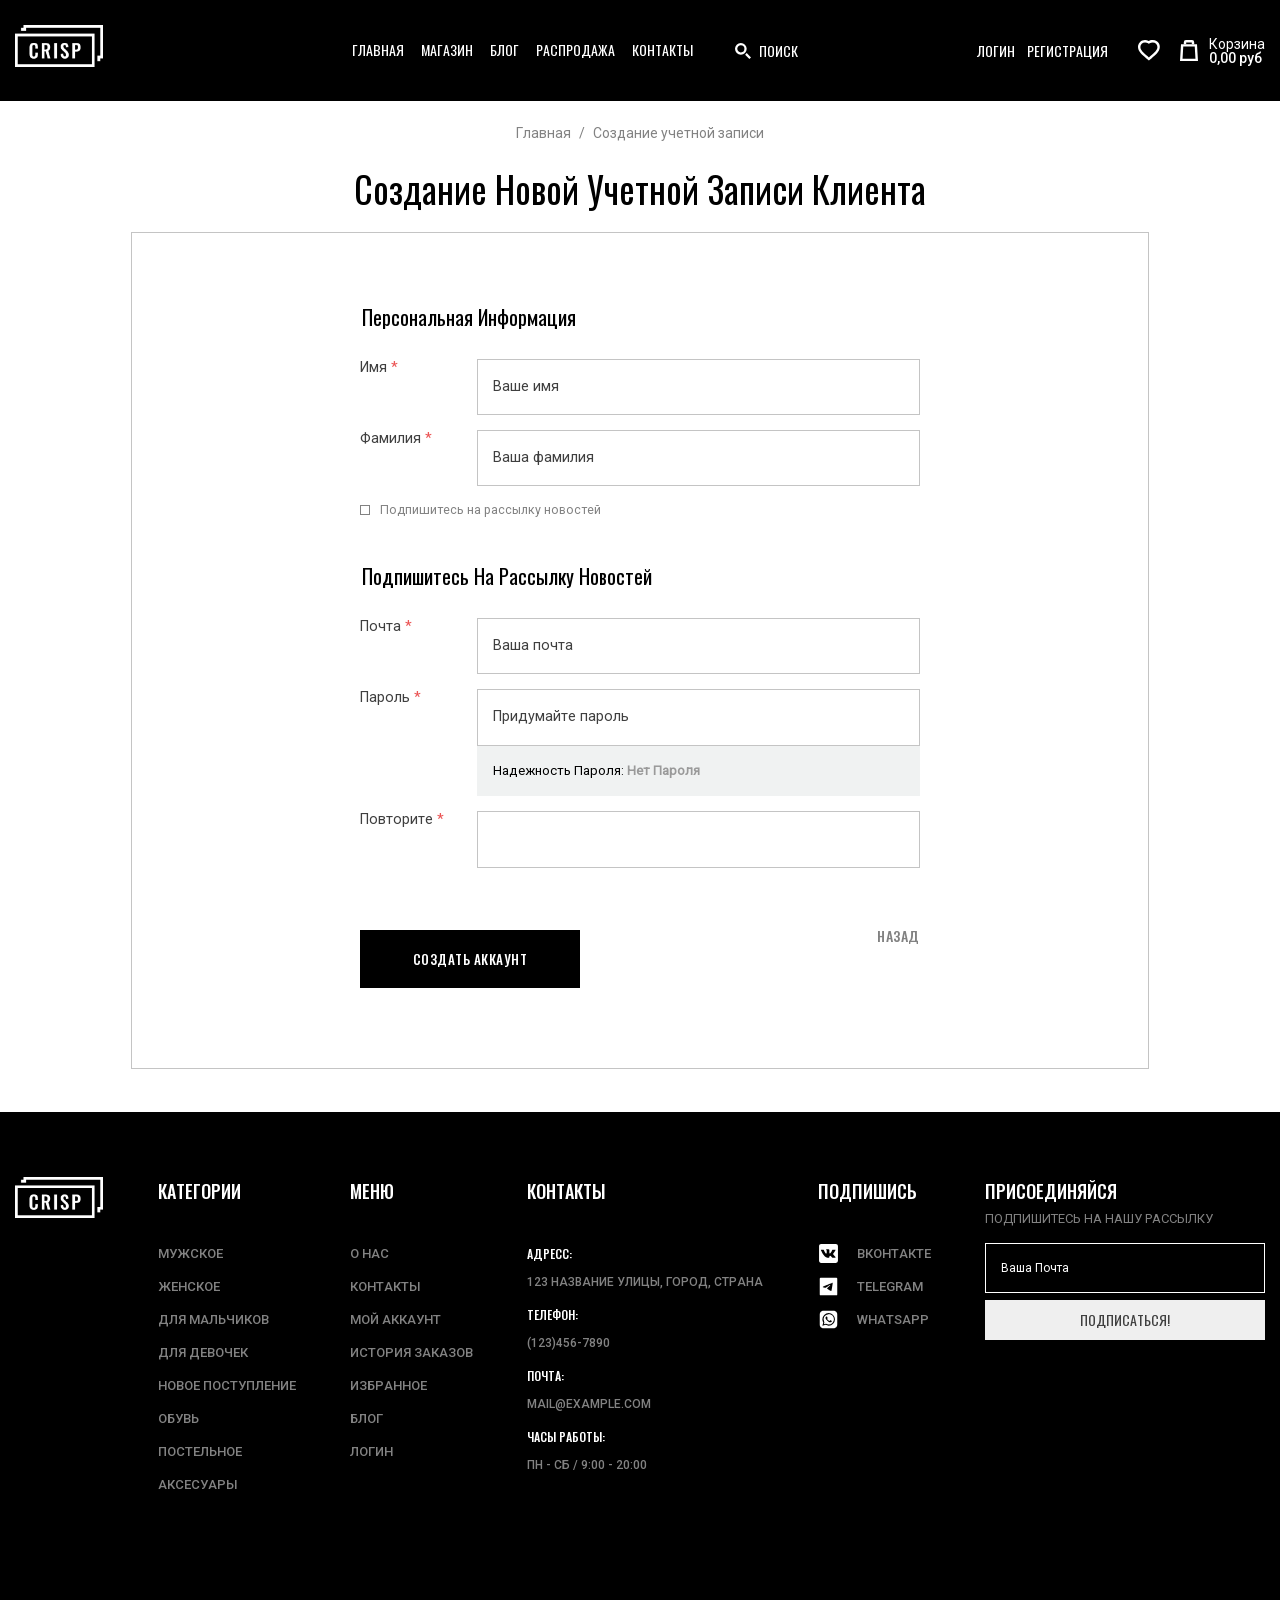
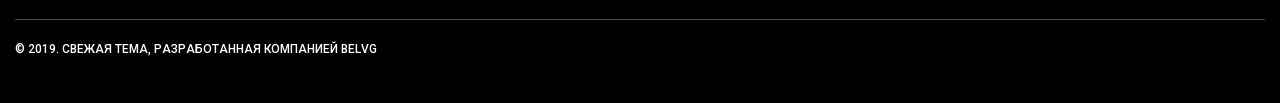
<file: create-account.html>
<!DOCTYPE html>
<html lang="ru">

<head>
  <meta charset="UTF-8">
  <meta name="viewport" content="width=device-width, initial-scale=1.0">
  <title>CRIPS</title>
  <link rel="stylesheet" href="css/create-account.min.css">
</head>

<body>
  <div class="wrapper">
    <header class="header">
      <div class="container">
        <div class="header__wrapper">
          <div class="header__column">
            <a class="header__logo logo" href="index.html">
              <picture class="logo__img">
                <source type="image/avif" srcset="images/logo@3x.avif,
                                                  images/logo@2x.avif,
                                                  images/logo.avif">
                <source type="image/webp" srcset="images/logo@3x.webp,
                                                  images/logo@2x.webp,
                                                  images/logo.webp">
                <source type="image/png" srcset="images/logo@3x.png,
                                                 images/logo@2x.png">
                <img src="images/logo.png" alt="grips">
              </picture>
            </a>
          </div>
          <div class="header__column header__menu">
            <button class="menu__btn" type="button" aria-label="меню"><span></span></button>
            <nav class="menu">
              <ul class="menu__list">
                <!-- класс активный только для ссылки на тукующую страницу -->
                <li><a href="index.html" class="_active">главная</a></li>
                <li><a href="catalog-page.html">магазин</a></li>
                <li><a href="article.html">блог</a></li>
                <li><a href="catalog-page.html">распродажа</a></li>
                <li><a href="#">контакты</a></li>
              </ul>
            </nav>
            <form class="header__form form-search" action="#" method="post" data-da=".user-nav, 1100, 0">
              <input class="form-search__input" type="search" name="searchInput" placeholder="Поиск">
              <button class="form-search__btn" type="button" name="searchBtn">поиск</button>
            </form>
          </div>
          <div class="header__column">
            <div class="header__user-nav user-nav">
              <a class="user-nav__link" href="dashboard.html" data-da=".menu__list, 1100">логин</a>
              <a class="user-nav__link" href="create-account.html" data-da=".menu__list, 1100">регистрация</a>
              <a class="user-nav__favorite" href="#" aria-label="избранное">
                <svg xmlns="http://www.w3.org/2000/svg" width="21.8" height="20.59" fill="none">
                  <path
                    d="M10.9 4.1a5.198 5.198 0 013.825-1.7c2.618 0 4.675 1.97 4.675 4.496 0 3.082-2.89 5.607-7.267 9.425L10.9 17.4l-1.232-1.08C5.29 12.504 2.4 9.979 2.4 6.897 2.4 4.37 4.457 2.4 7.075 2.4c1.479 0 2.899.662 3.825 1.7z" />
                  <path
                    d="M10.9 1.042a7.827 7.827 0 012.518-.928A7.48 7.48 0 0114.725 0a7.237 7.237 0 014.102 1.253 6.956 6.956 0 011.825 1.84 6.77 6.77 0 01.958 2.184 6.864 6.864 0 01.174 2.096 7.735 7.735 0 01-.728 2.77c-.412.887-1.018 1.801-1.82 2.744-.63.742-1.46 1.59-2.49 2.544-.613.569-1.624 1.467-3.033 2.696L10.9 20.59l-2.81-2.46a151.22 151.22 0 01-3.036-2.699c-1.03-.954-1.86-1.802-2.49-2.544-.802-.943-1.408-1.857-1.82-2.743a7.736 7.736 0 01-.728-2.772A6.865 6.865 0 01.19 5.276 6.782 6.782 0 012.092 1.97 6.952 6.952 0 014.35.519a7.234 7.234 0 012.725-.52 7.48 7.48 0 013.105.673c.25.113.49.236.72.37zm-.821 2.325A5.223 5.223 0 007.075 2.4C4.457 2.4 2.4 4.37 2.4 6.896c0 3.082 2.89 5.607 7.268 9.425L10.9 17.4l1.232-1.08C16.51 12.504 19.4 9.979 19.4 6.897c0-2.526-2.057-4.496-4.675-4.496a5.22 5.22 0 00-3.004.967 4.934 4.934 0 00-.821.733 4.934 4.934 0 00-.821-.733z"
                    fill="#FFF" fill-rule="evenodd" />
                </svg>
              </a>
              <a class="user-nav__cart-box" href="cart.html">
                <div class="user-nav__icon">
                  <svg xmlns="http://www.w3.org/2000/svg" width="18" height="21.2" fill="none">
                    <path d="M14.737 6.6l.718 12.2H2.545l.718-12.2h11.474zM17 4.2H1L.141 18.8 0 21.2h18l-.141-2.4L17 4.2z"
                      fill="#FFF" fill-rule="evenodd" />
                    <path d="M5 4.2v-2a1 1 0 011-1h6a1 1 0 011 1v2" stroke="#FFF" stroke-width="2.4" />
                  </svg>
                  <!-- активировать если в корзине будут товары -->
                  <!-- <span>2</span> -->
                </div>
                <span class="user-nav__cart-text">Корзина</span>
                <span class="user-nav__cart-price">0,00 руб</span>
              </a>
            </div>
          </div>
        </div>
      </div>
    </header>
    <main class="main">
      <div class="create-account">
        <nav class="breadcrumbs" aria-label="Хлебные крошки">
          <div class="container">
            <ul class="breadcrumbs__list">
              <li class="breadcrumbs__item">
                <a class="breadcrumbs__link" href="index.html">Главная</a>
              </li>
              <li class="breadcrumbs__item">
                <span class="breadcrumbs__current" aria-current="page">Создание учетной записи</span>
              </li>
            </ul>
          </div>
        </nav>
        <h1 class="create-account__title">Cоздание новой учетной записи клиента</h1>
        <div class="create-account__form">
          <form class="account-form" method="post" id="createAccount" action="#">
            <fieldset class="account-form__section">
              <legend class="account-form__legend">персональная информация</legend>
          
          
              <div class="field field--required">
                <label class="field__label" for="firstName">
                  Имя <span class="field__mark" aria-hidden="true">*</span>
                </label>
                <input class="field__input" id="firstName" name="firstName" type="text" placeholder="Ваше имя"
                  autocomplete="given-name" required />
                <p class="field__error" aria-live="polite"></p>
              </div>
          
              <div class="field field--required">
                <label class="field__label" for="lastName">
                  Фамилия <span class="field__mark" aria-hidden="true">*</span>
                </label>
                <input class="field__input" id="lastName" name="lastName" type="text" placeholder="Ваша фамилия"
                  autocomplete="family-name" required />
                <p class="field__error" aria-live="polite"></p>
              </div>
          
              <label class="checkbox account-form__checkbox" for="newsletter">
                <input class="checkbox__input" type="checkbox" id="newsletter" name="newsletter" />
                <span class="checkbox__box" aria-hidden="true"></span>
                <span class="checkbox__label">Подпишитесь на рассылку новостей</span>
              </label>
            </fieldset>
          
            <fieldset class="account-form__section">
              <legend class="account-form__legend">Подпишитесь на рассылку новостей</legend>
          
              <div class="field field--required">
                <label class="field__label" for="email">
                  Почта <span class="field__mark" aria-hidden="true">*</span>
                </label>
                <input class="field__input" id="email" name="email" type="email" placeholder="Ваша почта" autocomplete="email"
                  required />
                <p class="field__error" aria-live="polite"></p>
              </div>
          
              <div class="field field--required">
                <label class="field__label" for="password">
                  Пароль <span class="field__mark" aria-hidden="true">*</span>
                </label>
                <input class="field__input" id="password" name="password" type="password" placeholder="Придумайте пароль"
                  minlength="8" autocomplete="new-password" required aria-describedby="passwordHint" />
                <div class="field__hint" id="passwordHint">
                  Надежность пароля: <span class="password-strength" data-level="0">нет пароля</span>
                </div>
                <p class="field__error" aria-live="polite"></p>
              </div>
          
              <div class="field field--required">
                <label class="field__label" for="confirmPassword">
                  Повторите<span class="field__mark" aria-hidden="true">*</span>
                </label>
                <input class="field__input" id="confirmPassword" name="confirmPassword" type="password" minlength="8"
                  autocomplete="new-password" required />
                <p class="field__error" id="confirmError" aria-live="polite"></p>
              </div>
            </fieldset>
          
            <div class="account-form__actions">
              <button class="button button--primary account-form__submit" type="submit">
                создать аккаунт
              </button>
              <a class="account-form__back" href="#">назад</a>
            </div>
          </form>
        </div>
      </div>
    </main>
    <footer class="footer">
      <div class="container">
        <div class="footer__content">
          <div class="footer__column">
            <a class="footer__logo logo" href="index.html">
              <picture class="">
                <source type="image/avif" srcset="images/logo@3x.avif,
                                                images/logo@2x.avif,
                                                images/logo.avif">
                <source type="image/webp" srcset="images/logo@3x.webp,
                                                images/logo@2x.webp,
                                                images/logo.webp">
                <source type="image/png" srcset="images/logo@3x.png,
                                               images/logo@2x.png">
                <img src="images/logo.png" alt="grips">
              </picture>
            </a>
          </div>
          <div class="footer__column" data-spollers="900,max">
            <h3 class="footer__title" tabindex="-1" data-spoller>Категории</h3>
            <ul class="footer__list">
              <li><a href="catalog-page.html">мужское</a></li>
              <li><a href="catalog-page.html">женское</a></li>
              <li><a href="catalog-page.html">для мальчиков</a></li>
              <li><a href="catalog-page.html">для девочек</a></li>
              <li><a href="catalog-page.html">новое поступление</a></li>
              <li><a href="catalog-page.html">обувь</a></li>
              <li><a href="catalog-page.html">постельное</a></li>
              <li><a href="catalog-page.html">аксесуары</a></li>
            </ul>
          </div>
          <div class="footer__column" data-spollers="900,max">
            <h3 class="footer__title" tabindex="-1" data-spoller>Меню</h3>
            <ul class="footer__list">
              <li><a href="#">о нас</a></li>
              <li><a href="#">контакты</a></li>
              <li><a href="dashboard.html">мой аккаунт</a></li>
              <li><a href="dashboard.html">история заказов</a></li>
              <li><a href="#">избранное</a></li>
              <li><a href="article.html">блог</a></li>
              <li><a href="dashboard.html">логин</a></li>
            </ul>
          </div>
          <div class="footer__column" data-spollers="900,max">
            <h3 class="footer__title" tabindex="-1" data-spoller>Контакты</h3>
            <dl>
              <div>
                <dt>адресс:</dt>
                <dd>123 название улицы, город, страна</dd>
              </div>
              <div>
                <dt>телефон:</dt>
                <dd><a href="tel:1234567890">(123)456-7890</a></dd>
              </div>
              <div>
                <dt>почта:</dt>
                <dd><a href="mailto:mail@example.com">mail@example.com</a></dd>
              </div>
              <div>
                <dt>часы работы:</dt>
                <dd>пн - сб / 9:00 - 20:00</dd>
              </div>
            </dl>
          </div>
          <div class="footer__column" data-spollers="900,max">
            <h3 class="footer__title" tabindex="-1" data-spoller>подпишись</h3>
            <ul class="footer__list">
              <li><a href="#" class="footer__social">
                  <svg width="800" height="800" viewBox="0 0 20 20" xmlns="http://www.w3.org/2000/svg">
                    <path
                      d="M19 17V3c0-1.1-.903-2-2.005-2H3.005C1.855 1 1 1.853 1 3v14c0 1.148.855 2 2.005 2h13.99A2.008 2.008 0 0019 17zm-3.816-5.393s1.132 1.117 1.411 1.635c.008.011.011.021.014.025.113.19.142.34.085.45-.094.183-.414.275-.523.283h-1.999c-.14 0-.43-.036-.782-.279-.27-.188-.537-.499-.797-.802-.388-.45-.724-.84-1.062-.84a.383.383 0 00-.126.021c-.257.082-.583.447-.583 1.422 0 .305-.24.479-.41.479h-.916c-.312 0-1.937-.109-3.376-1.628-1.766-1.86-3.352-5.591-3.366-5.624-.1-.241.107-.372.332-.372h2.02c.271 0 .358.164.42.311.07.167.334.841.766 1.599.703 1.233 1.136 1.735 1.481 1.735a.378.378 0 00.184-.049c.451-.249.367-1.857.347-2.189 0-.063-.001-.719-.231-1.034-.166-.228-.447-.315-.617-.348a.738.738 0 01.266-.226C8.031 6.022 8.588 6 9.142 6h.308c.601.008.757.047.974.102.439.105.448.39.409 1.36-.011.276-.023.589-.023.956 0 .079-.003.166-.003.256-.014.496-.03 1.057.32 1.287a.289.289 0 00.151.044c.122 0 .487 0 1.476-1.697.435-.749.77-1.633.793-1.699a.528.528 0 01.148-.183.347.347 0 01.166-.039h2.375c.26 0 .436.039.469.138.057.159-.011.644-1.096 2.11l-.483.64c-.984 1.288-.984 1.354.058 2.332z" />
                  </svg>
                  вконтакте
                </a>
              </li>
              <li>
                <a href="#" class="footer__social">
                  <svg width="800" height="800" viewBox="0 0 24 24" xmlns="http://www.w3.org/2000/svg">
                    <path
                      d="M21 2H3a1 1 0 00-1 1v18a1 1 0 001 1h18a1 1 0 001-1V3a1 1 0 00-1-1zm-4.723 9.855c-.346 2.168-.722 4.538-.722 4.538s-.058.665-.549.78a2.369 2.369 0 01-1.445-.52c-.116-.087-2.168-1.387-2.919-2.023a.547.547 0 01.029-.925 111.39 111.39 0 003.034-2.89c.347-.347.694-1.156-.751-.173-2.052 1.416-4.075 2.745-4.075 2.745a1.7 1.7 0 01-1.33.029c-.867-.26-1.878-.607-1.878-.607s-.694-.433.491-.9c0 0 5-2.052 6.734-2.774.665-.289 2.919-1.214 2.919-1.214s1.041-.405.954.578c-.029.409-.26 1.825-.492 3.356z" />
                  </svg>
                  telegram
                </a>
              </li>
              <li>
                <a href="#" class="footer__social">
                  <svg width="800" height="800" viewBox="0 0 24 24" xmlns="http://www.w3.org/2000/svg" data-name="Layer 1">
                    <path
                      d="M22 6.55a12.61 12.61 0 00-.1-1.29 4.29 4.29 0 00-.37-1.08 3.66 3.66 0 00-.71-1 3.91 3.91 0 00-1-.71 4.28 4.28 0 00-1.08-.36A10.21 10.21 0 0017.46 2H6.55a12.61 12.61 0 00-1.29.1 4.29 4.29 0 00-1.08.37 3.66 3.66 0 00-1 .71 3.91 3.91 0 00-.71 1 4.28 4.28 0 00-.36 1.08A10.21 10.21 0 002 6.54v10.91a12.61 12.61 0 00.1 1.29 4.29 4.29 0 00.37 1.08 3.66 3.66 0 00.71 1 3.91 3.91 0 001 .71 4.28 4.28 0 001.08.36 10.21 10.21 0 001.28.11h10.91a12.61 12.61 0 001.29-.1 4.29 4.29 0 001.08-.37 3.66 3.66 0 001-.71 3.91 3.91 0 00.71-1 4.28 4.28 0 00.36-1.08 10.21 10.21 0 00.11-1.28V6.55zM12.23 19a7.12 7.12 0 01-3.43-.9l-3.8 1 1-3.72a7.11 7.11 0 01-1-3.58 7.18 7.18 0 117.23 7.2zm0-13.13A6 6 0 007.18 15l.14.23-.6 2.19L9 16.8l.22.13a6 6 0 003 .83 6 6 0 006-6 6 6 0 00-6-6zm3.5 8.52a1.82 1.82 0 01-1.21.85 2.33 2.33 0 01-1.12-.07 8.9 8.9 0 01-1-.38 8 8 0 01-3.06-2.7 3.48 3.48 0 01-.73-1.85 2 2 0 01.63-1.5.65.65 0 01.48-.22H10c.11 0 .26 0 .4.31s.51 1.24.56 1.33a.34.34 0 010 .31 1.14 1.14 0 01-.18.3c-.09.11-.19.24-.27.32s-.18.18-.08.36a5.56 5.56 0 001 1.24 5 5 0 001.44.89c.18.09.29.08.39 0s.45-.52.57-.7.24-.15.4-.09 1.05.49 1.23.58.29.13.34.21a1.56 1.56 0 01-.07.78z" />
                  </svg>
                  whatsapp
                </a>
              </li>
            </ul>
          </div>
          <div class="footer__column">
            <h3 class="footer__title-form">
              присоединяйся
            </h3>
            <p class="footer__text">Подпишитесь на нашу рассылку</p>
            <form class="footer__form form-subscribe" action="#" method="post">
              <input class="form-subscribe__input" type="email" name="formSubscribeMail" placeholder="Ваша почта">
              <button class="form-subscribe__btn" type="submit">подписаться!</button>
            </form>
          </div>
        </div>
        <div class="footer__copy">
          © 2019. Свежая тема, разработанная компанией Belvg
        </div>
      </div>
    </footer>
  </div>
  <script src="js/create-account.min.js"></script>
</body>

</html>
</file>
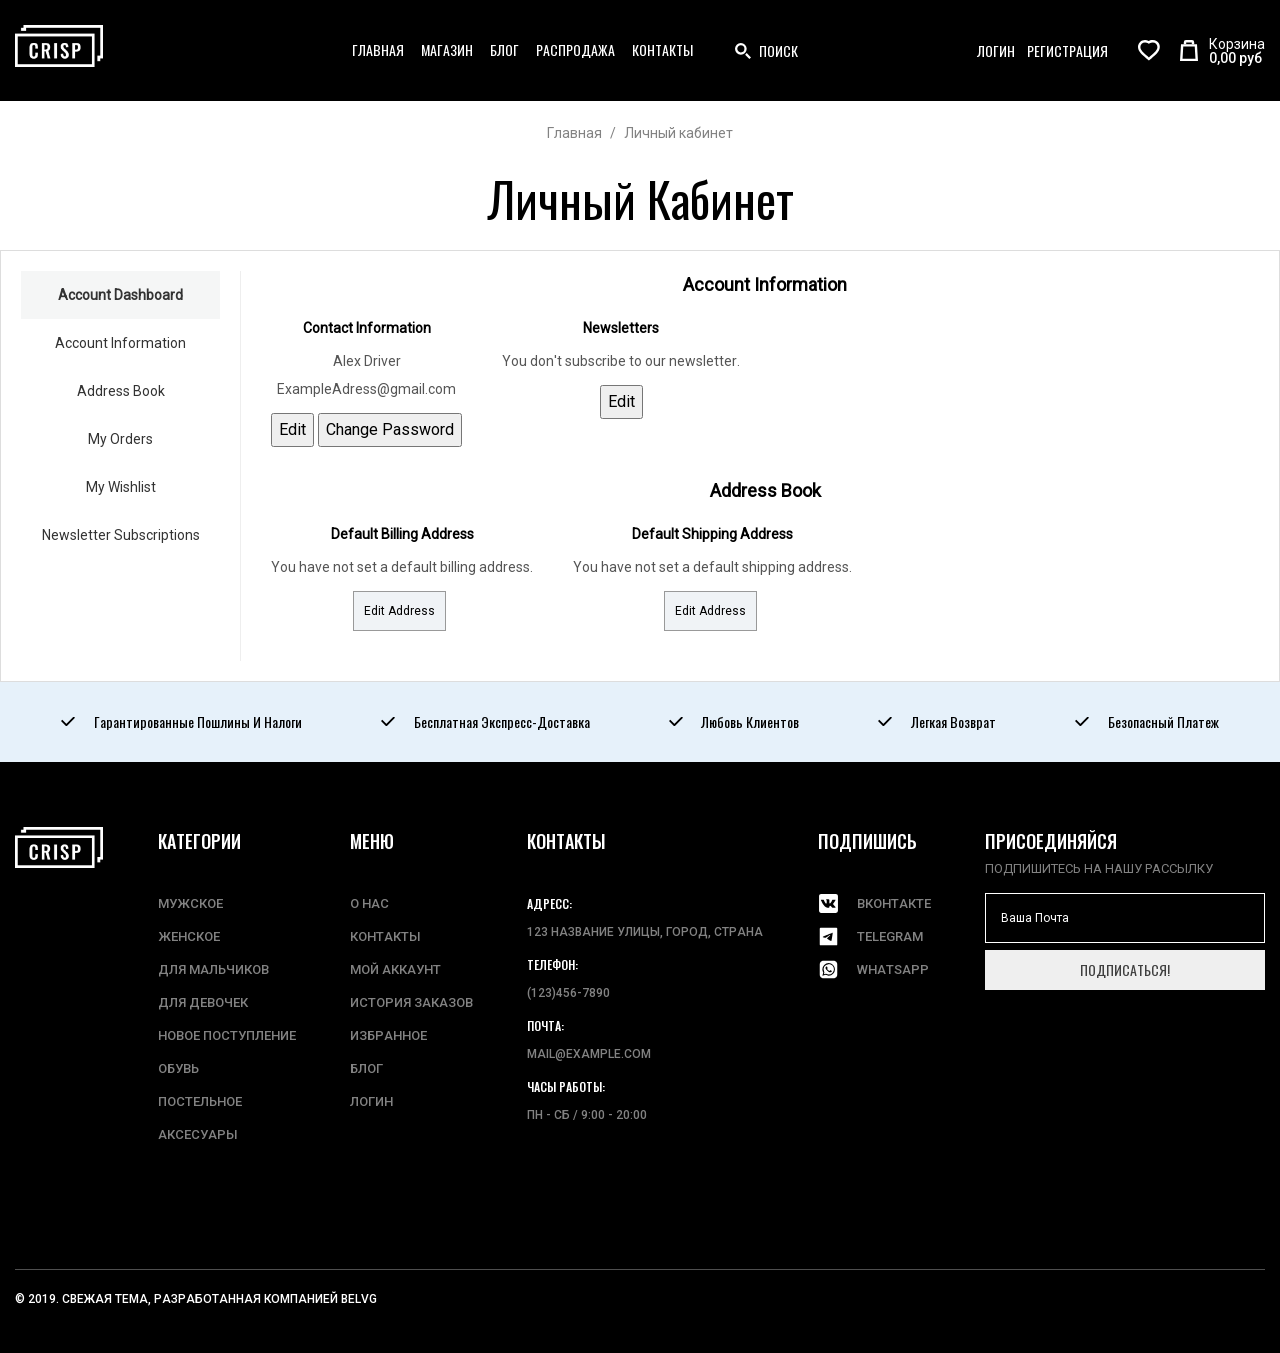
<file: dashboard.html>
<!DOCTYPE html>
<html lang="ru">

<head>
  <meta charset="UTF-8">
  <meta name="viewport" content="width=device-width, initial-scale=1.0">
  <title>CRIPS</title>
  <link rel="stylesheet" href="css/dashboard.min.css">
</head>

<body>
  <div class="wrapper">
    <header class="header">
      <div class="container">
        <div class="header__wrapper">
          <div class="header__column">
            <a class="header__logo logo" href="index.html">
              <picture class="logo__img">
                <source type="image/avif" srcset="images/logo@3x.avif,
                                                  images/logo@2x.avif,
                                                  images/logo.avif">
                <source type="image/webp" srcset="images/logo@3x.webp,
                                                  images/logo@2x.webp,
                                                  images/logo.webp">
                <source type="image/png" srcset="images/logo@3x.png,
                                                 images/logo@2x.png">
                <img src="images/logo.png" alt="grips">
              </picture>
            </a>
          </div>
          <div class="header__column header__menu">
            <button class="menu__btn" type="button" aria-label="меню"><span></span></button>
            <nav class="menu">
              <ul class="menu__list">
                <!-- класс активный только для ссылки на тукующую страницу -->
                <li><a href="index.html" class="_active">главная</a></li>
                <li><a href="catalog-page.html">магазин</a></li>
                <li><a href="article.html">блог</a></li>
                <li><a href="catalog-page.html">распродажа</a></li>
                <li><a href="#">контакты</a></li>
              </ul>
            </nav>
            <form class="header__form form-search" action="#" method="post" data-da=".user-nav, 1100, 0">
              <input class="form-search__input" type="search" name="searchInput" placeholder="Поиск">
              <button class="form-search__btn" type="button" name="searchBtn">поиск</button>
            </form>
          </div>
          <div class="header__column">
            <div class="header__user-nav user-nav">
              <a class="user-nav__link" href="dashboard.html" data-da=".menu__list, 1100">логин</a>
              <a class="user-nav__link" href="create-account.html" data-da=".menu__list, 1100">регистрация</a>
              <a class="user-nav__favorite" href="#" aria-label="избранное">
                <svg xmlns="http://www.w3.org/2000/svg" width="21.8" height="20.59" fill="none">
                  <path
                    d="M10.9 4.1a5.198 5.198 0 013.825-1.7c2.618 0 4.675 1.97 4.675 4.496 0 3.082-2.89 5.607-7.267 9.425L10.9 17.4l-1.232-1.08C5.29 12.504 2.4 9.979 2.4 6.897 2.4 4.37 4.457 2.4 7.075 2.4c1.479 0 2.899.662 3.825 1.7z" />
                  <path
                    d="M10.9 1.042a7.827 7.827 0 012.518-.928A7.48 7.48 0 0114.725 0a7.237 7.237 0 014.102 1.253 6.956 6.956 0 011.825 1.84 6.77 6.77 0 01.958 2.184 6.864 6.864 0 01.174 2.096 7.735 7.735 0 01-.728 2.77c-.412.887-1.018 1.801-1.82 2.744-.63.742-1.46 1.59-2.49 2.544-.613.569-1.624 1.467-3.033 2.696L10.9 20.59l-2.81-2.46a151.22 151.22 0 01-3.036-2.699c-1.03-.954-1.86-1.802-2.49-2.544-.802-.943-1.408-1.857-1.82-2.743a7.736 7.736 0 01-.728-2.772A6.865 6.865 0 01.19 5.276 6.782 6.782 0 012.092 1.97 6.952 6.952 0 014.35.519a7.234 7.234 0 012.725-.52 7.48 7.48 0 013.105.673c.25.113.49.236.72.37zm-.821 2.325A5.223 5.223 0 007.075 2.4C4.457 2.4 2.4 4.37 2.4 6.896c0 3.082 2.89 5.607 7.268 9.425L10.9 17.4l1.232-1.08C16.51 12.504 19.4 9.979 19.4 6.897c0-2.526-2.057-4.496-4.675-4.496a5.22 5.22 0 00-3.004.967 4.934 4.934 0 00-.821.733 4.934 4.934 0 00-.821-.733z"
                    fill="#FFF" fill-rule="evenodd" />
                </svg>
              </a>
              <a class="user-nav__cart-box" href="cart.html">
                <div class="user-nav__icon">
                  <svg xmlns="http://www.w3.org/2000/svg" width="18" height="21.2" fill="none">
                    <path d="M14.737 6.6l.718 12.2H2.545l.718-12.2h11.474zM17 4.2H1L.141 18.8 0 21.2h18l-.141-2.4L17 4.2z"
                      fill="#FFF" fill-rule="evenodd" />
                    <path d="M5 4.2v-2a1 1 0 011-1h6a1 1 0 011 1v2" stroke="#FFF" stroke-width="2.4" />
                  </svg>
                  <!-- активировать если в корзине будут товары -->
                  <!-- <span>2</span> -->
                </div>
                <span class="user-nav__cart-text">Корзина</span>
                <span class="user-nav__cart-price">0,00 руб</span>
              </a>
            </div>
          </div>
        </div>
      </div>
    </header>
    <main class="main">
      <div class="dashboard-page">
        <!-- хлебные крошки -->
        <nav class="breadcrumbs" aria-label="Хлебные крошки">
          <div class="container">
            <ul class="breadcrumbs__list">
              <li class="breadcrumbs__item">
                <a class="breadcrumbs__link" href="index.html">Главная</a>
              </li>
              <li class="breadcrumbs__item">
                <span class="breadcrumbs__current" aria-current="page">Личный кабинет</span>
              </li>
            </ul>
          </div>
        </nav>
        <!-- заголовок -->
        <div class="dashboard-page__title">
          Личный кабинет
        </div>

        <!-- основная часть -->
        <section class="dashboard-page__account account">
          <aside class="account__sidebar">
            <ul class="account__nav">
              <li class="account__nav-item account__nav-item--active">Account Dashboard</li>
              <li class="account__nav-item">Account Information</li>
              <li class="account__nav-item">Address Book</li>
              <li class="account__nav-item">My Orders</li>
              <li class="account__nav-item">My Wishlist</li>
              <li class="account__nav-item">Newsletter Subscriptions</li>
            </ul>
          </aside>
        
          <section class="account__content">
            <div class="account__section">
              <h2 class="account__title">Account Information</h2>
              <div class="account__info">
                <div class="account__info-block">
                  <h3>Contact Information</h3>
                  <p>Alex Driver<br>ExampleAdress@gmail.com</p>
                  <button class="account__btn btn-edit" type="button">Edit</button>
                  <button class="account__btn btn-edit" type="button">Change Password</button>
                </div>
                <div class="account__info-block">
                  <h3>Newsletters</h3>
                  <p>You don't subscribe to our newsletter.</p>
                  <button class="account__btn btn-edit">Edit</button>
                </div>
              </div>
            </div>
        
            <div class="account__section">
              <h2 class="account__title">Address Book</h2>
              <div class="account__info">
                <div class="account__info-block">
                  <h3>Default Billing Address</h3>
                  <p>You have not set a default billing address.</p>
                  <button class="btn">Edit Address</button>
                </div>
                <div class="account__info-block">
                  <h3>Default Shipping Address</h3>
                  <p>You have not set a default shipping address.</p>
                  <button class="btn">Edit Address</button>
                </div>
              </div>
            </div>
          </section>
        </section>
      </div>
    </main>
    <section class="advantages">
      <div class="container">
        <div class="advantages__wrapper">
          <ul class="advantages__list">
            <li class="advantages__list-item">
              <a class="advantages__list-link" href="#">
                Гарантированные пошлины и налоги
              </a>
            </li>
            <li class="advantages__list-item">
              <a class="advantages__list-link" href="#">
                Бесплатная Экспресс-доставка
              </a>
            </li>
            <li class="advantages__list-item">
              <a class="advantages__list-link" href="#">
                Любовь клиентов
              </a>
            </li>
            <li class="advantages__list-item">
              <a class="advantages__list-link" href="#">
                Легкая возврат
              </a>
            <li class="advantages__list-item">
              <a class="advantages__list-link" href="#">
                Безопасный платеж
              </a>
            </li>
          </ul>
        </div>
      </div>
    </section>
    <footer class="footer">
      <div class="container">
        <div class="footer__content">
          <div class="footer__column">
            <a class="footer__logo logo" href="index.html">
              <picture class="">
                <source type="image/avif" srcset="images/logo@3x.avif,
                                                images/logo@2x.avif,
                                                images/logo.avif">
                <source type="image/webp" srcset="images/logo@3x.webp,
                                                images/logo@2x.webp,
                                                images/logo.webp">
                <source type="image/png" srcset="images/logo@3x.png,
                                               images/logo@2x.png">
                <img src="images/logo.png" alt="grips">
              </picture>
            </a>
          </div>
          <div class="footer__column" data-spollers="900,max">
            <h3 class="footer__title" tabindex="-1" data-spoller>Категории</h3>
            <ul class="footer__list">
              <li><a href="catalog-page.html">мужское</a></li>
              <li><a href="catalog-page.html">женское</a></li>
              <li><a href="catalog-page.html">для мальчиков</a></li>
              <li><a href="catalog-page.html">для девочек</a></li>
              <li><a href="catalog-page.html">новое поступление</a></li>
              <li><a href="catalog-page.html">обувь</a></li>
              <li><a href="catalog-page.html">постельное</a></li>
              <li><a href="catalog-page.html">аксесуары</a></li>
            </ul>
          </div>
          <div class="footer__column" data-spollers="900,max">
            <h3 class="footer__title" tabindex="-1" data-spoller>Меню</h3>
            <ul class="footer__list">
              <li><a href="#">о нас</a></li>
              <li><a href="#">контакты</a></li>
              <li><a href="dashboard.html">мой аккаунт</a></li>
              <li><a href="dashboard.html">история заказов</a></li>
              <li><a href="#">избранное</a></li>
              <li><a href="article.html">блог</a></li>
              <li><a href="dashboard.html">логин</a></li>
            </ul>
          </div>
          <div class="footer__column" data-spollers="900,max">
            <h3 class="footer__title" tabindex="-1" data-spoller>Контакты</h3>
            <dl>
              <div>
                <dt>адресс:</dt>
                <dd>123 название улицы, город, страна</dd>
              </div>
              <div>
                <dt>телефон:</dt>
                <dd><a href="tel:1234567890">(123)456-7890</a></dd>
              </div>
              <div>
                <dt>почта:</dt>
                <dd><a href="mailto:mail@example.com">mail@example.com</a></dd>
              </div>
              <div>
                <dt>часы работы:</dt>
                <dd>пн - сб / 9:00 - 20:00</dd>
              </div>
            </dl>
          </div>
          <div class="footer__column" data-spollers="900,max">
            <h3 class="footer__title" tabindex="-1" data-spoller>подпишись</h3>
            <ul class="footer__list">
              <li><a href="#" class="footer__social">
                  <svg width="800" height="800" viewBox="0 0 20 20" xmlns="http://www.w3.org/2000/svg">
                    <path
                      d="M19 17V3c0-1.1-.903-2-2.005-2H3.005C1.855 1 1 1.853 1 3v14c0 1.148.855 2 2.005 2h13.99A2.008 2.008 0 0019 17zm-3.816-5.393s1.132 1.117 1.411 1.635c.008.011.011.021.014.025.113.19.142.34.085.45-.094.183-.414.275-.523.283h-1.999c-.14 0-.43-.036-.782-.279-.27-.188-.537-.499-.797-.802-.388-.45-.724-.84-1.062-.84a.383.383 0 00-.126.021c-.257.082-.583.447-.583 1.422 0 .305-.24.479-.41.479h-.916c-.312 0-1.937-.109-3.376-1.628-1.766-1.86-3.352-5.591-3.366-5.624-.1-.241.107-.372.332-.372h2.02c.271 0 .358.164.42.311.07.167.334.841.766 1.599.703 1.233 1.136 1.735 1.481 1.735a.378.378 0 00.184-.049c.451-.249.367-1.857.347-2.189 0-.063-.001-.719-.231-1.034-.166-.228-.447-.315-.617-.348a.738.738 0 01.266-.226C8.031 6.022 8.588 6 9.142 6h.308c.601.008.757.047.974.102.439.105.448.39.409 1.36-.011.276-.023.589-.023.956 0 .079-.003.166-.003.256-.014.496-.03 1.057.32 1.287a.289.289 0 00.151.044c.122 0 .487 0 1.476-1.697.435-.749.77-1.633.793-1.699a.528.528 0 01.148-.183.347.347 0 01.166-.039h2.375c.26 0 .436.039.469.138.057.159-.011.644-1.096 2.11l-.483.64c-.984 1.288-.984 1.354.058 2.332z" />
                  </svg>
                  вконтакте
                </a>
              </li>
              <li>
                <a href="#" class="footer__social">
                  <svg width="800" height="800" viewBox="0 0 24 24" xmlns="http://www.w3.org/2000/svg">
                    <path
                      d="M21 2H3a1 1 0 00-1 1v18a1 1 0 001 1h18a1 1 0 001-1V3a1 1 0 00-1-1zm-4.723 9.855c-.346 2.168-.722 4.538-.722 4.538s-.058.665-.549.78a2.369 2.369 0 01-1.445-.52c-.116-.087-2.168-1.387-2.919-2.023a.547.547 0 01.029-.925 111.39 111.39 0 003.034-2.89c.347-.347.694-1.156-.751-.173-2.052 1.416-4.075 2.745-4.075 2.745a1.7 1.7 0 01-1.33.029c-.867-.26-1.878-.607-1.878-.607s-.694-.433.491-.9c0 0 5-2.052 6.734-2.774.665-.289 2.919-1.214 2.919-1.214s1.041-.405.954.578c-.029.409-.26 1.825-.492 3.356z" />
                  </svg>
                  telegram
                </a>
              </li>
              <li>
                <a href="#" class="footer__social">
                  <svg width="800" height="800" viewBox="0 0 24 24" xmlns="http://www.w3.org/2000/svg" data-name="Layer 1">
                    <path
                      d="M22 6.55a12.61 12.61 0 00-.1-1.29 4.29 4.29 0 00-.37-1.08 3.66 3.66 0 00-.71-1 3.91 3.91 0 00-1-.71 4.28 4.28 0 00-1.08-.36A10.21 10.21 0 0017.46 2H6.55a12.61 12.61 0 00-1.29.1 4.29 4.29 0 00-1.08.37 3.66 3.66 0 00-1 .71 3.91 3.91 0 00-.71 1 4.28 4.28 0 00-.36 1.08A10.21 10.21 0 002 6.54v10.91a12.61 12.61 0 00.1 1.29 4.29 4.29 0 00.37 1.08 3.66 3.66 0 00.71 1 3.91 3.91 0 001 .71 4.28 4.28 0 001.08.36 10.21 10.21 0 001.28.11h10.91a12.61 12.61 0 001.29-.1 4.29 4.29 0 001.08-.37 3.66 3.66 0 001-.71 3.91 3.91 0 00.71-1 4.28 4.28 0 00.36-1.08 10.21 10.21 0 00.11-1.28V6.55zM12.23 19a7.12 7.12 0 01-3.43-.9l-3.8 1 1-3.72a7.11 7.11 0 01-1-3.58 7.18 7.18 0 117.23 7.2zm0-13.13A6 6 0 007.18 15l.14.23-.6 2.19L9 16.8l.22.13a6 6 0 003 .83 6 6 0 006-6 6 6 0 00-6-6zm3.5 8.52a1.82 1.82 0 01-1.21.85 2.33 2.33 0 01-1.12-.07 8.9 8.9 0 01-1-.38 8 8 0 01-3.06-2.7 3.48 3.48 0 01-.73-1.85 2 2 0 01.63-1.5.65.65 0 01.48-.22H10c.11 0 .26 0 .4.31s.51 1.24.56 1.33a.34.34 0 010 .31 1.14 1.14 0 01-.18.3c-.09.11-.19.24-.27.32s-.18.18-.08.36a5.56 5.56 0 001 1.24 5 5 0 001.44.89c.18.09.29.08.39 0s.45-.52.57-.7.24-.15.4-.09 1.05.49 1.23.58.29.13.34.21a1.56 1.56 0 01-.07.78z" />
                  </svg>
                  whatsapp
                </a>
              </li>
            </ul>
          </div>
          <div class="footer__column">
            <h3 class="footer__title-form">
              присоединяйся
            </h3>
            <p class="footer__text">Подпишитесь на нашу рассылку</p>
            <form class="footer__form form-subscribe" action="#" method="post">
              <input class="form-subscribe__input" type="email" name="formSubscribeMail" placeholder="Ваша почта">
              <button class="form-subscribe__btn" type="submit">подписаться!</button>
            </form>
          </div>
        </div>
        <div class="footer__copy">
          © 2019. Свежая тема, разработанная компанией Belvg
        </div>
      </div>
    </footer>
  </div>
  <script src="js/dashboard.min.js"></script>
</body>

</html>
</file>
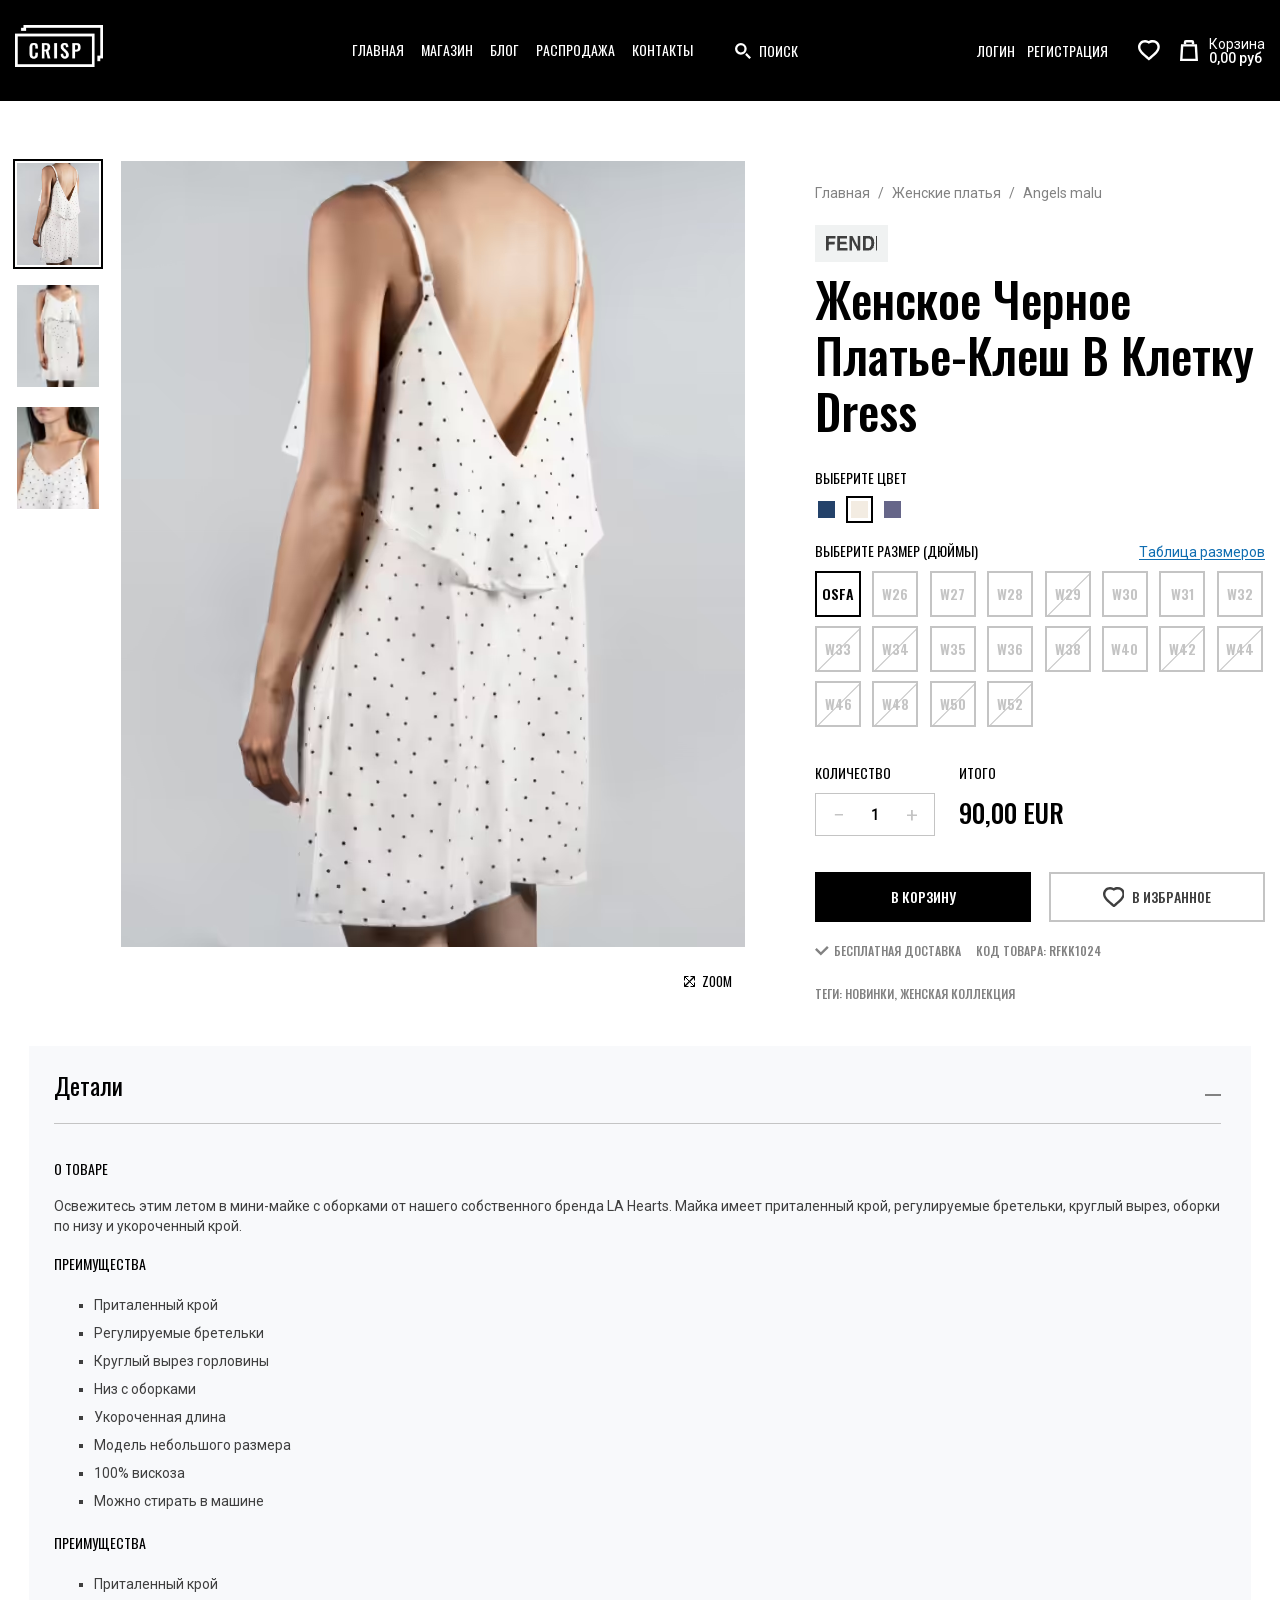
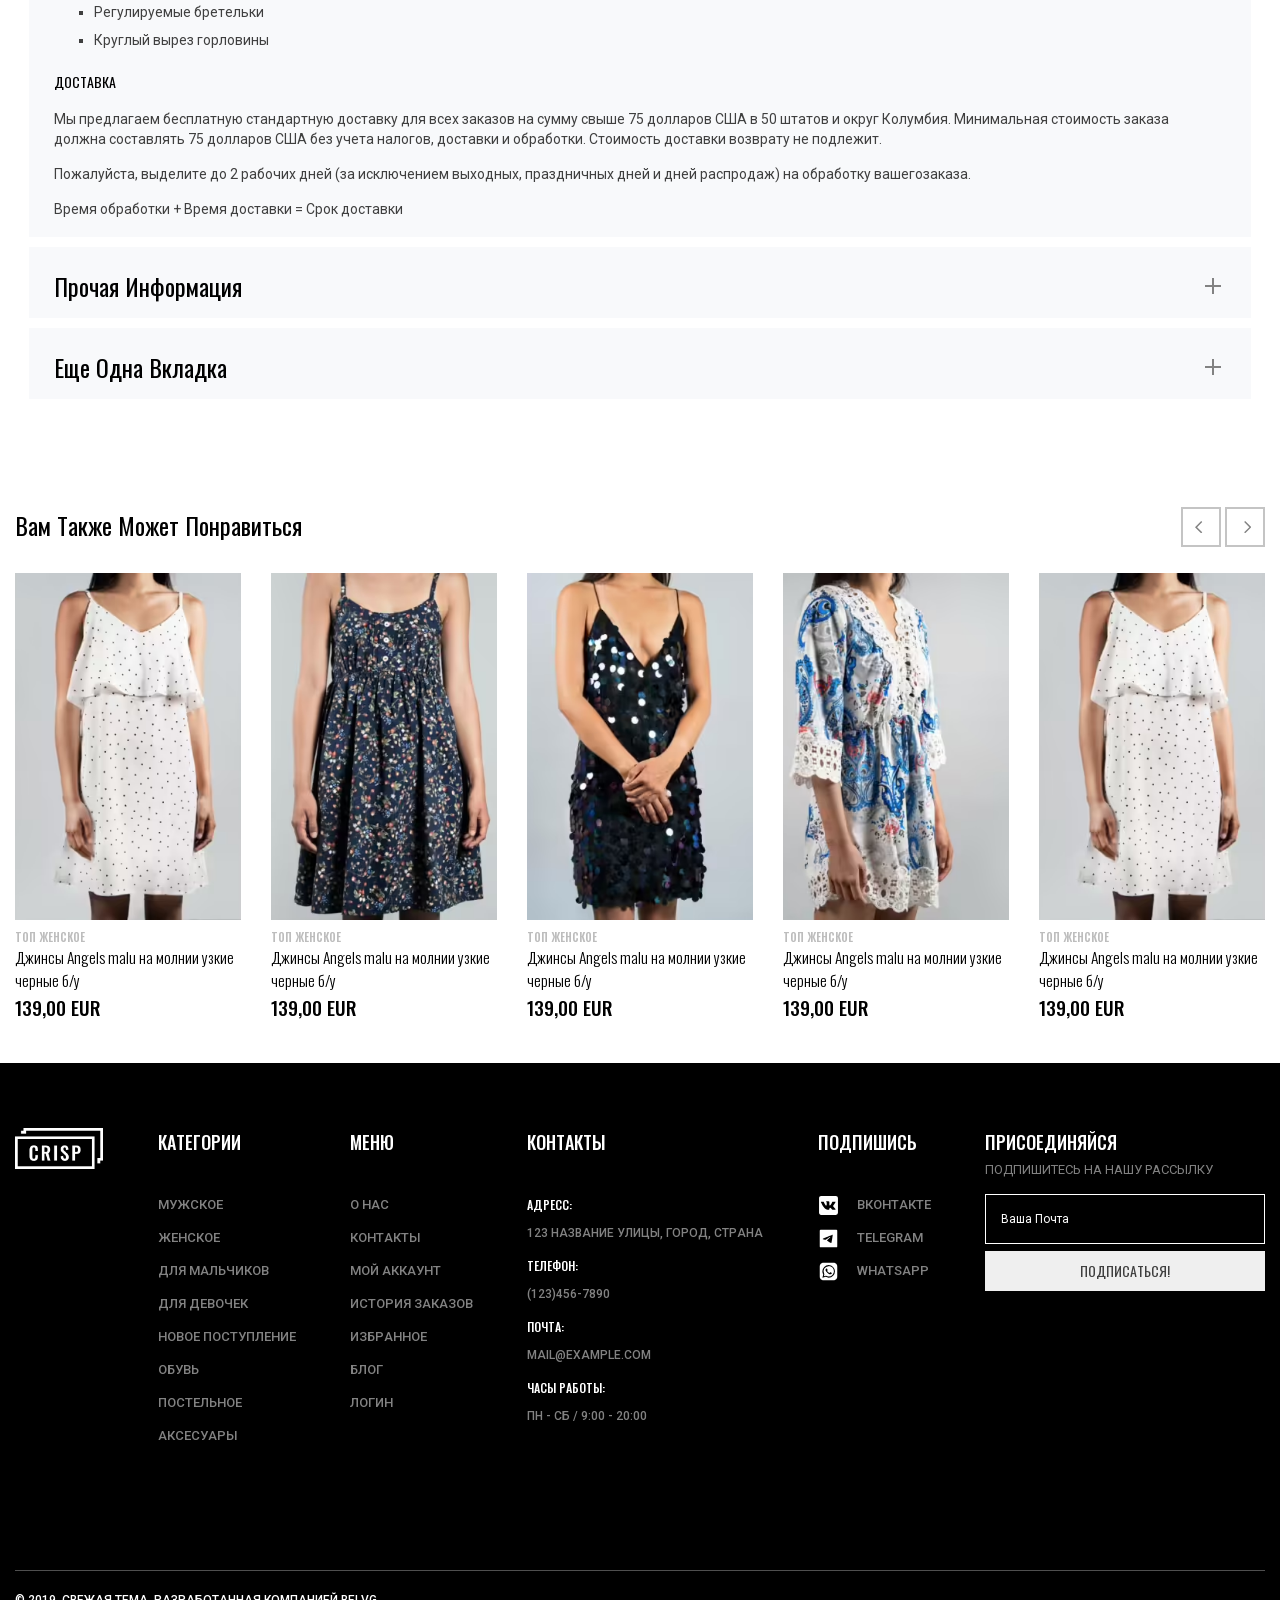
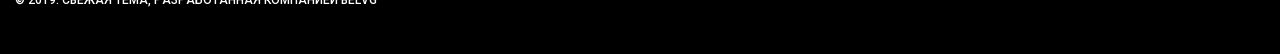
<file: product-page.html>
<!DOCTYPE html>
<html lang="ru">

<head>
  <meta charset="UTF-8">
  <meta name="viewport" content="width=device-width, initial-scale=1.0">
  <title>CRIPS</title>
  <link rel="stylesheet" href="css/product.min.css">
</head>

<body>
  <div class="wrapper">
    <header class="header">
      <div class="container">
        <div class="header__wrapper">
          <div class="header__column">
            <a class="header__logo logo" href="index.html">
              <picture class="logo__img">
                <source type="image/avif" srcset="images/logo@3x.avif,
                                                  images/logo@2x.avif,
                                                  images/logo.avif">
                <source type="image/webp" srcset="images/logo@3x.webp,
                                                  images/logo@2x.webp,
                                                  images/logo.webp">
                <source type="image/png" srcset="images/logo@3x.png,
                                                 images/logo@2x.png">
                <img src="images/logo.png" alt="grips">
              </picture>
            </a>
          </div>
          <div class="header__column header__menu">
            <button class="menu__btn" type="button" aria-label="меню"><span></span></button>
            <nav class="menu">
              <ul class="menu__list">
                <!-- класс активный только для ссылки на тукующую страницу -->
                <li><a href="index.html" class="_active">главная</a></li>
                <li><a href="catalog-page.html">магазин</a></li>
                <li><a href="article.html">блог</a></li>
                <li><a href="catalog-page.html">распродажа</a></li>
                <li><a href="#">контакты</a></li>
              </ul>
            </nav>
            <form class="header__form form-search" action="#" method="post" data-da=".user-nav, 1100, 0">
              <input class="form-search__input" type="search" name="searchInput" placeholder="Поиск">
              <button class="form-search__btn" type="button" name="searchBtn">поиск</button>
            </form>
          </div>
          <div class="header__column">
            <div class="header__user-nav user-nav">
              <a class="user-nav__link" href="dashboard.html" data-da=".menu__list, 1100">логин</a>
              <a class="user-nav__link" href="create-account.html" data-da=".menu__list, 1100">регистрация</a>
              <a class="user-nav__favorite" href="#" aria-label="избранное">
                <svg xmlns="http://www.w3.org/2000/svg" width="21.8" height="20.59" fill="none">
                  <path
                    d="M10.9 4.1a5.198 5.198 0 013.825-1.7c2.618 0 4.675 1.97 4.675 4.496 0 3.082-2.89 5.607-7.267 9.425L10.9 17.4l-1.232-1.08C5.29 12.504 2.4 9.979 2.4 6.897 2.4 4.37 4.457 2.4 7.075 2.4c1.479 0 2.899.662 3.825 1.7z" />
                  <path
                    d="M10.9 1.042a7.827 7.827 0 012.518-.928A7.48 7.48 0 0114.725 0a7.237 7.237 0 014.102 1.253 6.956 6.956 0 011.825 1.84 6.77 6.77 0 01.958 2.184 6.864 6.864 0 01.174 2.096 7.735 7.735 0 01-.728 2.77c-.412.887-1.018 1.801-1.82 2.744-.63.742-1.46 1.59-2.49 2.544-.613.569-1.624 1.467-3.033 2.696L10.9 20.59l-2.81-2.46a151.22 151.22 0 01-3.036-2.699c-1.03-.954-1.86-1.802-2.49-2.544-.802-.943-1.408-1.857-1.82-2.743a7.736 7.736 0 01-.728-2.772A6.865 6.865 0 01.19 5.276 6.782 6.782 0 012.092 1.97 6.952 6.952 0 014.35.519a7.234 7.234 0 012.725-.52 7.48 7.48 0 013.105.673c.25.113.49.236.72.37zm-.821 2.325A5.223 5.223 0 007.075 2.4C4.457 2.4 2.4 4.37 2.4 6.896c0 3.082 2.89 5.607 7.268 9.425L10.9 17.4l1.232-1.08C16.51 12.504 19.4 9.979 19.4 6.897c0-2.526-2.057-4.496-4.675-4.496a5.22 5.22 0 00-3.004.967 4.934 4.934 0 00-.821.733 4.934 4.934 0 00-.821-.733z"
                    fill="#FFF" fill-rule="evenodd" />
                </svg>
              </a>
              <a class="user-nav__cart-box" href="cart.html">
                <div class="user-nav__icon">
                  <svg xmlns="http://www.w3.org/2000/svg" width="18" height="21.2" fill="none">
                    <path d="M14.737 6.6l.718 12.2H2.545l.718-12.2h11.474zM17 4.2H1L.141 18.8 0 21.2h18l-.141-2.4L17 4.2z"
                      fill="#FFF" fill-rule="evenodd" />
                    <path d="M5 4.2v-2a1 1 0 011-1h6a1 1 0 011 1v2" stroke="#FFF" stroke-width="2.4" />
                  </svg>
                  <!-- активировать если в корзине будут товары -->
                  <!-- <span>2</span> -->
                </div>
                <span class="user-nav__cart-text">Корзина</span>
                <span class="user-nav__cart-price">0,00 руб</span>
              </a>
            </div>
          </div>
        </div>
      </div>
    </header>
    <main class="main">
      <div class="product-page">
        <div class="product-page__top">
          <section class="product-gallery" id="product-gallery">
            <!-- Превью -->
            <div class="product-gallery__thumbs swiper" aria-label="Миниатюры товара">
              <div class="product-gallery__thumbs-wrapper swiper-wrapper">
                <div class="product-gallery__thumb swiper-slide">
                  <button class="product-gallery__thumb-btn" type="button" aria-label="Показать фото 1">
                    <picture class="product-gallery__img">
                      <source type="image/avif" srcset="images/product/01@3x.avif 3x,
                                                                  images/product/01@2x.avif 2x,
                                                                  images/product/01.avif">
                      <source type="image/webp" srcset="images/product/01@3x.webp 3x,
                                                                  images/product/01@2x.webp 2x,
                                                                  images/product/01.webp">
                      <source type="image/jpg" srcset="images/product/01@3x.jpg 3x,
                                                                 images/product/01@2x.jpg 2x">
                      <img src="images/product/01.jpg" alt="платье вид сзади">
                    </picture>
                  </button>
                </div>
                <div class="product-gallery__thumb swiper-slide">
                  <button class="product-gallery__thumb-btn" type="button" aria-label="Показать фото 2">
                    <picture class="product-gallery__img">
                      <source type="image/avif" srcset="images/product/21@3x.avif 3x,
                                                                  images/product/02@2x.avif 2x,
                                                                  images/product/02.avif">
                      <source type="image/webp" srcset="images/product/02@3x.webp 3x,
                                                                  images/product/02@2x.webp 2x,
                                                                  images/product/02.webp">
                      <source type="image/jpg" srcset="images/product/02@3x.jpg 3x,
                                                                 images/product/02@2x.jpg 2x">
                      <img src="images/product/02.jpg" alt="платье">
                    </picture>
                  </button>
                </div>
                <div class="product-gallery__thumb swiper-slide">
                  <button class="product-gallery__thumb-btn" type="button" aria-label="Показать фото 3">
                    <picture class="product-gallery__img">
                      <source type="image/avif" srcset="images/product/03@3x.avif 3x,
                                                                  images/product/03@2x.avif 2x,
                                                                  images/product/03.avif">
                      <source type="image/webp" srcset="images/product/03@3x.webp 3x,
                                                                  images/product/03@2x.webp 2x,
                                                                  images/product/03.webp">
                      <source type="image/jpg" srcset="images/product/03@3x.jpg 3x,
                                                                 images/product/03@2x.jpg 2x">
                      <img src="images/product/03.jpg" alt="платье">
                    </picture>
                  </button>
                </div>
              </div>
            </div>
          
            <!-- Основной слайдер -->
            <div class="product-gallery__main swiper" aria-label="Галерея товара">
              <div class="product-gallery__main-wrapper swiper-wrapper">
                <div class="product-gallery__slide swiper-slide">
                  <picture class="product-gallery__image">
                    <source type="image/avif" srcset="images/product/01@3x.avif 3x,
                                                                images/product/01@2x.avif 2x,
                                                                images/product/01.avif">
                    <source type="image/webp" srcset="images/product/01@3x.webp 3x,
                                                                images/product/01@2x.webp 2x,
                                                                 images/product/01.webp">
                    <source type="image/jpg" srcset="images/product/01@3x.jpg 3x,
                                                               images/product/01@2x.jpg 2x">
                    <img src="images/product/01.jpg" alt="Платье — вид спереди">
                  </picture>
                </div>
                <div class="product-gallery__slide swiper-slide">
                  <picture class="product-gallery__image">
                    <source type="image/avif" srcset="images/product/02@3x.avif 3x,
                                                                images/product/02@2x.avif 2x,
                                                                images/product/02.avif">
                    <source type="image/webp" srcset="images/product/02@3x.webp 3x,
                                                                images/product/02@2x.webp 2x,
                                                                images/product/02.webp">
                    <source type="image/jpg" srcset="images/product/02@3x.jpg 3x,
                                                               images/product/02@2x.jpg 2x">
                    <img src="images/product/02.jpg" alt="Платье — вид спереди">
                  </picture>
                </div>
                <div class="product-gallery__slide swiper-slide">
                  <picture class="product-gallery__image">
                    <source type="image/avif" srcset="images/product/03@3x.avif 3x,
                                                                images/product/03@2x.avif 2x,
                                                                images/product/03.avif">
                    <source type="image/webp" srcset="images/product/03@3x.webp 3x,
                                                                images/product/03@2x.webp 2x,
                                                                images/product/03.webp">
                    <source type="image/jpg" srcset="images/product/03@3x.jpg 3x,
                                                               images/product/03@2x.jpg 2x">
                    <img src="images/product/03.jpg" alt="Платье — вид спереди">
                  </picture>
                </div>
              </div>
              <div class="product-gallery__pagination swiper-pagination"></div>
              <button class="product-gallery__zoom" type="button" aria-label="Увеличить изображение">
                <svg xmlns="http://www.w3.org/2000/svg" width="11" height="11" fill="none">
                  <g stroke="#000">
                    <path d="M.5 6.5v4h4m-4-6v-4h4m2 0h4v4m0 2v4h-4M.5.5l10 10" />
                    <path d="M10.5.5l-10 10" stroke-width="1.4" />
                  </g>
                </svg>
                zoom</button>
            </div>
          </section>
          <div class="product-page__details">
            <nav class="breadcrumbs" aria-label="Хлебные крошки" data-da=".product-page__top, 1100, 0">
              <div class="container">
                <ul class="breadcrumbs__list">
                  <li class="breadcrumbs__item">
                    <a class="breadcrumbs__link" href="index.html">Главная</a>
                  </li>
                  <li class="breadcrumbs__item">
                    <a class="breadcrumbs__link" href="catalog-page.html">Женские платья</a>
                  </li>
                  <li class="breadcrumbs__item">
                    <span class="breadcrumbs__current" aria-current="page">Angels malu</span>
                  </li>
                </ul>
              </div>
            </nav>
            <div class="product-page__brand">
              <img src="images/product/brand.png" alt="fandi">
            </div>
            <h2 class="product-page__title">Женское черное платье-клеш в клетку Dress</h2>
            <form class="product-form product-page__form" id="productForm" action="#" method="post" novalidate>
              <!-- Цвет -->
              <div class="product-form__group product-form__group--colors" data-da=".product-form__group--summary, 1100">
                <h3 class="product-form__label">Выберите цвет</h3>
                <ul class="swatches product-form__colors" role="list">
                  <li class="swatches__item">
                    <input class="swatches__radio" type="radio" name="color" id="color-navy" value="#F3ECE2" checked>
                    <label class="swatches__label swatches__label--navy" for="color-navy" aria-label="Темно-синий"
                      style="background-color: #24426A ;"></label>
                  </li>
                  <li class="swatches__item">
                    <input class="swatches__radio" type="radio" name="color" id="color-ivory" value="#F3ECE2" checked>
                    <label class="swatches__label swatches__label--ivory" for="color-ivory" aria-label="Молочный"
                      style="background-color: #F3ECE2;"></label>
                  </li>
                  <li class="swatches__item">
                    <input class="swatches__radio" type="radio" name="color" id="color-lavender" value="#666689">
                    <label class="swatches__label swatches__label--lavender" for="color-lavender" aria-label="Лавандовый"
                      style="background-color: #666689;"></label>
                  </li>
                </ul>
              </div>
            
              <!-- Размеры -->
              <div class="product-form__group product-form__group--sizes">
                <div class="product-form__label-row">
                  <h3 class="product-form__label">Выберите размер (дюймы)</h3>
                  <a class="product-form__link" href="#" aria-label="Открыть таблицу размеров">Таблица размеров</a>
                </div>
            
                <div class="sizes product-form__sizes" role="listbox" aria-label="Выбор размера">
                  <!-- OSFA -->
                  <div class="sizes__item">
                    <input class="sizes__input" type="radio" name="size" id="size-osfa" value="OSFA">
                    <label class="sizes__label" for="size-osfa" title="OSFA">OSFA</label>
                  </div>
            
                  <!-- Ряд размеров W26–W52 (часть недоступна и перечеркнута) -->
                  <div class="sizes__item">
                    <input class="sizes__input" type="radio" name="size" id="size-w26" value="W26">
                    <label class="sizes__label" for="size-w26">W26</label>
                  </div>
                  <div class="sizes__item">
                    <input class="sizes__input" type="radio" name="size" id="size-w27" value="W27">
                    <label class="sizes__label" for="size-w27">W27</label>
                  </div>
                  <div class="sizes__item">
                    <input class="sizes__input" type="radio" name="size" id="size-w28" value="W28">
                    <label class="sizes__label" for="size-w28">W28</label>
                  </div>
                  <div class="sizes__item">
                    <input class="sizes__input" type="radio" name="size" id="size-w29" value="W29" disabled>
                    <label class="sizes__label" for="size-w29" title="Нет в наличии">W29</label>
                  </div>
                  <div class="sizes__item">
                    <input class="sizes__input" type="radio" name="size" id="size-w30" value="W30">
                    <label class="sizes__label" for="size-w30">W30</label>
                  </div>
                  <div class="sizes__item">
                    <input class="sizes__input" type="radio" name="size" id="size-w31" value="W31">
                    <label class="sizes__label" for="size-w31">W31</label>
                  </div>
                  <div class="sizes__item">
                    <input class="sizes__input" type="radio" name="size" id="size-w32" value="W32">
                    <label class="sizes__label" for="size-w32">W32</label>
                  </div>
                  <div class="sizes__item">
                    <input class="sizes__input" type="radio" name="size" id="size-w33" value="W33" disabled>
                    <label class="sizes__label" for="size-w33" title="Нет в наличии">W33</label>
                  </div>
                  <div class="sizes__item">
                    <input class="sizes__input" type="radio" name="size" id="size-w34" value="W34" disabled>
                    <label class="sizes__label" for="size-w34" title="Нет в наличии">W34</label>
                  </div>
                  <div class="sizes__item">
                    <input class="sizes__input" type="radio" name="size" id="size-w35" value="W35">
                    <label class="sizes__label" for="size-w35">W35</label>
                  </div>
                  <div class="sizes__item">
                    <input class="sizes__input" type="radio" name="size" id="size-w36" value="W36">
                    <label class="sizes__label" for="size-w36">W36</label>
                  </div>
                  <div class="sizes__item">
                    <input class="sizes__input" type="radio" name="size" id="size-w38" value="W38" disabled>
                    <label class="sizes__label" for="size-w38" title="Нет в наличии">W38</label>
                  </div>
                  <div class="sizes__item">
                    <input class="sizes__input" type="radio" name="size" id="size-w40" value="W40">
                    <label class="sizes__label" for="size-w40">W40</label>
                  </div>
                  <div class="sizes__item">
                    <input class="sizes__input" type="radio" name="size" id="size-w42" value="W42" disabled>
                    <label class="sizes__label" for="size-w42" title="Нет в наличии">W42</label>
                  </div>
                  <div class="sizes__item">
                    <input class="sizes__input" type="radio" name="size" id="size-w44" value="W44" disabled>
                    <label class="sizes__label" for="size-w44" title="Нет в наличии">W44</label>
                  </div>
                  <div class="sizes__item">
                    <input class="sizes__input" type="radio" name="size" id="size-w46" value="W46" disabled>
                    <label class="sizes__label" for="size-w46" title="Нет в наличии">W46</label>
                  </div>
                  <div class="sizes__item">
                    <input class="sizes__input" type="radio" name="size" id="size-w48" value="W48" disabled>
                    <label class="sizes__label" for="size-w48" title="Нет в наличии">W48</label>
                  </div>
                  <div class="sizes__item">
                    <input class="sizes__input" type="radio" name="size" id="size-w50" value="W50" disabled>
                    <label class="sizes__label" for="size-w50" title="Нет в наличии">W50</label>
                  </div>
                  <div class="sizes__item">
                    <input class="sizes__input" type="radio" name="size" id="size-w52" value="W52" disabled>
                    <label class="sizes__label" for="size-w52" title="Нет в наличии">W52</label>
                  </div>
                </div>
              </div>
            
              <!-- Количество и цена -->
              <div class="product-form__group product-form__group--summary">
                <div class="quantity product-form__quantity">
                  <span class="quantity__label">Количество</span>
                  <div class="quantity__control">
                    <button class="quantity__btn quantity__btn--minus" type="button" aria-label="Уменьшить количество">−</button>
                    <input class="quantity__input" id="qty" name="qty" type="number" min="1" max="10" value="1" inputmode="numeric"
                      pattern="[0-9]*" aria-live="off">
                    <button class="quantity__btn quantity__btn--plus" type="button" aria-label="Увеличить количество">+</button>
                  </div>
                </div>
            
                <div class="price product-form__price">
                  <span class="price__label">Итого</span>
                  <div class="price__total" aria-live="polite" data-price="90">
                    <span class="price__value" id="priceTotal">90,00 EUR</span>
                  </div>
                </div>
              </div>
            
              <!-- CTA -->
              <div class="product-form__group product-form__group--cta">
                <button class="product-form__btn product-form__btn--primary product-form__btn-add" type="submit">в корзину</button>
                <button class="product-form__btn product-form__btn--secondary product-form__btn-save" type="button" aria-pressed="false"
                  title="Сохранить в избранное">
                  <svg xmlns="http://www.w3.org/2000/svg" width="21.8" height="20.59" fill="none">
                    <path
                      d="M10.9 4.1a5.198 5.198 0 013.825-1.7c2.618 0 4.675 1.97 4.675 4.496 0 3.082-2.89 5.607-7.267 9.425L10.9 17.4l-1.232-1.08C5.29 12.504 2.4 9.979 2.4 6.897 2.4 4.37 4.457 2.4 7.075 2.4c1.479 0 2.899.662 3.825 1.7z" />
                    <path
                      d="M10.9 1.042a7.827 7.827 0 012.518-.928A7.48 7.48 0 0114.725 0a7.237 7.237 0 014.102 1.253 6.956 6.956 0 011.825 1.84 6.77 6.77 0 01.958 2.184 6.864 6.864 0 01.174 2.096 7.735 7.735 0 01-.728 2.77c-.412.887-1.018 1.801-1.82 2.744-.63.742-1.46 1.59-2.49 2.544-.613.569-1.624 1.467-3.033 2.696L10.9 20.59l-2.81-2.46a151.22 151.22 0 01-3.036-2.699c-1.03-.954-1.86-1.802-2.49-2.544-.802-.943-1.408-1.857-1.82-2.743a7.736 7.736 0 01-.728-2.772A6.865 6.865 0 01.19 5.276 6.782 6.782 0 012.092 1.97 6.952 6.952 0 014.35.519a7.234 7.234 0 012.725-.52 7.48 7.48 0 013.105.673c.25.113.49.236.72.37zm-.821 2.325A5.223 5.223 0 007.075 2.4C4.457 2.4 2.4 4.37 2.4 6.896c0 3.082 2.89 5.607 7.268 9.425L10.9 17.4l1.232-1.08C16.51 12.504 19.4 9.979 19.4 6.897c0-2.526-2.057-4.496-4.675-4.496a5.22 5.22 0 00-3.004.967 4.934 4.934 0 00-.821.733 4.934 4.934 0 00-.821-.733z"
                      fill="#3F3F3F" fill-rule="evenodd" />
                  </svg>
                  В избранное</button>
              </div>
            
              <!-- Мета -->
              <div class="product-form__meta">
                <span class="product-form__meta-item">
                  <svg xmlns="http://www.w3.org/2000/svg" width="13.697" height="9.546" fill="none">
                    <path d="M.849 2.849l5 5 7-7" stroke="#828282" stroke-width="2.4" />
                  </svg>
                  Бесплатная доставка</span>
                <span class="product-form__meta-item">Код товара: RFKK1024</span>
                <span class="product-form__meta-item">Теги: новинки, женская коллекция</span>
              </div>
            </form>
          </div>
        </div>
        <div class="product-page__info">
          <ul class="product-info">
            <li class="product-info__item" data-spollers data-one-spoller>
              <h3 class="product-info__title" data-spoller>детали</h3>
              <div class="product-info__content">
                <h4>О ТОВАРЕ</h4>
                <p>
                  Освежитесь этим летом в мини-майке с оборками от нашего собственного бренда LA Hearts. Майка имеет
                  приталенный крой, регулируемые бретельки, круглый вырез, оборки по низу и укороченный крой.
                </p>
                <h4>преимущества</h4>
                <ul>
                  <li>Приталенный крой</li>
                  <li>Регулируемые бретельки</li>
                  <li>Круглый вырез горловины</li>
                  <li>Низ с оборками</li>
                  <li>Укороченная длина</li>
                  <li>Модель небольшого размера</li>
                  <li>100% вискоза</li>
                  <li>Можно стирать в машине</li>
                </ul>
                <h4>преимущества</h4>
                <ul>
                  <li>Приталенный крой</li>
                  <li>Регулируемые бретельки</li>
                  <li>Круглый вырез горловины</li>
                </ul>
                <h4>ДОСТАВКА</h4>
                <p>Мы предлагаем бесплатную стандартную доставку для всех заказов на сумму свыше 75 долларов США в 50
                  штатов и округ
                  Колумбия. Минимальная стоимость заказа должна составлять 75 долларов США без учета налогов, доставки и
                  обработки.
                  Стоимость доставки возврату не подлежит.</p>
                <p>Пожалуйста, выделите до 2 рабочих дней (за исключением выходных, праздничных дней и дней распродаж)
                  на обработку вашегозаказа.</p>
                <p>Время обработки + Время доставки = Срок доставки</p>
              </div>
            </li>
            <li class="product-info__item" data-spollers>
              <h3 class="product-info__title" data-spoller>Прочая информация</h3>
              <div class="product-info__content">
                <h4>О ТОВАРЕ</h4>
                <p>
                  Освежитесь этим летом в мини-майке с оборками от нашего собственного бренда LA Hearts. Майка имеет
                  приталенный крой, регулируемые бретельки, круглый вырез, оборки по низу и укороченный крой.
                </p>
                <h4>преимущества</h4>
                <ul>
                  <li>Приталенный крой</li>
                  <li>Регулируемые бретельки</li>
                  <li>Круглый вырез горловины</li>
                  <li>Низ с оборками</li>
                  <li>Укороченная длина</li>
                  <li>Модель небольшого размера</li>
                  <li>100% вискоза</li>
                  <li>Можно стирать в машине</li>
                </ul>
                <h4>преимущества</h4>
                <ul>
                  <li>Приталенный крой</li>
                  <li>Регулируемые бретельки</li>
                  <li>Круглый вырез горловины</li>
                </ul>
                <h4>ДОСТАВКА</h4>
                <p>Мы предлагаем бесплатную стандартную доставку для всех заказов на сумму свыше 75 долларов США в 50
                  штатов и округ
                  Колумбия. Минимальная стоимость заказа должна составлять 75 долларов США без учета налогов, доставки и
                  обработки.
                  Стоимость доставки возврату не подлежит.</p>
                <p>Пожалуйста, выделите до 2 рабочих дней (за исключением выходных, праздничных дней и дней распродаж)
                  на обработку вашегозаказа.</p>
                <p>Время обработки + Время доставки = Срок доставки</p>
              </div>
            </li>
            <li class="product-info__item" data-spollers>
              <h3 class="product-info__title" data-spoller>Еще одна вкладка</h3>
              <div class="product-info__content">
                <h4>О ТОВАРЕ</h4>
                <p>
                  Освежитесь этим летом в мини-майке с оборками от нашего собственного бренда LA Hearts. Майка имеет
                  приталенный крой, регулируемые бретельки, круглый вырез, оборки по низу и укороченный крой.
                </p>
                <h4>преимущества</h4>
                <ul>
                  <li>Приталенный крой</li>
                  <li>Регулируемые бретельки</li>
                  <li>Круглый вырез горловины</li>
                  <li>Низ с оборками</li>
                  <li>Укороченная длина</li>
                  <li>Модель небольшого размера</li>
                  <li>100% вискоза</li>
                  <li>Можно стирать в машине</li>
                </ul>
                <h4>преимущества</h4>
                <ul>
                  <li>Приталенный крой</li>
                  <li>Регулируемые бретельки</li>
                  <li>Круглый вырез горловины</li>
                </ul>
                <h4>ДОСТАВКА</h4>
                <p>Мы предлагаем бесплатную стандартную доставку для всех заказов на сумму свыше 75 долларов США в 50
                  штатов и округ
                  Колумбия. Минимальная стоимость заказа должна составлять 75 долларов США без учета налогов, доставки и
                  обработки.
                  Стоимость доставки возврату не подлежит.</p>
                <p>Пожалуйста, выделите до 2 рабочих дней (за исключением выходных, праздничных дней и дней распродаж)
                  на обработку вашегозаказа.</p>
                <p>Время обработки + Время доставки = Срок доставки</p>
              </div>
            </li>
          </ul>
        </div>
        <div class="product-page__slider">
          <div class="container">
            <div class="slider-products">
              <h2 class="slider-products__title">Вам Также Может Понравиться</h2>
              <div class="slider-products__content swiper">
                <div class="slider-products__wrapper swiper-wrapper">
                  <div class="slider-products__slide swiper-slide">
                    <a class="product-card product-card--carousel" href="product-page.html">
                      <picture class="product-card__img">
                        <source type="image/avif" srcset="images/product-card/08@3x.avif 3x,
                                                                images/product-card/08@2x.avif 2x,
                                                                images/product-card/08.avif">
                        <source type="image/webp" srcset="images/product-card/08@3x.webp 3x,
                                                                images/product-card/08@2x.webp 2x,
                                                                images/product-card/08.webp">
                        <source type="image/jpg" srcset="images/product-card/08@3x.jpg 3x,
                                                               images/product-card/08@2x.jpg 2x">
                        <img src="images/product-card/08.jpg" alt="платье">
                      </picture>
                      <p class="product-card__category">топ женское</p>
                      <p class="product-card__text">Джинсы Angels malu на молнии узкие черные б/у</p>
                      <p class="product-card__price">139,00 EUR</p>
                    </a>
                  </div>
                  <div class="slider-products__slide swiper-slide">
                    <a class="product-card product-card--carousel" href="product-page.html">
                      <picture class="product-card__img">
                        <source type="image/avif" srcset="images/product-card/03@3x.avif 3x,
                                                                images/product-card/03@2x.avif 2x,
                                                                images/product-card/03.avif">
                        <source type="image/webp" srcset="images/product-card/03@3x.webp 3x,
                                                                images/product-card/03@2x.webp 2x,
                                                                images/product-card/03.webp">
                        <source type="image/jpg" srcset="images/product-card/03@3x.jpg 3x,
                                                               images/product-card/03@2x.jpg 2x">
                        <img src="images/product-card/03.jpg" alt="платье">
                      </picture>
                      <p class="product-card__category">топ женское</p>
                      <p class="product-card__text">Джинсы Angels malu на молнии узкие черные б/у</p>
                      <p class="product-card__price">139,00 EUR</p>
                    </a>
                  </div>
                  <div class="slider-products__slide swiper-slide">
                    <a class="product-card product-card--carousel" href="product-page.html">
                      <picture class="product-card__img">
                        <source type="image/avif" srcset="images/product-card/06@3x.avif 3x,
                                                                images/product-card/06@2x.avif 2x,
                                                                images/product-card/06.avif">
                        <source type="image/webp" srcset="images/product-card/06@3x.webp 3x,
                                                                images/product-card/06@2x.webp 2x,
                                                                images/product-card/06.webp">
                        <source type="image/jpg" srcset="images/product-card/06@3x.jpg 3x,
                                                               images/product-card/06@2x.jpg 2x">
                        <img src="images/product-card/06.jpg" alt="платье">
                      </picture>
                      <p class="product-card__category">топ женское</p>
                      <p class="product-card__text">Джинсы Angels malu на молнии узкие черные б/у</p>
                      <p class="product-card__price">139,00 EUR</p>
                    </a>
                  </div>
                  <div class="slider-products__slide swiper-slide">
                    <a class="product-card product-card--carousel" href="product-page.html">
                      <picture class="product-card__img">
                        <source type="image/avif" srcset="images/product-card/01@3x.avif 3x,
                                                                images/product-card/01@2x.avif 2x,
                                                                images/product-card/01.avif">
                        <source type="image/webp" srcset="images/product-card/01@3x.webp 3x,
                                                                images/product-card/01@2x.webp 2x,
                                                                images/product-card/01.webp">
                        <source type="image/jpg" srcset="images/product-card/01@3x.jpg 3x,
                                                               images/product-card/01@2x.jpg 2x">
                        <img src="images/product-card/08.jpg" alt="платье">
                      </picture>
                      <p class="product-card__category">топ женское</p>
                      <p class="product-card__text">Джинсы Angels malu на молнии узкие черные б/у</p>
                      <p class="product-card__price">139,00 EUR</p>
                    </a>
                  </div>
                  <div class="slider-products__slide swiper-slide">
                    <a class="product-card product-card--carousel" href="product-page.html">
                      <picture class="product-card__img">
                        <source type="image/avif" srcset="images/product-card/08@3x.avif 3x,
                                                                images/product-card/08@2x.avif 2x,
                                                                images/product-card/08.avif">
                        <source type="image/webp" srcset="images/product-card/08@3x.webp 3x,
                                                                images/product-card/08@2x.webp 2x,
                                                                images/product-card/08.webp">
                        <source type="image/jpg" srcset="images/product-card/08@3x.jpg 3x,
                                                               images/product-card/08@2x.jpg 2x">
                        <img src="images/product-card/08.jpg" alt="платье">
                      </picture>
                      <p class="product-card__category">топ женское</p>
                      <p class="product-card__text">Джинсы Angels malu на молнии узкие черные б/у</p>
                      <p class="product-card__price">139,00 EUR</p>
                    </a>
                  </div>
                  <div class="slider-products__slide swiper-slide">
                    <a class="product-card product-card--carousel" href="product-page.html">
                      <picture class="product-card__img">
                        <source type="image/avif" srcset="images/product-card/03@3x.avif 3x,
                                                                images/product-card/03@2x.avif 2x,
                                                                images/product-card/03.avif">
                        <source type="image/webp" srcset="images/product-card/03@3x.webp 3x,
                                                                images/product-card/03@2x.webp 2x,
                                                                images/product-card/03.webp">
                        <source type="image/jpg" srcset="images/product-card/03@3x.jpg 3x,
                                                               images/product-card/03@2x.jpg 2x">
                        <img src="images/product-card/03.jpg" alt="платье">
                      </picture>
                      <p class="product-card__category">топ женское</p>
                      <p class="product-card__text">Джинсы Angels malu на молнии узкие черные б/у</p>
                      <p class="product-card__price">139,00 EUR</p>
                    </a>
                  </div>
                  <div class="slider-products__slide swiper-slide">
                    <a class="product-card product-card--carousel" href="product-page.html">
                      <picture class="product-card__img">
                        <source type="image/avif" srcset="images/product-card/06@3x.avif 3x,
                                                                images/product-card/06@2x.avif 2x,
                                                                images/product-card/06.avif">
                        <source type="image/webp" srcset="images/product-card/06@3x.webp 3x,
                                                                images/product-card/06@2x.webp 2x,
                                                                images/product-card/06.webp">
                        <source type="image/jpg" srcset="images/product-card/06@3x.jpg 3x,
                                                               images/product-card/06@2x.jpg 2x">
                        <img src="images/product-card/06.jpg" alt="платье">
                      </picture>
                      <p class="product-card__category">топ женское</p>
                      <p class="product-card__text">Джинсы Angels malu на молнии узкие черные б/у</p>
                      <p class="product-card__price">139,00 EUR</p>
                    </a>
                  </div>
                  <div class="slider-products__slide swiper-slide">
                    <a class="product-card product-card--carousel" href="product-page.html">
                      <picture class="product-card__img">
                        <source type="image/avif" srcset="images/product-card/01@3x.avif 3x,
                                                                images/product-card/01@2x.avif 2x,
                                                                images/product-card/01.avif">
                        <source type="image/webp" srcset="images/product-card/01@3x.webp 3x,
                                                                images/product-card/01@2x.webp 2x,
                                                                images/product-card/01.webp">
                        <source type="image/jpg" srcset="images/product-card/01@3x.jpg 3x,
                                                               images/product-card/01@2x.jpg 2x">
                        <img src="images/product-card/08.jpg" alt="платье">
                      </picture>
                      <p class="product-card__category">топ женское</p>
                      <p class="product-card__text">Джинсы Angels malu на молнии узкие черные б/у</p>
                      <p class="product-card__price">139,00 EUR</p>
                    </a>
                  </div>
                </div>
                <button class="slider-products__prev slider-products__btn" type="button" aria-label="предыдущий товар">
                  <svg xmlns="http://www.w3.org/2000/svg" width="12.374" height="12.374" fill="none">
                    <path d="M6.717.53L1.061 6.187l5.656 5.657" stroke="#828282" stroke-width="1.5"/>
                  </svg>
                </button>
                <button class="slider-products__next slider-products__btn" type="button" aria-label="следующий товар">
                  <svg xmlns="http://www.w3.org/2000/svg" width="12.303" height="12.303" fill="none">
                    <path d="M5.657 11.809l5.656-5.657L5.657.495" stroke="#828282" stroke-width="1.4"/>
                  </svg>
                </button>
              </div>
            </div>
          </div>
        </div>
      </div>
    </main>
    <footer class="footer">
      <div class="container">
        <div class="footer__content">
          <div class="footer__column">
            <a class="footer__logo logo" href="index.html">
              <picture class="">
                <source type="image/avif" srcset="images/logo@3x.avif,
                                                images/logo@2x.avif,
                                                images/logo.avif">
                <source type="image/webp" srcset="images/logo@3x.webp,
                                                images/logo@2x.webp,
                                                images/logo.webp">
                <source type="image/png" srcset="images/logo@3x.png,
                                               images/logo@2x.png">
                <img src="images/logo.png" alt="grips">
              </picture>
            </a>
          </div>
          <div class="footer__column" data-spollers="900,max">
            <h3 class="footer__title" tabindex="-1" data-spoller>Категории</h3>
            <ul class="footer__list">
              <li><a href="catalog-page.html">мужское</a></li>
              <li><a href="catalog-page.html">женское</a></li>
              <li><a href="catalog-page.html">для мальчиков</a></li>
              <li><a href="catalog-page.html">для девочек</a></li>
              <li><a href="catalog-page.html">новое поступление</a></li>
              <li><a href="catalog-page.html">обувь</a></li>
              <li><a href="catalog-page.html">постельное</a></li>
              <li><a href="catalog-page.html">аксесуары</a></li>
            </ul>
          </div>
          <div class="footer__column" data-spollers="900,max">
            <h3 class="footer__title" tabindex="-1" data-spoller>Меню</h3>
            <ul class="footer__list">
              <li><a href="#">о нас</a></li>
              <li><a href="#">контакты</a></li>
              <li><a href="dashboard.html">мой аккаунт</a></li>
              <li><a href="dashboard.html">история заказов</a></li>
              <li><a href="#">избранное</a></li>
              <li><a href="article.html">блог</a></li>
              <li><a href="dashboard.html">логин</a></li>
            </ul>
          </div>
          <div class="footer__column" data-spollers="900,max">
            <h3 class="footer__title" tabindex="-1" data-spoller>Контакты</h3>
            <dl>
              <div>
                <dt>адресс:</dt>
                <dd>123 название улицы, город, страна</dd>
              </div>
              <div>
                <dt>телефон:</dt>
                <dd><a href="tel:1234567890">(123)456-7890</a></dd>
              </div>
              <div>
                <dt>почта:</dt>
                <dd><a href="mailto:mail@example.com">mail@example.com</a></dd>
              </div>
              <div>
                <dt>часы работы:</dt>
                <dd>пн - сб / 9:00 - 20:00</dd>
              </div>
            </dl>
          </div>
          <div class="footer__column" data-spollers="900,max">
            <h3 class="footer__title" tabindex="-1" data-spoller>подпишись</h3>
            <ul class="footer__list">
              <li><a href="#" class="footer__social">
                  <svg width="800" height="800" viewBox="0 0 20 20" xmlns="http://www.w3.org/2000/svg">
                    <path
                      d="M19 17V3c0-1.1-.903-2-2.005-2H3.005C1.855 1 1 1.853 1 3v14c0 1.148.855 2 2.005 2h13.99A2.008 2.008 0 0019 17zm-3.816-5.393s1.132 1.117 1.411 1.635c.008.011.011.021.014.025.113.19.142.34.085.45-.094.183-.414.275-.523.283h-1.999c-.14 0-.43-.036-.782-.279-.27-.188-.537-.499-.797-.802-.388-.45-.724-.84-1.062-.84a.383.383 0 00-.126.021c-.257.082-.583.447-.583 1.422 0 .305-.24.479-.41.479h-.916c-.312 0-1.937-.109-3.376-1.628-1.766-1.86-3.352-5.591-3.366-5.624-.1-.241.107-.372.332-.372h2.02c.271 0 .358.164.42.311.07.167.334.841.766 1.599.703 1.233 1.136 1.735 1.481 1.735a.378.378 0 00.184-.049c.451-.249.367-1.857.347-2.189 0-.063-.001-.719-.231-1.034-.166-.228-.447-.315-.617-.348a.738.738 0 01.266-.226C8.031 6.022 8.588 6 9.142 6h.308c.601.008.757.047.974.102.439.105.448.39.409 1.36-.011.276-.023.589-.023.956 0 .079-.003.166-.003.256-.014.496-.03 1.057.32 1.287a.289.289 0 00.151.044c.122 0 .487 0 1.476-1.697.435-.749.77-1.633.793-1.699a.528.528 0 01.148-.183.347.347 0 01.166-.039h2.375c.26 0 .436.039.469.138.057.159-.011.644-1.096 2.11l-.483.64c-.984 1.288-.984 1.354.058 2.332z" />
                  </svg>
                  вконтакте
                </a>
              </li>
              <li>
                <a href="#" class="footer__social">
                  <svg width="800" height="800" viewBox="0 0 24 24" xmlns="http://www.w3.org/2000/svg">
                    <path
                      d="M21 2H3a1 1 0 00-1 1v18a1 1 0 001 1h18a1 1 0 001-1V3a1 1 0 00-1-1zm-4.723 9.855c-.346 2.168-.722 4.538-.722 4.538s-.058.665-.549.78a2.369 2.369 0 01-1.445-.52c-.116-.087-2.168-1.387-2.919-2.023a.547.547 0 01.029-.925 111.39 111.39 0 003.034-2.89c.347-.347.694-1.156-.751-.173-2.052 1.416-4.075 2.745-4.075 2.745a1.7 1.7 0 01-1.33.029c-.867-.26-1.878-.607-1.878-.607s-.694-.433.491-.9c0 0 5-2.052 6.734-2.774.665-.289 2.919-1.214 2.919-1.214s1.041-.405.954.578c-.029.409-.26 1.825-.492 3.356z" />
                  </svg>
                  telegram
                </a>
              </li>
              <li>
                <a href="#" class="footer__social">
                  <svg width="800" height="800" viewBox="0 0 24 24" xmlns="http://www.w3.org/2000/svg" data-name="Layer 1">
                    <path
                      d="M22 6.55a12.61 12.61 0 00-.1-1.29 4.29 4.29 0 00-.37-1.08 3.66 3.66 0 00-.71-1 3.91 3.91 0 00-1-.71 4.28 4.28 0 00-1.08-.36A10.21 10.21 0 0017.46 2H6.55a12.61 12.61 0 00-1.29.1 4.29 4.29 0 00-1.08.37 3.66 3.66 0 00-1 .71 3.91 3.91 0 00-.71 1 4.28 4.28 0 00-.36 1.08A10.21 10.21 0 002 6.54v10.91a12.61 12.61 0 00.1 1.29 4.29 4.29 0 00.37 1.08 3.66 3.66 0 00.71 1 3.91 3.91 0 001 .71 4.28 4.28 0 001.08.36 10.21 10.21 0 001.28.11h10.91a12.61 12.61 0 001.29-.1 4.29 4.29 0 001.08-.37 3.66 3.66 0 001-.71 3.91 3.91 0 00.71-1 4.28 4.28 0 00.36-1.08 10.21 10.21 0 00.11-1.28V6.55zM12.23 19a7.12 7.12 0 01-3.43-.9l-3.8 1 1-3.72a7.11 7.11 0 01-1-3.58 7.18 7.18 0 117.23 7.2zm0-13.13A6 6 0 007.18 15l.14.23-.6 2.19L9 16.8l.22.13a6 6 0 003 .83 6 6 0 006-6 6 6 0 00-6-6zm3.5 8.52a1.82 1.82 0 01-1.21.85 2.33 2.33 0 01-1.12-.07 8.9 8.9 0 01-1-.38 8 8 0 01-3.06-2.7 3.48 3.48 0 01-.73-1.85 2 2 0 01.63-1.5.65.65 0 01.48-.22H10c.11 0 .26 0 .4.31s.51 1.24.56 1.33a.34.34 0 010 .31 1.14 1.14 0 01-.18.3c-.09.11-.19.24-.27.32s-.18.18-.08.36a5.56 5.56 0 001 1.24 5 5 0 001.44.89c.18.09.29.08.39 0s.45-.52.57-.7.24-.15.4-.09 1.05.49 1.23.58.29.13.34.21a1.56 1.56 0 01-.07.78z" />
                  </svg>
                  whatsapp
                </a>
              </li>
            </ul>
          </div>
          <div class="footer__column">
            <h3 class="footer__title-form">
              присоединяйся
            </h3>
            <p class="footer__text">Подпишитесь на нашу рассылку</p>
            <form class="footer__form form-subscribe" action="#" method="post">
              <input class="form-subscribe__input" type="email" name="formSubscribeMail" placeholder="Ваша почта">
              <button class="form-subscribe__btn" type="submit">подписаться!</button>
            </form>
          </div>
        </div>
        <div class="footer__copy">
          © 2019. Свежая тема, разработанная компанией Belvg
        </div>
      </div>
    </footer>
  </div>
  <script src="js/product.min.js"></script>
</body>

</html>
</file>
<file: css/index.min.css>
html{-webkit-box-sizing:border-box;box-sizing:border-box}*,*::after,*::before{-webkit-box-sizing:inherit;box-sizing:inherit}ul[class],ol[class]{padding:0}body,h1,h2,h3,h4,h5,h6,p,ul,ol,li,figure,figcaption,blockquote,dl,dd{margin:0}ul[class]{list-style:none}img{max-width:100%;display:block}input,button,textarea,select{font:inherit}a{text-decoration:none}@font-face{font-family:"Oswald Light";src:url("../fonts/Oswald-Light.woff2") format("woff2"),url("../fonts/Oswald-Light.woff") format("woff");font-weight:300;font-style:normal}@font-face{font-family:"Oswald Regular";src:url("../fonts/Oswald-Regular.woff2") format("woff2"),url("../fonts/Oswald-Regular.woff") format("woff");font-weight:400;font-style:normal}@font-face{font-family:"Oswald Medium";src:url("../fonts/Oswald-Medium.woff2") format("woff2"),url("../fonts/Oswald-Medium.woff") format("woff");font-weight:500;font-style:normal}@font-face{font-family:"Oswald SemiBold";src:url("../fonts/Oswald-SemiBold.woff2") format("woff2"),url("../fonts/Oswald-SemiBold.woff") format("woff");font-weight:600;font-style:normal}@font-face{font-family:"Oswald Bold";src:url("../fonts/Oswald-Bold.woff2") format("woff2"),url("../fonts/Oswald-Bold.woff") format("woff");font-weight:700;font-style:normal}@font-face{font-family:"Roboto Light";src:url("../fonts/Roboto-Light.woff2") format("woff2"),url("../fonts/Roboto-Light.woff") format("woff");font-weight:300;font-style:normal}@font-face{font-family:"Roboto Regular";src:url("../fonts/Roboto-Regular.woff2") format("woff2"),url("../fonts/Roboto-Regular.woff") format("woff");font-weight:400;font-style:normal}@font-face{font-family:"Roboto Medium";src:url("../fonts/Roboto-Medium.woff2") format("woff2"),url("../fonts/Roboto-Medium.woff") format("woff");font-weight:500;font-style:normal}.article-card__meta,.product-card__text{font-family:"Oswald Light",sans-serif;font-weight:300}.form-subscribe__btn,.advantages__list-link,.article-card__title,.mini-blog__title,.slider-products__title,.product-card__sale,.product-card__price--sale span,.some-wear__title,.brands__title,.user-nav__link,.form-search__btn,.menu__list a{font-family:"Oswald Regular",sans-serif;font-weight:400}.footer__title-form,.footer__title,.footer__column dl dt,.more-info-banner__title,.product-card__price,.hero-slider__title,.user-nav__icon span,.page-btn{font-family:"Oswald Medium",sans-serif;font-weight:500}.article-card__category,.product-card__category,.banners__title{font-family:"Oswald SemiBold",sans-serif;font-weight:600}.article-card__excerpt,.more-info-banner__text,.banners__text{font-family:"Roboto Light",sans-serif;font-weight:300}.form-subscribe__input::-webkit-input-placeholder, .form-search__input::-webkit-input-placeholder{font-family:"Roboto Regular",sans-serif;font-weight:400}.form-subscribe__input::-moz-placeholder, .form-search__input::-moz-placeholder{font-family:"Roboto Regular",sans-serif;font-weight:400}.form-subscribe__input:-ms-input-placeholder, .form-search__input:-ms-input-placeholder{font-family:"Roboto Regular",sans-serif;font-weight:400}.form-subscribe__input::-ms-input-placeholder, .form-search__input::-ms-input-placeholder{font-family:"Roboto Regular",sans-serif;font-weight:400}.form-subscribe__input::placeholder,.form-subscribe__input,.footer__text,.some-wear-form__label,.user-nav__cart-text,.form-search__input::placeholder,.form-search__input,body{font-family:"Roboto Regular",sans-serif;font-weight:400}.footer__copy,.footer__column dl dd,.footer__column li,.user-nav__cart-price{font-family:"Roboto Medium",sans-serif;font-weight:500}.product-card__form-input,.some-wear-form__input{position:absolute;width:1px;height:1px;overflow:hidden;clip:rect(0 0 0 0)}html,body{height:100%}.wrapper{display:-webkit-box;display:-ms-flexbox;display:flex;-webkit-box-orient:vertical;-webkit-box-direction:normal;-ms-flex-direction:column;flex-direction:column;min-height:100%}.main{-webkit-box-flex:1;-ms-flex:1 0 auto;flex:1 0 auto}.footer{-webkit-box-flex:0;-ms-flex:0 0 auto;flex:0 0 auto}.container{max-width:1878px;margin:0 auto;padding:0 15px}.container--small{max-width:77.625rem}body{font-size:1rem;line-height:1.75rem}a{color:inherit}button{cursor:pointer}.page-btn{display:-webkit-box;display:-ms-flexbox;display:flex;-webkit-box-pack:center;-ms-flex-pack:center;justify-content:center;-webkit-box-align:center;-ms-flex-align:center;align-items:center;width:clamp(7.1875rem,6.4173rem + 3.8511vw,10.9375rem);height:clamp(2.5625rem,2.3699rem + .9628vw,3.5rem);border:2px solid #000;font-size:clamp(.875rem,.8237rem + .2567vw,1.125rem);text-transform:uppercase}.show-more{border-color:#c4c4c4;color:#828282;background-color:rgba(0,0,0,0)}.visually-hidden{position:absolute !important;width:1px;height:1px;margin:-1px;padding:0;border:0;clip:rect(0 0 0 0);clip-path:inset(50%);overflow:hidden;white-space:nowrap}.header{position:sticky;top:0;z-index:50;background-color:#000;color:#fff}.header__wrapper{display:-webkit-box;display:-ms-flexbox;display:flex;-webkit-box-pack:justify;-ms-flex-pack:justify;justify-content:space-between;-webkit-box-align:center;-ms-flex-align:center;align-items:center;padding:clamp(.625rem,.3041rem + 1.6046vw,2.1875rem) 0}.header__menu{display:-webkit-box;display:-ms-flexbox;display:flex;-webkit-box-align:center;-ms-flex-align:center;align-items:center;-webkit-column-gap:1.875rem;-moz-column-gap:1.875rem;column-gap:1.875rem;margin-left:32.375rem}@media(max-width: 100em){.header__menu{margin-left:12.5rem}}@media(max-width: 75em){.header__menu{margin-left:0}}@media(max-width: 68.75em){.header__menu{-webkit-box-ordinal-group:0;-ms-flex-order:-1;order:-1}}.logo{display:inline-block;max-width:clamp(4.125rem,3.6629rem + 2.3107vw,6.375rem)}.logo__img{width:100%;height:auto;-o-object-fit:cover;object-fit:cover}@media(max-width: 68.75em){.menu{position:absolute;top:0;left:0;bottom:0;right:0;z-index:50;-webkit-box-orient:vertical;-webkit-box-direction:normal;-ms-flex-direction:column;flex-direction:column;row-gap:0.625rem;-webkit-box-pack:center;-ms-flex-pack:center;justify-content:center;width:100%;height:100vh;padding-top:3.75rem;background-color:#000;overflow-y:auto;-webkit-transition:all .3s ease 0s;transition:all .3s ease 0s;-webkit-transform:translateX(-200%);-ms-transform:translateX(-200%);transform:translateX(-200%)}.menu._active{-webkit-transform:translateX(0);-ms-transform:translateX(0);transform:translateX(0)}.menu .user-nav__link{padding:0}}.menu__btn{display:none}@media(max-width: 68.75em){.menu__btn{display:-webkit-box;display:-ms-flexbox;display:flex;position:relative;z-index:51;-webkit-box-align:center;-ms-flex-align:center;align-items:center;-webkit-box-pack:center;-ms-flex-pack:center;justify-content:center;width:1.25rem;height:0.9375rem;padding:0;margin:0;background-color:rgba(0,0,0,0);border:none;-webkit-transform:translateX(0);-ms-transform:translateX(0);transform:translateX(0)}.menu__btn span{display:inline-block;width:100%;height:0.1875rem;background-color:#fff}.menu__btn span::before,.menu__btn span::after{position:absolute;left:0;content:"";display:inline-block;width:100%;height:0.1875rem;background-color:#fff;-webkit-transition:all .3s ease 0s;transition:all .3s ease 0s}.menu__btn span::before{top:0}.menu__btn span::after{bottom:0}}.menu__btn._active span{width:0}.menu__btn._active span::after{bottom:0.375rem;-webkit-transform:rotate(45deg);-ms-transform:rotate(45deg);transform:rotate(45deg)}.menu__btn._active span::before{top:0.375rem;-webkit-transform:rotate(-45deg);-ms-transform:rotate(-45deg);transform:rotate(-45deg)}.menu__list{display:-webkit-box;display:-ms-flexbox;display:flex;-webkit-box-align:center;-ms-flex-align:center;align-items:center;-webkit-column-gap:0.3125rem;-moz-column-gap:0.3125rem;column-gap:0.3125rem}@media(max-width: 68.75em){.menu__list{-webkit-box-orient:vertical;-webkit-box-direction:normal;-ms-flex-direction:column;flex-direction:column;row-gap:0.625rem}}.menu__list a{position:relative;padding:0.6875rem 0.375rem;font-size:0.875rem;text-transform:uppercase}.menu__list a::after{content:"";position:absolute;left:0;bottom:0;display:inline-block;width:100%;height:0.125rem;background-color:#eb5757;-webkit-transform:scaleX(0);-ms-transform:scaleX(0);transform:scaleX(0);-webkit-transition:all .3s ease 0s;transition:all .3s ease 0s}@media(any-hover: hover){.menu__list a:hover::after{-webkit-transform:scaleX(1);-ms-transform:scaleX(1);transform:scaleX(1)}}.menu__list a._active::after{-webkit-transform:scaleX(1);-ms-transform:scaleX(1);transform:scaleX(1)}.menu__list a._active::after{-webkit-transform:scaleX(0);-ms-transform:scaleX(0);transform:scaleX(0)}.form-search{display:-webkit-box;display:-ms-flexbox;display:flex;-webkit-box-pack:justify;-ms-flex-pack:justify;justify-content:space-between;width:clamp(1.25rem,-2.6011rem + 19.2555vw,20rem);-webkit-transition:all .3s ease 0s;transition:all .3s ease 0s}@media(max-width: 68.75em){.form-search{width:auto}}.form-search._active{border-bottom:1px solid #fff}.form-search._active .form-search__input{display:block}.form-search._active .form-search__btn{-webkit-column-gap:0;-moz-column-gap:0;column-gap:0;font-size:0rem}@media(max-width: 68.75em){.form-search._active{position:absolute;right:100%;z-index:12;background-color:#fff}.form-search._active .form-search__input{padding:0.625rem 0.625rem 0.625rem 0.875rem}.form-search._active .form-search__btn{background-color:#c4c4c4}}.form-search__input{-webkit-box-flex:1;-ms-flex:1 1 auto;flex:1 1 auto;display:none;padding:0.3125rem;border:none;font-size:0.875rem;line-height:1.25rem;color:#fff;background-color:rgba(0,0,0,0)}.form-search__input::-webkit-input-placeholder{font-size:0.875rem;line-height:1.25rem;color:#c4c4c4}.form-search__input::-moz-placeholder{font-size:0.875rem;line-height:1.25rem;color:#c4c4c4}.form-search__input:-ms-input-placeholder{font-size:0.875rem;line-height:1.25rem;color:#c4c4c4}.form-search__input::-ms-input-placeholder{font-size:0.875rem;line-height:1.25rem;color:#c4c4c4}.form-search__input::placeholder{font-size:0.875rem;line-height:1.25rem;color:#c4c4c4}@media(max-width: 68.75em){.form-search__input{color:#000}}.form-search__btn{display:-webkit-box;display:-ms-flexbox;display:flex;-webkit-box-align:center;-ms-flex-align:center;align-items:center;-webkit-column-gap:0.5rem;-moz-column-gap:0.5rem;column-gap:0.5rem;border:none;font-size:0.875rem;text-transform:uppercase;color:#fff;background-color:rgba(0,0,0,0)}.form-search__btn::before{content:"";display:inline-block;width:1rem;height:1rem;background-image:url("../images/icons/search.svg");background-position:center;background-size:cover;background-repeat:no-repeat}@media(max-width: 68.75em){.form-search__btn{font-size:0;-webkit-column-gap:0;-moz-column-gap:0;column-gap:0}}.user-nav{display:-webkit-box;display:-ms-flexbox;display:flex;-webkit-box-align:center;-ms-flex-align:center;align-items:center}@media(max-width: 68.75em){.user-nav{position:relative}}.user-nav__link{font-size:0.875rem;text-transform:uppercase}.user-nav__link:first-child{margin-right:0.75rem}.user-nav__favorite{display:-webkit-box;display:-ms-flexbox;display:flex;-webkit-box-align:center;-ms-flex-align:center;align-items:center;margin:0rem 1.25rem 0rem 1.875rem}@media(max-width: 68.75em){.user-nav__favorite{margin:0 0.9375rem}}.user-nav__favorite path{-webkit-transition:all .3s ease 0s;transition:all .3s ease 0s}@media(any-hover: hover){.user-nav__favorite:hover path{fill:#eb5757}}.user-nav__cart-box{display:grid;grid-template-columns:repeat(2, auto);grid-template-rows:repeat(2, auto);-webkit-column-gap:0.6875rem;-moz-column-gap:0.6875rem;column-gap:0.6875rem}.user-nav__cart-box path{-webkit-transition:all .3s ease 0s;transition:all .3s ease 0s}@media(any-hover: hover){.user-nav__cart-box:hover path{fill:#eb5757;stroke:#eb5757}}.user-nav__icon{position:relative;grid-row:span 2;display:-webkit-box;display:-ms-flexbox;display:flex;-webkit-box-align:center;-ms-flex-align:center;align-items:center;-webkit-transition:all .3s ease 0s;transition:all .3s ease 0s}.user-nav__icon span{position:absolute;top:0;right:-0.3125rem;display:-webkit-box;display:-ms-flexbox;display:flex;-webkit-box-align:center;-ms-flex-align:center;align-items:center;-webkit-box-pack:center;-ms-flex-pack:center;justify-content:center;width:0.875rem;height:0.875rem;font-size:0.625rem;background-color:#eb5757}.user-nav__cart-text{font-size:0.875rem;line-height:1}@media(max-width: 68.75em){.user-nav__cart-text{font-size:0}}.user-nav__cart-price{font-size:0.875rem;line-height:1}@media(max-width: 68.75em){.user-nav__cart-price{font-size:0}}.hero{margin-bottom:clamp(.75rem,.4933rem + 1.2837vw,2rem)}.hero-slider{position:relative}.hero-slider__wrapper{display:-webkit-box;display:-ms-flexbox;display:flex;min-width:0}.hero-slider__slide{-webkit-box-flex:1;-ms-flex:1 0 auto;flex:1 0 auto;display:-webkit-box;display:-ms-flexbox;display:flex;-webkit-box-pack:center;-ms-flex-pack:center;justify-content:center;-webkit-box-align:center;-ms-flex-align:center;align-items:center;-webkit-column-gap:clamp(0rem,-1.2837rem + 6.4185vw,6.25rem);-moz-column-gap:clamp(0rem,-1.2837rem + 6.4185vw,6.25rem);column-gap:clamp(0rem,-1.2837rem + 6.4185vw,6.25rem);width:100%;padding:3.75rem 0.625rem 1.9375rem;background-position:center;background-size:cover;background-repeat:no-repeat;background-position:top right}@media(max-width: 56.25em){.hero-slider__slide{-webkit-box-orient:vertical;-webkit-box-direction:reverse;-ms-flex-direction:column-reverse;flex-direction:column-reverse;row-gap:1.1875rem;padding:1.875rem 0.625rem 4.75rem;text-align:center}}.hero-slider__title{position:relative;max-width:clamp(18.25rem,14.6813rem + 17.8434vw,35.625rem);font-size:clamp(2rem,1.6919rem + 1.5404vw,3.5rem);line-height:1.2;text-transform:uppercase}.hero-slider__title::after{content:"";position:absolute;top:-1.875rem;right:-3.75rem;display:inline-block;width:31.125rem;height:6.25rem;background-image:url("../images/icons/title-decor-black.svg")}@media(max-width: 75em){.hero-slider__title::after{display:none}}.hero-slider__title span{color:rgba(0,0,0,0);-webkit-text-stroke:1px #000}.hero-slider__title:not(:last-child){margin-bottom:clamp(.875rem,.4385rem + 2.1823vw,3rem)}@media(max-width: 56.25em){.hero-slider__btn{margin:0 auto}}.hero-slider__images{display:-webkit-box;display:-ms-flexbox;display:flex;-webkit-box-align:center;-ms-flex-align:center;align-items:center;margin-left:3.125rem}.hero-slider__img{position:relative;max-width:clamp(7.625rem,3.8509rem + 18.8703vw,26rem);aspect-ratio:1/1.5}.hero-slider__img img{width:100%;height:auto;-o-object-fit:cover;object-fit:cover}.hero-slider__img--big{left:-5.375rem;max-width:clamp(8.5625rem,4.2364rem + 21.6303vw,29.625rem)}@media(max-width: 56.25em){.hero-slider__img--big{left:-3.125rem}}.hero-slider__next,.hero-slider__prev{position:absolute;bottom:-0.8125rem;right:-0.75rem;z-index:10;display:inline-block;width:3.125rem;height:3.125rem;background-color:#000;background-repeat:no-repeat;background-position:center;background-size:1rem;cursor:pointer}@media(max-width: 56.25em){.hero-slider__next,.hero-slider__prev{bottom:0.6875rem;width:2.5625rem;height:2.5625rem;background-size:0.625rem}}.hero-slider__prev{right:2.5625rem;background-image:url(../images/icons/arrow-prev.svg)}@media(max-width: 56.25em){.hero-slider__prev{right:auto;left:0.875rem}}.hero-slider__next{background-image:url(../images/icons/arrow-next.svg)}@media(max-width: 56.25em){.hero-slider__next{right:0.875rem}}.hero-slider__pagination{position:relative;z-index:5;display:-webkit-box;display:-ms-flexbox;display:flex;-webkit-column-gap:0.5rem;-moz-column-gap:0.5rem;column-gap:0.5rem;-webkit-box-align:center;-ms-flex-align:center;align-items:center;margin:-1.8125rem 0 0 2.5rem}@media(max-width: 56.25em){.hero-slider__pagination{position:absolute;bottom:1.375rem;left:0;right:0;-webkit-box-pack:center;-ms-flex-pack:center;justify-content:center;margin:0}}.hero-slider__pagination .swiper-pagination-bullet{display:inline-block;width:1.125rem;height:1.125rem;border:1px solid #828282}@media(max-width: 56.25em){.hero-slider__pagination .swiper-pagination-bullet{width:1rem;height:1rem}}.hero-slider__pagination .swiper-pagination-bullet-active{width:1.375rem;height:1.375rem;border-color:#000;background-color:#000}@media(max-width: 56.25em){.hero-slider__pagination .swiper-pagination-bullet-active{width:1.25rem;height:1.25rem}}.brands{margin:3.4375rem 0 2.1875rem}@media(max-width: 37.5em){.brands{margin:0.75rem 0}}.brands__wrapper{padding:1.75rem 0.625rem;border:2px solid #c4c4c4}@media(max-width: 37.5em){.brands__wrapper{padding:0;border:none}}.brands__title{max-width:23.3125rem;margin:-4.0625rem auto 0;font-size:1.5rem;line-height:4.25rem;text-transform:uppercase;text-align:center;background-color:#fff}@media(max-width: 37.5em){.brands__title{display:none}}.brands-list{display:-webkit-box;display:-ms-flexbox;display:flex;-webkit-box-align:center;-ms-flex-align:center;align-items:center;-webkit-box-pack:center;-ms-flex-pack:center;justify-content:center;gap:2.1875rem}@media(max-width: 100em){.brands-list{-ms-flex-wrap:wrap;flex-wrap:wrap;row-gap:1.25rem}}@media(max-width: 50em){.brands-list{gap:0.625rem 0.875rem}}.brands-list__item{-webkit-box-flex:0;-ms-flex:0 1 calc(15% - 2.1875rem);flex:0 1 calc(15% - 2.1875rem);height:8.8125rem;-webkit-transition:all .3s ease 0s;transition:all .3s ease 0s}@media(any-hover: hover){.brands-list__item:hover{background-color:#f0f2f2}}@media(max-width: 100em){.brands-list__item{-webkit-box-flex:0;-ms-flex:0 1 calc(25% - 2.1875rem);flex:0 1 calc(25% - 2.1875rem)}}@media(max-width: 75em){.brands-list__item{-webkit-box-flex:0;-ms-flex:0 1 calc(33.333% - 2.1875rem);flex:0 1 calc(33.333% - 2.1875rem);height:3.4375rem;border:2px solid #c4c4c4}}@media(max-width: 50em){.brands-list__item{-webkit-box-flex:0;-ms-flex:0 1 calc(50% - 0.875rem);flex:0 1 calc(50% - 0.875rem)}}.brands-list__link{display:-webkit-box;display:-ms-flexbox;display:flex;-webkit-box-pack:center;-ms-flex-pack:center;justify-content:center;-webkit-box-align:center;-ms-flex-align:center;align-items:center;width:100%;height:100%}.brands-list__img{display:inline-block;height:1.5rem}@media(max-width: 37.5em){.brands-list__img{height:0.75rem}}.brands-list__img img{width:100%;height:100%;-o-object-fit:cover;object-fit:cover}.banners{margin:clamp(.9375rem,.7449rem + .9628vw,1.875rem) 0}.banners__content{display:grid;grid-template-columns:repeat(2, 1fr);grid-template-rows:repeat(2, clamp(8.5625rem, 4.7499rem + 19.0629vw, 27.125rem));gap:clamp(.75rem,.5189rem + 1.1553vw,1.875rem)}@media(max-width: 56.25em){.banners__content{display:block}}.banners__item{display:-webkit-box;display:-ms-flexbox;display:flex;-webkit-box-orient:vertical;-webkit-box-direction:normal;-ms-flex-direction:column;flex-direction:column;-webkit-box-pack:center;-ms-flex-pack:center;justify-content:center;background-repeat:no-repeat;background-size:cover;border:1px solid #fff;background-position:center right}@media(any-hover: hover){.banners__item:hover{outline:1px solid #c4c4c4}}@media(max-width: 56.25em){.banners__item{min-height:8.5625rem}.banners__item:not(:last-child){margin-bottom:0.75rem}}.banners__item:first-child{padding:0.625rem 0.625rem 0.625rem 50%;background-position:center left}.banners__item:nth-child(2){grid-column:2/-1;grid-row:1/-1;-webkit-box-pack:end;-ms-flex-pack:end;justify-content:end;padding:0.625rem 0.625rem clamp(2.125rem,1.2392rem + 4.4288vw,6.4375rem) clamp(1.6875rem,.9301rem + 3.7869vw,5.375rem)}@media(max-width: 56.25em){.banners__item:nth-child(2){min-height:17.75rem}}.banners__item:last-child{padding:0.625rem 0.625rem 0.625rem clamp(1.9375rem,1.1288rem + 4.0436vw,5.875rem)}.banners__title{font-size:clamp(1rem,.5892rem + 2.0539vw,3rem);line-height:clamp(1.1875rem,.6355rem + 2.7599vw,3.875rem);text-transform:uppercase}.banners__title--big{font-size:clamp(1.625rem,.7264rem + 4.4929vw,6rem);line-height:clamp(1.8125rem,.7727rem + 5.199vw,6.875rem)}.banners__title:not(:last-child){margin-bottom:0.4375rem}.banners__text{max-width:clamp(9.375rem,6.5509rem + 14.1207vw,23.125rem);font-size:clamp(.625rem,.471rem + .7702vw,1.375rem);line-height:clamp(1.25rem,1.0831rem + .8344vw,2.0625rem)}.banners__text:not(:last-child){margin-bottom:clamp(.5rem,-0.0392rem + 2.6958vw,3.125rem)}@media(max-width: 56.25em){.banners__btn{width:5.3125rem;font-size:0.625rem}}.some-wear{margin:1.875rem 0 1.25rem}.some-wear__wrapper{display:-webkit-box;display:-ms-flexbox;display:flex;-webkit-column-gap:1.8125rem;-moz-column-gap:1.8125rem;column-gap:1.8125rem}.some-wear__aside{-webkit-box-flex:0;-ms-flex:0 1 24.375rem;flex:0 1 24.375rem;padding:1.125rem 0.625rem 0.625rem 0;border-right:1px solid #c4c4c4}@media(max-width: 48em){.some-wear__aside{display:none}}.some-wear__title{font-size:clamp(1.125rem,1.048rem + .3851vw,1.5rem)}.some-wear__title:not(:last-child){margin-bottom:clamp(1rem,.8203rem + .8986vw,1.875rem)}.some-wear__content{display:grid;grid-template-columns:repeat(4, 1fr);grid-auto-rows:auto;gap:clamp(1.125rem,.7399rem + 1.9255vw,3rem) clamp(.875rem,.721rem + .7702vw,1.625rem);padding-bottom:clamp(0rem,-0.7445rem + 3.7227vw,3.625rem)}@media(max-width: 75em){.some-wear__content{grid-template-columns:repeat(3, 1fr)}}@media(max-width: 56.25em){.some-wear__content{grid-template-columns:repeat(2, 1fr)}}.some-wear__content .show-more{grid-column:2/4;justify-self:center;margin-top:clamp(1.125rem,.5473rem + 2.8883vw,3.9375rem)}@media(max-width: 75em){.some-wear__content .show-more{grid-column:2/3}}@media(max-width: 56.25em){.some-wear__content .show-more{grid-column:1/3}}.some-wear-form{display:-webkit-box;display:-ms-flexbox;display:flex;-webkit-box-orient:vertical;-webkit-box-direction:normal;-ms-flex-direction:column;flex-direction:column;row-gap:1.875rem}.some-wear-form__label{display:-webkit-box;display:-ms-flexbox;display:flex;-webkit-box-align:center;-ms-flex-align:center;align-items:center;-webkit-column-gap:0.5625rem;-moz-column-gap:0.5625rem;column-gap:0.5625rem;font-size:0.875rem;color:#3f3f3f;text-transform:uppercase;cursor:pointer;-webkit-transition:all .3s ease 0s;transition:all .3s ease 0s}.some-wear-form__label:has(input:checked){color:#000}.some-wear-form__input:checked+.some-wear-form__checkbox{border-color:#000;background-color:#000;background-image:url("../images/icons/check.svg");background-repeat:no-repeat;background-size:contain;background-position:center}.some-wear-form__checkbox{width:0.625rem;height:0.625rem;margin-top:-0.125rem;border:1px solid #828282;-webkit-transition:all .3s ease 0s;transition:all .3s ease 0s}.product-card{position:relative;display:-webkit-box;display:-ms-flexbox;display:flex;-webkit-box-orient:vertical;-webkit-box-direction:normal;-ms-flex-direction:column;flex-direction:column;max-width:21.5rem}.product-card:nth-child(n+9){display:none}.product-card._is-visible{display:-webkit-box;display:-ms-flexbox;display:flex}.product-card__img{position:relative;width:100%;min-height:clamp(11.375rem,7.9347rem + 17.2015vw,28.125rem);background-color:#828282}.product-card__img img{position:absolute;top:0;left:0;bottom:0;right:0;width:100%;height:100%;-o-object-fit:cover;object-fit:cover;aspect-ratio:1/1.308}.product-card__img:not(:last-child){margin-bottom:clamp(0rem,-0.1797rem + .8986vw,.875rem)}.product-card__category{font-size:clamp(.625rem,.5993rem + .1284vw,.75rem);line-height:clamp(.9375rem,.899rem + .1926vw,1.125rem);text-transform:uppercase;color:#bdbdbd}.product-card__text{-webkit-box-flex:1;-ms-flex:1 1 auto;flex:1 1 auto;font-size:clamp(.75rem,.673rem + .3851vw,1.125rem);line-height:clamp(1.125rem,1.0095rem + .5777vw,1.6875rem)}.product-card__price{font-size:clamp(.875rem,.7723rem + .5135vw,1.375rem);line-height:clamp(1.3125rem,1.1585rem + .7702vw,2.0625rem);text-transform:uppercase}.product-card__price--sale{color:#eb5757}.product-card__price--sale span{display:inline-block;margin-left:clamp(.4375rem,.3476rem + .4493vw,.875rem);font-size:clamp(.5rem,.423rem + .3851vw,.875rem);line-height:clamp(.75rem,.6345rem + .5777vw,1.3125rem);color:#828282;text-decoration:line-through}.product-card__sale{position:absolute;top:clamp(.625rem,.5608rem + .3209vw,.9375rem);left:0;display:-webkit-box;display:-ms-flexbox;display:flex;-webkit-box-pack:center;-ms-flex-pack:center;justify-content:center;-webkit-box-align:center;-ms-flex-align:center;align-items:center;width:clamp(2.0625rem,1.9726rem + .4493vw,2.5rem);height:clamp(1.0625rem,1.024rem + .1926vw,1.25rem);font-size:clamp(.75rem,.7243rem + .1284vw,.875rem);line-height:clamp(1.125rem,1.0865rem + .1926vw,1.3125rem);color:#fff;background-color:#000}.product-card__form{display:-webkit-box;display:-ms-flexbox;display:flex;-webkit-column-gap:0.625rem;-moz-column-gap:0.625rem;column-gap:0.625rem}.product-card__form-label{cursor:pointer}.product-card__form-input:checked+.product-card__form-ckecbox{outline:2px solid #000}.product-card__form-ckecbox{display:inline-block;width:1.625rem;height:1.625rem;border:3px solid #fff}.more-info-banner__wrapper{width:100%;background-repeat:no-repeat;background-size:cover}.more-info-banner__title{position:relative;display:inline-block;font-size:clamp(.875rem,.3358rem + 2.6958vw,3.5rem);line-height:1.2;text-transform:uppercase}.more-info-banner__title:not(:last-child){margin-bottom:clamp(0rem,-0.1926rem + .9628vw,.9375rem)}.more-info-banner__title::before{position:absolute;top:-1.0625rem;right:-3.5rem;content:"";display:inline-block;width:clamp(0rem,-7.7535rem + 38.7677vw,37.75rem);height:clamp(0rem,-1.3094rem + 6.5469vw,6.375rem);background-image:url("../images/icons/title-decor-black.svg");background-size:cover}@media(max-width: 56.25em){.more-info-banner__title::before{display:none}}.more-info-banner__text{max-width:clamp(10.6875rem,4.667rem + 30.1027vw,40rem);font-size:clamp(.625rem,.4324rem + .9628vw,1.5625rem);line-height:1.4}.more-info-banner__text:not(:last-child){margin-bottom:clamp(.5rem,.2946rem + 1.027vw,1.5rem)}.more-info-banner__img{max-width:66.25rem;-ms-flex-item-align:stretch;align-self:stretch}@media(max-width: 56.25em){.more-info-banner__img{min-height:15.75rem}}.more-info-banner__img img{width:100%;height:100%;-o-object-fit:cover;object-fit:cover}.more-info-banner__content{max-width:40rem;margin-top:1.25rem}@media(max-width: 56.25em){.more-info-banner__content{position:absolute;left:0;right:0;bottom:2.5rem;max-width:31.25rem;margin:0 auto;padding:1rem 1.25rem 0.8125rem;text-align:center;background-color:#fff}.more-info-banner__content .more-info-banner__text{max-width:100%}.more-info-banner__content .more-info-banner__btn{margin:0 auto}}@media(max-width: 37.5em){.more-info-banner__content{bottom:1.25rem;max-width:16.75rem}}.more-info-banner--left .more-info-banner__wrapper{padding:clamp(1.0625rem,.2409rem + 4.1078vw,5.0625rem) 0.625rem clamp(1rem,.2555rem + 3.7227vw,4.625rem) clamp(1.4375rem,-1.7332rem + 15.8537vw,16.875rem);background-repeat:no-repeat;background-size:cover;background-position:top right}@media(max-width: 48em){.more-info-banner--left{background-position:left bottom}}.more-info-banner--right .more-info-banner__wrapper{display:-webkit-box;display:-ms-flexbox;display:flex;-webkit-box-align:center;-ms-flex-align:center;align-items:center;-webkit-box-pack:justify;-ms-flex-pack:justify;justify-content:space-between;-webkit-column-gap:6.125rem;-moz-column-gap:6.125rem;column-gap:6.125rem;padding:clamp(.75rem,-0.3026rem + 5.2632vw,5.875rem) 0 clamp(.625rem,.2271rem + 1.9897vw,2.5625rem)}@media(max-width: 68.75em){.more-info-banner--right .more-info-banner__wrapper{-webkit-column-gap:1.875rem;-moz-column-gap:1.875rem;column-gap:1.875rem}}@media(max-width: 56.25em){.more-info-banner--right .more-info-banner__wrapper{position:relative}}.more-info-banner--right .more-info-banner__title::before{right:0}.more-info-banner--white{color:#fff}.more-info-banner--white .container{padding:0}.more-info-banner--white .more-info-banner__wrapper{padding-left:11.1875rem}.more-info-banner--white .more-info-banner__title::before{background-image:url("../images/icons/title-decor-white.svg")}.more-info-banner--white .more-info-banner__btn{border-color:#fff}.carousel-products{padding:5.0625rem 0 2.625rem}@media(max-width: 48em){.carousel-products{padding:0.9375rem 0 0.875rem}}.carousel-products__item:not(:last-child){margin-bottom:5rem}@media(max-width: 75em){.carousel-products__item:not(:last-child){margin-bottom:3.125rem}}@media(max-width: 48em){.carousel-products__item:not(:last-child){margin-bottom:1.125rem}}.slider-products__title{font-size:1.5rem}@media(max-width: 48em){.slider-products__title{font-size:1.125rem;max-width:14.375rem}}.slider-products__title:not(:last-child){margin-bottom:2.125rem}.slider-products__content{position:relative;width:100%;overflow-x:clip}.slider-products__wrapper{display:-webkit-box;display:-ms-flexbox;display:flex}.slider-products__slide{-webkit-box-flex:1;-ms-flex:1 0 calc(20% - 1.5rem);flex:1 0 calc(20% - 1.5rem)}@media(max-width: 75em){.slider-products__slide{-webkit-box-flex:1;-ms-flex:1 0 calc(25% - 1.5rem);flex:1 0 calc(25% - 1.5rem)}}@media(max-width: 48em){.slider-products__slide{-webkit-box-flex:1;-ms-flex:1 0 calc(50% - 0.4375rem);flex:1 0 calc(50% - 0.4375rem)}}.slider-products__btn{position:absolute;top:-4.125rem;right:0;z-index:10;display:-webkit-box;display:-ms-flexbox;display:flex;-webkit-box-pack:center;-ms-flex-pack:center;justify-content:center;-webkit-box-align:center;-ms-flex-align:center;align-items:center;width:2.5rem;height:2.5rem;border:2px solid #c4c4c4;background-color:rgba(0,0,0,0)}@media(any-hover: hover){.slider-products__btn:hover{border-color:#828282}}.slider-products__prev{right:2.75rem}.mini-blog{margin:clamp(.625rem,.3041rem + 1.6046vw,2.1875rem) 0 clamp(0rem,-0.0899rem + .4493vw,.4375rem);padding:clamp(.5625rem,.0875rem + 2.3748vw,2.875rem) 0 clamp(1.5rem,1.2176rem + 1.4121vw,2.875rem);background-color:#f8f9fb}.mini-blog__title{font-size:clamp(1.125rem,1.048rem + .3851vw,1.5rem)}.mini-blog__title:not(:last-child){margin-bottom:clamp(.9375rem,.7449rem + .9628vw,1.875rem)}.mini-blog__list{display:grid;grid-template-columns:repeat(4, 1fr);gap:clamp(.875rem,.6696rem + 1.027vw,1.875rem)}@media(max-width: 75em){.mini-blog__list{grid-template-columns:repeat(3, 1fr)}}@media(max-width: 48em){.mini-blog__list{grid-template-columns:repeat(2, 1fr)}}@media(max-width: 31.25em){.mini-blog__list{grid-template-columns:repeat(1, 1fr)}}.article-card{display:-webkit-box;display:-ms-flexbox;display:flex;-webkit-box-orient:vertical;-webkit-box-direction:normal;-ms-flex-direction:column;flex-direction:column;min-height:clamp(15.1875rem,12.9154rem + 11.3607vw,26.25rem);height:100%;padding:clamp(.4375rem,.2193rem + 1.0911vw,1.5rem) clamp(.75rem,.596rem + .7702vw,1.5rem) 0 clamp(.75rem,.596rem + .7702vw,1.5rem);background-color:#fff;-webkit-transition:border-color .18s ease,-webkit-transform .18s ease,-webkit-box-shadow .18s ease;transition:border-color .18s ease,-webkit-transform .18s ease,-webkit-box-shadow .18s ease;transition:transform .18s ease,box-shadow .18s ease,border-color .18s ease;transition:transform .18s ease,box-shadow .18s ease,border-color .18s ease,-webkit-transform .18s ease,-webkit-box-shadow .18s ease}.article-card:hover{-webkit-transform:translateY(-2px);-ms-transform:translateY(-2px);transform:translateY(-2px);-webkit-box-shadow:0 6px 20px rgba(17,24,39,.06);box-shadow:0 6px 20px rgba(17,24,39,.06);border-color:rgba(0,0,0,.06)}.article-card__header:not(:last-child){margin-bottom:clamp(.875rem,.6439rem + 1.1553vw,2rem)}.article-card__category{display:inline-block;font-size:clamp(.625rem,.5223rem + .5135vw,1.125rem);line-height:1.5;text-transform:uppercase;color:#bdbdbd}.article-card__category:not(:last-child){margin-bottom:clamp(0rem,-0.2696rem + 1.3479vw,1.3125rem)}.article-card__title{font-size:clamp(.875rem,.721rem + .7702vw,1.625rem);line-height:1.5;text-transform:capitalize}.article-card__link{color:inherit;text-decoration:none;-webkit-box-shadow:inset 0 -2px 0 rgba(0,0,0,0);box-shadow:inset 0 -2px 0 rgba(0,0,0,0);-webkit-transition:color .15s ease,-webkit-box-shadow .15s ease;transition:color .15s ease,-webkit-box-shadow .15s ease;transition:color .15s ease,box-shadow .15s ease;transition:color .15s ease,box-shadow .15s ease,-webkit-box-shadow .15s ease}.article-card__link:hover{-webkit-box-shadow:inset 0 -2px 0 #111827;box-shadow:inset 0 -2px 0 #111827}.article-card__link:focus-visible{outline:3px solid rgba(59,130,246,.45);outline-offset:2px;border-radius:2px}.article-card__content{-webkit-box-flex:1;-ms-flex:1 1 auto;flex:1 1 auto}.article-card__excerpt{font-size:clamp(.625rem,.548rem + .3851vw,1rem);line-height:1.5;letter-spacing:1%}.article-card__meta{border-top:3px solid #000;display:-webkit-box;display:-ms-flexbox;display:flex;-webkit-box-align:center;-ms-flex-align:center;align-items:center;font-size:0.8125rem;line-height:2.3125rem;font-size:12px;color:#4f4f4f}.advantages{background-color:#e6f1fa}.advantages__wrapper{padding:clamp(1.25rem,1.0574rem + .9628vw,2.1875rem) 0.625rem}.advantages__list{display:-webkit-box;display:-ms-flexbox;display:flex;-webkit-box-align:center;-ms-flex-align:center;align-items:center;-ms-flex-pack:distribute;justify-content:space-around;gap:0.4375rem;-ms-flex-wrap:wrap;flex-wrap:wrap;width:100%}@media(max-width: 48em){.advantages__list{-webkit-box-orient:vertical;-webkit-box-direction:normal;-ms-flex-direction:column;flex-direction:column;-webkit-box-align:start;-ms-flex-align:start;align-items:start;-webkit-box-pack:center;-ms-flex-pack:center;justify-content:center}}.advantages__list-link{display:-webkit-box;display:-ms-flexbox;display:flex;-webkit-box-align:center;-ms-flex-align:center;align-items:center;-webkit-column-gap:clamp(.875rem,.7723rem + .5135vw,1.375rem);-moz-column-gap:clamp(.875rem,.7723rem + .5135vw,1.375rem);column-gap:clamp(.875rem,.7723rem + .5135vw,1.375rem);font-size:0.875rem;line-height:1.5;text-transform:capitalize}.advantages__list-link::before{content:"";display:inline-block;width:0.875rem;height:0.5625rem;background-image:url("../images/icons/check-black.svg");background-position:center;background-size:cover;background-repeat:no-repeat}.advantages{background-color:#e6f1fa}.advantages__wrapper{padding:clamp(1.25rem,1.0574rem + .9628vw,2.1875rem) 0.625rem}.advantages__list{display:-webkit-box;display:-ms-flexbox;display:flex;-webkit-box-align:center;-ms-flex-align:center;align-items:center;-ms-flex-pack:distribute;justify-content:space-around;gap:0.4375rem;-ms-flex-wrap:wrap;flex-wrap:wrap;width:100%}@media(max-width: 48em){.advantages__list{-webkit-box-orient:vertical;-webkit-box-direction:normal;-ms-flex-direction:column;flex-direction:column;-webkit-box-align:start;-ms-flex-align:start;align-items:start;-webkit-box-pack:center;-ms-flex-pack:center;justify-content:center}}.advantages__list-link{display:-webkit-box;display:-ms-flexbox;display:flex;-webkit-box-align:center;-ms-flex-align:center;align-items:center;-webkit-column-gap:clamp(.875rem,.7723rem + .5135vw,1.375rem);-moz-column-gap:clamp(.875rem,.7723rem + .5135vw,1.375rem);column-gap:clamp(.875rem,.7723rem + .5135vw,1.375rem);font-size:0.875rem;line-height:1.5;text-transform:capitalize}.advantages__list-link::before{content:"";display:inline-block;width:0.875rem;height:0.5625rem;background-image:url("../images/icons/check-black.svg");background-position:center;background-size:cover;background-repeat:no-repeat}.footer{background-color:#000;color:#fff}.footer__content{padding:4.0625rem 0 7.5rem;display:-webkit-box;display:-ms-flexbox;display:flex;-webkit-box-pack:justify;-ms-flex-pack:justify;justify-content:space-between;-ms-flex-wrap:wrap;flex-wrap:wrap;-webkit-column-gap:0.625rem;-moz-column-gap:0.625rem;column-gap:0.625rem}@media(max-width: 68.75em){.footer__content{row-gap:1.25rem}}@media(max-width: 56.25em){.footer__content{-webkit-box-pack:center;-ms-flex-pack:center;justify-content:center;row-gap:0;padding:2.5rem 0}}@media(max-width: 37.5em){.footer__content{padding:1.6875rem 0 1.4375rem}}@media(max-width: 37.5em){.footer__logo{margin-bottom:1.6875rem}}@media(max-width: 68.75em){.footer__column{-webkit-box-flex:0;-ms-flex:0 1 calc(33.333% - 0.625rem);flex:0 1 calc(33.333% - 0.625rem)}}@media(max-width: 56.25em){.footer__column{-webkit-box-flex:1;-ms-flex:1 1 100%;flex:1 1 100%}}@media(max-width: 37.5em){.footer__column:has(.footer__logo){display:-webkit-box;display:-ms-flexbox;display:flex;-webkit-box-pack:center;-ms-flex-pack:center;justify-content:center}}.footer__column li{font-size:0.8125rem;text-transform:uppercase;color:#828282}.footer__column li:not(:last-child){margin-bottom:0.3125rem}.footer__column dl>div:not(:last-child){margin-bottom:0.3125rem}.footer__column dl dt{font-size:0.75rem;text-transform:uppercase}.footer__column dl dd{font-size:0.75rem;text-transform:uppercase;color:#828282}.footer__title{font-size:1.125rem;text-transform:uppercase}.footer__title:not(:last-child){margin-bottom:2.1875rem}@media(max-width: 56.25em){.footer__title{position:relative;display:-webkit-box;display:-ms-flexbox;display:flex;-webkit-box-align:center;-ms-flex-align:center;align-items:center;padding-bottom:0.3125rem;border-bottom:1px solid #4f4f4f;font-size:0.875rem}.footer__title::before,.footer__title::after{content:"";position:absolute;right:0;display:inline-block;width:1.1875rem;height:0.125rem;background-color:#4f4f4f}.footer__title::after{-webkit-transform:rotate(90deg);-ms-transform:rotate(90deg);transform:rotate(90deg);-webkit-transition:all .3s ease 0s;transition:all .3s ease 0s}.footer__title._active::after{-webkit-transform:rotate(0);-ms-transform:rotate(0);transform:rotate(0)}.footer__title:not(:last-child){margin-bottom:0.9375rem}}.footer__social{display:-webkit-box;display:-ms-flexbox;display:flex;-webkit-box-align:center;-ms-flex-align:center;align-items:center;-webkit-column-gap:1.125rem;-moz-column-gap:1.125rem;column-gap:1.125rem}.footer__social svg{width:1.3125rem;height:1.3125rem}.footer__social svg path{fill:#fff}.footer__text{font-size:0.8125rem;text-transform:uppercase;color:#828282}@media(max-width: 56.25em){.footer__text{font-size:0.6875rem}}.footer__text:not(:last-child){margin-bottom:0.625rem}.footer__title-form{font-size:1.125rem;text-transform:uppercase}@media(max-width: 56.25em){.footer__title-form{font-size:0.875rem}}.footer__copy{padding:0.9375rem 0 2.5rem;border-top:1px solid #4f4f4f;font-size:0.75rem;text-transform:uppercase}@media(max-width: 37.5em){.footer__copy{border-top:none;padding-bottom:1.5rem}}.form-subscribe{display:-webkit-box;display:-ms-flexbox;display:flex;-webkit-box-orient:vertical;-webkit-box-direction:normal;-ms-flex-direction:column;flex-direction:column;row-gap:0.4375rem;width:17.5rem}@media(max-width: 56.25em){.form-subscribe{width:100%}}.form-subscribe__input{padding:0.625rem 0.9375rem;border:1px solid #fff;font-size:0.75rem;text-transform:capitalize;color:#fff;background-color:rgba(0,0,0,0)}.form-subscribe__input::-webkit-input-placeholder{font-size:0.75rem;text-transform:capitalize;color:#fff}.form-subscribe__input::-moz-placeholder{font-size:0.75rem;text-transform:capitalize;color:#fff}.form-subscribe__input:-ms-input-placeholder{font-size:0.75rem;text-transform:capitalize;color:#fff}.form-subscribe__input::-ms-input-placeholder{font-size:0.75rem;text-transform:capitalize;color:#fff}.form-subscribe__input::placeholder{font-size:0.75rem;text-transform:capitalize;color:#fff}.form-subscribe__btn{display:-webkit-box;display:-ms-flexbox;display:flex;-webkit-box-pack:center;-ms-flex-pack:center;justify-content:center;-webkit-box-align:center;-ms-flex-align:center;align-items:center;width:100%;height:2.5rem;border:none;font-size:0.875rem;text-transform:uppercase;color:#3f3f3f;-webkit-transition:all .3s ease 0s;transition:all .3s ease 0s}@media(any-hover: hover){.form-subscribe__btn:hover{background-color:#eb5757;color:#fff}}
</file>
<file: css/article.min.css>
html{-webkit-box-sizing:border-box;box-sizing:border-box}*,*::after,*::before{-webkit-box-sizing:inherit;box-sizing:inherit}ul[class],ol[class]{padding:0}body,h1,h2,h3,h4,h5,h6,p,ul,ol,li,figure,figcaption,blockquote,dl,dd{margin:0}ul[class]{list-style:none}img{max-width:100%;display:block}input,button,textarea,select{font:inherit}a{text-decoration:none}@font-face{font-family:"Oswald Light";src:url("../fonts/Oswald-Light.woff2") format("woff2"),url("../fonts/Oswald-Light.woff") format("woff");font-weight:300;font-style:normal}@font-face{font-family:"Oswald Regular";src:url("../fonts/Oswald-Regular.woff2") format("woff2"),url("../fonts/Oswald-Regular.woff") format("woff");font-weight:400;font-style:normal}@font-face{font-family:"Oswald Medium";src:url("../fonts/Oswald-Medium.woff2") format("woff2"),url("../fonts/Oswald-Medium.woff") format("woff");font-weight:500;font-style:normal}@font-face{font-family:"Oswald SemiBold";src:url("../fonts/Oswald-SemiBold.woff2") format("woff2"),url("../fonts/Oswald-SemiBold.woff") format("woff");font-weight:600;font-style:normal}@font-face{font-family:"Oswald Bold";src:url("../fonts/Oswald-Bold.woff2") format("woff2"),url("../fonts/Oswald-Bold.woff") format("woff");font-weight:700;font-style:normal}@font-face{font-family:"Roboto Light";src:url("../fonts/Roboto-Light.woff2") format("woff2"),url("../fonts/Roboto-Light.woff") format("woff");font-weight:300;font-style:normal}@font-face{font-family:"Roboto Regular";src:url("../fonts/Roboto-Regular.woff2") format("woff2"),url("../fonts/Roboto-Regular.woff") format("woff");font-weight:400;font-style:normal}@font-face{font-family:"Roboto Medium";src:url("../fonts/Roboto-Medium.woff2") format("woff2"),url("../fonts/Roboto-Medium.woff") format("woff");font-weight:500;font-style:normal}.product-card__text{font-family:"Oswald Light",sans-serif;font-weight:300}.form-subscribe__btn,.advantages__list-link,.article-page__about h1,.article-page__about h2,.article-page__about h3,.article-page__about h4,.article-page__about h5,.article-page__about h6,.article-page__title,.product-card__sale,.product-card__price--sale span,.slider-products__title,.user-nav__link,.form-search__btn,.menu__list a{font-family:"Oswald Regular",sans-serif;font-weight:400}.footer__title-form,.footer__title,.footer__column dl dt,.product-card__price,.user-nav__icon span,.page-btn{font-family:"Oswald Medium",sans-serif;font-weight:500}.product-card__category{font-family:"Oswald SemiBold",sans-serif;font-weight:600}.form-subscribe__input::-webkit-input-placeholder, .form-search__input::-webkit-input-placeholder{font-family:"Roboto Regular",sans-serif;font-weight:400}.form-subscribe__input::-moz-placeholder, .form-search__input::-moz-placeholder{font-family:"Roboto Regular",sans-serif;font-weight:400}.form-subscribe__input:-ms-input-placeholder, .form-search__input:-ms-input-placeholder{font-family:"Roboto Regular",sans-serif;font-weight:400}.form-subscribe__input::-ms-input-placeholder, .form-search__input::-ms-input-placeholder{font-family:"Roboto Regular",sans-serif;font-weight:400}.form-subscribe__input::placeholder,.form-subscribe__input,.footer__text,.article-page__about p,.breadcrumbs,.user-nav__cart-text,.form-search__input::placeholder,.form-search__input,body{font-family:"Roboto Regular",sans-serif;font-weight:400}.footer__copy,.footer__column dl dd,.footer__column li,.user-nav__cart-price{font-family:"Roboto Medium",sans-serif;font-weight:500}.product-card__form-input{position:absolute;width:1px;height:1px;overflow:hidden;clip:rect(0 0 0 0)}html,body{height:100%}.wrapper{display:-webkit-box;display:-ms-flexbox;display:flex;-webkit-box-orient:vertical;-webkit-box-direction:normal;-ms-flex-direction:column;flex-direction:column;min-height:100%}.main{-webkit-box-flex:1;-ms-flex:1 0 auto;flex:1 0 auto}.footer{-webkit-box-flex:0;-ms-flex:0 0 auto;flex:0 0 auto}.container{max-width:1878px;margin:0 auto;padding:0 15px}.container--small{max-width:77.625rem}body{font-size:1rem;line-height:1.75rem}a{color:inherit}button{cursor:pointer}.page-btn{display:-webkit-box;display:-ms-flexbox;display:flex;-webkit-box-pack:center;-ms-flex-pack:center;justify-content:center;-webkit-box-align:center;-ms-flex-align:center;align-items:center;width:clamp(7.1875rem,6.4173rem + 3.8511vw,10.9375rem);height:clamp(2.5625rem,2.3699rem + .9628vw,3.5rem);border:2px solid #000;font-size:clamp(.875rem,.8237rem + .2567vw,1.125rem);text-transform:uppercase}.show-more{border-color:#c4c4c4;color:#828282;background-color:rgba(0,0,0,0)}.visually-hidden{position:absolute !important;width:1px;height:1px;margin:-1px;padding:0;border:0;clip:rect(0 0 0 0);clip-path:inset(50%);overflow:hidden;white-space:nowrap}.header{position:sticky;top:0;z-index:50;background-color:#000;color:#fff}.header__wrapper{display:-webkit-box;display:-ms-flexbox;display:flex;-webkit-box-pack:justify;-ms-flex-pack:justify;justify-content:space-between;-webkit-box-align:center;-ms-flex-align:center;align-items:center;padding:clamp(.625rem,.3041rem + 1.6046vw,2.1875rem) 0}.header__menu{display:-webkit-box;display:-ms-flexbox;display:flex;-webkit-box-align:center;-ms-flex-align:center;align-items:center;-webkit-column-gap:1.875rem;-moz-column-gap:1.875rem;column-gap:1.875rem;margin-left:32.375rem}@media(max-width: 100em){.header__menu{margin-left:12.5rem}}@media(max-width: 75em){.header__menu{margin-left:0}}@media(max-width: 68.75em){.header__menu{-webkit-box-ordinal-group:0;-ms-flex-order:-1;order:-1}}.logo{display:inline-block;max-width:clamp(4.125rem,3.6629rem + 2.3107vw,6.375rem)}.logo__img{width:100%;height:auto;-o-object-fit:cover;object-fit:cover}@media(max-width: 68.75em){.menu{position:absolute;top:0;left:0;bottom:0;right:0;z-index:50;-webkit-box-orient:vertical;-webkit-box-direction:normal;-ms-flex-direction:column;flex-direction:column;row-gap:0.625rem;-webkit-box-pack:center;-ms-flex-pack:center;justify-content:center;width:100%;height:100vh;padding-top:3.75rem;background-color:#000;overflow-y:auto;-webkit-transition:all .3s ease 0s;transition:all .3s ease 0s;-webkit-transform:translateX(-200%);-ms-transform:translateX(-200%);transform:translateX(-200%)}.menu._active{-webkit-transform:translateX(0);-ms-transform:translateX(0);transform:translateX(0)}.menu .user-nav__link{padding:0}}.menu__btn{display:none}@media(max-width: 68.75em){.menu__btn{display:-webkit-box;display:-ms-flexbox;display:flex;position:relative;z-index:51;-webkit-box-align:center;-ms-flex-align:center;align-items:center;-webkit-box-pack:center;-ms-flex-pack:center;justify-content:center;width:1.25rem;height:0.9375rem;padding:0;margin:0;background-color:rgba(0,0,0,0);border:none;-webkit-transform:translateX(0);-ms-transform:translateX(0);transform:translateX(0)}.menu__btn span{display:inline-block;width:100%;height:0.1875rem;background-color:#fff}.menu__btn span::before,.menu__btn span::after{position:absolute;left:0;content:"";display:inline-block;width:100%;height:0.1875rem;background-color:#fff;-webkit-transition:all .3s ease 0s;transition:all .3s ease 0s}.menu__btn span::before{top:0}.menu__btn span::after{bottom:0}}.menu__btn._active span{width:0}.menu__btn._active span::after{bottom:0.375rem;-webkit-transform:rotate(45deg);-ms-transform:rotate(45deg);transform:rotate(45deg)}.menu__btn._active span::before{top:0.375rem;-webkit-transform:rotate(-45deg);-ms-transform:rotate(-45deg);transform:rotate(-45deg)}.menu__list{display:-webkit-box;display:-ms-flexbox;display:flex;-webkit-box-align:center;-ms-flex-align:center;align-items:center;-webkit-column-gap:0.3125rem;-moz-column-gap:0.3125rem;column-gap:0.3125rem}@media(max-width: 68.75em){.menu__list{-webkit-box-orient:vertical;-webkit-box-direction:normal;-ms-flex-direction:column;flex-direction:column;row-gap:0.625rem}}.menu__list a{position:relative;padding:0.6875rem 0.375rem;font-size:0.875rem;text-transform:uppercase}.menu__list a::after{content:"";position:absolute;left:0;bottom:0;display:inline-block;width:100%;height:0.125rem;background-color:#eb5757;-webkit-transform:scaleX(0);-ms-transform:scaleX(0);transform:scaleX(0);-webkit-transition:all .3s ease 0s;transition:all .3s ease 0s}@media(any-hover: hover){.menu__list a:hover::after{-webkit-transform:scaleX(1);-ms-transform:scaleX(1);transform:scaleX(1)}}.menu__list a._active::after{-webkit-transform:scaleX(1);-ms-transform:scaleX(1);transform:scaleX(1)}.menu__list a._active::after{-webkit-transform:scaleX(0);-ms-transform:scaleX(0);transform:scaleX(0)}.form-search{display:-webkit-box;display:-ms-flexbox;display:flex;-webkit-box-pack:justify;-ms-flex-pack:justify;justify-content:space-between;width:clamp(1.25rem,-2.6011rem + 19.2555vw,20rem);-webkit-transition:all .3s ease 0s;transition:all .3s ease 0s}@media(max-width: 68.75em){.form-search{width:auto}}.form-search._active{border-bottom:1px solid #fff}.form-search._active .form-search__input{display:block}.form-search._active .form-search__btn{-webkit-column-gap:0;-moz-column-gap:0;column-gap:0;font-size:0rem}@media(max-width: 68.75em){.form-search._active{position:absolute;right:100%;z-index:12;background-color:#fff}.form-search._active .form-search__input{padding:0.625rem 0.625rem 0.625rem 0.875rem}.form-search._active .form-search__btn{background-color:#c4c4c4}}.form-search__input{-webkit-box-flex:1;-ms-flex:1 1 auto;flex:1 1 auto;display:none;padding:0.3125rem;border:none;font-size:0.875rem;line-height:1.25rem;color:#fff;background-color:rgba(0,0,0,0)}.form-search__input::-webkit-input-placeholder{font-size:0.875rem;line-height:1.25rem;color:#c4c4c4}.form-search__input::-moz-placeholder{font-size:0.875rem;line-height:1.25rem;color:#c4c4c4}.form-search__input:-ms-input-placeholder{font-size:0.875rem;line-height:1.25rem;color:#c4c4c4}.form-search__input::-ms-input-placeholder{font-size:0.875rem;line-height:1.25rem;color:#c4c4c4}.form-search__input::placeholder{font-size:0.875rem;line-height:1.25rem;color:#c4c4c4}@media(max-width: 68.75em){.form-search__input{color:#000}}.form-search__btn{display:-webkit-box;display:-ms-flexbox;display:flex;-webkit-box-align:center;-ms-flex-align:center;align-items:center;-webkit-column-gap:0.5rem;-moz-column-gap:0.5rem;column-gap:0.5rem;border:none;font-size:0.875rem;text-transform:uppercase;color:#fff;background-color:rgba(0,0,0,0)}.form-search__btn::before{content:"";display:inline-block;width:1rem;height:1rem;background-image:url("../images/icons/search.svg");background-position:center;background-size:cover;background-repeat:no-repeat}@media(max-width: 68.75em){.form-search__btn{font-size:0;-webkit-column-gap:0;-moz-column-gap:0;column-gap:0}}.user-nav{display:-webkit-box;display:-ms-flexbox;display:flex;-webkit-box-align:center;-ms-flex-align:center;align-items:center}@media(max-width: 68.75em){.user-nav{position:relative}}.user-nav__link{font-size:0.875rem;text-transform:uppercase}.user-nav__link:first-child{margin-right:0.75rem}.user-nav__favorite{display:-webkit-box;display:-ms-flexbox;display:flex;-webkit-box-align:center;-ms-flex-align:center;align-items:center;margin:0rem 1.25rem 0rem 1.875rem}@media(max-width: 68.75em){.user-nav__favorite{margin:0 0.9375rem}}.user-nav__favorite path{-webkit-transition:all .3s ease 0s;transition:all .3s ease 0s}@media(any-hover: hover){.user-nav__favorite:hover path{fill:#eb5757}}.user-nav__cart-box{display:grid;grid-template-columns:repeat(2, auto);grid-template-rows:repeat(2, auto);-webkit-column-gap:0.6875rem;-moz-column-gap:0.6875rem;column-gap:0.6875rem}.user-nav__cart-box path{-webkit-transition:all .3s ease 0s;transition:all .3s ease 0s}@media(any-hover: hover){.user-nav__cart-box:hover path{fill:#eb5757;stroke:#eb5757}}.user-nav__icon{position:relative;grid-row:span 2;display:-webkit-box;display:-ms-flexbox;display:flex;-webkit-box-align:center;-ms-flex-align:center;align-items:center;-webkit-transition:all .3s ease 0s;transition:all .3s ease 0s}.user-nav__icon span{position:absolute;top:0;right:-0.3125rem;display:-webkit-box;display:-ms-flexbox;display:flex;-webkit-box-align:center;-ms-flex-align:center;align-items:center;-webkit-box-pack:center;-ms-flex-pack:center;justify-content:center;width:0.875rem;height:0.875rem;font-size:0.625rem;background-color:#eb5757}.user-nav__cart-text{font-size:0.875rem;line-height:1}@media(max-width: 68.75em){.user-nav__cart-text{font-size:0}}.user-nav__cart-price{font-size:0.875rem;line-height:1}@media(max-width: 68.75em){.user-nav__cart-price{font-size:0}}.breadcrumbs{margin:1.125rem 0;position:relative;font-size:0.875rem;color:#828282}.breadcrumbs__list{display:-webkit-box;display:-ms-flexbox;display:flex;-ms-flex-wrap:wrap;flex-wrap:wrap;-webkit-box-align:center;-ms-flex-align:center;align-items:center}.breadcrumbs__item{display:-webkit-inline-box;display:-ms-inline-flexbox;display:inline-flex;-webkit-box-align:center;-ms-flex-align:center;align-items:center}.breadcrumbs__item+.breadcrumbs__item{margin-left:0.5rem}.breadcrumbs__item+.breadcrumbs__item::before{content:"/";margin-right:0.5rem;color:#828282}.breadcrumbs__link{-webkit-transition:color .2s ease;transition:color .2s ease}.breadcrumbs__link:hover{color:#000}.breadcrumbs__link:focus-visible{outline:2px solid rgba(0,0,0,.4);outline-offset:2px}.slider-products__title{font-size:1.5rem}@media(max-width: 48em){.slider-products__title{font-size:1.125rem;max-width:14.375rem}}.slider-products__title:not(:last-child){margin-bottom:2.125rem}.slider-products__content{position:relative;width:100%;overflow-x:clip}.slider-products__wrapper{display:-webkit-box;display:-ms-flexbox;display:flex}.slider-products__slide{-webkit-box-flex:1;-ms-flex:1 0 calc(20% - 1.5rem);flex:1 0 calc(20% - 1.5rem)}@media(max-width: 75em){.slider-products__slide{-webkit-box-flex:1;-ms-flex:1 0 calc(25% - 1.5rem);flex:1 0 calc(25% - 1.5rem)}}@media(max-width: 48em){.slider-products__slide{-webkit-box-flex:1;-ms-flex:1 0 calc(50% - 0.4375rem);flex:1 0 calc(50% - 0.4375rem)}}.slider-products__btn{position:absolute;top:-4.125rem;right:0;z-index:10;display:-webkit-box;display:-ms-flexbox;display:flex;-webkit-box-pack:center;-ms-flex-pack:center;justify-content:center;-webkit-box-align:center;-ms-flex-align:center;align-items:center;width:2.5rem;height:2.5rem;border:2px solid #c4c4c4;background-color:rgba(0,0,0,0)}@media(any-hover: hover){.slider-products__btn:hover{border-color:#828282}}.slider-products__prev{right:2.75rem}.product-card{position:relative;display:-webkit-box;display:-ms-flexbox;display:flex;-webkit-box-orient:vertical;-webkit-box-direction:normal;-ms-flex-direction:column;flex-direction:column;max-width:21.5rem}.product-card:nth-child(n+9){display:none}.product-card._is-visible{display:-webkit-box;display:-ms-flexbox;display:flex}.product-card__img{position:relative;width:100%;min-height:clamp(11.375rem,7.9347rem + 17.2015vw,28.125rem);background-color:#828282}.product-card__img img{position:absolute;top:0;left:0;bottom:0;right:0;width:100%;height:100%;-o-object-fit:cover;object-fit:cover;aspect-ratio:1/1.308}.product-card__img:not(:last-child){margin-bottom:clamp(0rem,-0.1797rem + .8986vw,.875rem)}.product-card__category{font-size:clamp(.625rem,.5993rem + .1284vw,.75rem);line-height:clamp(.9375rem,.899rem + .1926vw,1.125rem);text-transform:uppercase;color:#bdbdbd}.product-card__text{-webkit-box-flex:1;-ms-flex:1 1 auto;flex:1 1 auto;font-size:clamp(.75rem,.673rem + .3851vw,1.125rem);line-height:clamp(1.125rem,1.0095rem + .5777vw,1.6875rem)}.product-card__price{font-size:clamp(.875rem,.7723rem + .5135vw,1.375rem);line-height:clamp(1.3125rem,1.1585rem + .7702vw,2.0625rem);text-transform:uppercase}.product-card__price--sale{color:#eb5757}.product-card__price--sale span{display:inline-block;margin-left:clamp(.4375rem,.3476rem + .4493vw,.875rem);font-size:clamp(.5rem,.423rem + .3851vw,.875rem);line-height:clamp(.75rem,.6345rem + .5777vw,1.3125rem);color:#828282;text-decoration:line-through}.product-card__sale{position:absolute;top:clamp(.625rem,.5608rem + .3209vw,.9375rem);left:0;display:-webkit-box;display:-ms-flexbox;display:flex;-webkit-box-pack:center;-ms-flex-pack:center;justify-content:center;-webkit-box-align:center;-ms-flex-align:center;align-items:center;width:clamp(2.0625rem,1.9726rem + .4493vw,2.5rem);height:clamp(1.0625rem,1.024rem + .1926vw,1.25rem);font-size:clamp(.75rem,.7243rem + .1284vw,.875rem);line-height:clamp(1.125rem,1.0865rem + .1926vw,1.3125rem);color:#fff;background-color:#000}.product-card__form{display:-webkit-box;display:-ms-flexbox;display:flex;-webkit-column-gap:0.625rem;-moz-column-gap:0.625rem;column-gap:0.625rem}.product-card__form-label{cursor:pointer}.product-card__form-input:checked+.product-card__form-ckecbox{outline:2px solid #000}.product-card__form-ckecbox{display:inline-block;width:1.625rem;height:1.625rem;border:3px solid #fff}.article-page .breadcrumbs__list{-webkit-box-pack:center;-ms-flex-pack:center;justify-content:center}.article-page__banner{padding:clamp(6rem,16vw,10.5625rem) 0;background-position:center;background-size:cover;background-repeat:no-repeat}.article-page__title{display:inline-block;width:100%;padding:clamp(0.75rem,1.5vw,1rem);font-size:clamp(1.5rem,4.2vw,3rem);line-height:1.4166666667;text-align:center;text-transform:uppercase;background-color:#fff}.article-page__content{display:grid;grid-template-columns:1fr clamp(15rem,24vw,19.1875rem);-webkit-column-gap:6.1875rem;-moz-column-gap:6.1875rem;column-gap:6.1875rem;padding:clamp(1.5rem,5vw,2.5rem) 0 clamp(3.5rem,8vw,6.25rem)}.article-page__about h1,.article-page__about h2,.article-page__about h3,.article-page__about h4,.article-page__about h5,.article-page__about h6{font-size:clamp(1.375rem,2.6vw,2rem);text-transform:capitalize}.article-page__about h1:not(:last-child),.article-page__about h2:not(:last-child),.article-page__about h3:not(:last-child),.article-page__about h4:not(:last-child),.article-page__about h5:not(:last-child),.article-page__about h6:not(:last-child){margin-bottom:clamp(1.125rem,3.2vw,1.875rem)}.article-page__about p{font-size:clamp(1rem,2vw,1.125rem)}.article-page__about p:not(:last-child){margin-bottom:clamp(1.375rem,4vw,2.5rem)}.article-page__about img{width:100%;height:auto;-o-object-fit:cover;object-fit:cover}.article-page__about img:not(:last-child){margin-bottom:clamp(1.125rem,3vw,1.875rem)}.article-page__link{display:inline-block;width:100%;aspect-ratio:2/1}.article-page__link:not(:last-child){margin-bottom:clamp(0.875rem,2vw,1.4375rem)}.article-page__link img{width:100%;height:auto;-o-object-fit:cover;object-fit:cover}@media(max-width: 75rem){.article-page__content{grid-template-columns:1fr clamp(13.75rem,26vw,17.5rem)}}@media(max-width: 62rem){.article-page__content{grid-template-columns:1fr;row-gap:2rem}.article-page__banner{padding:clamp(4.5rem,18vw,7.5rem) 0}.article-page__link{display:none}}@media(max-width: 48rem){.article-page__title{font-size:clamp(1.375rem,6vw,2rem)}.article-page__content{-webkit-column-gap:1.5rem;-moz-column-gap:1.5rem;column-gap:1.5rem}}@media(max-width: 36rem){.article-page__title{padding:0.75rem}.article-page__content{padding:1.5rem 0 3.5rem}.article-page__link{aspect-ratio:4/3}}@media(max-width: 22.5rem){.article-page__title{font-size:1.25rem}}.advantages{background-color:#e6f1fa}.advantages__wrapper{padding:clamp(1.25rem,1.0574rem + .9628vw,2.1875rem) 0.625rem}.advantages__list{display:-webkit-box;display:-ms-flexbox;display:flex;-webkit-box-align:center;-ms-flex-align:center;align-items:center;-ms-flex-pack:distribute;justify-content:space-around;gap:0.4375rem;-ms-flex-wrap:wrap;flex-wrap:wrap;width:100%}@media(max-width: 48em){.advantages__list{-webkit-box-orient:vertical;-webkit-box-direction:normal;-ms-flex-direction:column;flex-direction:column;-webkit-box-align:start;-ms-flex-align:start;align-items:start;-webkit-box-pack:center;-ms-flex-pack:center;justify-content:center}}.advantages__list-link{display:-webkit-box;display:-ms-flexbox;display:flex;-webkit-box-align:center;-ms-flex-align:center;align-items:center;-webkit-column-gap:clamp(.875rem,.7723rem + .5135vw,1.375rem);-moz-column-gap:clamp(.875rem,.7723rem + .5135vw,1.375rem);column-gap:clamp(.875rem,.7723rem + .5135vw,1.375rem);font-size:0.875rem;line-height:1.5;text-transform:capitalize}.advantages__list-link::before{content:"";display:inline-block;width:0.875rem;height:0.5625rem;background-image:url("../images/icons/check-black.svg");background-position:center;background-size:cover;background-repeat:no-repeat}.footer{background-color:#000;color:#fff}.footer__content{padding:4.0625rem 0 7.5rem;display:-webkit-box;display:-ms-flexbox;display:flex;-webkit-box-pack:justify;-ms-flex-pack:justify;justify-content:space-between;-ms-flex-wrap:wrap;flex-wrap:wrap;-webkit-column-gap:0.625rem;-moz-column-gap:0.625rem;column-gap:0.625rem}@media(max-width: 68.75em){.footer__content{row-gap:1.25rem}}@media(max-width: 56.25em){.footer__content{-webkit-box-pack:center;-ms-flex-pack:center;justify-content:center;row-gap:0;padding:2.5rem 0}}@media(max-width: 37.5em){.footer__content{padding:1.6875rem 0 1.4375rem}}@media(max-width: 37.5em){.footer__logo{margin-bottom:1.6875rem}}@media(max-width: 68.75em){.footer__column{-webkit-box-flex:0;-ms-flex:0 1 calc(33.333% - 0.625rem);flex:0 1 calc(33.333% - 0.625rem)}}@media(max-width: 56.25em){.footer__column{-webkit-box-flex:1;-ms-flex:1 1 100%;flex:1 1 100%}}@media(max-width: 37.5em){.footer__column:has(.footer__logo){display:-webkit-box;display:-ms-flexbox;display:flex;-webkit-box-pack:center;-ms-flex-pack:center;justify-content:center}}.footer__column li{font-size:0.8125rem;text-transform:uppercase;color:#828282}.footer__column li:not(:last-child){margin-bottom:0.3125rem}.footer__column dl>div:not(:last-child){margin-bottom:0.3125rem}.footer__column dl dt{font-size:0.75rem;text-transform:uppercase}.footer__column dl dd{font-size:0.75rem;text-transform:uppercase;color:#828282}.footer__title{font-size:1.125rem;text-transform:uppercase}.footer__title:not(:last-child){margin-bottom:2.1875rem}@media(max-width: 56.25em){.footer__title{position:relative;display:-webkit-box;display:-ms-flexbox;display:flex;-webkit-box-align:center;-ms-flex-align:center;align-items:center;padding-bottom:0.3125rem;border-bottom:1px solid #4f4f4f;font-size:0.875rem}.footer__title::before,.footer__title::after{content:"";position:absolute;right:0;display:inline-block;width:1.1875rem;height:0.125rem;background-color:#4f4f4f}.footer__title::after{-webkit-transform:rotate(90deg);-ms-transform:rotate(90deg);transform:rotate(90deg);-webkit-transition:all .3s ease 0s;transition:all .3s ease 0s}.footer__title._active::after{-webkit-transform:rotate(0);-ms-transform:rotate(0);transform:rotate(0)}.footer__title:not(:last-child){margin-bottom:0.9375rem}}.footer__social{display:-webkit-box;display:-ms-flexbox;display:flex;-webkit-box-align:center;-ms-flex-align:center;align-items:center;-webkit-column-gap:1.125rem;-moz-column-gap:1.125rem;column-gap:1.125rem}.footer__social svg{width:1.3125rem;height:1.3125rem}.footer__social svg path{fill:#fff}.footer__text{font-size:0.8125rem;text-transform:uppercase;color:#828282}@media(max-width: 56.25em){.footer__text{font-size:0.6875rem}}.footer__text:not(:last-child){margin-bottom:0.625rem}.footer__title-form{font-size:1.125rem;text-transform:uppercase}@media(max-width: 56.25em){.footer__title-form{font-size:0.875rem}}.footer__copy{padding:0.9375rem 0 2.5rem;border-top:1px solid #4f4f4f;font-size:0.75rem;text-transform:uppercase}@media(max-width: 37.5em){.footer__copy{border-top:none;padding-bottom:1.5rem}}.form-subscribe{display:-webkit-box;display:-ms-flexbox;display:flex;-webkit-box-orient:vertical;-webkit-box-direction:normal;-ms-flex-direction:column;flex-direction:column;row-gap:0.4375rem;width:17.5rem}@media(max-width: 56.25em){.form-subscribe{width:100%}}.form-subscribe__input{padding:0.625rem 0.9375rem;border:1px solid #fff;font-size:0.75rem;text-transform:capitalize;color:#fff;background-color:rgba(0,0,0,0)}.form-subscribe__input::-webkit-input-placeholder{font-size:0.75rem;text-transform:capitalize;color:#fff}.form-subscribe__input::-moz-placeholder{font-size:0.75rem;text-transform:capitalize;color:#fff}.form-subscribe__input:-ms-input-placeholder{font-size:0.75rem;text-transform:capitalize;color:#fff}.form-subscribe__input::-ms-input-placeholder{font-size:0.75rem;text-transform:capitalize;color:#fff}.form-subscribe__input::placeholder{font-size:0.75rem;text-transform:capitalize;color:#fff}.form-subscribe__btn{display:-webkit-box;display:-ms-flexbox;display:flex;-webkit-box-pack:center;-ms-flex-pack:center;justify-content:center;-webkit-box-align:center;-ms-flex-align:center;align-items:center;width:100%;height:2.5rem;border:none;font-size:0.875rem;text-transform:uppercase;color:#3f3f3f;-webkit-transition:all .3s ease 0s;transition:all .3s ease 0s}@media(any-hover: hover){.form-subscribe__btn:hover{background-color:#eb5757;color:#fff}}
</file>
<file: css/cart.min.css>
html{-webkit-box-sizing:border-box;box-sizing:border-box}*,*::after,*::before{-webkit-box-sizing:inherit;box-sizing:inherit}ul[class],ol[class]{padding:0}body,h1,h2,h3,h4,h5,h6,p,ul,ol,li,figure,figcaption,blockquote,dl,dd{margin:0}ul[class]{list-style:none}img{max-width:100%;display:block}input,button,textarea,select{font:inherit}a{text-decoration:none}@font-face{font-family:"Oswald Light";src:url("../fonts/Oswald-Light.woff2") format("woff2"),url("../fonts/Oswald-Light.woff") format("woff");font-weight:300;font-style:normal}@font-face{font-family:"Oswald Regular";src:url("../fonts/Oswald-Regular.woff2") format("woff2"),url("../fonts/Oswald-Regular.woff") format("woff");font-weight:400;font-style:normal}@font-face{font-family:"Oswald Medium";src:url("../fonts/Oswald-Medium.woff2") format("woff2"),url("../fonts/Oswald-Medium.woff") format("woff");font-weight:500;font-style:normal}@font-face{font-family:"Oswald SemiBold";src:url("../fonts/Oswald-SemiBold.woff2") format("woff2"),url("../fonts/Oswald-SemiBold.woff") format("woff");font-weight:600;font-style:normal}@font-face{font-family:"Oswald Bold";src:url("../fonts/Oswald-Bold.woff2") format("woff2"),url("../fonts/Oswald-Bold.woff") format("woff");font-weight:700;font-style:normal}@font-face{font-family:"Roboto Light";src:url("../fonts/Roboto-Light.woff2") format("woff2"),url("../fonts/Roboto-Light.woff") format("woff");font-weight:300;font-style:normal}@font-face{font-family:"Roboto Regular";src:url("../fonts/Roboto-Regular.woff2") format("woff2"),url("../fonts/Roboto-Regular.woff") format("woff");font-weight:400;font-style:normal}@font-face{font-family:"Roboto Medium";src:url("../fonts/Roboto-Medium.woff2") format("woff2"),url("../fonts/Roboto-Medium.woff") format("woff");font-weight:500;font-style:normal}.cart-page__title,.cart-form__summary-row--total,.cart-form__title,.cart-item__price,.cart-item__quantity-title,.cart-item__quantity .quantity__value,.form-subscribe__btn,.advantages__list-link,.user-nav__link,.form-search__btn,.menu__list a{font-family:"Oswald Regular",sans-serif;font-weight:400}.cart-form__checkout-button,.cart-form__summary-text,.cart-form__summary-row,.cart-form__legend,.cart-form__button,.cart-controls__btn,.cart-item__title,.cart-table__cell--head,.footer__title-form,.footer__title,.footer__column dl dt,.user-nav__icon span,.page-btn{font-family:"Oswald Medium",sans-serif;font-weight:500}.cart-form__discount-form input::-webkit-input-placeholder, .form-subscribe__input::-webkit-input-placeholder, .form-search__input::-webkit-input-placeholder{font-family:"Roboto Regular",sans-serif;font-weight:400}.cart-form__discount-form input::-moz-placeholder, .form-subscribe__input::-moz-placeholder, .form-search__input::-moz-placeholder{font-family:"Roboto Regular",sans-serif;font-weight:400}.cart-form__discount-form input:-ms-input-placeholder, .form-subscribe__input:-ms-input-placeholder, .form-search__input:-ms-input-placeholder{font-family:"Roboto Regular",sans-serif;font-weight:400}.cart-form__discount-form input::-ms-input-placeholder, .form-subscribe__input::-ms-input-placeholder, .form-search__input::-ms-input-placeholder{font-family:"Roboto Regular",sans-serif;font-weight:400}.cart-form__radio,.cart-form__discount-form input::placeholder,.cart-form__input,.cart-form__select,.cart-form__required,.cart-form__note,.breadcrumbs,.form-subscribe__input::placeholder,.form-subscribe__input,.footer__text,.user-nav__cart-text,.form-search__input::placeholder,.form-search__input,body{font-family:"Roboto Regular",sans-serif;font-weight:400}.cart-table__cell,.footer__copy,.footer__column dl dd,.footer__column li,.user-nav__cart-price{font-family:"Roboto Medium",sans-serif;font-weight:500}.cart-form__radio-input{position:absolute;width:1px;height:1px;overflow:hidden;clip:rect(0 0 0 0)}html,body{height:100%}.wrapper{display:-webkit-box;display:-ms-flexbox;display:flex;-webkit-box-orient:vertical;-webkit-box-direction:normal;-ms-flex-direction:column;flex-direction:column;min-height:100%}.main{-webkit-box-flex:1;-ms-flex:1 0 auto;flex:1 0 auto}.footer{-webkit-box-flex:0;-ms-flex:0 0 auto;flex:0 0 auto}.container{max-width:1878px;margin:0 auto;padding:0 15px}.container--small{max-width:77.625rem}body{font-size:1rem;line-height:1.75rem}a{color:inherit}button{cursor:pointer}.page-btn{display:-webkit-box;display:-ms-flexbox;display:flex;-webkit-box-pack:center;-ms-flex-pack:center;justify-content:center;-webkit-box-align:center;-ms-flex-align:center;align-items:center;width:clamp(7.1875rem,6.4173rem + 3.8511vw,10.9375rem);height:clamp(2.5625rem,2.3699rem + .9628vw,3.5rem);border:2px solid #000;font-size:clamp(.875rem,.8237rem + .2567vw,1.125rem);text-transform:uppercase}.show-more{border-color:#c4c4c4;color:#828282;background-color:rgba(0,0,0,0)}.visually-hidden{position:absolute !important;width:1px;height:1px;margin:-1px;padding:0;border:0;clip:rect(0 0 0 0);clip-path:inset(50%);overflow:hidden;white-space:nowrap}.header{position:sticky;top:0;z-index:50;background-color:#000;color:#fff}.header__wrapper{display:-webkit-box;display:-ms-flexbox;display:flex;-webkit-box-pack:justify;-ms-flex-pack:justify;justify-content:space-between;-webkit-box-align:center;-ms-flex-align:center;align-items:center;padding:clamp(.625rem,.3041rem + 1.6046vw,2.1875rem) 0}.header__menu{display:-webkit-box;display:-ms-flexbox;display:flex;-webkit-box-align:center;-ms-flex-align:center;align-items:center;-webkit-column-gap:1.875rem;-moz-column-gap:1.875rem;column-gap:1.875rem;margin-left:32.375rem}@media(max-width: 100em){.header__menu{margin-left:12.5rem}}@media(max-width: 75em){.header__menu{margin-left:0}}@media(max-width: 68.75em){.header__menu{-webkit-box-ordinal-group:0;-ms-flex-order:-1;order:-1}}.logo{display:inline-block;max-width:clamp(4.125rem,3.6629rem + 2.3107vw,6.375rem)}.logo__img{width:100%;height:auto;-o-object-fit:cover;object-fit:cover}@media(max-width: 68.75em){.menu{position:absolute;top:0;left:0;bottom:0;right:0;z-index:50;-webkit-box-orient:vertical;-webkit-box-direction:normal;-ms-flex-direction:column;flex-direction:column;row-gap:0.625rem;-webkit-box-pack:center;-ms-flex-pack:center;justify-content:center;width:100%;height:100vh;padding-top:3.75rem;background-color:#000;overflow-y:auto;-webkit-transition:all .3s ease 0s;transition:all .3s ease 0s;-webkit-transform:translateX(-200%);-ms-transform:translateX(-200%);transform:translateX(-200%)}.menu._active{-webkit-transform:translateX(0);-ms-transform:translateX(0);transform:translateX(0)}.menu .user-nav__link{padding:0}}.menu__btn{display:none}@media(max-width: 68.75em){.menu__btn{display:-webkit-box;display:-ms-flexbox;display:flex;position:relative;z-index:51;-webkit-box-align:center;-ms-flex-align:center;align-items:center;-webkit-box-pack:center;-ms-flex-pack:center;justify-content:center;width:1.25rem;height:0.9375rem;padding:0;margin:0;background-color:rgba(0,0,0,0);border:none;-webkit-transform:translateX(0);-ms-transform:translateX(0);transform:translateX(0)}.menu__btn span{display:inline-block;width:100%;height:0.1875rem;background-color:#fff}.menu__btn span::before,.menu__btn span::after{position:absolute;left:0;content:"";display:inline-block;width:100%;height:0.1875rem;background-color:#fff;-webkit-transition:all .3s ease 0s;transition:all .3s ease 0s}.menu__btn span::before{top:0}.menu__btn span::after{bottom:0}}.menu__btn._active span{width:0}.menu__btn._active span::after{bottom:0.375rem;-webkit-transform:rotate(45deg);-ms-transform:rotate(45deg);transform:rotate(45deg)}.menu__btn._active span::before{top:0.375rem;-webkit-transform:rotate(-45deg);-ms-transform:rotate(-45deg);transform:rotate(-45deg)}.menu__list{display:-webkit-box;display:-ms-flexbox;display:flex;-webkit-box-align:center;-ms-flex-align:center;align-items:center;-webkit-column-gap:0.3125rem;-moz-column-gap:0.3125rem;column-gap:0.3125rem}@media(max-width: 68.75em){.menu__list{-webkit-box-orient:vertical;-webkit-box-direction:normal;-ms-flex-direction:column;flex-direction:column;row-gap:0.625rem}}.menu__list a{position:relative;padding:0.6875rem 0.375rem;font-size:0.875rem;text-transform:uppercase}.menu__list a::after{content:"";position:absolute;left:0;bottom:0;display:inline-block;width:100%;height:0.125rem;background-color:#eb5757;-webkit-transform:scaleX(0);-ms-transform:scaleX(0);transform:scaleX(0);-webkit-transition:all .3s ease 0s;transition:all .3s ease 0s}@media(any-hover: hover){.menu__list a:hover::after{-webkit-transform:scaleX(1);-ms-transform:scaleX(1);transform:scaleX(1)}}.menu__list a._active::after{-webkit-transform:scaleX(1);-ms-transform:scaleX(1);transform:scaleX(1)}.menu__list a._active::after{-webkit-transform:scaleX(0);-ms-transform:scaleX(0);transform:scaleX(0)}.form-search{display:-webkit-box;display:-ms-flexbox;display:flex;-webkit-box-pack:justify;-ms-flex-pack:justify;justify-content:space-between;width:clamp(1.25rem,-2.6011rem + 19.2555vw,20rem);-webkit-transition:all .3s ease 0s;transition:all .3s ease 0s}@media(max-width: 68.75em){.form-search{width:auto}}.form-search._active{border-bottom:1px solid #fff}.form-search._active .form-search__input{display:block}.form-search._active .form-search__btn{-webkit-column-gap:0;-moz-column-gap:0;column-gap:0;font-size:0rem}@media(max-width: 68.75em){.form-search._active{position:absolute;right:100%;z-index:12;background-color:#fff}.form-search._active .form-search__input{padding:0.625rem 0.625rem 0.625rem 0.875rem}.form-search._active .form-search__btn{background-color:#c4c4c4}}.form-search__input{-webkit-box-flex:1;-ms-flex:1 1 auto;flex:1 1 auto;display:none;padding:0.3125rem;border:none;font-size:0.875rem;line-height:1.25rem;color:#fff;background-color:rgba(0,0,0,0)}.form-search__input::-webkit-input-placeholder{font-size:0.875rem;line-height:1.25rem;color:#c4c4c4}.form-search__input::-moz-placeholder{font-size:0.875rem;line-height:1.25rem;color:#c4c4c4}.form-search__input:-ms-input-placeholder{font-size:0.875rem;line-height:1.25rem;color:#c4c4c4}.form-search__input::-ms-input-placeholder{font-size:0.875rem;line-height:1.25rem;color:#c4c4c4}.form-search__input::placeholder{font-size:0.875rem;line-height:1.25rem;color:#c4c4c4}@media(max-width: 68.75em){.form-search__input{color:#000}}.form-search__btn{display:-webkit-box;display:-ms-flexbox;display:flex;-webkit-box-align:center;-ms-flex-align:center;align-items:center;-webkit-column-gap:0.5rem;-moz-column-gap:0.5rem;column-gap:0.5rem;border:none;font-size:0.875rem;text-transform:uppercase;color:#fff;background-color:rgba(0,0,0,0)}.form-search__btn::before{content:"";display:inline-block;width:1rem;height:1rem;background-image:url("../images/icons/search.svg");background-position:center;background-size:cover;background-repeat:no-repeat}@media(max-width: 68.75em){.form-search__btn{font-size:0;-webkit-column-gap:0;-moz-column-gap:0;column-gap:0}}.user-nav{display:-webkit-box;display:-ms-flexbox;display:flex;-webkit-box-align:center;-ms-flex-align:center;align-items:center}@media(max-width: 68.75em){.user-nav{position:relative}}.user-nav__link{font-size:0.875rem;text-transform:uppercase}.user-nav__link:first-child{margin-right:0.75rem}.user-nav__favorite{display:-webkit-box;display:-ms-flexbox;display:flex;-webkit-box-align:center;-ms-flex-align:center;align-items:center;margin:0rem 1.25rem 0rem 1.875rem}@media(max-width: 68.75em){.user-nav__favorite{margin:0 0.9375rem}}.user-nav__favorite path{-webkit-transition:all .3s ease 0s;transition:all .3s ease 0s}@media(any-hover: hover){.user-nav__favorite:hover path{fill:#eb5757}}.user-nav__cart-box{display:grid;grid-template-columns:repeat(2, auto);grid-template-rows:repeat(2, auto);-webkit-column-gap:0.6875rem;-moz-column-gap:0.6875rem;column-gap:0.6875rem}.user-nav__cart-box path{-webkit-transition:all .3s ease 0s;transition:all .3s ease 0s}@media(any-hover: hover){.user-nav__cart-box:hover path{fill:#eb5757;stroke:#eb5757}}.user-nav__icon{position:relative;grid-row:span 2;display:-webkit-box;display:-ms-flexbox;display:flex;-webkit-box-align:center;-ms-flex-align:center;align-items:center;-webkit-transition:all .3s ease 0s;transition:all .3s ease 0s}.user-nav__icon span{position:absolute;top:0;right:-0.3125rem;display:-webkit-box;display:-ms-flexbox;display:flex;-webkit-box-align:center;-ms-flex-align:center;align-items:center;-webkit-box-pack:center;-ms-flex-pack:center;justify-content:center;width:0.875rem;height:0.875rem;font-size:0.625rem;background-color:#eb5757}.user-nav__cart-text{font-size:0.875rem;line-height:1}@media(max-width: 68.75em){.user-nav__cart-text{font-size:0}}.user-nav__cart-price{font-size:0.875rem;line-height:1}@media(max-width: 68.75em){.user-nav__cart-price{font-size:0}}.advantages{background-color:#e6f1fa}.advantages__wrapper{padding:clamp(1.25rem,1.0574rem + .9628vw,2.1875rem) 0.625rem}.advantages__list{display:-webkit-box;display:-ms-flexbox;display:flex;-webkit-box-align:center;-ms-flex-align:center;align-items:center;-ms-flex-pack:distribute;justify-content:space-around;gap:0.4375rem;-ms-flex-wrap:wrap;flex-wrap:wrap;width:100%}@media(max-width: 48em){.advantages__list{-webkit-box-orient:vertical;-webkit-box-direction:normal;-ms-flex-direction:column;flex-direction:column;-webkit-box-align:start;-ms-flex-align:start;align-items:start;-webkit-box-pack:center;-ms-flex-pack:center;justify-content:center}}.advantages__list-link{display:-webkit-box;display:-ms-flexbox;display:flex;-webkit-box-align:center;-ms-flex-align:center;align-items:center;-webkit-column-gap:clamp(.875rem,.7723rem + .5135vw,1.375rem);-moz-column-gap:clamp(.875rem,.7723rem + .5135vw,1.375rem);column-gap:clamp(.875rem,.7723rem + .5135vw,1.375rem);font-size:0.875rem;line-height:1.5;text-transform:capitalize}.advantages__list-link::before{content:"";display:inline-block;width:0.875rem;height:0.5625rem;background-image:url("../images/icons/check-black.svg");background-position:center;background-size:cover;background-repeat:no-repeat}.advantages{background-color:#e6f1fa}.advantages__wrapper{padding:clamp(1.25rem,1.0574rem + .9628vw,2.1875rem) 0.625rem}.advantages__list{display:-webkit-box;display:-ms-flexbox;display:flex;-webkit-box-align:center;-ms-flex-align:center;align-items:center;-ms-flex-pack:distribute;justify-content:space-around;gap:0.4375rem;-ms-flex-wrap:wrap;flex-wrap:wrap;width:100%}@media(max-width: 48em){.advantages__list{-webkit-box-orient:vertical;-webkit-box-direction:normal;-ms-flex-direction:column;flex-direction:column;-webkit-box-align:start;-ms-flex-align:start;align-items:start;-webkit-box-pack:center;-ms-flex-pack:center;justify-content:center}}.advantages__list-link{display:-webkit-box;display:-ms-flexbox;display:flex;-webkit-box-align:center;-ms-flex-align:center;align-items:center;-webkit-column-gap:clamp(.875rem,.7723rem + .5135vw,1.375rem);-moz-column-gap:clamp(.875rem,.7723rem + .5135vw,1.375rem);column-gap:clamp(.875rem,.7723rem + .5135vw,1.375rem);font-size:0.875rem;line-height:1.5;text-transform:capitalize}.advantages__list-link::before{content:"";display:inline-block;width:0.875rem;height:0.5625rem;background-image:url("../images/icons/check-black.svg");background-position:center;background-size:cover;background-repeat:no-repeat}.footer{background-color:#000;color:#fff}.footer__content{padding:4.0625rem 0 7.5rem;display:-webkit-box;display:-ms-flexbox;display:flex;-webkit-box-pack:justify;-ms-flex-pack:justify;justify-content:space-between;-ms-flex-wrap:wrap;flex-wrap:wrap;-webkit-column-gap:0.625rem;-moz-column-gap:0.625rem;column-gap:0.625rem}@media(max-width: 68.75em){.footer__content{row-gap:1.25rem}}@media(max-width: 56.25em){.footer__content{-webkit-box-pack:center;-ms-flex-pack:center;justify-content:center;row-gap:0;padding:2.5rem 0}}@media(max-width: 37.5em){.footer__content{padding:1.6875rem 0 1.4375rem}}@media(max-width: 37.5em){.footer__logo{margin-bottom:1.6875rem}}@media(max-width: 68.75em){.footer__column{-webkit-box-flex:0;-ms-flex:0 1 calc(33.333% - 0.625rem);flex:0 1 calc(33.333% - 0.625rem)}}@media(max-width: 56.25em){.footer__column{-webkit-box-flex:1;-ms-flex:1 1 100%;flex:1 1 100%}}@media(max-width: 37.5em){.footer__column:has(.footer__logo){display:-webkit-box;display:-ms-flexbox;display:flex;-webkit-box-pack:center;-ms-flex-pack:center;justify-content:center}}.footer__column li{font-size:0.8125rem;text-transform:uppercase;color:#828282}.footer__column li:not(:last-child){margin-bottom:0.3125rem}.footer__column dl>div:not(:last-child){margin-bottom:0.3125rem}.footer__column dl dt{font-size:0.75rem;text-transform:uppercase}.footer__column dl dd{font-size:0.75rem;text-transform:uppercase;color:#828282}.footer__title{font-size:1.125rem;text-transform:uppercase}.footer__title:not(:last-child){margin-bottom:2.1875rem}@media(max-width: 56.25em){.footer__title{position:relative;display:-webkit-box;display:-ms-flexbox;display:flex;-webkit-box-align:center;-ms-flex-align:center;align-items:center;padding-bottom:0.3125rem;border-bottom:1px solid #4f4f4f;font-size:0.875rem}.footer__title::before,.footer__title::after{content:"";position:absolute;right:0;display:inline-block;width:1.1875rem;height:0.125rem;background-color:#4f4f4f}.footer__title::after{-webkit-transform:rotate(90deg);-ms-transform:rotate(90deg);transform:rotate(90deg);-webkit-transition:all .3s ease 0s;transition:all .3s ease 0s}.footer__title._active::after{-webkit-transform:rotate(0);-ms-transform:rotate(0);transform:rotate(0)}.footer__title:not(:last-child){margin-bottom:0.9375rem}}.footer__social{display:-webkit-box;display:-ms-flexbox;display:flex;-webkit-box-align:center;-ms-flex-align:center;align-items:center;-webkit-column-gap:1.125rem;-moz-column-gap:1.125rem;column-gap:1.125rem}.footer__social svg{width:1.3125rem;height:1.3125rem}.footer__social svg path{fill:#fff}.footer__text{font-size:0.8125rem;text-transform:uppercase;color:#828282}@media(max-width: 56.25em){.footer__text{font-size:0.6875rem}}.footer__text:not(:last-child){margin-bottom:0.625rem}.footer__title-form{font-size:1.125rem;text-transform:uppercase}@media(max-width: 56.25em){.footer__title-form{font-size:0.875rem}}.footer__copy{padding:0.9375rem 0 2.5rem;border-top:1px solid #4f4f4f;font-size:0.75rem;text-transform:uppercase}@media(max-width: 37.5em){.footer__copy{border-top:none;padding-bottom:1.5rem}}.form-subscribe{display:-webkit-box;display:-ms-flexbox;display:flex;-webkit-box-orient:vertical;-webkit-box-direction:normal;-ms-flex-direction:column;flex-direction:column;row-gap:0.4375rem;width:17.5rem}@media(max-width: 56.25em){.form-subscribe{width:100%}}.form-subscribe__input{padding:0.625rem 0.9375rem;border:1px solid #fff;font-size:0.75rem;text-transform:capitalize;color:#fff;background-color:rgba(0,0,0,0)}.form-subscribe__input::-webkit-input-placeholder{font-size:0.75rem;text-transform:capitalize;color:#fff}.form-subscribe__input::-moz-placeholder{font-size:0.75rem;text-transform:capitalize;color:#fff}.form-subscribe__input:-ms-input-placeholder{font-size:0.75rem;text-transform:capitalize;color:#fff}.form-subscribe__input::-ms-input-placeholder{font-size:0.75rem;text-transform:capitalize;color:#fff}.form-subscribe__input::placeholder{font-size:0.75rem;text-transform:capitalize;color:#fff}.form-subscribe__btn{display:-webkit-box;display:-ms-flexbox;display:flex;-webkit-box-pack:center;-ms-flex-pack:center;justify-content:center;-webkit-box-align:center;-ms-flex-align:center;align-items:center;width:100%;height:2.5rem;border:none;font-size:0.875rem;text-transform:uppercase;color:#3f3f3f;-webkit-transition:all .3s ease 0s;transition:all .3s ease 0s}@media(any-hover: hover){.form-subscribe__btn:hover{background-color:#eb5757;color:#fff}}.breadcrumbs{margin:1.125rem 0;position:relative;font-size:0.875rem;color:#828282}.breadcrumbs__list{display:-webkit-box;display:-ms-flexbox;display:flex;-ms-flex-wrap:wrap;flex-wrap:wrap;-webkit-box-align:center;-ms-flex-align:center;align-items:center}.breadcrumbs__item{display:-webkit-inline-box;display:-ms-inline-flexbox;display:inline-flex;-webkit-box-align:center;-ms-flex-align:center;align-items:center}.breadcrumbs__item+.breadcrumbs__item{margin-left:0.5rem}.breadcrumbs__item+.breadcrumbs__item::before{content:"/";margin-right:0.5rem;color:#828282}.breadcrumbs__link{-webkit-transition:color .2s ease;transition:color .2s ease}.breadcrumbs__link:hover{color:#000}.breadcrumbs__link:focus-visible{outline:2px solid rgba(0,0,0,.4);outline-offset:2px}.cart-table{width:100%;border-collapse:collapse}.cart-table__head{border-bottom:1px solid #c4c4c4}.cart-table__cell{padding:1.0625rem 1.25rem 1.0625rem 0;font-size:0.875rem;line-height:1.4285714286;color:inherit;text-align:left;text-transform:uppercase;vertical-align:middle}.cart-table__cell--head{font-size:1.125rem;line-height:1.5;color:#828282}.cart-item:last-child{border-bottom:1px solid #c4c4c4}.cart-item__product{display:-webkit-box;display:-ms-flexbox;display:flex;gap:1.0625rem}.cart-item__image{position:relative;-webkit-box-flex:0;-ms-flex:0 0 5.25rem;flex:0 0 5.25rem;aspect-ratio:1/1.24}.cart-item__image img{position:absolute;inset:0;width:100%;height:100%;-o-object-fit:cover;object-fit:cover}.cart-item__details{display:-webkit-box;display:-ms-flexbox;display:flex;-webkit-box-orient:vertical;-webkit-box-direction:normal;-ms-flex-direction:column;flex-direction:column;gap:0.8125rem}.cart-item__title{font-size:1.125rem;line-height:1.5;text-transform:uppercase}.cart-item__color{width:1.125rem;height:1.125rem;border:0.1875rem solid #fff;outline:2px solid #c4c4c4}.cart-item__quantity .quantity{display:-webkit-box;display:-ms-flexbox;display:flex;-webkit-box-align:center;-ms-flex-align:center;align-items:center;-webkit-box-pack:justify;-ms-flex-pack:justify;justify-content:space-between;max-width:7.4375rem;border:1px solid #c4c4c4}.cart-item__quantity .quantity__btn{display:-webkit-box;display:-ms-flexbox;display:flex;-webkit-box-pack:center;-ms-flex-pack:center;justify-content:center;-webkit-box-align:center;-ms-flex-align:center;align-items:center;width:2.75rem;height:2.75rem;color:#c4c4c4;background-color:rgba(0,0,0,0);border:none;cursor:pointer;-webkit-transition:all .3s ease 0s;transition:all .3s ease 0s}@media(any-hover: hover){.cart-item__quantity .quantity__btn:hover{background-color:#f0f2f2}}.cart-item__quantity .quantity__value{font-size:1rem;line-height:1.5}.cart-item__actions{display:-webkit-box;display:-ms-flexbox;display:flex;-webkit-box-align:center;-ms-flex-align:center;align-items:center;gap:0.625rem;-webkit-transform:translateY(70%);-ms-transform:translateY(70%);transform:translateY(70%)}.cart-item__action{display:-webkit-box;display:-ms-flexbox;display:flex;-webkit-box-pack:center;-ms-flex-pack:center;justify-content:center;-webkit-box-align:center;-ms-flex-align:center;align-items:center;width:1.5rem;height:1.5rem;border:none;font-size:14px;background-color:#e6f1fa;cursor:pointer;-webkit-transition:all .3s ease 0s;transition:all .3s ease 0s}@media(any-hover: hover){.cart-item__action:hover{background-color:#d0e4f2}}.cart-item__quantity-title{margin-bottom:0.25rem;font-size:1.375rem;line-height:1.5;text-transform:uppercase;color:#3f3f3f}.cart-item__price{font-size:0.75rem;line-height:1.5;color:#bdbdbd}.cart-item__price span{font-weight:500;font-size:1.125rem;line-height:1.5;color:#000}.cart-controls{display:-webkit-box;display:-ms-flexbox;display:flex;-webkit-box-pack:justify;-ms-flex-pack:justify;justify-content:space-between;margin-top:1.5rem}.cart-controls__btn{display:-webkit-box;display:-ms-flexbox;display:flex;-webkit-box-pack:center;-ms-flex-pack:center;justify-content:center;width:12.5rem;padding:0.75rem 0.625rem;border:2px solid #c4c4c4;font-size:0.875rem;line-height:1.5;text-transform:uppercase;color:#828282;background-color:#f0f2f2;cursor:pointer;-webkit-transition:all .3s ease 0s;transition:all .3s ease 0s}@media(any-hover: hover){.cart-controls__btn:hover{border-color:#828282}}.cart-table{display:table}.cart-items{display:none}@media(max-width: 56.25em){.cart-table{display:none}.cart-items{display:-webkit-box;display:-ms-flexbox;display:flex;-webkit-box-orient:vertical;-webkit-box-direction:normal;-ms-flex-direction:column;flex-direction:column;gap:0.4375rem}.cart-item{position:relative}.cart-item+.cart-item{padding-top:0.9375rem;border-top:1px solid #c4c4c4}.cart-item:last-child{border-bottom:none}.cart-item__product{display:-webkit-box;display:-ms-flexbox;display:flex;-webkit-box-align:start;-ms-flex-align:start;align-items:flex-start;gap:1.125rem}.cart-item__actions{display:-webkit-box;display:-ms-flexbox;display:flex;-webkit-box-orient:vertical;-webkit-box-direction:normal;-ms-flex-direction:column;flex-direction:column;gap:0.25rem;-webkit-transform:translateY(0);-ms-transform:translateY(0);transform:translateY(0)}.cart-item__action--wishlist{display:none}.cart-item__details{display:-webkit-box;display:-ms-flexbox;display:flex;-webkit-box-orient:vertical;-webkit-box-direction:normal;-ms-flex-direction:column;flex-direction:column;gap:0;font-size:0.75rem}.cart-item__title{font-size:1rem}.cart-item__size,.cart-item__art,.cart-item__color-wrap{font-weight:500}.cart-item__size span,.cart-item__art span,.cart-item__color-wrap span{font-weight:400;color:#bdbdbd}.cart-item__color-wrap{display:-webkit-box;display:-ms-flexbox;display:flex;-webkit-box-align:center;-ms-flex-align:center;align-items:center;gap:0.3125rem}.cart-item__footer{display:-webkit-box;display:-ms-flexbox;display:flex;-webkit-box-pack:justify;-ms-flex-pack:justify;justify-content:space-between;margin-top:0.5rem}.cart-item__quantity{width:7.4375rem}.cart-item__price{-ms-flex-item-align:end;align-self:flex-end}.cart-controls{display:none}}.cart-form__content{padding:2.25rem 1.5rem 2.25rem 2rem;border:2px solid #c4c4c4;background-color:#f0f2f2}.cart-form__content:not(:last-child){margin-bottom:1.5rem}.cart-form__section-content{border:2px solid #c4c4c4;padding:2.25rem 1.5rem 0 2rem;background-color:#f0f2f2}.cart-form__title{font-size:1.5rem;text-transform:capitalize}.cart-form__title:not(:last-child){margin-bottom:1.375rem}.cart-form__title--spoller{position:relative;cursor:pointer;-webkit-transition:all .3s ease 0s;transition:all .3s ease 0s}.cart-form__title--spoller:not(:last-child){margin-bottom:0}.cart-form__title--spoller::before,.cart-form__title--spoller::after{content:"";position:absolute;top:50%;right:0;display:inline;width:1rem;height:0.125rem;background-color:#828282}.cart-form__title--spoller::after{-webkit-transform:rotate(90deg);-ms-transform:rotate(90deg);transform:rotate(90deg);-webkit-transition:all .3s ease 0s;transition:all .3s ease 0s}.cart-form__title--spoller._active{margin-bottom:1.375rem}.cart-form__title--spoller._active::after{-webkit-transform:rotate(0);-ms-transform:rotate(0);transform:rotate(0)}.cart-form__note{font-size:1rem;line-height:1.25;color:#828282}.cart-form__note:not(:last-child){margin-bottom:0.9375rem}.cart-form__label{position:relative;display:-webkit-box;display:-ms-flexbox;display:flex;-webkit-box-pack:justify;-ms-flex-pack:justify;justify-content:space-between}.cart-form__label:not(:last-child){margin-bottom:1.5625rem}.cart-form__required{font-size:1rem;line-height:1.25}.cart-form__required::after{content:"*";margin-left:0.3125rem;color:#eb5757}.cart-form__input,.cart-form__select{max-width:18.0625rem;width:100%;padding:0.9375rem;border:1px solid #c4c4c4;font-size:1rem;line-height:1.25}.cart-form__select{-webkit-appearance:none;-moz-appearance:none;appearance:none;background-image:none;background-image:url("data:image/svg+xml,%3Csvg xmlns='http://www.w3.org/2000/svg' width='16' height='16' viewBox='0 0 16 16' fill='none'%3E%3Cpath d='M4 6L8 10L12 6' stroke='%23555' stroke-width='2' stroke-linecap='round' stroke-linejoin='round'/%3E%3C/svg%3E");background-repeat:no-repeat;background-position:right 0.9375rem center;background-size:1rem 1rem;padding-right:2.5rem;cursor:pointer}.cart-form__discount-form{position:relative;margin-bottom:1.5625rem;padding:0.9375rem;border:1px solid #828282;background-color:#fff}.cart-form__discount-form input{border:none;padding:0;outline:none}.cart-form__discount-form input::-webkit-input-placeholder{font-size:1rem;line-height:1.25}.cart-form__discount-form input::-moz-placeholder{font-size:1rem;line-height:1.25}.cart-form__discount-form input:-ms-input-placeholder{font-size:1rem;line-height:1.25}.cart-form__discount-form input::-ms-input-placeholder{font-size:1rem;line-height:1.25}.cart-form__discount-form input::placeholder{font-size:1rem;line-height:1.25}.cart-form__button{position:absolute;top:0;bottom:0;right:0;border:none;font-size:0.875rem;line-height:1.5;text-transform:uppercase;color:#000;background-color:rgba(0,0,0,0);cursor:pointer;-webkit-transition:all .3s ease 0s;transition:all .3s ease 0s}@media(any-hover: hover){.cart-form__button:hover{color:#eb5757}}.cart-form__shipping-options{border:none;padding:0;margin:0}.cart-form__shipping-options:not(:last-child){margin-bottom:0.9375rem}.cart-form__legend{margin-bottom:0.375rem;font-size:1.125rem;line-height:1.3333333333;text-transform:capitalize}.cart-form__radio{display:-webkit-box;display:-ms-flexbox;display:flex;-webkit-box-align:center;-ms-flex-align:center;align-items:center;-webkit-column-gap:0.8125rem;-moz-column-gap:0.8125rem;column-gap:0.8125rem;font-size:0.875rem;line-height:1.4285714286;color:#828282;cursor:pointer}.cart-form__radio:has(input:checked){color:#000}.cart-form__radio-input:checked+.cart-form__radio-check{border:3px solid #000}.cart-form__radio-check{display:inline-block;width:0.75rem;height:0.75rem;border-radius:50%;border:1px solid #828282;background-color:#fff}.cart-form__summary-row{display:-webkit-box;display:-ms-flexbox;display:flex;-webkit-box-pack:justify;-ms-flex-pack:justify;justify-content:space-between;font-size:1.125rem;line-height:1.3333333333}.cart-form__summary-row:not(:last-child){margin-bottom:1.4375rem}.cart-form__summary-row--total{padding-bottom:1.875rem;border-bottom:2px solid #c4c4c4;font-size:1.5rem}.cart-form__summary-text{padding:0 1.5625rem 1.5625rem 1.5625rem;font-size:0.875rem;line-height:1.5;text-transform:uppercase;text-align:center;color:#828282}.cart-form__checkout-button{display:block;width:100%;padding:1.25rem;border:none;font-size:0.875rem;line-height:1.5;text-transform:uppercase;text-align:center;background-color:#000;color:#fff;cursor:pointer}@media(max-width: 48em){.cart-form__content{padding:0;border:none;background-color:rgba(0,0,0,0)}.cart-form__title{font-size:0.875rem;color:#828282}.cart-form__title:not(:last-child){margin-bottom:0.625rem}.cart-form__button{position:static;max-width:5.375rem;padding:0.625rem;border:2px solid #c4c4c4;font-size:0.75rem;line-height:1.5;color:#c4c4c4;background-color:#f0f2f2}.cart-form__discount-form{display:-webkit-box;display:-ms-flexbox;display:flex;-webkit-box-pack:justify;-ms-flex-pack:justify;justify-content:space-between;padding-right:0.1875rem;margin-bottom:0.9375rem}.cart-form__input{font-size:0.75rem;line-height:1}.cart-form__title--spoller{text-transform:uppercase}.cart-form__section-content{padding:0.875rem 0.6875rem 0 0.875rem}.cart-form__summary-row{margin-bottom:0.25rem}.cart-form__summary-row:not(:last-child){margin-bottom:0.625rem}.cart-form__summary-text{padding:0 0.9375rem 0.9375rem 0.9375rem;font-size:0.75rem}.cart-form__checkout-button{padding:0.9375rem;font-size:0.75rem}.cart-form__note{font-size:0.625rem}.cart-form__label{-ms-flex-wrap:wrap;flex-wrap:wrap;row-gap:0.3125rem}.cart-form__required{font-size:0.75rem}.cart-form__select{width:100%;max-width:100%;font-size:0.75rem}.cart-form__label:not(:last-child){margin-bottom:0.5rem}.cart-form__legend{font-size:0.75rem}.cart-form__radio{font-size:0.625rem;text-transform:uppercase}.cart-form__radio-check{width:0.625rem;height:0.625rem}}.cart-page{padding-bottom:clamp(1.0625rem,-0.2084rem + 6.3543vw,7.25rem)}.cart-page .breadcrumbs__list{-webkit-box-pack:center;-ms-flex-pack:center;justify-content:center}.cart-page__title{font-size:clamp(1.125rem,.7399rem + 1.9255vw,3rem);line-height:1.4166666667;text-align:center;text-transform:capitalize}.cart-page__title:not(:last-child){margin-bottom:clamp(.625rem,.0473rem + 2.8883vw,3.4375rem)}.cart-content{display:-webkit-box;display:-ms-flexbox;display:flex;-webkit-box-pack:justify;-ms-flex-pack:justify;justify-content:space-between;-webkit-column-gap:clamp(0rem,-0.9114rem + 4.5571vw,4.4375rem);-moz-column-gap:clamp(0rem,-0.9114rem + 4.5571vw,4.4375rem);column-gap:clamp(0rem,-0.9114rem + 4.5571vw,4.4375rem);max-width:100rem;margin:0 auto;padding:0 0.625rem}.cart-content__products{-webkit-box-flex:1;-ms-flex:1 1 auto;flex:1 1 auto}.cart-content__pay{-webkit-box-flex:1;-ms-flex:1 1 31.25rem;flex:1 1 31.25rem}@media(max-width: 75em){.cart-content{-webkit-box-orient:vertical;-webkit-box-direction:normal;-ms-flex-direction:column;flex-direction:column;row-gap:1.875rem}}@media(max-width: 48em){.cart-page{padding-right:0.625rem;padding-left:0.625rem}.cart-page .breadcrumbs__list{-webkit-box-pack:start;-ms-flex-pack:start;justify-content:flex-start}.cart-page__title{padding-bottom:0.625rem;border-bottom:1px solid #c4c4c4;text-align:start}.cart-content{padding:0}.cart-content__pay{-ms-flex-preferred-size:auto;flex-basis:auto}}
</file>
<file: css/catalog.min.css>
html{-webkit-box-sizing:border-box;box-sizing:border-box}*,*::after,*::before{-webkit-box-sizing:inherit;box-sizing:inherit}ul[class],ol[class]{padding:0}body,h1,h2,h3,h4,h5,h6,p,ul,ol,li,figure,figcaption,blockquote,dl,dd{margin:0}ul[class]{list-style:none}img{max-width:100%;display:block}input,button,textarea,select{font:inherit}a{text-decoration:none}@font-face{font-family:"Oswald Light";src:url("../fonts/Oswald-Light.woff2") format("woff2"),url("../fonts/Oswald-Light.woff") format("woff");font-weight:300;font-style:normal}@font-face{font-family:"Oswald Regular";src:url("../fonts/Oswald-Regular.woff2") format("woff2"),url("../fonts/Oswald-Regular.woff") format("woff");font-weight:400;font-style:normal}@font-face{font-family:"Oswald Medium";src:url("../fonts/Oswald-Medium.woff2") format("woff2"),url("../fonts/Oswald-Medium.woff") format("woff");font-weight:500;font-style:normal}@font-face{font-family:"Oswald SemiBold";src:url("../fonts/Oswald-SemiBold.woff2") format("woff2"),url("../fonts/Oswald-SemiBold.woff") format("woff");font-weight:600;font-style:normal}@font-face{font-family:"Oswald Bold";src:url("../fonts/Oswald-Bold.woff2") format("woff2"),url("../fonts/Oswald-Bold.woff") format("woff");font-weight:700;font-style:normal}@font-face{font-family:"Roboto Light";src:url("../fonts/Roboto-Light.woff2") format("woff2"),url("../fonts/Roboto-Light.woff") format("woff");font-weight:300;font-style:normal}@font-face{font-family:"Roboto Regular";src:url("../fonts/Roboto-Regular.woff2") format("woff2"),url("../fonts/Roboto-Regular.woff") format("woff");font-weight:400;font-style:normal}@font-face{font-family:"Roboto Medium";src:url("../fonts/Roboto-Medium.woff2") format("woff2"),url("../fonts/Roboto-Medium.woff") format("woff");font-weight:500;font-style:normal}.product-card__text{font-family:"Oswald Light",sans-serif;font-weight:300}.form-subscribe__btn,.advantages__list-link,.filter__mobile-toggle,.filter__title,.filter__option-checkbox-size,.filter__subtitle,.filter__active-title,.filter__header .filter__reset,.filter__header .filter__title,.product-card__sale,.product-card__price--sale span,.user-nav__link,.form-search__btn,.menu__list a{font-family:"Oswald Regular",sans-serif;font-weight:400}.footer__title-form,.footer__title,.footer__column dl dt,.filter__apply,.product-card__price,.more-info-banner__title,.user-nav__icon span,.page-btn{font-family:"Oswald Medium",sans-serif;font-weight:500}.product-card__category{font-family:"Oswald SemiBold",sans-serif;font-weight:600}.filter__info .filter__description,.more-info-banner__text{font-family:"Roboto Light",sans-serif;font-weight:300}.form-subscribe__input::-webkit-input-placeholder, .form-search__input::-webkit-input-placeholder{font-family:"Roboto Regular",sans-serif;font-weight:400}.form-subscribe__input::-moz-placeholder, .form-search__input::-moz-placeholder{font-family:"Roboto Regular",sans-serif;font-weight:400}.form-subscribe__input:-ms-input-placeholder, .form-search__input:-ms-input-placeholder{font-family:"Roboto Regular",sans-serif;font-weight:400}.form-subscribe__input::-ms-input-placeholder, .form-search__input::-ms-input-placeholder{font-family:"Roboto Regular",sans-serif;font-weight:400}.form-subscribe__input::placeholder,.form-subscribe__input,.footer__text,.breadcrumbs,.price-range__min-label,.price-range__max-label,.filter__mobile-option,.filter__option-label,.filter__active-name,.filter__active-item,.user-nav__cart-text,.form-search__input::placeholder,.form-search__input,body{font-family:"Roboto Regular",sans-serif;font-weight:400}.footer__copy,.footer__column dl dd,.footer__column li,.user-nav__cart-price{font-family:"Roboto Medium",sans-serif;font-weight:500}.filter__option-input,.product-card__form-input{position:absolute;width:1px;height:1px;overflow:hidden;clip:rect(0 0 0 0)}html,body{height:100%}.wrapper{display:-webkit-box;display:-ms-flexbox;display:flex;-webkit-box-orient:vertical;-webkit-box-direction:normal;-ms-flex-direction:column;flex-direction:column;min-height:100%}.main{-webkit-box-flex:1;-ms-flex:1 0 auto;flex:1 0 auto}.footer{-webkit-box-flex:0;-ms-flex:0 0 auto;flex:0 0 auto}.container{max-width:1878px;margin:0 auto;padding:0 15px}.container--small{max-width:77.625rem}body{font-size:1rem;line-height:1.75rem}a{color:inherit}button{cursor:pointer}.page-btn{display:-webkit-box;display:-ms-flexbox;display:flex;-webkit-box-pack:center;-ms-flex-pack:center;justify-content:center;-webkit-box-align:center;-ms-flex-align:center;align-items:center;width:clamp(7.1875rem,6.4173rem + 3.8511vw,10.9375rem);height:clamp(2.5625rem,2.3699rem + .9628vw,3.5rem);border:2px solid #000;font-size:clamp(.875rem,.8237rem + .2567vw,1.125rem);text-transform:uppercase}.show-more{border-color:#c4c4c4;color:#828282;background-color:rgba(0,0,0,0)}.visually-hidden{position:absolute !important;width:1px;height:1px;margin:-1px;padding:0;border:0;clip:rect(0 0 0 0);clip-path:inset(50%);overflow:hidden;white-space:nowrap}.header{position:sticky;top:0;z-index:50;background-color:#000;color:#fff}.header__wrapper{display:-webkit-box;display:-ms-flexbox;display:flex;-webkit-box-pack:justify;-ms-flex-pack:justify;justify-content:space-between;-webkit-box-align:center;-ms-flex-align:center;align-items:center;padding:clamp(.625rem,.3041rem + 1.6046vw,2.1875rem) 0}.header__menu{display:-webkit-box;display:-ms-flexbox;display:flex;-webkit-box-align:center;-ms-flex-align:center;align-items:center;-webkit-column-gap:1.875rem;-moz-column-gap:1.875rem;column-gap:1.875rem;margin-left:32.375rem}@media(max-width: 100em){.header__menu{margin-left:12.5rem}}@media(max-width: 75em){.header__menu{margin-left:0}}@media(max-width: 68.75em){.header__menu{-webkit-box-ordinal-group:0;-ms-flex-order:-1;order:-1}}.logo{display:inline-block;max-width:clamp(4.125rem,3.6629rem + 2.3107vw,6.375rem)}.logo__img{width:100%;height:auto;-o-object-fit:cover;object-fit:cover}@media(max-width: 68.75em){.menu{position:absolute;top:0;left:0;bottom:0;right:0;z-index:50;-webkit-box-orient:vertical;-webkit-box-direction:normal;-ms-flex-direction:column;flex-direction:column;row-gap:0.625rem;-webkit-box-pack:center;-ms-flex-pack:center;justify-content:center;width:100%;height:100vh;padding-top:3.75rem;background-color:#000;overflow-y:auto;-webkit-transition:all .3s ease 0s;transition:all .3s ease 0s;-webkit-transform:translateX(-200%);-ms-transform:translateX(-200%);transform:translateX(-200%)}.menu._active{-webkit-transform:translateX(0);-ms-transform:translateX(0);transform:translateX(0)}.menu .user-nav__link{padding:0}}.menu__btn{display:none}@media(max-width: 68.75em){.menu__btn{display:-webkit-box;display:-ms-flexbox;display:flex;position:relative;z-index:51;-webkit-box-align:center;-ms-flex-align:center;align-items:center;-webkit-box-pack:center;-ms-flex-pack:center;justify-content:center;width:1.25rem;height:0.9375rem;padding:0;margin:0;background-color:rgba(0,0,0,0);border:none;-webkit-transform:translateX(0);-ms-transform:translateX(0);transform:translateX(0)}.menu__btn span{display:inline-block;width:100%;height:0.1875rem;background-color:#fff}.menu__btn span::before,.menu__btn span::after{position:absolute;left:0;content:"";display:inline-block;width:100%;height:0.1875rem;background-color:#fff;-webkit-transition:all .3s ease 0s;transition:all .3s ease 0s}.menu__btn span::before{top:0}.menu__btn span::after{bottom:0}}.menu__btn._active span{width:0}.menu__btn._active span::after{bottom:0.375rem;-webkit-transform:rotate(45deg);-ms-transform:rotate(45deg);transform:rotate(45deg)}.menu__btn._active span::before{top:0.375rem;-webkit-transform:rotate(-45deg);-ms-transform:rotate(-45deg);transform:rotate(-45deg)}.menu__list{display:-webkit-box;display:-ms-flexbox;display:flex;-webkit-box-align:center;-ms-flex-align:center;align-items:center;-webkit-column-gap:0.3125rem;-moz-column-gap:0.3125rem;column-gap:0.3125rem}@media(max-width: 68.75em){.menu__list{-webkit-box-orient:vertical;-webkit-box-direction:normal;-ms-flex-direction:column;flex-direction:column;row-gap:0.625rem}}.menu__list a{position:relative;padding:0.6875rem 0.375rem;font-size:0.875rem;text-transform:uppercase}.menu__list a::after{content:"";position:absolute;left:0;bottom:0;display:inline-block;width:100%;height:0.125rem;background-color:#eb5757;-webkit-transform:scaleX(0);-ms-transform:scaleX(0);transform:scaleX(0);-webkit-transition:all .3s ease 0s;transition:all .3s ease 0s}@media(any-hover: hover){.menu__list a:hover::after{-webkit-transform:scaleX(1);-ms-transform:scaleX(1);transform:scaleX(1)}}.menu__list a._active::after{-webkit-transform:scaleX(1);-ms-transform:scaleX(1);transform:scaleX(1)}.menu__list a._active::after{-webkit-transform:scaleX(0);-ms-transform:scaleX(0);transform:scaleX(0)}.form-search{display:-webkit-box;display:-ms-flexbox;display:flex;-webkit-box-pack:justify;-ms-flex-pack:justify;justify-content:space-between;width:clamp(1.25rem,-2.6011rem + 19.2555vw,20rem);-webkit-transition:all .3s ease 0s;transition:all .3s ease 0s}@media(max-width: 68.75em){.form-search{width:auto}}.form-search._active{border-bottom:1px solid #fff}.form-search._active .form-search__input{display:block}.form-search._active .form-search__btn{-webkit-column-gap:0;-moz-column-gap:0;column-gap:0;font-size:0rem}@media(max-width: 68.75em){.form-search._active{position:absolute;right:100%;z-index:12;background-color:#fff}.form-search._active .form-search__input{padding:0.625rem 0.625rem 0.625rem 0.875rem}.form-search._active .form-search__btn{background-color:#c4c4c4}}.form-search__input{-webkit-box-flex:1;-ms-flex:1 1 auto;flex:1 1 auto;display:none;padding:0.3125rem;border:none;font-size:0.875rem;line-height:1.25rem;color:#fff;background-color:rgba(0,0,0,0)}.form-search__input::-webkit-input-placeholder{font-size:0.875rem;line-height:1.25rem;color:#c4c4c4}.form-search__input::-moz-placeholder{font-size:0.875rem;line-height:1.25rem;color:#c4c4c4}.form-search__input:-ms-input-placeholder{font-size:0.875rem;line-height:1.25rem;color:#c4c4c4}.form-search__input::-ms-input-placeholder{font-size:0.875rem;line-height:1.25rem;color:#c4c4c4}.form-search__input::placeholder{font-size:0.875rem;line-height:1.25rem;color:#c4c4c4}@media(max-width: 68.75em){.form-search__input{color:#000}}.form-search__btn{display:-webkit-box;display:-ms-flexbox;display:flex;-webkit-box-align:center;-ms-flex-align:center;align-items:center;-webkit-column-gap:0.5rem;-moz-column-gap:0.5rem;column-gap:0.5rem;border:none;font-size:0.875rem;text-transform:uppercase;color:#fff;background-color:rgba(0,0,0,0)}.form-search__btn::before{content:"";display:inline-block;width:1rem;height:1rem;background-image:url("../images/icons/search.svg");background-position:center;background-size:cover;background-repeat:no-repeat}@media(max-width: 68.75em){.form-search__btn{font-size:0;-webkit-column-gap:0;-moz-column-gap:0;column-gap:0}}.user-nav{display:-webkit-box;display:-ms-flexbox;display:flex;-webkit-box-align:center;-ms-flex-align:center;align-items:center}@media(max-width: 68.75em){.user-nav{position:relative}}.user-nav__link{font-size:0.875rem;text-transform:uppercase}.user-nav__link:first-child{margin-right:0.75rem}.user-nav__favorite{display:-webkit-box;display:-ms-flexbox;display:flex;-webkit-box-align:center;-ms-flex-align:center;align-items:center;margin:0rem 1.25rem 0rem 1.875rem}@media(max-width: 68.75em){.user-nav__favorite{margin:0 0.9375rem}}.user-nav__favorite path{-webkit-transition:all .3s ease 0s;transition:all .3s ease 0s}@media(any-hover: hover){.user-nav__favorite:hover path{fill:#eb5757}}.user-nav__cart-box{display:grid;grid-template-columns:repeat(2, auto);grid-template-rows:repeat(2, auto);-webkit-column-gap:0.6875rem;-moz-column-gap:0.6875rem;column-gap:0.6875rem}.user-nav__cart-box path{-webkit-transition:all .3s ease 0s;transition:all .3s ease 0s}@media(any-hover: hover){.user-nav__cart-box:hover path{fill:#eb5757;stroke:#eb5757}}.user-nav__icon{position:relative;grid-row:span 2;display:-webkit-box;display:-ms-flexbox;display:flex;-webkit-box-align:center;-ms-flex-align:center;align-items:center;-webkit-transition:all .3s ease 0s;transition:all .3s ease 0s}.user-nav__icon span{position:absolute;top:0;right:-0.3125rem;display:-webkit-box;display:-ms-flexbox;display:flex;-webkit-box-align:center;-ms-flex-align:center;align-items:center;-webkit-box-pack:center;-ms-flex-pack:center;justify-content:center;width:0.875rem;height:0.875rem;font-size:0.625rem;background-color:#eb5757}.user-nav__cart-text{font-size:0.875rem;line-height:1}@media(max-width: 68.75em){.user-nav__cart-text{font-size:0}}.user-nav__cart-price{font-size:0.875rem;line-height:1}@media(max-width: 68.75em){.user-nav__cart-price{font-size:0}}.more-info-banner__wrapper{width:100%;background-repeat:no-repeat;background-size:cover}.more-info-banner__title{position:relative;display:inline-block;font-size:clamp(.875rem,.3358rem + 2.6958vw,3.5rem);line-height:1.2;text-transform:uppercase}.more-info-banner__title:not(:last-child){margin-bottom:clamp(0rem,-0.1926rem + .9628vw,.9375rem)}.more-info-banner__title::before{position:absolute;top:-1.0625rem;right:-3.5rem;content:"";display:inline-block;width:clamp(0rem,-7.7535rem + 38.7677vw,37.75rem);height:clamp(0rem,-1.3094rem + 6.5469vw,6.375rem);background-image:url("../images/icons/title-decor-black.svg");background-size:cover}@media(max-width: 56.25em){.more-info-banner__title::before{display:none}}.more-info-banner__text{max-width:clamp(10.6875rem,4.667rem + 30.1027vw,40rem);font-size:clamp(.625rem,.4324rem + .9628vw,1.5625rem);line-height:1.4}.more-info-banner__text:not(:last-child){margin-bottom:clamp(.5rem,.2946rem + 1.027vw,1.5rem)}.more-info-banner__img{max-width:66.25rem;-ms-flex-item-align:stretch;align-self:stretch}@media(max-width: 56.25em){.more-info-banner__img{min-height:15.75rem}}.more-info-banner__img img{width:100%;height:100%;-o-object-fit:cover;object-fit:cover}.more-info-banner__content{max-width:40rem;margin-top:1.25rem}@media(max-width: 56.25em){.more-info-banner__content{position:absolute;left:0;right:0;bottom:2.5rem;max-width:31.25rem;margin:0 auto;padding:1rem 1.25rem 0.8125rem;text-align:center;background-color:#fff}.more-info-banner__content .more-info-banner__text{max-width:100%}.more-info-banner__content .more-info-banner__btn{margin:0 auto}}@media(max-width: 37.5em){.more-info-banner__content{bottom:1.25rem;max-width:16.75rem}}.more-info-banner--left .more-info-banner__wrapper{padding:clamp(1.0625rem,.2409rem + 4.1078vw,5.0625rem) 0.625rem clamp(1rem,.2555rem + 3.7227vw,4.625rem) clamp(1.4375rem,-1.7332rem + 15.8537vw,16.875rem);background-repeat:no-repeat;background-size:cover;background-position:top right}@media(max-width: 48em){.more-info-banner--left{background-position:left bottom}}.more-info-banner--right .more-info-banner__wrapper{display:-webkit-box;display:-ms-flexbox;display:flex;-webkit-box-align:center;-ms-flex-align:center;align-items:center;-webkit-box-pack:justify;-ms-flex-pack:justify;justify-content:space-between;-webkit-column-gap:6.125rem;-moz-column-gap:6.125rem;column-gap:6.125rem;padding:clamp(.75rem,-0.3026rem + 5.2632vw,5.875rem) 0 clamp(.625rem,.2271rem + 1.9897vw,2.5625rem)}@media(max-width: 68.75em){.more-info-banner--right .more-info-banner__wrapper{-webkit-column-gap:1.875rem;-moz-column-gap:1.875rem;column-gap:1.875rem}}@media(max-width: 56.25em){.more-info-banner--right .more-info-banner__wrapper{position:relative}}.more-info-banner--right .more-info-banner__title::before{right:0}.more-info-banner--white{color:#fff}.more-info-banner--white .container{padding:0}.more-info-banner--white .more-info-banner__wrapper{padding-left:11.1875rem}.more-info-banner--white .more-info-banner__title::before{background-image:url("../images/icons/title-decor-white.svg")}.more-info-banner--white .more-info-banner__btn{border-color:#fff}.product-card{position:relative;display:-webkit-box;display:-ms-flexbox;display:flex;-webkit-box-orient:vertical;-webkit-box-direction:normal;-ms-flex-direction:column;flex-direction:column;max-width:21.5rem}.product-card:nth-child(n+9){display:none}.product-card._is-visible{display:-webkit-box;display:-ms-flexbox;display:flex}.product-card__img{position:relative;width:100%;min-height:clamp(11.375rem,7.9347rem + 17.2015vw,28.125rem);background-color:#828282}.product-card__img img{position:absolute;top:0;left:0;bottom:0;right:0;width:100%;height:100%;-o-object-fit:cover;object-fit:cover;aspect-ratio:1/1.308}.product-card__img:not(:last-child){margin-bottom:clamp(0rem,-0.1797rem + .8986vw,.875rem)}.product-card__category{font-size:clamp(.625rem,.5993rem + .1284vw,.75rem);line-height:clamp(.9375rem,.899rem + .1926vw,1.125rem);text-transform:uppercase;color:#bdbdbd}.product-card__text{-webkit-box-flex:1;-ms-flex:1 1 auto;flex:1 1 auto;font-size:clamp(.75rem,.673rem + .3851vw,1.125rem);line-height:clamp(1.125rem,1.0095rem + .5777vw,1.6875rem)}.product-card__price{font-size:clamp(.875rem,.7723rem + .5135vw,1.375rem);line-height:clamp(1.3125rem,1.1585rem + .7702vw,2.0625rem);text-transform:uppercase}.product-card__price--sale{color:#eb5757}.product-card__price--sale span{display:inline-block;margin-left:clamp(.4375rem,.3476rem + .4493vw,.875rem);font-size:clamp(.5rem,.423rem + .3851vw,.875rem);line-height:clamp(.75rem,.6345rem + .5777vw,1.3125rem);color:#828282;text-decoration:line-through}.product-card__sale{position:absolute;top:clamp(.625rem,.5608rem + .3209vw,.9375rem);left:0;display:-webkit-box;display:-ms-flexbox;display:flex;-webkit-box-pack:center;-ms-flex-pack:center;justify-content:center;-webkit-box-align:center;-ms-flex-align:center;align-items:center;width:clamp(2.0625rem,1.9726rem + .4493vw,2.5rem);height:clamp(1.0625rem,1.024rem + .1926vw,1.25rem);font-size:clamp(.75rem,.7243rem + .1284vw,.875rem);line-height:clamp(1.125rem,1.0865rem + .1926vw,1.3125rem);color:#fff;background-color:#000}.product-card__form{display:-webkit-box;display:-ms-flexbox;display:flex;-webkit-column-gap:0.625rem;-moz-column-gap:0.625rem;column-gap:0.625rem}.product-card__form-label{cursor:pointer}.product-card__form-input:checked+.product-card__form-ckecbox{outline:2px solid #000}.product-card__form-ckecbox{display:inline-block;width:1.625rem;height:1.625rem;border:3px solid #fff}.more-info-banner{margin:clamp(0.625rem,1.5vw,0.9375rem) 0 clamp(0.9375rem,2vw,1.3125rem)}.catalog-content__wrapper{display:-webkit-box;display:-ms-flexbox;display:flex;margin-bottom:clamp(1.25rem,3vw,2.5rem)}.catalog-content__filter{-webkit-box-flex:0;-ms-flex:0 0 24.6875rem;flex:0 0 24.6875rem;padding-right:clamp(0.9375rem,2vw,1.8125rem);border-right:1px solid #c4c4c4}.catalog-content__cards{-webkit-box-flex:1;-ms-flex:1 1 auto;flex:1 1 auto;padding-left:clamp(0.9375rem,2vw,1.875rem)}.catalog-cards{display:grid;grid-template-columns:repeat(4, 1fr);grid-auto-rows:auto;gap:1.25rem 1.5625rem;padding-bottom:clamp(1.25rem,3vw,2.75rem)}.catalog-cards .more-info-banner{grid-column:span 4;margin:0}.filter__form{position:relative;display:-webkit-box;display:-ms-flexbox;display:flex;-webkit-box-orient:vertical;-webkit-box-direction:normal;-ms-flex-direction:column;flex-direction:column}.filter__form:not(:last-child){margin-bottom:3.75rem}.filter__result{display:none;padding:1.75rem 1.25rem;border:1px solid #000;margin-bottom:3.75rem}.filter__result--visible{display:block}.filter__header{display:-webkit-box;display:-ms-flexbox;display:flex;-webkit-box-pack:justify;-ms-flex-pack:justify;justify-content:space-between;-webkit-box-align:center;-ms-flex-align:center;align-items:center}.filter__header:not(:last-child){margin-bottom:2.8125rem}.filter__header .filter__title{font-size:2rem;text-transform:capitalize}.filter__header .filter__reset{position:relative;padding-left:1.0625rem;border:none;font-size:0.875rem;text-transform:uppercase;background:none;color:#000;cursor:pointer}.filter__header .filter__reset::before,.filter__header .filter__reset::after{content:"";position:absolute;top:50%;left:0;display:inline-block;width:0.75rem;height:0.0625rem;background-color:#000}.filter__header .filter__reset::before{-webkit-transform:rotate(45deg);-ms-transform:rotate(45deg);transform:rotate(45deg)}.filter__header .filter__reset::after{-webkit-transform:rotate(-45deg);-ms-transform:rotate(-45deg);transform:rotate(-45deg)}.filter__active{display:-webkit-box;display:-ms-flexbox;display:flex;-webkit-box-orient:vertical;-webkit-box-direction:normal;-ms-flex-direction:column;flex-direction:column;row-gap:1.25rem}.filter__active-values{display:-webkit-box;display:-ms-flexbox;display:flex;-webkit-box-align:center;-ms-flex-align:center;align-items:center;-webkit-column-gap:0.875rem;-moz-column-gap:0.875rem;column-gap:0.875rem}.filter__active-item{display:-webkit-box;display:-ms-flexbox;display:flex;-webkit-box-align:center;-ms-flex-align:center;align-items:center;font-size:0.875rem;text-transform:uppercase}.filter__active-item .filter__remove{-webkit-box-ordinal-group:0;-ms-flex-order:-1;order:-1;position:relative;width:0.75rem;height:0.75rem;margin-right:0.625rem;border:none;background:none}@media(any-hover: hover){.filter__active-item .filter__remove:hover::before,.filter__active-item .filter__remove:hover::after{background-color:#eb5757}}.filter__active-item .filter__remove::before,.filter__active-item .filter__remove::after{content:"";position:absolute;top:45%;left:0;display:inline-block;width:0.75rem;height:1px;background-color:#000;-webkit-transition:all .3s ease 0s;transition:all .3s ease 0s}.filter__active-item .filter__remove::before{-webkit-transform:rotate(45deg);-ms-transform:rotate(45deg);transform:rotate(45deg)}.filter__active-item .filter__remove::after{-webkit-transform:rotate(-45deg);-ms-transform:rotate(-45deg);transform:rotate(-45deg)}.filter__active-title{display:block;font-size:1.5rem;margin-bottom:1rem}.filter__active-name{font-size:0.875rem;text-transform:uppercase}.filter__active-content{display:-webkit-box;display:-ms-flexbox;display:flex;-webkit-box-align:center;-ms-flex-align:center;align-items:center}.filter__group{border:0;padding:0}.filter__group:has(.filter__subtitle._active) .filter__subtitle:not(:last-child){margin-bottom:0.625rem}.filter__group:has(.filter__subtitle._active) .filter__subtitle::before{-webkit-transform:translateY(-50%) rotate(90deg);-ms-transform:translateY(-50%) rotate(90deg);transform:translateY(-50%) rotate(90deg)}.filter__group:has(.filter__subtitle._active):not(:last-child){margin-bottom:0rem}.filter__group:has(.filter__subtitle._active) .filter__options,.filter__group:has(.filter__subtitle._active) .price-range{display:none}.filter__group:has(.filter__subtitle._active)+.filter__apply{margin-top:0}.filter__group:not(:last-child){margin-bottom:3.75rem}.filter__subtitle{position:relative;display:-webkit-box;display:-ms-flexbox;display:flex;-webkit-box-align:center;-ms-flex-align:center;align-items:center;-webkit-box-pack:justify;-ms-flex-pack:justify;justify-content:space-between;width:100%;padding-right:0.625rem;font-size:1.5rem;text-transform:capitalize;cursor:pointer}.filter__subtitle::after,.filter__subtitle::before{content:"";display:inline-block;width:0.75rem;height:0.125rem;background-color:#3f3f3f}.filter__subtitle::before{position:absolute;top:50%;right:0.625rem;-webkit-transform:translateY(-50%) rotate(0);-ms-transform:translateY(-50%) rotate(0);transform:translateY(-50%) rotate(0);-webkit-transition:all .3s ease 0s;transition:all .3s ease 0s}.filter__subtitle:not(:last-child){margin-bottom:1.875rem}.filter__options{display:-webkit-box;display:-ms-flexbox;display:flex;-webkit-box-orient:vertical;-webkit-box-direction:normal;-ms-flex-direction:column;flex-direction:column;gap:1.25rem}.filter__options--grid{display:grid;grid-template-columns:repeat(5, auto);grid-template-rows:repeat(4, auto);gap:0.625rem;max-width:16.875rem}.filter__options--colors{-webkit-box-orient:horizontal;-webkit-box-direction:normal;-ms-flex-direction:row;flex-direction:row;-ms-flex-wrap:wrap;flex-wrap:wrap;gap:0.875rem;max-width:18.75rem}.filter__options--colors .filter__option{display:-webkit-box;display:-ms-flexbox;display:flex;-webkit-box-align:center;-ms-flex-align:center;align-items:center}.filter__option-label{display:-webkit-box;display:-ms-flexbox;display:flex;-webkit-box-align:center;-ms-flex-align:center;align-items:center;gap:0.625rem;font-size:0.875rem;text-transform:uppercase;color:#3f3f3f;cursor:pointer}.filter__option-label:has(input[type=checkbox]:checked){color:#000}.filter__option-input:checked+.filter__option-checkbox{background-color:#000;border-color:#000;background-image:url("../images/icons/check.svg");background-position:center;background-size:cover;background-repeat:no-repeat}.filter__option-input:checked+.filter__option-checkbox-size{border-color:#000;color:#000}.filter__option-input:checked+.filter__option-checkbox-color{outline:2px solid #000}.filter__option-checkbox{display:inline-block;width:0.625rem;height:0.625rem;border:1px solid #828282}.filter__option-checkbox-size{display:-webkit-box;display:-ms-flexbox;display:flex;-webkit-box-align:center;-ms-flex-align:center;align-items:center;-webkit-box-pack:center;-ms-flex-pack:center;justify-content:center;width:2.875rem;height:2.875rem;border:1px solid #c4c4c4;font-size:0.875rem;text-transform:uppercase;color:#828282}.filter__option-checkbox-color{display:inline-block;width:1.625rem;height:1.625rem;border:3px solid #fff}.filter__color{display:inline-block;width:1.6875rem;height:1.6875rem;border:4px solid #fff;outline:2px solid #c4c4c4}.filter__info{font-size:13px;line-height:1.4}.filter__info .filter__description{font-size:1.125rem;line-height:1.5555555556}.filter__title{font-size:1.5rem;text-transform:capitalize}.filter__title:not(:last-child){margin-bottom:1.25rem}.filter__apply{margin-right:0;margin-left:auto;width:7.125rem;height:2.5rem;margin-top:-2.5rem;border:2px solid #c4c4c4;font-size:0.875rem;line-height:1.5;text-transform:uppercase;color:#828282;background-color:#f0f2f2}@media(any-hover: hover){.filter__apply:hover{border-color:#828282}}.filter__mobile{display:none;position:relative;margin-bottom:1.25rem}.filter__mobile.is-open .filter__mobile-caret{-webkit-transform:rotate(180deg);-ms-transform:rotate(180deg);transform:rotate(180deg)}.filter__mobile-toggle{width:100%;display:-webkit-box;display:-ms-flexbox;display:flex;-webkit-box-align:center;-ms-flex-align:center;align-items:center;-webkit-box-pack:justify;-ms-flex-pack:justify;justify-content:space-between;gap:0.625rem;padding:0.75rem 0.875rem;border:1px solid #c4c4c4;background:#fff;color:#000;cursor:pointer;font-size:1.125rem;text-transform:uppercase}.filter__mobile-caret{width:1rem;height:1rem;-webkit-box-flex:0;-ms-flex:0 0 1rem;flex:0 0 1rem;position:relative;-webkit-transition:-webkit-transform .2s ease;transition:-webkit-transform .2s ease;transition:transform .2s ease;transition:transform .2s ease, -webkit-transform .2s ease}.filter__mobile-caret::before{content:"";position:absolute;inset:0;margin:auto;width:0.5rem;height:0.5rem;border-right:2px solid #000;border-bottom:2px solid #000;-webkit-transform:rotate(45deg);-ms-transform:rotate(45deg);transform:rotate(45deg)}.filter__mobile-menu{position:absolute;z-index:10;top:100%;left:0;right:0;background:#fff;border:1px solid #c4c4c4;border-top:none;padding:0.375rem 0;list-style:none;margin:0;max-height:50vh;overflow:auto}.filter__mobile-option{padding:0.625rem 0.875rem;font-size:1rem;text-transform:uppercase;color:#3f3f3f;cursor:pointer}.filter__mobile-option[aria-selected=true]{color:#000;background:#f6f7f8}@media(any-hover: hover){.filter__mobile-option:hover{background:#f6f7f8}}.price-range{position:relative;width:100%;max-width:600px;margin:2rem auto}.price-range__min-label,.price-range__max-label{position:absolute;top:-2.8125rem;font-size:0.875rem}.price-range__min-label{left:0}.price-range__max-label{right:0}.price-range__track{position:relative;height:0.125rem;background:#bdbdbd;border-radius:2px}.price-range__progress{position:absolute;height:2px;background:#000;top:0}.price-range__input{position:absolute;width:100%;height:0.625rem;background:none;pointer-events:none;-webkit-appearance:none;-moz-appearance:none;appearance:none}.price-range__input::-webkit-slider-runnable-track{height:1rem;background:none}.price-range__input::-moz-range-track{height:1rem;background:none}.price-range__input::-webkit-slider-thumb{-webkit-appearance:none;appearance:none;pointer-events:auto;width:0.375rem;height:1.25rem;background:#000;border:none;cursor:pointer;margin-top:-8px}.price-range__input::-moz-range-thumb{width:0.375rem;height:1.25rem;background:#000;border:none;cursor:pointer}@media(max-width: 899.98px){.filter__mobile{display:block}.filter__group{display:none}.filter__group.is-selected{display:block}.filter__group:not(:last-child){margin-bottom:1.25rem}.filter__options--grid{max-width:100%;grid-template-columns:repeat(4, auto)}.filter__apply{margin-top:1.25rem}}@media(min-width: 900px){.filter__mobile{display:none}.filter__group{display:block}}.breadcrumbs{margin:1.125rem 0;position:relative;font-size:0.875rem;color:#828282}.breadcrumbs__list{display:-webkit-box;display:-ms-flexbox;display:flex;-ms-flex-wrap:wrap;flex-wrap:wrap;-webkit-box-align:center;-ms-flex-align:center;align-items:center}.breadcrumbs__item{display:-webkit-inline-box;display:-ms-inline-flexbox;display:inline-flex;-webkit-box-align:center;-ms-flex-align:center;align-items:center}.breadcrumbs__item+.breadcrumbs__item{margin-left:0.5rem}.breadcrumbs__item+.breadcrumbs__item::before{content:"/";margin-right:0.5rem;color:#828282}.breadcrumbs__link{-webkit-transition:color .2s ease;transition:color .2s ease}.breadcrumbs__link:hover{color:#000}.breadcrumbs__link:focus-visible{outline:2px solid rgba(0,0,0,.4);outline-offset:2px}.advantages{background-color:#e6f1fa}.advantages__wrapper{padding:clamp(1.25rem,1.0574rem + .9628vw,2.1875rem) 0.625rem}.advantages__list{display:-webkit-box;display:-ms-flexbox;display:flex;-webkit-box-align:center;-ms-flex-align:center;align-items:center;-ms-flex-pack:distribute;justify-content:space-around;gap:0.4375rem;-ms-flex-wrap:wrap;flex-wrap:wrap;width:100%}@media(max-width: 48em){.advantages__list{-webkit-box-orient:vertical;-webkit-box-direction:normal;-ms-flex-direction:column;flex-direction:column;-webkit-box-align:start;-ms-flex-align:start;align-items:start;-webkit-box-pack:center;-ms-flex-pack:center;justify-content:center}}.advantages__list-link{display:-webkit-box;display:-ms-flexbox;display:flex;-webkit-box-align:center;-ms-flex-align:center;align-items:center;-webkit-column-gap:clamp(.875rem,.7723rem + .5135vw,1.375rem);-moz-column-gap:clamp(.875rem,.7723rem + .5135vw,1.375rem);column-gap:clamp(.875rem,.7723rem + .5135vw,1.375rem);font-size:0.875rem;line-height:1.5;text-transform:capitalize}.advantages__list-link::before{content:"";display:inline-block;width:0.875rem;height:0.5625rem;background-image:url("../images/icons/check-black.svg");background-position:center;background-size:cover;background-repeat:no-repeat}.footer{background-color:#000;color:#fff}.footer__content{padding:4.0625rem 0 7.5rem;display:-webkit-box;display:-ms-flexbox;display:flex;-webkit-box-pack:justify;-ms-flex-pack:justify;justify-content:space-between;-ms-flex-wrap:wrap;flex-wrap:wrap;-webkit-column-gap:0.625rem;-moz-column-gap:0.625rem;column-gap:0.625rem}@media(max-width: 68.75em){.footer__content{row-gap:1.25rem}}@media(max-width: 56.25em){.footer__content{-webkit-box-pack:center;-ms-flex-pack:center;justify-content:center;row-gap:0;padding:2.5rem 0}}@media(max-width: 37.5em){.footer__content{padding:1.6875rem 0 1.4375rem}}@media(max-width: 37.5em){.footer__logo{margin-bottom:1.6875rem}}@media(max-width: 68.75em){.footer__column{-webkit-box-flex:0;-ms-flex:0 1 calc(33.333% - 0.625rem);flex:0 1 calc(33.333% - 0.625rem)}}@media(max-width: 56.25em){.footer__column{-webkit-box-flex:1;-ms-flex:1 1 100%;flex:1 1 100%}}@media(max-width: 37.5em){.footer__column:has(.footer__logo){display:-webkit-box;display:-ms-flexbox;display:flex;-webkit-box-pack:center;-ms-flex-pack:center;justify-content:center}}.footer__column li{font-size:0.8125rem;text-transform:uppercase;color:#828282}.footer__column li:not(:last-child){margin-bottom:0.3125rem}.footer__column dl>div:not(:last-child){margin-bottom:0.3125rem}.footer__column dl dt{font-size:0.75rem;text-transform:uppercase}.footer__column dl dd{font-size:0.75rem;text-transform:uppercase;color:#828282}.footer__title{font-size:1.125rem;text-transform:uppercase}.footer__title:not(:last-child){margin-bottom:2.1875rem}@media(max-width: 56.25em){.footer__title{position:relative;display:-webkit-box;display:-ms-flexbox;display:flex;-webkit-box-align:center;-ms-flex-align:center;align-items:center;padding-bottom:0.3125rem;border-bottom:1px solid #4f4f4f;font-size:0.875rem}.footer__title::before,.footer__title::after{content:"";position:absolute;right:0;display:inline-block;width:1.1875rem;height:0.125rem;background-color:#4f4f4f}.footer__title::after{-webkit-transform:rotate(90deg);-ms-transform:rotate(90deg);transform:rotate(90deg);-webkit-transition:all .3s ease 0s;transition:all .3s ease 0s}.footer__title._active::after{-webkit-transform:rotate(0);-ms-transform:rotate(0);transform:rotate(0)}.footer__title:not(:last-child){margin-bottom:0.9375rem}}.footer__social{display:-webkit-box;display:-ms-flexbox;display:flex;-webkit-box-align:center;-ms-flex-align:center;align-items:center;-webkit-column-gap:1.125rem;-moz-column-gap:1.125rem;column-gap:1.125rem}.footer__social svg{width:1.3125rem;height:1.3125rem}.footer__social svg path{fill:#fff}.footer__text{font-size:0.8125rem;text-transform:uppercase;color:#828282}@media(max-width: 56.25em){.footer__text{font-size:0.6875rem}}.footer__text:not(:last-child){margin-bottom:0.625rem}.footer__title-form{font-size:1.125rem;text-transform:uppercase}@media(max-width: 56.25em){.footer__title-form{font-size:0.875rem}}.footer__copy{padding:0.9375rem 0 2.5rem;border-top:1px solid #4f4f4f;font-size:0.75rem;text-transform:uppercase}@media(max-width: 37.5em){.footer__copy{border-top:none;padding-bottom:1.5rem}}.form-subscribe{display:-webkit-box;display:-ms-flexbox;display:flex;-webkit-box-orient:vertical;-webkit-box-direction:normal;-ms-flex-direction:column;flex-direction:column;row-gap:0.4375rem;width:17.5rem}@media(max-width: 56.25em){.form-subscribe{width:100%}}.form-subscribe__input{padding:0.625rem 0.9375rem;border:1px solid #fff;font-size:0.75rem;text-transform:capitalize;color:#fff;background-color:rgba(0,0,0,0)}.form-subscribe__input::-webkit-input-placeholder{font-size:0.75rem;text-transform:capitalize;color:#fff}.form-subscribe__input::-moz-placeholder{font-size:0.75rem;text-transform:capitalize;color:#fff}.form-subscribe__input:-ms-input-placeholder{font-size:0.75rem;text-transform:capitalize;color:#fff}.form-subscribe__input::-ms-input-placeholder{font-size:0.75rem;text-transform:capitalize;color:#fff}.form-subscribe__input::placeholder{font-size:0.75rem;text-transform:capitalize;color:#fff}.form-subscribe__btn{display:-webkit-box;display:-ms-flexbox;display:flex;-webkit-box-pack:center;-ms-flex-pack:center;justify-content:center;-webkit-box-align:center;-ms-flex-align:center;align-items:center;width:100%;height:2.5rem;border:none;font-size:0.875rem;text-transform:uppercase;color:#3f3f3f;-webkit-transition:all .3s ease 0s;transition:all .3s ease 0s}@media(any-hover: hover){.form-subscribe__btn:hover{background-color:#eb5757;color:#fff}}@media(max-width: 75em){.catalog-content__filter{-webkit-box-flex:1;-ms-flex:1 0 20rem;flex:1 0 20rem}.catalog-cards{display:-webkit-box;display:-ms-flexbox;display:flex;-ms-flex-wrap:wrap;flex-wrap:wrap}.catalog-cards .more-info-banner__wrapper{padding-left:1.25rem}.catalog-cards__item{-webkit-box-flex:1;-ms-flex:1 1 calc(33.333% - 1.5625rem);flex:1 1 calc(33.333% - 1.5625rem)}.catalog-cards .more-info-banner{-ms-flex-preferred-size:100%;flex-basis:100%}}@media(max-width: 68.75em){.catalog-cards__item{-ms-flex-preferred-size:calc(50% - 1.5625rem);flex-basis:calc(50% - 1.5625rem)}}@media(max-width: 56.25em){.catalog-content__wrapper{display:block}.catalog-content__cards{padding-left:0}.catalog-content__filter{border-right:none}.filter__header:not(:last-child){margin-bottom:0.625rem}.filter__header .filter__title{font-size:1.5625rem;margin-bottom:0}.filter__active{row-gap:0.625rem}.filter__result{margin-bottom:0.9375rem}.filter__subtitle{display:none}.filter__options{gap:0.375rem}.filter__info{display:none}.filter__apply{margin:0}.filter__options--grid{max-width:18.75rem}}
</file>
<file: css/create-account.min.css>
html{-webkit-box-sizing:border-box;box-sizing:border-box}*,*::after,*::before{-webkit-box-sizing:inherit;box-sizing:inherit}ul[class],ol[class]{padding:0}body,h1,h2,h3,h4,h5,h6,p,ul,ol,li,figure,figcaption,blockquote,dl,dd{margin:0}ul[class]{list-style:none}img{max-width:100%;display:block}input,button,textarea,select{font:inherit}a{text-decoration:none}@font-face{font-family:"Oswald Light";src:url("../fonts/Oswald-Light.woff2") format("woff2"),url("../fonts/Oswald-Light.woff") format("woff");font-weight:300;font-style:normal}@font-face{font-family:"Oswald Regular";src:url("../fonts/Oswald-Regular.woff2") format("woff2"),url("../fonts/Oswald-Regular.woff") format("woff");font-weight:400;font-style:normal}@font-face{font-family:"Oswald Medium";src:url("../fonts/Oswald-Medium.woff2") format("woff2"),url("../fonts/Oswald-Medium.woff") format("woff");font-weight:500;font-style:normal}@font-face{font-family:"Oswald SemiBold";src:url("../fonts/Oswald-SemiBold.woff2") format("woff2"),url("../fonts/Oswald-SemiBold.woff") format("woff");font-weight:600;font-style:normal}@font-face{font-family:"Oswald Bold";src:url("../fonts/Oswald-Bold.woff2") format("woff2"),url("../fonts/Oswald-Bold.woff") format("woff");font-weight:700;font-style:normal}@font-face{font-family:"Roboto Light";src:url("../fonts/Roboto-Light.woff2") format("woff2"),url("../fonts/Roboto-Light.woff") format("woff");font-weight:300;font-style:normal}@font-face{font-family:"Roboto Regular";src:url("../fonts/Roboto-Regular.woff2") format("woff2"),url("../fonts/Roboto-Regular.woff") format("woff");font-weight:400;font-style:normal}@font-face{font-family:"Roboto Medium";src:url("../fonts/Roboto-Medium.woff2") format("woff2"),url("../fonts/Roboto-Medium.woff") format("woff");font-weight:500;font-style:normal}.form-subscribe__btn,.advantages__list-link,.create-account__title,.account-form__legend,.user-nav__link,.form-search__btn,.menu__list a{font-family:"Oswald Regular",sans-serif;font-weight:400}.footer__title-form,.footer__title,.footer__column dl dt,.account-form__submit,.account-form__back,.user-nav__icon span,.page-btn{font-family:"Oswald Medium",sans-serif;font-weight:500}.form-subscribe__input::-webkit-input-placeholder, .field__input::-webkit-input-placeholder, .form-search__input::-webkit-input-placeholder{font-family:"Roboto Regular",sans-serif;font-weight:400}.form-subscribe__input::-moz-placeholder, .field__input::-moz-placeholder, .form-search__input::-moz-placeholder{font-family:"Roboto Regular",sans-serif;font-weight:400}.form-subscribe__input:-ms-input-placeholder, .field__input:-ms-input-placeholder, .form-search__input:-ms-input-placeholder{font-family:"Roboto Regular",sans-serif;font-weight:400}.form-subscribe__input::-ms-input-placeholder, .field__input::-ms-input-placeholder, .form-search__input::-ms-input-placeholder{font-family:"Roboto Regular",sans-serif;font-weight:400}.form-subscribe__input::placeholder,.form-subscribe__input,.footer__text,.checkbox__label,.field__hint,.field__input::placeholder,.field__input,.field__label,.breadcrumbs,.user-nav__cart-text,.form-search__input::placeholder,.form-search__input,body{font-family:"Roboto Regular",sans-serif;font-weight:400}.footer__copy,.footer__column dl dd,.footer__column li,.user-nav__cart-price{font-family:"Roboto Medium",sans-serif;font-weight:500}.checkbox__input{position:absolute;width:1px;height:1px;overflow:hidden;clip:rect(0 0 0 0)}html,body{height:100%}.wrapper{display:-webkit-box;display:-ms-flexbox;display:flex;-webkit-box-orient:vertical;-webkit-box-direction:normal;-ms-flex-direction:column;flex-direction:column;min-height:100%}.main{-webkit-box-flex:1;-ms-flex:1 0 auto;flex:1 0 auto}.footer{-webkit-box-flex:0;-ms-flex:0 0 auto;flex:0 0 auto}.container{max-width:1878px;margin:0 auto;padding:0 15px}.container--small{max-width:77.625rem}body{font-size:1rem;line-height:1.75rem}a{color:inherit}button{cursor:pointer}.page-btn{display:-webkit-box;display:-ms-flexbox;display:flex;-webkit-box-pack:center;-ms-flex-pack:center;justify-content:center;-webkit-box-align:center;-ms-flex-align:center;align-items:center;width:clamp(7.1875rem,6.4173rem + 3.8511vw,10.9375rem);height:clamp(2.5625rem,2.3699rem + .9628vw,3.5rem);border:2px solid #000;font-size:clamp(.875rem,.8237rem + .2567vw,1.125rem);text-transform:uppercase}.show-more{border-color:#c4c4c4;color:#828282;background-color:rgba(0,0,0,0)}.visually-hidden{position:absolute !important;width:1px;height:1px;margin:-1px;padding:0;border:0;clip:rect(0 0 0 0);clip-path:inset(50%);overflow:hidden;white-space:nowrap}.header{position:sticky;top:0;z-index:50;background-color:#000;color:#fff}.header__wrapper{display:-webkit-box;display:-ms-flexbox;display:flex;-webkit-box-pack:justify;-ms-flex-pack:justify;justify-content:space-between;-webkit-box-align:center;-ms-flex-align:center;align-items:center;padding:clamp(.625rem,.3041rem + 1.6046vw,2.1875rem) 0}.header__menu{display:-webkit-box;display:-ms-flexbox;display:flex;-webkit-box-align:center;-ms-flex-align:center;align-items:center;-webkit-column-gap:1.875rem;-moz-column-gap:1.875rem;column-gap:1.875rem;margin-left:32.375rem}@media(max-width: 100em){.header__menu{margin-left:12.5rem}}@media(max-width: 75em){.header__menu{margin-left:0}}@media(max-width: 68.75em){.header__menu{-webkit-box-ordinal-group:0;-ms-flex-order:-1;order:-1}}.logo{display:inline-block;max-width:clamp(4.125rem,3.6629rem + 2.3107vw,6.375rem)}.logo__img{width:100%;height:auto;-o-object-fit:cover;object-fit:cover}@media(max-width: 68.75em){.menu{position:absolute;top:0;left:0;bottom:0;right:0;z-index:50;-webkit-box-orient:vertical;-webkit-box-direction:normal;-ms-flex-direction:column;flex-direction:column;row-gap:0.625rem;-webkit-box-pack:center;-ms-flex-pack:center;justify-content:center;width:100%;height:100vh;padding-top:3.75rem;background-color:#000;overflow-y:auto;-webkit-transition:all .3s ease 0s;transition:all .3s ease 0s;-webkit-transform:translateX(-200%);-ms-transform:translateX(-200%);transform:translateX(-200%)}.menu._active{-webkit-transform:translateX(0);-ms-transform:translateX(0);transform:translateX(0)}.menu .user-nav__link{padding:0}}.menu__btn{display:none}@media(max-width: 68.75em){.menu__btn{display:-webkit-box;display:-ms-flexbox;display:flex;position:relative;z-index:51;-webkit-box-align:center;-ms-flex-align:center;align-items:center;-webkit-box-pack:center;-ms-flex-pack:center;justify-content:center;width:1.25rem;height:0.9375rem;padding:0;margin:0;background-color:rgba(0,0,0,0);border:none;-webkit-transform:translateX(0);-ms-transform:translateX(0);transform:translateX(0)}.menu__btn span{display:inline-block;width:100%;height:0.1875rem;background-color:#fff}.menu__btn span::before,.menu__btn span::after{position:absolute;left:0;content:"";display:inline-block;width:100%;height:0.1875rem;background-color:#fff;-webkit-transition:all .3s ease 0s;transition:all .3s ease 0s}.menu__btn span::before{top:0}.menu__btn span::after{bottom:0}}.menu__btn._active span{width:0}.menu__btn._active span::after{bottom:0.375rem;-webkit-transform:rotate(45deg);-ms-transform:rotate(45deg);transform:rotate(45deg)}.menu__btn._active span::before{top:0.375rem;-webkit-transform:rotate(-45deg);-ms-transform:rotate(-45deg);transform:rotate(-45deg)}.menu__list{display:-webkit-box;display:-ms-flexbox;display:flex;-webkit-box-align:center;-ms-flex-align:center;align-items:center;-webkit-column-gap:0.3125rem;-moz-column-gap:0.3125rem;column-gap:0.3125rem}@media(max-width: 68.75em){.menu__list{-webkit-box-orient:vertical;-webkit-box-direction:normal;-ms-flex-direction:column;flex-direction:column;row-gap:0.625rem}}.menu__list a{position:relative;padding:0.6875rem 0.375rem;font-size:0.875rem;text-transform:uppercase}.menu__list a::after{content:"";position:absolute;left:0;bottom:0;display:inline-block;width:100%;height:0.125rem;background-color:#eb5757;-webkit-transform:scaleX(0);-ms-transform:scaleX(0);transform:scaleX(0);-webkit-transition:all .3s ease 0s;transition:all .3s ease 0s}@media(any-hover: hover){.menu__list a:hover::after{-webkit-transform:scaleX(1);-ms-transform:scaleX(1);transform:scaleX(1)}}.menu__list a._active::after{-webkit-transform:scaleX(1);-ms-transform:scaleX(1);transform:scaleX(1)}.menu__list a._active::after{-webkit-transform:scaleX(0);-ms-transform:scaleX(0);transform:scaleX(0)}.form-search{display:-webkit-box;display:-ms-flexbox;display:flex;-webkit-box-pack:justify;-ms-flex-pack:justify;justify-content:space-between;width:clamp(1.25rem,-2.6011rem + 19.2555vw,20rem);-webkit-transition:all .3s ease 0s;transition:all .3s ease 0s}@media(max-width: 68.75em){.form-search{width:auto}}.form-search._active{border-bottom:1px solid #fff}.form-search._active .form-search__input{display:block}.form-search._active .form-search__btn{-webkit-column-gap:0;-moz-column-gap:0;column-gap:0;font-size:0rem}@media(max-width: 68.75em){.form-search._active{position:absolute;right:100%;z-index:12;background-color:#fff}.form-search._active .form-search__input{padding:0.625rem 0.625rem 0.625rem 0.875rem}.form-search._active .form-search__btn{background-color:#c4c4c4}}.form-search__input{-webkit-box-flex:1;-ms-flex:1 1 auto;flex:1 1 auto;display:none;padding:0.3125rem;border:none;font-size:0.875rem;line-height:1.25rem;color:#fff;background-color:rgba(0,0,0,0)}.form-search__input::-webkit-input-placeholder{font-size:0.875rem;line-height:1.25rem;color:#c4c4c4}.form-search__input::-moz-placeholder{font-size:0.875rem;line-height:1.25rem;color:#c4c4c4}.form-search__input:-ms-input-placeholder{font-size:0.875rem;line-height:1.25rem;color:#c4c4c4}.form-search__input::-ms-input-placeholder{font-size:0.875rem;line-height:1.25rem;color:#c4c4c4}.form-search__input::placeholder{font-size:0.875rem;line-height:1.25rem;color:#c4c4c4}@media(max-width: 68.75em){.form-search__input{color:#000}}.form-search__btn{display:-webkit-box;display:-ms-flexbox;display:flex;-webkit-box-align:center;-ms-flex-align:center;align-items:center;-webkit-column-gap:0.5rem;-moz-column-gap:0.5rem;column-gap:0.5rem;border:none;font-size:0.875rem;text-transform:uppercase;color:#fff;background-color:rgba(0,0,0,0)}.form-search__btn::before{content:"";display:inline-block;width:1rem;height:1rem;background-image:url("../images/icons/search.svg");background-position:center;background-size:cover;background-repeat:no-repeat}@media(max-width: 68.75em){.form-search__btn{font-size:0;-webkit-column-gap:0;-moz-column-gap:0;column-gap:0}}.user-nav{display:-webkit-box;display:-ms-flexbox;display:flex;-webkit-box-align:center;-ms-flex-align:center;align-items:center}@media(max-width: 68.75em){.user-nav{position:relative}}.user-nav__link{font-size:0.875rem;text-transform:uppercase}.user-nav__link:first-child{margin-right:0.75rem}.user-nav__favorite{display:-webkit-box;display:-ms-flexbox;display:flex;-webkit-box-align:center;-ms-flex-align:center;align-items:center;margin:0rem 1.25rem 0rem 1.875rem}@media(max-width: 68.75em){.user-nav__favorite{margin:0 0.9375rem}}.user-nav__favorite path{-webkit-transition:all .3s ease 0s;transition:all .3s ease 0s}@media(any-hover: hover){.user-nav__favorite:hover path{fill:#eb5757}}.user-nav__cart-box{display:grid;grid-template-columns:repeat(2, auto);grid-template-rows:repeat(2, auto);-webkit-column-gap:0.6875rem;-moz-column-gap:0.6875rem;column-gap:0.6875rem}.user-nav__cart-box path{-webkit-transition:all .3s ease 0s;transition:all .3s ease 0s}@media(any-hover: hover){.user-nav__cart-box:hover path{fill:#eb5757;stroke:#eb5757}}.user-nav__icon{position:relative;grid-row:span 2;display:-webkit-box;display:-ms-flexbox;display:flex;-webkit-box-align:center;-ms-flex-align:center;align-items:center;-webkit-transition:all .3s ease 0s;transition:all .3s ease 0s}.user-nav__icon span{position:absolute;top:0;right:-0.3125rem;display:-webkit-box;display:-ms-flexbox;display:flex;-webkit-box-align:center;-ms-flex-align:center;align-items:center;-webkit-box-pack:center;-ms-flex-pack:center;justify-content:center;width:0.875rem;height:0.875rem;font-size:0.625rem;background-color:#eb5757}.user-nav__cart-text{font-size:0.875rem;line-height:1}@media(max-width: 68.75em){.user-nav__cart-text{font-size:0}}.user-nav__cart-price{font-size:0.875rem;line-height:1}@media(max-width: 68.75em){.user-nav__cart-price{font-size:0}}.breadcrumbs{margin:1.125rem 0;position:relative;font-size:0.875rem;color:#828282}.breadcrumbs__list{display:-webkit-box;display:-ms-flexbox;display:flex;-ms-flex-wrap:wrap;flex-wrap:wrap;-webkit-box-align:center;-ms-flex-align:center;align-items:center}.breadcrumbs__item{display:-webkit-inline-box;display:-ms-inline-flexbox;display:inline-flex;-webkit-box-align:center;-ms-flex-align:center;align-items:center}.breadcrumbs__item+.breadcrumbs__item{margin-left:0.5rem}.breadcrumbs__item+.breadcrumbs__item::before{content:"/";margin-right:0.5rem;color:#828282}.breadcrumbs__link{-webkit-transition:color .2s ease;transition:color .2s ease}.breadcrumbs__link:hover{color:#000}.breadcrumbs__link:focus-visible{outline:2px solid rgba(0,0,0,.4);outline-offset:2px}.account-form{max-width:35rem;margin:0 auto}.account-form__section{border:0;padding:0;margin:0}.account-form__legend{font-size:clamp(.875rem,.7466rem + .6418vw,1.5rem);text-transform:capitalize}.account-form__legend:not(:last-child){margin-bottom:clamp(.625rem,.2399rem + 1.9255vw,2.5rem)}.account-form__checkbox{display:-webkit-inline-box;display:-ms-inline-flexbox;display:inline-flex;-webkit-box-align:center;-ms-flex-align:center;align-items:center}.account-form__actions{display:-webkit-box;display:-ms-flexbox;display:flex;-webkit-box-align:center;-ms-flex-align:center;align-items:center;-webkit-box-pack:justify;-ms-flex-pack:justify;justify-content:space-between}.account-form__back{font-size:0.875rem;line-height:1.5;letter-spacing:.5px;text-transform:uppercase;text-decoration:none;color:#828282;-webkit-transition:all .3s ease 0s;transition:all .3s ease 0s}.account-form__back:hover{color:#eb5757}.account-form__submit{display:-webkit-inline-box;display:-ms-inline-flexbox;display:inline-flex;-webkit-box-align:center;-ms-flex-align:center;align-items:center;-webkit-box-pack:center;-ms-flex-pack:center;justify-content:center;width:clamp(8.6875rem,7.0059rem + 8.4082vw,16.875rem);margin-top:clamp(1.6875rem,1.2639rem + 2.1181vw,3.75rem);padding:0.9375rem;border:0;font-size:clamp(.75rem,.7243rem + .1284vw,.875rem);text-transform:uppercase;letter-spacing:.5px;color:#fff;background-color:#000;cursor:pointer;-webkit-transition:all .3s ease 0s;transition:all .3s ease 0s}@media(any-hover: hover){.account-form__submit:hover{background-color:#eb5757}}.field{display:grid;grid-template-columns:auto minmax(18.125rem, 27.6875rem);row-gap:0.9375rem}.field__label{display:-webkit-box;display:-ms-flexbox;display:flex;-webkit-column-gap:0.625rem;-moz-column-gap:0.625rem;column-gap:0.625rem;font-size:clamp(.75rem,.6987rem + .2567vw,1rem);line-height:1.25;color:#3f3f3f}.field__label::after{content:"*";margin-left:-0.375rem;color:#eb5757}.field__mark{display:none;color:#eb5757}.field__input{padding:clamp(.625rem,.5608rem + .3209vw,.9375rem) 0.9375rem;border:1px solid #c4c4c4;font-size:clamp(.75rem,.6987rem + .2567vw,1rem);color:#3f3f3f}.field__input::-webkit-input-placeholder{font-size:clamp(.75rem,.6987rem + .2567vw,1rem);color:#3f3f3f}.field__input::-moz-placeholder{font-size:clamp(.75rem,.6987rem + .2567vw,1rem);color:#3f3f3f}.field__input:-ms-input-placeholder{font-size:clamp(.75rem,.6987rem + .2567vw,1rem);color:#3f3f3f}.field__input::-ms-input-placeholder{font-size:clamp(.75rem,.6987rem + .2567vw,1rem);color:#3f3f3f}.field__input::placeholder{font-size:clamp(.75rem,.6987rem + .2567vw,1rem);color:#3f3f3f}.field__hint{grid-column:2/3;margin-top:-0.9375rem;padding:1rem;font-size:clamp(.75rem,.7243rem + .1284vw,.875rem);line-height:1.4285714286;text-transform:capitalize;background-color:#f0f2f2}.field--invalid .field__input{border-color:red}.field--valid .field__input{border-color:green}.password-strength{font-weight:600}.password-strength[data-level="0"]{color:#9a9a9a}.password-strength[data-level="1"]{color:#c0392b}.password-strength[data-level="2"]{color:#d35400}.password-strength[data-level="3"]{color:#f39c12}.password-strength[data-level="4"]{color:#27ae60}.password-strength[data-level="5"]{color:#118a39}.checkbox{position:relative;display:-webkit-box;display:-ms-flexbox;display:flex;-webkit-column-gap:0.625rem;-moz-column-gap:0.625rem;column-gap:0.625rem;margin-bottom:clamp(1.625rem,1.2784rem + 1.733vw,3.3125rem);cursor:pointer;-webkit-user-select:none;-moz-user-select:none;-ms-user-select:none;user-select:none}.checkbox__box{display:inline-block;width:0.625rem;height:0.625rem;border:1px solid #828282;background:#fff}.checkbox__label{font-size:clamp(.625rem,.5737rem + .2567vw,.875rem);line-height:1.4285714286;color:#828282}@media(max-width: 48em){.field{display:block}.field__label,.field__input{margin-bottom:0.625rem}.field__input{width:100%}}.create-account .breadcrumbs__list{-webkit-box-pack:center;-ms-flex-pack:center;justify-content:center}.create-account__title{margin-bottom:clamp(.625rem,.4453rem + .8986vw,1.5rem);font-size:clamp(1.125rem,.7399rem + 1.9255vw,3rem);line-height:1.3333333333;text-transform:capitalize;text-align:center}.create-account__form{max-width:clamp(20rem,5.4429rem + 72.7856vw,90.875rem);margin:0 auto clamp(.9375rem,.3598rem + 2.8883vw,3.75rem);padding:clamp(.9375rem,-0.1922rem + 5.6483vw,6.4375rem) 0.625rem clamp(.625rem,-0.8384rem + 7.3171vw,7.75rem);border:1px solid #c4c4c4}.advantages{background-color:#e6f1fa}.advantages__wrapper{padding:clamp(1.25rem,1.0574rem + .9628vw,2.1875rem) 0.625rem}.advantages__list{display:-webkit-box;display:-ms-flexbox;display:flex;-webkit-box-align:center;-ms-flex-align:center;align-items:center;-ms-flex-pack:distribute;justify-content:space-around;gap:0.4375rem;-ms-flex-wrap:wrap;flex-wrap:wrap;width:100%}@media(max-width: 48em){.advantages__list{-webkit-box-orient:vertical;-webkit-box-direction:normal;-ms-flex-direction:column;flex-direction:column;-webkit-box-align:start;-ms-flex-align:start;align-items:start;-webkit-box-pack:center;-ms-flex-pack:center;justify-content:center}}.advantages__list-link{display:-webkit-box;display:-ms-flexbox;display:flex;-webkit-box-align:center;-ms-flex-align:center;align-items:center;-webkit-column-gap:clamp(.875rem,.7723rem + .5135vw,1.375rem);-moz-column-gap:clamp(.875rem,.7723rem + .5135vw,1.375rem);column-gap:clamp(.875rem,.7723rem + .5135vw,1.375rem);font-size:0.875rem;line-height:1.5;text-transform:capitalize}.advantages__list-link::before{content:"";display:inline-block;width:0.875rem;height:0.5625rem;background-image:url("../images/icons/check-black.svg");background-position:center;background-size:cover;background-repeat:no-repeat}.footer{background-color:#000;color:#fff}.footer__content{padding:4.0625rem 0 7.5rem;display:-webkit-box;display:-ms-flexbox;display:flex;-webkit-box-pack:justify;-ms-flex-pack:justify;justify-content:space-between;-ms-flex-wrap:wrap;flex-wrap:wrap;-webkit-column-gap:0.625rem;-moz-column-gap:0.625rem;column-gap:0.625rem}@media(max-width: 68.75em){.footer__content{row-gap:1.25rem}}@media(max-width: 56.25em){.footer__content{-webkit-box-pack:center;-ms-flex-pack:center;justify-content:center;row-gap:0;padding:2.5rem 0}}@media(max-width: 37.5em){.footer__content{padding:1.6875rem 0 1.4375rem}}@media(max-width: 37.5em){.footer__logo{margin-bottom:1.6875rem}}@media(max-width: 68.75em){.footer__column{-webkit-box-flex:0;-ms-flex:0 1 calc(33.333% - 0.625rem);flex:0 1 calc(33.333% - 0.625rem)}}@media(max-width: 56.25em){.footer__column{-webkit-box-flex:1;-ms-flex:1 1 100%;flex:1 1 100%}}@media(max-width: 37.5em){.footer__column:has(.footer__logo){display:-webkit-box;display:-ms-flexbox;display:flex;-webkit-box-pack:center;-ms-flex-pack:center;justify-content:center}}.footer__column li{font-size:0.8125rem;text-transform:uppercase;color:#828282}.footer__column li:not(:last-child){margin-bottom:0.3125rem}.footer__column dl>div:not(:last-child){margin-bottom:0.3125rem}.footer__column dl dt{font-size:0.75rem;text-transform:uppercase}.footer__column dl dd{font-size:0.75rem;text-transform:uppercase;color:#828282}.footer__title{font-size:1.125rem;text-transform:uppercase}.footer__title:not(:last-child){margin-bottom:2.1875rem}@media(max-width: 56.25em){.footer__title{position:relative;display:-webkit-box;display:-ms-flexbox;display:flex;-webkit-box-align:center;-ms-flex-align:center;align-items:center;padding-bottom:0.3125rem;border-bottom:1px solid #4f4f4f;font-size:0.875rem}.footer__title::before,.footer__title::after{content:"";position:absolute;right:0;display:inline-block;width:1.1875rem;height:0.125rem;background-color:#4f4f4f}.footer__title::after{-webkit-transform:rotate(90deg);-ms-transform:rotate(90deg);transform:rotate(90deg);-webkit-transition:all .3s ease 0s;transition:all .3s ease 0s}.footer__title._active::after{-webkit-transform:rotate(0);-ms-transform:rotate(0);transform:rotate(0)}.footer__title:not(:last-child){margin-bottom:0.9375rem}}.footer__social{display:-webkit-box;display:-ms-flexbox;display:flex;-webkit-box-align:center;-ms-flex-align:center;align-items:center;-webkit-column-gap:1.125rem;-moz-column-gap:1.125rem;column-gap:1.125rem}.footer__social svg{width:1.3125rem;height:1.3125rem}.footer__social svg path{fill:#fff}.footer__text{font-size:0.8125rem;text-transform:uppercase;color:#828282}@media(max-width: 56.25em){.footer__text{font-size:0.6875rem}}.footer__text:not(:last-child){margin-bottom:0.625rem}.footer__title-form{font-size:1.125rem;text-transform:uppercase}@media(max-width: 56.25em){.footer__title-form{font-size:0.875rem}}.footer__copy{padding:0.9375rem 0 2.5rem;border-top:1px solid #4f4f4f;font-size:0.75rem;text-transform:uppercase}@media(max-width: 37.5em){.footer__copy{border-top:none;padding-bottom:1.5rem}}.form-subscribe{display:-webkit-box;display:-ms-flexbox;display:flex;-webkit-box-orient:vertical;-webkit-box-direction:normal;-ms-flex-direction:column;flex-direction:column;row-gap:0.4375rem;width:17.5rem}@media(max-width: 56.25em){.form-subscribe{width:100%}}.form-subscribe__input{padding:0.625rem 0.9375rem;border:1px solid #fff;font-size:0.75rem;text-transform:capitalize;color:#fff;background-color:rgba(0,0,0,0)}.form-subscribe__input::-webkit-input-placeholder{font-size:0.75rem;text-transform:capitalize;color:#fff}.form-subscribe__input::-moz-placeholder{font-size:0.75rem;text-transform:capitalize;color:#fff}.form-subscribe__input:-ms-input-placeholder{font-size:0.75rem;text-transform:capitalize;color:#fff}.form-subscribe__input::-ms-input-placeholder{font-size:0.75rem;text-transform:capitalize;color:#fff}.form-subscribe__input::placeholder{font-size:0.75rem;text-transform:capitalize;color:#fff}.form-subscribe__btn{display:-webkit-box;display:-ms-flexbox;display:flex;-webkit-box-pack:center;-ms-flex-pack:center;justify-content:center;-webkit-box-align:center;-ms-flex-align:center;align-items:center;width:100%;height:2.5rem;border:none;font-size:0.875rem;text-transform:uppercase;color:#3f3f3f;-webkit-transition:all .3s ease 0s;transition:all .3s ease 0s}@media(any-hover: hover){.form-subscribe__btn:hover{background-color:#eb5757;color:#fff}}@media(max-width: 48em){.create-account .breadcrumbs__list{-webkit-box-pack:start;-ms-flex-pack:start;justify-content:start}.create-account__form{border:none;border-top:1px solid #c4c4c4}.create-account__title{text-align:left;padding-left:0.625rem}}
</file>
<file: css/dashboard.min.css>
html{-webkit-box-sizing:border-box;box-sizing:border-box}*,*::after,*::before{-webkit-box-sizing:inherit;box-sizing:inherit}ul[class],ol[class]{padding:0}body,h1,h2,h3,h4,h5,h6,p,ul,ol,li,figure,figcaption,blockquote,dl,dd{margin:0}ul[class]{list-style:none}img{max-width:100%;display:block}input,button,textarea,select{font:inherit}a{text-decoration:none}@font-face{font-family:"Oswald Light";src:url("../fonts/Oswald-Light.woff2") format("woff2"),url("../fonts/Oswald-Light.woff") format("woff");font-weight:300;font-style:normal}@font-face{font-family:"Oswald Regular";src:url("../fonts/Oswald-Regular.woff2") format("woff2"),url("../fonts/Oswald-Regular.woff") format("woff");font-weight:400;font-style:normal}@font-face{font-family:"Oswald Medium";src:url("../fonts/Oswald-Medium.woff2") format("woff2"),url("../fonts/Oswald-Medium.woff") format("woff");font-weight:500;font-style:normal}@font-face{font-family:"Oswald SemiBold";src:url("../fonts/Oswald-SemiBold.woff2") format("woff2"),url("../fonts/Oswald-SemiBold.woff") format("woff");font-weight:600;font-style:normal}@font-face{font-family:"Oswald Bold";src:url("../fonts/Oswald-Bold.woff2") format("woff2"),url("../fonts/Oswald-Bold.woff") format("woff");font-weight:700;font-style:normal}@font-face{font-family:"Roboto Light";src:url("../fonts/Roboto-Light.woff2") format("woff2"),url("../fonts/Roboto-Light.woff") format("woff");font-weight:300;font-style:normal}@font-face{font-family:"Roboto Regular";src:url("../fonts/Roboto-Regular.woff2") format("woff2"),url("../fonts/Roboto-Regular.woff") format("woff");font-weight:400;font-style:normal}@font-face{font-family:"Roboto Medium";src:url("../fonts/Roboto-Medium.woff2") format("woff2"),url("../fonts/Roboto-Medium.woff") format("woff");font-weight:500;font-style:normal}.dashboard-page__title,.form-subscribe__btn,.advantages__list-link,.user-nav__link,.form-search__btn,.menu__list a{font-family:"Oswald Regular",sans-serif;font-weight:400}.footer__title-form,.footer__title,.footer__column dl dt,.user-nav__icon span,.page-btn{font-family:"Oswald Medium",sans-serif;font-weight:500}.form-subscribe__input::-webkit-input-placeholder, .form-search__input::-webkit-input-placeholder{font-family:"Roboto Regular",sans-serif;font-weight:400}.form-subscribe__input::-moz-placeholder, .form-search__input::-moz-placeholder{font-family:"Roboto Regular",sans-serif;font-weight:400}.form-subscribe__input:-ms-input-placeholder, .form-search__input:-ms-input-placeholder{font-family:"Roboto Regular",sans-serif;font-weight:400}.form-subscribe__input::-ms-input-placeholder, .form-search__input::-ms-input-placeholder{font-family:"Roboto Regular",sans-serif;font-weight:400}.breadcrumbs,.form-subscribe__input::placeholder,.form-subscribe__input,.footer__text,.user-nav__cart-text,.form-search__input::placeholder,.form-search__input,body{font-family:"Roboto Regular",sans-serif;font-weight:400}.footer__copy,.footer__column dl dd,.footer__column li,.user-nav__cart-price{font-family:"Roboto Medium",sans-serif;font-weight:500}html,body{height:100%}.wrapper{display:-webkit-box;display:-ms-flexbox;display:flex;-webkit-box-orient:vertical;-webkit-box-direction:normal;-ms-flex-direction:column;flex-direction:column;min-height:100%}.main{-webkit-box-flex:1;-ms-flex:1 0 auto;flex:1 0 auto}.footer{-webkit-box-flex:0;-ms-flex:0 0 auto;flex:0 0 auto}.container{max-width:1878px;margin:0 auto;padding:0 15px}.container--small{max-width:77.625rem}body{font-size:1rem;line-height:1.75rem}a{color:inherit}button{cursor:pointer}.page-btn{display:-webkit-box;display:-ms-flexbox;display:flex;-webkit-box-pack:center;-ms-flex-pack:center;justify-content:center;-webkit-box-align:center;-ms-flex-align:center;align-items:center;width:clamp(7.1875rem,6.4173rem + 3.8511vw,10.9375rem);height:clamp(2.5625rem,2.3699rem + .9628vw,3.5rem);border:2px solid #000;font-size:clamp(.875rem,.8237rem + .2567vw,1.125rem);text-transform:uppercase}.show-more{border-color:#c4c4c4;color:#828282;background-color:rgba(0,0,0,0)}.visually-hidden{position:absolute !important;width:1px;height:1px;margin:-1px;padding:0;border:0;clip:rect(0 0 0 0);clip-path:inset(50%);overflow:hidden;white-space:nowrap}.header{position:sticky;top:0;z-index:50;background-color:#000;color:#fff}.header__wrapper{display:-webkit-box;display:-ms-flexbox;display:flex;-webkit-box-pack:justify;-ms-flex-pack:justify;justify-content:space-between;-webkit-box-align:center;-ms-flex-align:center;align-items:center;padding:clamp(.625rem,.3041rem + 1.6046vw,2.1875rem) 0}.header__menu{display:-webkit-box;display:-ms-flexbox;display:flex;-webkit-box-align:center;-ms-flex-align:center;align-items:center;-webkit-column-gap:1.875rem;-moz-column-gap:1.875rem;column-gap:1.875rem;margin-left:32.375rem}@media(max-width: 100em){.header__menu{margin-left:12.5rem}}@media(max-width: 75em){.header__menu{margin-left:0}}@media(max-width: 68.75em){.header__menu{-webkit-box-ordinal-group:0;-ms-flex-order:-1;order:-1}}.logo{display:inline-block;max-width:clamp(4.125rem,3.6629rem + 2.3107vw,6.375rem)}.logo__img{width:100%;height:auto;-o-object-fit:cover;object-fit:cover}@media(max-width: 68.75em){.menu{position:absolute;top:0;left:0;bottom:0;right:0;z-index:50;-webkit-box-orient:vertical;-webkit-box-direction:normal;-ms-flex-direction:column;flex-direction:column;row-gap:0.625rem;-webkit-box-pack:center;-ms-flex-pack:center;justify-content:center;width:100%;height:100vh;padding-top:3.75rem;background-color:#000;overflow-y:auto;-webkit-transition:all .3s ease 0s;transition:all .3s ease 0s;-webkit-transform:translateX(-200%);-ms-transform:translateX(-200%);transform:translateX(-200%)}.menu._active{-webkit-transform:translateX(0);-ms-transform:translateX(0);transform:translateX(0)}.menu .user-nav__link{padding:0}}.menu__btn{display:none}@media(max-width: 68.75em){.menu__btn{display:-webkit-box;display:-ms-flexbox;display:flex;position:relative;z-index:51;-webkit-box-align:center;-ms-flex-align:center;align-items:center;-webkit-box-pack:center;-ms-flex-pack:center;justify-content:center;width:1.25rem;height:0.9375rem;padding:0;margin:0;background-color:rgba(0,0,0,0);border:none;-webkit-transform:translateX(0);-ms-transform:translateX(0);transform:translateX(0)}.menu__btn span{display:inline-block;width:100%;height:0.1875rem;background-color:#fff}.menu__btn span::before,.menu__btn span::after{position:absolute;left:0;content:"";display:inline-block;width:100%;height:0.1875rem;background-color:#fff;-webkit-transition:all .3s ease 0s;transition:all .3s ease 0s}.menu__btn span::before{top:0}.menu__btn span::after{bottom:0}}.menu__btn._active span{width:0}.menu__btn._active span::after{bottom:0.375rem;-webkit-transform:rotate(45deg);-ms-transform:rotate(45deg);transform:rotate(45deg)}.menu__btn._active span::before{top:0.375rem;-webkit-transform:rotate(-45deg);-ms-transform:rotate(-45deg);transform:rotate(-45deg)}.menu__list{display:-webkit-box;display:-ms-flexbox;display:flex;-webkit-box-align:center;-ms-flex-align:center;align-items:center;-webkit-column-gap:0.3125rem;-moz-column-gap:0.3125rem;column-gap:0.3125rem}@media(max-width: 68.75em){.menu__list{-webkit-box-orient:vertical;-webkit-box-direction:normal;-ms-flex-direction:column;flex-direction:column;row-gap:0.625rem}}.menu__list a{position:relative;padding:0.6875rem 0.375rem;font-size:0.875rem;text-transform:uppercase}.menu__list a::after{content:"";position:absolute;left:0;bottom:0;display:inline-block;width:100%;height:0.125rem;background-color:#eb5757;-webkit-transform:scaleX(0);-ms-transform:scaleX(0);transform:scaleX(0);-webkit-transition:all .3s ease 0s;transition:all .3s ease 0s}@media(any-hover: hover){.menu__list a:hover::after{-webkit-transform:scaleX(1);-ms-transform:scaleX(1);transform:scaleX(1)}}.menu__list a._active::after{-webkit-transform:scaleX(1);-ms-transform:scaleX(1);transform:scaleX(1)}.menu__list a._active::after{-webkit-transform:scaleX(0);-ms-transform:scaleX(0);transform:scaleX(0)}.form-search{display:-webkit-box;display:-ms-flexbox;display:flex;-webkit-box-pack:justify;-ms-flex-pack:justify;justify-content:space-between;width:clamp(1.25rem,-2.6011rem + 19.2555vw,20rem);-webkit-transition:all .3s ease 0s;transition:all .3s ease 0s}@media(max-width: 68.75em){.form-search{width:auto}}.form-search._active{border-bottom:1px solid #fff}.form-search._active .form-search__input{display:block}.form-search._active .form-search__btn{-webkit-column-gap:0;-moz-column-gap:0;column-gap:0;font-size:0rem}@media(max-width: 68.75em){.form-search._active{position:absolute;right:100%;z-index:12;background-color:#fff}.form-search._active .form-search__input{padding:0.625rem 0.625rem 0.625rem 0.875rem}.form-search._active .form-search__btn{background-color:#c4c4c4}}.form-search__input{-webkit-box-flex:1;-ms-flex:1 1 auto;flex:1 1 auto;display:none;padding:0.3125rem;border:none;font-size:0.875rem;line-height:1.25rem;color:#fff;background-color:rgba(0,0,0,0)}.form-search__input::-webkit-input-placeholder{font-size:0.875rem;line-height:1.25rem;color:#c4c4c4}.form-search__input::-moz-placeholder{font-size:0.875rem;line-height:1.25rem;color:#c4c4c4}.form-search__input:-ms-input-placeholder{font-size:0.875rem;line-height:1.25rem;color:#c4c4c4}.form-search__input::-ms-input-placeholder{font-size:0.875rem;line-height:1.25rem;color:#c4c4c4}.form-search__input::placeholder{font-size:0.875rem;line-height:1.25rem;color:#c4c4c4}@media(max-width: 68.75em){.form-search__input{color:#000}}.form-search__btn{display:-webkit-box;display:-ms-flexbox;display:flex;-webkit-box-align:center;-ms-flex-align:center;align-items:center;-webkit-column-gap:0.5rem;-moz-column-gap:0.5rem;column-gap:0.5rem;border:none;font-size:0.875rem;text-transform:uppercase;color:#fff;background-color:rgba(0,0,0,0)}.form-search__btn::before{content:"";display:inline-block;width:1rem;height:1rem;background-image:url("../images/icons/search.svg");background-position:center;background-size:cover;background-repeat:no-repeat}@media(max-width: 68.75em){.form-search__btn{font-size:0;-webkit-column-gap:0;-moz-column-gap:0;column-gap:0}}.user-nav{display:-webkit-box;display:-ms-flexbox;display:flex;-webkit-box-align:center;-ms-flex-align:center;align-items:center}@media(max-width: 68.75em){.user-nav{position:relative}}.user-nav__link{font-size:0.875rem;text-transform:uppercase}.user-nav__link:first-child{margin-right:0.75rem}.user-nav__favorite{display:-webkit-box;display:-ms-flexbox;display:flex;-webkit-box-align:center;-ms-flex-align:center;align-items:center;margin:0rem 1.25rem 0rem 1.875rem}@media(max-width: 68.75em){.user-nav__favorite{margin:0 0.9375rem}}.user-nav__favorite path{-webkit-transition:all .3s ease 0s;transition:all .3s ease 0s}@media(any-hover: hover){.user-nav__favorite:hover path{fill:#eb5757}}.user-nav__cart-box{display:grid;grid-template-columns:repeat(2, auto);grid-template-rows:repeat(2, auto);-webkit-column-gap:0.6875rem;-moz-column-gap:0.6875rem;column-gap:0.6875rem}.user-nav__cart-box path{-webkit-transition:all .3s ease 0s;transition:all .3s ease 0s}@media(any-hover: hover){.user-nav__cart-box:hover path{fill:#eb5757;stroke:#eb5757}}.user-nav__icon{position:relative;grid-row:span 2;display:-webkit-box;display:-ms-flexbox;display:flex;-webkit-box-align:center;-ms-flex-align:center;align-items:center;-webkit-transition:all .3s ease 0s;transition:all .3s ease 0s}.user-nav__icon span{position:absolute;top:0;right:-0.3125rem;display:-webkit-box;display:-ms-flexbox;display:flex;-webkit-box-align:center;-ms-flex-align:center;align-items:center;-webkit-box-pack:center;-ms-flex-pack:center;justify-content:center;width:0.875rem;height:0.875rem;font-size:0.625rem;background-color:#eb5757}.user-nav__cart-text{font-size:0.875rem;line-height:1}@media(max-width: 68.75em){.user-nav__cart-text{font-size:0}}.user-nav__cart-price{font-size:0.875rem;line-height:1}@media(max-width: 68.75em){.user-nav__cart-price{font-size:0}}.advantages{background-color:#e6f1fa}.advantages__wrapper{padding:clamp(1.25rem,1.0574rem + .9628vw,2.1875rem) 0.625rem}.advantages__list{display:-webkit-box;display:-ms-flexbox;display:flex;-webkit-box-align:center;-ms-flex-align:center;align-items:center;-ms-flex-pack:distribute;justify-content:space-around;gap:0.4375rem;-ms-flex-wrap:wrap;flex-wrap:wrap;width:100%}@media(max-width: 48em){.advantages__list{-webkit-box-orient:vertical;-webkit-box-direction:normal;-ms-flex-direction:column;flex-direction:column;-webkit-box-align:start;-ms-flex-align:start;align-items:start;-webkit-box-pack:center;-ms-flex-pack:center;justify-content:center}}.advantages__list-link{display:-webkit-box;display:-ms-flexbox;display:flex;-webkit-box-align:center;-ms-flex-align:center;align-items:center;-webkit-column-gap:clamp(.875rem,.7723rem + .5135vw,1.375rem);-moz-column-gap:clamp(.875rem,.7723rem + .5135vw,1.375rem);column-gap:clamp(.875rem,.7723rem + .5135vw,1.375rem);font-size:0.875rem;line-height:1.5;text-transform:capitalize}.advantages__list-link::before{content:"";display:inline-block;width:0.875rem;height:0.5625rem;background-image:url("../images/icons/check-black.svg");background-position:center;background-size:cover;background-repeat:no-repeat}.advantages{background-color:#e6f1fa}.advantages__wrapper{padding:clamp(1.25rem,1.0574rem + .9628vw,2.1875rem) 0.625rem}.advantages__list{display:-webkit-box;display:-ms-flexbox;display:flex;-webkit-box-align:center;-ms-flex-align:center;align-items:center;-ms-flex-pack:distribute;justify-content:space-around;gap:0.4375rem;-ms-flex-wrap:wrap;flex-wrap:wrap;width:100%}@media(max-width: 48em){.advantages__list{-webkit-box-orient:vertical;-webkit-box-direction:normal;-ms-flex-direction:column;flex-direction:column;-webkit-box-align:start;-ms-flex-align:start;align-items:start;-webkit-box-pack:center;-ms-flex-pack:center;justify-content:center}}.advantages__list-link{display:-webkit-box;display:-ms-flexbox;display:flex;-webkit-box-align:center;-ms-flex-align:center;align-items:center;-webkit-column-gap:clamp(.875rem,.7723rem + .5135vw,1.375rem);-moz-column-gap:clamp(.875rem,.7723rem + .5135vw,1.375rem);column-gap:clamp(.875rem,.7723rem + .5135vw,1.375rem);font-size:0.875rem;line-height:1.5;text-transform:capitalize}.advantages__list-link::before{content:"";display:inline-block;width:0.875rem;height:0.5625rem;background-image:url("../images/icons/check-black.svg");background-position:center;background-size:cover;background-repeat:no-repeat}.footer{background-color:#000;color:#fff}.footer__content{padding:4.0625rem 0 7.5rem;display:-webkit-box;display:-ms-flexbox;display:flex;-webkit-box-pack:justify;-ms-flex-pack:justify;justify-content:space-between;-ms-flex-wrap:wrap;flex-wrap:wrap;-webkit-column-gap:0.625rem;-moz-column-gap:0.625rem;column-gap:0.625rem}@media(max-width: 68.75em){.footer__content{row-gap:1.25rem}}@media(max-width: 56.25em){.footer__content{-webkit-box-pack:center;-ms-flex-pack:center;justify-content:center;row-gap:0;padding:2.5rem 0}}@media(max-width: 37.5em){.footer__content{padding:1.6875rem 0 1.4375rem}}@media(max-width: 37.5em){.footer__logo{margin-bottom:1.6875rem}}@media(max-width: 68.75em){.footer__column{-webkit-box-flex:0;-ms-flex:0 1 calc(33.333% - 0.625rem);flex:0 1 calc(33.333% - 0.625rem)}}@media(max-width: 56.25em){.footer__column{-webkit-box-flex:1;-ms-flex:1 1 100%;flex:1 1 100%}}@media(max-width: 37.5em){.footer__column:has(.footer__logo){display:-webkit-box;display:-ms-flexbox;display:flex;-webkit-box-pack:center;-ms-flex-pack:center;justify-content:center}}.footer__column li{font-size:0.8125rem;text-transform:uppercase;color:#828282}.footer__column li:not(:last-child){margin-bottom:0.3125rem}.footer__column dl>div:not(:last-child){margin-bottom:0.3125rem}.footer__column dl dt{font-size:0.75rem;text-transform:uppercase}.footer__column dl dd{font-size:0.75rem;text-transform:uppercase;color:#828282}.footer__title{font-size:1.125rem;text-transform:uppercase}.footer__title:not(:last-child){margin-bottom:2.1875rem}@media(max-width: 56.25em){.footer__title{position:relative;display:-webkit-box;display:-ms-flexbox;display:flex;-webkit-box-align:center;-ms-flex-align:center;align-items:center;padding-bottom:0.3125rem;border-bottom:1px solid #4f4f4f;font-size:0.875rem}.footer__title::before,.footer__title::after{content:"";position:absolute;right:0;display:inline-block;width:1.1875rem;height:0.125rem;background-color:#4f4f4f}.footer__title::after{-webkit-transform:rotate(90deg);-ms-transform:rotate(90deg);transform:rotate(90deg);-webkit-transition:all .3s ease 0s;transition:all .3s ease 0s}.footer__title._active::after{-webkit-transform:rotate(0);-ms-transform:rotate(0);transform:rotate(0)}.footer__title:not(:last-child){margin-bottom:0.9375rem}}.footer__social{display:-webkit-box;display:-ms-flexbox;display:flex;-webkit-box-align:center;-ms-flex-align:center;align-items:center;-webkit-column-gap:1.125rem;-moz-column-gap:1.125rem;column-gap:1.125rem}.footer__social svg{width:1.3125rem;height:1.3125rem}.footer__social svg path{fill:#fff}.footer__text{font-size:0.8125rem;text-transform:uppercase;color:#828282}@media(max-width: 56.25em){.footer__text{font-size:0.6875rem}}.footer__text:not(:last-child){margin-bottom:0.625rem}.footer__title-form{font-size:1.125rem;text-transform:uppercase}@media(max-width: 56.25em){.footer__title-form{font-size:0.875rem}}.footer__copy{padding:0.9375rem 0 2.5rem;border-top:1px solid #4f4f4f;font-size:0.75rem;text-transform:uppercase}@media(max-width: 37.5em){.footer__copy{border-top:none;padding-bottom:1.5rem}}.form-subscribe{display:-webkit-box;display:-ms-flexbox;display:flex;-webkit-box-orient:vertical;-webkit-box-direction:normal;-ms-flex-direction:column;flex-direction:column;row-gap:0.4375rem;width:17.5rem}@media(max-width: 56.25em){.form-subscribe{width:100%}}.form-subscribe__input{padding:0.625rem 0.9375rem;border:1px solid #fff;font-size:0.75rem;text-transform:capitalize;color:#fff;background-color:rgba(0,0,0,0)}.form-subscribe__input::-webkit-input-placeholder{font-size:0.75rem;text-transform:capitalize;color:#fff}.form-subscribe__input::-moz-placeholder{font-size:0.75rem;text-transform:capitalize;color:#fff}.form-subscribe__input:-ms-input-placeholder{font-size:0.75rem;text-transform:capitalize;color:#fff}.form-subscribe__input::-ms-input-placeholder{font-size:0.75rem;text-transform:capitalize;color:#fff}.form-subscribe__input::placeholder{font-size:0.75rem;text-transform:capitalize;color:#fff}.form-subscribe__btn{display:-webkit-box;display:-ms-flexbox;display:flex;-webkit-box-pack:center;-ms-flex-pack:center;justify-content:center;-webkit-box-align:center;-ms-flex-align:center;align-items:center;width:100%;height:2.5rem;border:none;font-size:0.875rem;text-transform:uppercase;color:#3f3f3f;-webkit-transition:all .3s ease 0s;transition:all .3s ease 0s}@media(any-hover: hover){.form-subscribe__btn:hover{background-color:#eb5757;color:#fff}}.breadcrumbs{margin:1.125rem 0;position:relative;font-size:0.875rem;color:#828282}.breadcrumbs__list{display:-webkit-box;display:-ms-flexbox;display:flex;-ms-flex-wrap:wrap;flex-wrap:wrap;-webkit-box-align:center;-ms-flex-align:center;align-items:center}.breadcrumbs__item{display:-webkit-inline-box;display:-ms-inline-flexbox;display:inline-flex;-webkit-box-align:center;-ms-flex-align:center;align-items:center}.breadcrumbs__item+.breadcrumbs__item{margin-left:0.5rem}.breadcrumbs__item+.breadcrumbs__item::before{content:"/";margin-right:0.5rem;color:#828282}.breadcrumbs__link{-webkit-transition:color .2s ease;transition:color .2s ease}.breadcrumbs__link:hover{color:#000}.breadcrumbs__link:focus-visible{outline:2px solid rgba(0,0,0,.4);outline-offset:2px}.dashboard-page{text-align:center}.dashboard-page .breadcrumbs__list{-webkit-box-pack:center;-ms-flex-pack:center;justify-content:center}.dashboard-page__title{font-size:3rem;line-height:1.4166666667;text-transform:capitalize}.dashboard-page__title:not(:last-child){margin-bottom:1.0625rem}.account{display:-webkit-box;display:-ms-flexbox;display:flex;border:1px solid #ddd;padding:20px;background:#fff}.account__sidebar{width:220px;border-right:1px solid #eee;padding-right:20px}.account__nav{list-style:none;padding:0;margin:0}.account__nav-item{padding:10px;font-size:14px;color:#333;cursor:pointer}.account__nav-item--active{background:#f5f6f6;font-weight:600}.account__nav-item:hover{background:#f9f9f9}.account__content{-webkit-box-flex:1;-ms-flex:1;flex:1;padding-left:30px}.account__section{margin-bottom:30px}.account__title{font-size:18px;font-weight:600;margin-bottom:15px}.account__info{display:-webkit-box;display:-ms-flexbox;display:flex;gap:40px;-ms-flex-wrap:wrap;flex-wrap:wrap}.account__info-block{max-width:300px}.account__info-block h3{font-size:14px;font-weight:600;margin-bottom:5px}.account__info-block p{font-size:14px;color:#555;margin-bottom:10px}.account .btn{display:inline-block;background:#f0f3f6;border:1px solid #999;padding:5px 10px;font-size:12px;cursor:pointer;margin-right:5px}.account .btn:hover{background:#e0e3e6}.account__edit-icon{font-size:14px;cursor:pointer;margin-left:8px}
</file>
<file: css/product.min.css>
html{-webkit-box-sizing:border-box;box-sizing:border-box}*,*::after,*::before{-webkit-box-sizing:inherit;box-sizing:inherit}ul[class],ol[class]{padding:0}body,h1,h2,h3,h4,h5,h6,p,ul,ol,li,figure,figcaption,blockquote,dl,dd{margin:0}ul[class]{list-style:none}img{max-width:100%;display:block}input,button,textarea,select{font:inherit}a{text-decoration:none}@font-face{font-family:"Oswald Light";src:url("../fonts/Oswald-Light.woff2") format("woff2"),url("../fonts/Oswald-Light.woff") format("woff");font-weight:300;font-style:normal}@font-face{font-family:"Oswald Regular";src:url("../fonts/Oswald-Regular.woff2") format("woff2"),url("../fonts/Oswald-Regular.woff") format("woff");font-weight:400;font-style:normal}@font-face{font-family:"Oswald Medium";src:url("../fonts/Oswald-Medium.woff2") format("woff2"),url("../fonts/Oswald-Medium.woff") format("woff");font-weight:500;font-style:normal}@font-face{font-family:"Oswald SemiBold";src:url("../fonts/Oswald-SemiBold.woff2") format("woff2"),url("../fonts/Oswald-SemiBold.woff") format("woff");font-weight:600;font-style:normal}@font-face{font-family:"Oswald Bold";src:url("../fonts/Oswald-Bold.woff2") format("woff2"),url("../fonts/Oswald-Bold.woff") format("woff");font-weight:700;font-style:normal}@font-face{font-family:"Roboto Light";src:url("../fonts/Roboto-Light.woff2") format("woff2"),url("../fonts/Roboto-Light.woff") format("woff");font-weight:300;font-style:normal}@font-face{font-family:"Roboto Regular";src:url("../fonts/Roboto-Regular.woff2") format("woff2"),url("../fonts/Roboto-Regular.woff") format("woff");font-weight:400;font-style:normal}@font-face{font-family:"Roboto Medium";src:url("../fonts/Roboto-Medium.woff2") format("woff2"),url("../fonts/Roboto-Medium.woff") format("woff");font-weight:500;font-style:normal}.product-card__text{font-family:"Oswald Light",sans-serif;font-weight:300}.form-subscribe__btn,.advantages__list-link,.product-card__sale,.product-card__price--sale span,.slider-products__title,.product-info__content h1,.product-info__content h2,.product-info__content h3,.product-info__content h4,.product-info__content h5,.product-info__content h6,.product-info__title,.quantity__label,.price__label,.product-form__label,.product-gallery__zoom,.user-nav__link,.form-search__btn,.menu__list a{font-family:"Oswald Regular",sans-serif;font-weight:400}.footer__title-form,.footer__title,.footer__column dl dt,.product-card__price,.price__total,.product-form__btn,.product-form__meta,.product-page__title,.user-nav__icon span,.page-btn{font-family:"Oswald Medium",sans-serif;font-weight:500}.product-card__category,.sizes__select,.sizes__label{font-family:"Oswald SemiBold",sans-serif;font-weight:600}.form-subscribe__input::-webkit-input-placeholder, .form-search__input::-webkit-input-placeholder{font-family:"Roboto Regular",sans-serif;font-weight:400}.form-subscribe__input::-moz-placeholder, .form-search__input::-moz-placeholder{font-family:"Roboto Regular",sans-serif;font-weight:400}.form-subscribe__input:-ms-input-placeholder, .form-search__input:-ms-input-placeholder{font-family:"Roboto Regular",sans-serif;font-weight:400}.form-subscribe__input::-ms-input-placeholder, .form-search__input::-ms-input-placeholder{font-family:"Roboto Regular",sans-serif;font-weight:400}.form-subscribe__input::placeholder,.form-subscribe__input,.footer__text,.product-info__content ul li,.product-info__content p,.product-form__link,.breadcrumbs,.user-nav__cart-text,.form-search__input::placeholder,.form-search__input,body{font-family:"Roboto Regular",sans-serif;font-weight:400}.footer__copy,.footer__column dl dd,.footer__column li,.user-nav__cart-price{font-family:"Roboto Medium",sans-serif;font-weight:500}.product-card__form-input,.sizes__input{position:absolute;width:1px;height:1px;overflow:hidden;clip:rect(0 0 0 0)}html,body{height:100%}.wrapper{display:-webkit-box;display:-ms-flexbox;display:flex;-webkit-box-orient:vertical;-webkit-box-direction:normal;-ms-flex-direction:column;flex-direction:column;min-height:100%}.main{-webkit-box-flex:1;-ms-flex:1 0 auto;flex:1 0 auto}.footer{-webkit-box-flex:0;-ms-flex:0 0 auto;flex:0 0 auto}.container{max-width:1878px;margin:0 auto;padding:0 15px}.container--small{max-width:77.625rem}body{font-size:1rem;line-height:1.75rem}a{color:inherit}button{cursor:pointer}.page-btn{display:-webkit-box;display:-ms-flexbox;display:flex;-webkit-box-pack:center;-ms-flex-pack:center;justify-content:center;-webkit-box-align:center;-ms-flex-align:center;align-items:center;width:clamp(7.1875rem,6.4173rem + 3.8511vw,10.9375rem);height:clamp(2.5625rem,2.3699rem + .9628vw,3.5rem);border:2px solid #000;font-size:clamp(.875rem,.8237rem + .2567vw,1.125rem);text-transform:uppercase}.show-more{border-color:#c4c4c4;color:#828282;background-color:rgba(0,0,0,0)}.visually-hidden{position:absolute !important;width:1px;height:1px;margin:-1px;padding:0;border:0;clip:rect(0 0 0 0);clip-path:inset(50%);overflow:hidden;white-space:nowrap}.header{position:sticky;top:0;z-index:50;background-color:#000;color:#fff}.header__wrapper{display:-webkit-box;display:-ms-flexbox;display:flex;-webkit-box-pack:justify;-ms-flex-pack:justify;justify-content:space-between;-webkit-box-align:center;-ms-flex-align:center;align-items:center;padding:clamp(.625rem,.3041rem + 1.6046vw,2.1875rem) 0}.header__menu{display:-webkit-box;display:-ms-flexbox;display:flex;-webkit-box-align:center;-ms-flex-align:center;align-items:center;-webkit-column-gap:1.875rem;-moz-column-gap:1.875rem;column-gap:1.875rem;margin-left:32.375rem}@media(max-width: 100em){.header__menu{margin-left:12.5rem}}@media(max-width: 75em){.header__menu{margin-left:0}}@media(max-width: 68.75em){.header__menu{-webkit-box-ordinal-group:0;-ms-flex-order:-1;order:-1}}.logo{display:inline-block;max-width:clamp(4.125rem,3.6629rem + 2.3107vw,6.375rem)}.logo__img{width:100%;height:auto;-o-object-fit:cover;object-fit:cover}@media(max-width: 68.75em){.menu{position:absolute;top:0;left:0;bottom:0;right:0;z-index:50;-webkit-box-orient:vertical;-webkit-box-direction:normal;-ms-flex-direction:column;flex-direction:column;row-gap:0.625rem;-webkit-box-pack:center;-ms-flex-pack:center;justify-content:center;width:100%;height:100vh;padding-top:3.75rem;background-color:#000;overflow-y:auto;-webkit-transition:all .3s ease 0s;transition:all .3s ease 0s;-webkit-transform:translateX(-200%);-ms-transform:translateX(-200%);transform:translateX(-200%)}.menu._active{-webkit-transform:translateX(0);-ms-transform:translateX(0);transform:translateX(0)}.menu .user-nav__link{padding:0}}.menu__btn{display:none}@media(max-width: 68.75em){.menu__btn{display:-webkit-box;display:-ms-flexbox;display:flex;position:relative;z-index:51;-webkit-box-align:center;-ms-flex-align:center;align-items:center;-webkit-box-pack:center;-ms-flex-pack:center;justify-content:center;width:1.25rem;height:0.9375rem;padding:0;margin:0;background-color:rgba(0,0,0,0);border:none;-webkit-transform:translateX(0);-ms-transform:translateX(0);transform:translateX(0)}.menu__btn span{display:inline-block;width:100%;height:0.1875rem;background-color:#fff}.menu__btn span::before,.menu__btn span::after{position:absolute;left:0;content:"";display:inline-block;width:100%;height:0.1875rem;background-color:#fff;-webkit-transition:all .3s ease 0s;transition:all .3s ease 0s}.menu__btn span::before{top:0}.menu__btn span::after{bottom:0}}.menu__btn._active span{width:0}.menu__btn._active span::after{bottom:0.375rem;-webkit-transform:rotate(45deg);-ms-transform:rotate(45deg);transform:rotate(45deg)}.menu__btn._active span::before{top:0.375rem;-webkit-transform:rotate(-45deg);-ms-transform:rotate(-45deg);transform:rotate(-45deg)}.menu__list{display:-webkit-box;display:-ms-flexbox;display:flex;-webkit-box-align:center;-ms-flex-align:center;align-items:center;-webkit-column-gap:0.3125rem;-moz-column-gap:0.3125rem;column-gap:0.3125rem}@media(max-width: 68.75em){.menu__list{-webkit-box-orient:vertical;-webkit-box-direction:normal;-ms-flex-direction:column;flex-direction:column;row-gap:0.625rem}}.menu__list a{position:relative;padding:0.6875rem 0.375rem;font-size:0.875rem;text-transform:uppercase}.menu__list a::after{content:"";position:absolute;left:0;bottom:0;display:inline-block;width:100%;height:0.125rem;background-color:#eb5757;-webkit-transform:scaleX(0);-ms-transform:scaleX(0);transform:scaleX(0);-webkit-transition:all .3s ease 0s;transition:all .3s ease 0s}@media(any-hover: hover){.menu__list a:hover::after{-webkit-transform:scaleX(1);-ms-transform:scaleX(1);transform:scaleX(1)}}.menu__list a._active::after{-webkit-transform:scaleX(1);-ms-transform:scaleX(1);transform:scaleX(1)}.menu__list a._active::after{-webkit-transform:scaleX(0);-ms-transform:scaleX(0);transform:scaleX(0)}.form-search{display:-webkit-box;display:-ms-flexbox;display:flex;-webkit-box-pack:justify;-ms-flex-pack:justify;justify-content:space-between;width:clamp(1.25rem,-2.6011rem + 19.2555vw,20rem);-webkit-transition:all .3s ease 0s;transition:all .3s ease 0s}@media(max-width: 68.75em){.form-search{width:auto}}.form-search._active{border-bottom:1px solid #fff}.form-search._active .form-search__input{display:block}.form-search._active .form-search__btn{-webkit-column-gap:0;-moz-column-gap:0;column-gap:0;font-size:0rem}@media(max-width: 68.75em){.form-search._active{position:absolute;right:100%;z-index:12;background-color:#fff}.form-search._active .form-search__input{padding:0.625rem 0.625rem 0.625rem 0.875rem}.form-search._active .form-search__btn{background-color:#c4c4c4}}.form-search__input{-webkit-box-flex:1;-ms-flex:1 1 auto;flex:1 1 auto;display:none;padding:0.3125rem;border:none;font-size:0.875rem;line-height:1.25rem;color:#fff;background-color:rgba(0,0,0,0)}.form-search__input::-webkit-input-placeholder{font-size:0.875rem;line-height:1.25rem;color:#c4c4c4}.form-search__input::-moz-placeholder{font-size:0.875rem;line-height:1.25rem;color:#c4c4c4}.form-search__input:-ms-input-placeholder{font-size:0.875rem;line-height:1.25rem;color:#c4c4c4}.form-search__input::-ms-input-placeholder{font-size:0.875rem;line-height:1.25rem;color:#c4c4c4}.form-search__input::placeholder{font-size:0.875rem;line-height:1.25rem;color:#c4c4c4}@media(max-width: 68.75em){.form-search__input{color:#000}}.form-search__btn{display:-webkit-box;display:-ms-flexbox;display:flex;-webkit-box-align:center;-ms-flex-align:center;align-items:center;-webkit-column-gap:0.5rem;-moz-column-gap:0.5rem;column-gap:0.5rem;border:none;font-size:0.875rem;text-transform:uppercase;color:#fff;background-color:rgba(0,0,0,0)}.form-search__btn::before{content:"";display:inline-block;width:1rem;height:1rem;background-image:url("../images/icons/search.svg");background-position:center;background-size:cover;background-repeat:no-repeat}@media(max-width: 68.75em){.form-search__btn{font-size:0;-webkit-column-gap:0;-moz-column-gap:0;column-gap:0}}.user-nav{display:-webkit-box;display:-ms-flexbox;display:flex;-webkit-box-align:center;-ms-flex-align:center;align-items:center}@media(max-width: 68.75em){.user-nav{position:relative}}.user-nav__link{font-size:0.875rem;text-transform:uppercase}.user-nav__link:first-child{margin-right:0.75rem}.user-nav__favorite{display:-webkit-box;display:-ms-flexbox;display:flex;-webkit-box-align:center;-ms-flex-align:center;align-items:center;margin:0rem 1.25rem 0rem 1.875rem}@media(max-width: 68.75em){.user-nav__favorite{margin:0 0.9375rem}}.user-nav__favorite path{-webkit-transition:all .3s ease 0s;transition:all .3s ease 0s}@media(any-hover: hover){.user-nav__favorite:hover path{fill:#eb5757}}.user-nav__cart-box{display:grid;grid-template-columns:repeat(2, auto);grid-template-rows:repeat(2, auto);-webkit-column-gap:0.6875rem;-moz-column-gap:0.6875rem;column-gap:0.6875rem}.user-nav__cart-box path{-webkit-transition:all .3s ease 0s;transition:all .3s ease 0s}@media(any-hover: hover){.user-nav__cart-box:hover path{fill:#eb5757;stroke:#eb5757}}.user-nav__icon{position:relative;grid-row:span 2;display:-webkit-box;display:-ms-flexbox;display:flex;-webkit-box-align:center;-ms-flex-align:center;align-items:center;-webkit-transition:all .3s ease 0s;transition:all .3s ease 0s}.user-nav__icon span{position:absolute;top:0;right:-0.3125rem;display:-webkit-box;display:-ms-flexbox;display:flex;-webkit-box-align:center;-ms-flex-align:center;align-items:center;-webkit-box-pack:center;-ms-flex-pack:center;justify-content:center;width:0.875rem;height:0.875rem;font-size:0.625rem;background-color:#eb5757}.user-nav__cart-text{font-size:0.875rem;line-height:1}@media(max-width: 68.75em){.user-nav__cart-text{font-size:0}}.user-nav__cart-price{font-size:0.875rem;line-height:1}@media(max-width: 68.75em){.user-nav__cart-price{font-size:0}}.product-gallery{display:-webkit-box;display:-ms-flexbox;display:flex;-webkit-column-gap:1.25rem;-moz-column-gap:1.25rem;column-gap:1.25rem;max-width:45.625rem}.product-gallery__main{position:relative;-webkit-box-flex:0;-ms-flex:0 1 39rem;flex:0 1 39rem;overflow:hidden}@media(max-width: 78.125em){.product-gallery__main{-ms-flex-preferred-size:31.25rem;flex-basis:31.25rem}}.product-gallery__main-wrapper{display:-webkit-box;display:-ms-flexbox;display:flex}.product-gallery__slide{position:relative;-webkit-box-flex:1;-ms-flex:1 0 100%;flex:1 0 100%;aspect-ratio:1/1.26;cursor:-webkit-zoom-in;cursor:zoom-in;overflow:hidden;-webkit-transform-origin:var(--pg-x, 50%) var(--pg-y, 50%);-ms-transform-origin:var(--pg-x, 50%) var(--pg-y, 50%);transform-origin:var(--pg-x, 50%) var(--pg-y, 50%);-webkit-transform:scale(var(--pg-scale, 1));-ms-transform:scale(var(--pg-scale, 1));transform:scale(var(--pg-scale, 1));-webkit-transition:-webkit-transform .18s ease-out;transition:-webkit-transform .18s ease-out;transition:transform .18s ease-out;transition:transform .18s ease-out, -webkit-transform .18s ease-out;will-change:transform}@media(max-width: 68.75em){.product-gallery__slide{aspect-ratio:1/.79}}.product-gallery__image img{position:absolute;inset:0;display:block;width:100%;height:100%;-o-object-fit:cover;object-fit:cover;background:#f7f7f7}.product-gallery__slide.is-zoomed{cursor:-webkit-zoom-out;cursor:zoom-out;-ms-touch-action:none;touch-action:none}.product-gallery__zoom{position:absolute;right:0;bottom:0;z-index:3;display:-webkit-box;display:-ms-flexbox;display:flex;-webkit-box-align:center;-ms-flex-align:center;align-items:center;-webkit-box-pack:center;-ms-flex-pack:center;justify-content:center;-webkit-column-gap:0.4375rem;-moz-column-gap:0.4375rem;column-gap:0.4375rem;padding:0.8125rem;border:none;font-size:0.8125rem;text-transform:uppercase;color:#000;background-color:#fff;cursor:pointer;-webkit-transition:opacity .2s ease;transition:opacity .2s ease}.product-gallery__thumbs{-webkit-box-flex:1;-ms-flex:1 0 auto;flex:1 0 auto;-webkit-user-select:none;-moz-user-select:none;-ms-user-select:none;user-select:none}@media(max-width: 68.75em){.product-gallery__thumbs{display:none}}.product-gallery__thumbs-wrapper{width:100%;display:-webkit-box;display:-ms-flexbox;display:flex;-webkit-box-orient:vertical;-webkit-box-direction:normal;-ms-flex-direction:column;flex-direction:column;row-gap:1rem}.product-gallery__thumb{width:100%;height:6.625rem}.product-gallery__thumb-btn{display:block;width:100%;height:100%;padding:0;border:2px solid #fff;overflow:hidden;cursor:pointer}.product-gallery__thumb img{display:block;width:100%;height:100%;-o-object-fit:cover;object-fit:cover;background:#f2f2f2}.product-gallery .swiper-slide-thumb-active .product-gallery__thumb-btn{outline:2px solid #000}.product-gallery__pagination{display:none}@media(max-width: 68.75em){.product-gallery__pagination{display:-webkit-box;display:-ms-flexbox;display:flex;-webkit-box-align:center;-ms-flex-align:center;align-items:center;-webkit-column-gap:0.3125rem;-moz-column-gap:0.3125rem;column-gap:0.3125rem;-webkit-box-pack:center;-ms-flex-pack:center;justify-content:center;margin-top:0.5625rem}.product-gallery__pagination span{width:0.6875rem;height:0.6875rem;border:2px solid #828282}.product-gallery__pagination .swiper-pagination-bullet-active{width:0.8125rem;height:0.8125rem;border-color:#000;background-color:#000}}.breadcrumbs{margin:1.125rem 0;position:relative;font-size:0.875rem;color:#828282}.breadcrumbs__list{display:-webkit-box;display:-ms-flexbox;display:flex;-ms-flex-wrap:wrap;flex-wrap:wrap;-webkit-box-align:center;-ms-flex-align:center;align-items:center}.breadcrumbs__item{display:-webkit-inline-box;display:-ms-inline-flexbox;display:inline-flex;-webkit-box-align:center;-ms-flex-align:center;align-items:center}.breadcrumbs__item+.breadcrumbs__item{margin-left:0.5rem}.breadcrumbs__item+.breadcrumbs__item::before{content:"/";margin-right:0.5rem;color:#828282}.breadcrumbs__link{-webkit-transition:color .2s ease;transition:color .2s ease}.breadcrumbs__link:hover{color:#000}.breadcrumbs__link:focus-visible{outline:2px solid rgba(0,0,0,.4);outline-offset:2px}.product-page__brand{display:inline-block;padding:0.6875rem;background-color:#f0f2f2}.product-page__brand img{width:100%;height:100%;-o-object-fit:contain;object-fit:contain}.product-page__title{max-width:31.25rem;font-size:3rem;line-height:1.1666666667;text-transform:capitalize}.product-page__title:not(:last-child){margin-bottom:1.75rem}.product-page__top{display:-webkit-box;display:-ms-flexbox;display:flex;-webkit-box-pack:center;-ms-flex-pack:center;justify-content:center;-webkit-column-gap:4.375rem;-moz-column-gap:4.375rem;column-gap:4.375rem;margin:3.75rem 0 2.375rem;padding:0 0.9375rem}@media(max-width: 78.125em){.product-page__top{-webkit-column-gap:0.9375rem;-moz-column-gap:0.9375rem;column-gap:0.9375rem}}@media(max-width: 68.75em){.product-page__top{-webkit-box-orient:vertical;-webkit-box-direction:normal;-ms-flex-direction:column;flex-direction:column}.product-page__top .product-gallery{margin:0 auto 1.5rem}}.product-page__top .product-gallery{-webkit-box-flex:1;-ms-flex:1 1 auto;flex:1 1 auto}.product-page__top .container{padding:0}.product-page__info{max-width:77.625rem;margin:0 auto;padding:0 0.625rem;margin-bottom:7rem}.product-page__slider{margin-bottom:2.625rem}@media(max-width: 68.75em){.product-page__details{position:relative}.product-page__brand{position:absolute;top:0;right:0;padding:0.4375rem}.product-page__brand img{width:2rem;height:auto}.product-page__title{max-width:13.5rem;font-size:1.125rem;line-height:1.2777777778}.product-page__title:not(:last-child){margin-bottom:1.25rem}.product-page__info{margin-bottom:1.25rem}}@media(max-width: 37.5em){.product-page .product-page__slider{margin-bottom:5rem}.product-page .slider-products__btn{top:auto;bottom:-4rem}}.product-form__label{font-size:0.875rem;line-height:1.5;text-transform:uppercase}.product-form__label:not(:last-child){margin-bottom:0.625rem}.product-form__label-row{display:-webkit-box;display:-ms-flexbox;display:flex;-webkit-box-align:baseline;-ms-flex-align:baseline;align-items:baseline;-webkit-box-pack:justify;-ms-flex-pack:justify;justify-content:space-between;gap:1rem}.product-form__link{font-size:0.875rem;line-height:1.1428571429;text-decoration:underline;color:#0f6db1;text-underline-offset:2px}.product-form__meta{display:-webkit-box;display:-ms-flexbox;display:flex;-ms-flex-wrap:wrap;flex-wrap:wrap;gap:0.9375rem;margin-top:0.9375rem;font-size:0.75rem;color:#828282;text-transform:uppercase}.product-form__meta-item{display:-webkit-box;display:-ms-flexbox;display:flex;-webkit-box-align:center;-ms-flex-align:center;align-items:center;-webkit-column-gap:0.3125rem;-moz-column-gap:0.3125rem;column-gap:0.3125rem}.product-form__group--colors:not(:last-child){margin-bottom:0.625rem}.product-form__group--sizes:not(:last-child){margin-bottom:2.1875rem}.product-form__group--summary{display:-webkit-box;display:-ms-flexbox;display:flex;-webkit-column-gap:1.5rem;-moz-column-gap:1.5rem;column-gap:1.5rem}.product-form__group--summary:not(:last-child){margin-bottom:2.25rem}.product-form__group--cta{display:grid;grid-template-columns:1fr 1fr;gap:1.125rem}.product-form__btn{display:-webkit-inline-box;display:-ms-inline-flexbox;display:inline-flex;-webkit-box-align:center;-ms-flex-align:center;align-items:center;-webkit-box-pack:center;-ms-flex-pack:center;justify-content:center;gap:0.5rem;width:100%;height:3.125rem;padding:0 0.625rem;border:2px solid rgba(0,0,0,0);font-size:0.875rem;text-transform:uppercase;cursor:pointer}.product-form__btn--primary{background:#000;color:#fff;-webkit-transition:all .3s ease 0s;transition:all .3s ease 0s}@media(any-hover: hover){.product-form__btn--primary:hover{background-color:#eb5757;border-color:#eb5757}}.product-form__btn--secondary{background:#fff;color:#3f3f3f;border-color:#c4c4c4;-webkit-transition:all .3s ease 0s;transition:all .3s ease 0s}@media(any-hover: hover){.product-form__btn--secondary:hover{border-color:#828282;color:#828282}}.swatches{display:-webkit-box;display:-ms-flexbox;display:flex;-webkit-column-gap:0.625rem;-moz-column-gap:0.625rem;column-gap:0.625rem}.swatches__item{position:relative;cursor:pointer}.swatches__radio{position:absolute;opacity:0;inset:0}.swatches__label{display:inline-block;width:1.4375rem;height:1.4375rem;border:3px solid #fff}.swatches__radio:focus-visible+.swatches__label{outline:2px solid #000}.swatches__radio:checked+.swatches__label{outline:2px solid #000}.sizes{display:grid;grid-template-columns:repeat(auto-fill, minmax(2.875rem, 1fr));gap:0.5625rem}.sizes__item{position:relative}.sizes__label{position:relative;display:-webkit-inline-box;display:-ms-inline-flexbox;display:inline-flex;-webkit-box-align:center;-ms-flex-align:center;align-items:center;-webkit-box-pack:center;-ms-flex-pack:center;justify-content:center;width:2.875rem;height:2.875rem;padding:0 0.3125rem;border:2px solid #c4c4c4;background:#fff;font-size:0.875rem;color:#c4c4c4;cursor:pointer;-webkit-user-select:none;-moz-user-select:none;-ms-user-select:none;user-select:none;-webkit-transition:all .3s ease 0s;transition:all .3s ease 0s}@media(any-hover: hover){.sizes__label:hover{border-color:#000;color:#000}}.sizes_input:focus-visible+.sizes__label{border-color:#000}.sizes__input:checked+.sizes__label{border-color:#000;color:#000}.sizes__input:disabled+.sizes__label{cursor:not-allowed}.sizes__input:disabled+.sizes__label::after{content:"";position:absolute;right:1.25rem;bottom:-0.625rem;display:inline-block;width:1px;height:3.75rem;background-color:#c4c4c4;-webkit-transform:rotate(45deg);-ms-transform:rotate(45deg);transform:rotate(45deg)}.quantity__label,.price__label{display:block;font-size:0.875rem;line-height:1.5;text-transform:uppercase}.quantity__label:not(:last-child),.price__label:not(:last-child){margin-bottom:0.625rem}.quantity__control{display:-webkit-inline-box;display:-ms-inline-flexbox;display:inline-flex;-webkit-box-align:stretch;-ms-flex-align:stretch;align-items:stretch;height:2.6875rem;border:1px solid #c4c4c4;background:#fff}.quantity__btn{width:2.75rem;border:0;font-size:1.25rem;color:#c4c4c4;background:#fff;cursor:pointer;-webkit-transition:all .3s ease 0s;transition:all .3s ease 0s}@media(any-hover: hover){.quantity__btn:hover{background-color:#f0f2f2}}.quantity__btn:disabled{cursor:not-allowed}.quantity__input{width:1.875rem;border:0;text-align:center;font-weight:600;font-size:14px;outline:none;-webkit-appearance:none;-moz-appearance:textfield;appearance:textfield}.quantity__input::-webkit-outer-spin-button,.quantity__input::-webkit-inner-spin-button{-webkit-appearance:none;margin:0}.price__total{font-size:1.625rem;line-height:1.5}.price__value{white-space:nowrap}.sizes__select-wrap{display:none;position:relative}.sizes__select{width:100%;height:2.875rem;padding:0 2.5rem 0 0.75rem;border:2px solid #c4c4c4;background:#fff;font-size:0.875rem;text-transform:uppercase;color:#000;outline:none;-webkit-appearance:none;-moz-appearance:none;appearance:none;-webkit-transition:border-color .3s ease;transition:border-color .3s ease}@media(any-hover: hover){.sizes__select:hover{border-color:#000}}.sizes__select:focus{border-color:#000}.sizes__select-wrap::after{content:"";position:absolute;right:0.875rem;top:50%;-webkit-transform:translateY(-25%);-ms-transform:translateY(-25%);transform:translateY(-25%);pointer-events:none;width:0;height:0;border-left:0.375rem solid rgba(0,0,0,0);border-right:0.375rem solid rgba(0,0,0,0);border-top:0.375rem solid #000}@media(max-width: 68.75em){.product-form{display:-webkit-box;display:-ms-flexbox;display:flex;-webkit-box-orient:vertical;-webkit-box-direction:normal;-ms-flex-direction:column;flex-direction:column}.product-form__group--summary{-webkit-box-ordinal-group:0;-ms-flex-order:-1;order:-1;display:grid;grid-template-columns:7.5rem 8.125rem;gap:0.375rem 2.125rem;-webkit-box-align:center;-ms-flex-align:center;align-items:center}.product-form__quantity{grid-row:span 2}.product-form .price__label{display:none}.product-form .product-form__group--sizes:not(:last-child),.product-form .product-form__group--summary:not(:last-child){margin-bottom:0.9375rem}.product-page__top{margin:0 0 1.25rem}}@media(max-width: 68.75em)and (max-width: 37.5em){.product-form__group--sizes.js-has-select .product-form__sizes{display:none}.product-form__group--sizes.js-has-select .sizes__select-wrap{display:block}}.product-info__item{padding:1.5625rem 1.875rem 1.125rem 1.5625rem;background-color:#f8f9fb}.product-info__item:not(:last-child){margin-bottom:0.625rem}.product-info__title{position:relative;display:-webkit-box;display:-ms-flexbox;display:flex;-webkit-box-align:center;-ms-flex-align:center;align-items:center;-webkit-box-pack:justify;-ms-flex-pack:justify;justify-content:space-between;border-bottom:none;margin:0;padding:0;font-size:1.5rem;text-transform:capitalize;cursor:pointer}.product-info__title::before,.product-info__title::after{content:"";position:absolute;right:0;top:45%;display:inline-block;width:1rem;height:0.125rem;background-color:#828282;-webkit-transition:all .3s ease 0s;transition:all .3s ease 0s}.product-info__title::after{-webkit-transform:rotate(90deg);-ms-transform:rotate(90deg);transform:rotate(90deg)}.product-info__title._active{border-bottom:1px solid #c4c4c4;padding-bottom:1.5rem}.product-info__title._active::after{-webkit-transform:rotate(0);-ms-transform:rotate(0);transform:rotate(0)}.product-info__content{padding-top:2rem}.product-info__content h1,.product-info__content h2,.product-info__content h3,.product-info__content h4,.product-info__content h5,.product-info__content h6{font-size:0.875rem;line-height:1.7857142857;text-transform:uppercase}.product-info__content h1:not(:last-child),.product-info__content h2:not(:last-child),.product-info__content h3:not(:last-child),.product-info__content h4:not(:last-child),.product-info__content h5:not(:last-child),.product-info__content h6:not(:last-child){margin-bottom:0.9375rem}.product-info__content p{font-size:0.875rem;line-height:1.4285714286;color:#3f3f3f}.product-info__content p:not(:last-child){margin-bottom:0.9375rem}.product-info__content ul{list-style:square}.product-info__content ul:not(:last-child){margin-bottom:0.9375rem}.product-info__content ul li{font-size:0.875rem;line-height:2;color:#3f3f3f}@media(max-width: 37.5em){.product-info__item{padding:0.9375rem;border-bottom:1px solid #f0f2f2}.product-info__item:not(:last-child){margin-bottom:0}.product-info__title{font-size:1rem}}.slider-products__title{font-size:1.5rem}@media(max-width: 48em){.slider-products__title{font-size:1.125rem;max-width:14.375rem}}.slider-products__title:not(:last-child){margin-bottom:2.125rem}.slider-products__content{position:relative;width:100%;overflow-x:clip}.slider-products__wrapper{display:-webkit-box;display:-ms-flexbox;display:flex}.slider-products__slide{-webkit-box-flex:1;-ms-flex:1 0 calc(20% - 1.5rem);flex:1 0 calc(20% - 1.5rem)}@media(max-width: 75em){.slider-products__slide{-webkit-box-flex:1;-ms-flex:1 0 calc(25% - 1.5rem);flex:1 0 calc(25% - 1.5rem)}}@media(max-width: 48em){.slider-products__slide{-webkit-box-flex:1;-ms-flex:1 0 calc(50% - 0.4375rem);flex:1 0 calc(50% - 0.4375rem)}}.slider-products__btn{position:absolute;top:-4.125rem;right:0;z-index:10;display:-webkit-box;display:-ms-flexbox;display:flex;-webkit-box-pack:center;-ms-flex-pack:center;justify-content:center;-webkit-box-align:center;-ms-flex-align:center;align-items:center;width:2.5rem;height:2.5rem;border:2px solid #c4c4c4;background-color:rgba(0,0,0,0)}@media(any-hover: hover){.slider-products__btn:hover{border-color:#828282}}.slider-products__prev{right:2.75rem}.product-card{position:relative;display:-webkit-box;display:-ms-flexbox;display:flex;-webkit-box-orient:vertical;-webkit-box-direction:normal;-ms-flex-direction:column;flex-direction:column;max-width:21.5rem}.product-card:nth-child(n+9){display:none}.product-card._is-visible{display:-webkit-box;display:-ms-flexbox;display:flex}.product-card__img{position:relative;width:100%;min-height:clamp(11.375rem,7.9347rem + 17.2015vw,28.125rem);background-color:#828282}.product-card__img img{position:absolute;top:0;left:0;bottom:0;right:0;width:100%;height:100%;-o-object-fit:cover;object-fit:cover;aspect-ratio:1/1.308}.product-card__img:not(:last-child){margin-bottom:clamp(0rem,-0.1797rem + .8986vw,.875rem)}.product-card__category{font-size:clamp(.625rem,.5993rem + .1284vw,.75rem);line-height:clamp(.9375rem,.899rem + .1926vw,1.125rem);text-transform:uppercase;color:#bdbdbd}.product-card__text{-webkit-box-flex:1;-ms-flex:1 1 auto;flex:1 1 auto;font-size:clamp(.75rem,.673rem + .3851vw,1.125rem);line-height:clamp(1.125rem,1.0095rem + .5777vw,1.6875rem)}.product-card__price{font-size:clamp(.875rem,.7723rem + .5135vw,1.375rem);line-height:clamp(1.3125rem,1.1585rem + .7702vw,2.0625rem);text-transform:uppercase}.product-card__price--sale{color:#eb5757}.product-card__price--sale span{display:inline-block;margin-left:clamp(.4375rem,.3476rem + .4493vw,.875rem);font-size:clamp(.5rem,.423rem + .3851vw,.875rem);line-height:clamp(.75rem,.6345rem + .5777vw,1.3125rem);color:#828282;text-decoration:line-through}.product-card__sale{position:absolute;top:clamp(.625rem,.5608rem + .3209vw,.9375rem);left:0;display:-webkit-box;display:-ms-flexbox;display:flex;-webkit-box-pack:center;-ms-flex-pack:center;justify-content:center;-webkit-box-align:center;-ms-flex-align:center;align-items:center;width:clamp(2.0625rem,1.9726rem + .4493vw,2.5rem);height:clamp(1.0625rem,1.024rem + .1926vw,1.25rem);font-size:clamp(.75rem,.7243rem + .1284vw,.875rem);line-height:clamp(1.125rem,1.0865rem + .1926vw,1.3125rem);color:#fff;background-color:#000}.product-card__form{display:-webkit-box;display:-ms-flexbox;display:flex;-webkit-column-gap:0.625rem;-moz-column-gap:0.625rem;column-gap:0.625rem}.product-card__form-label{cursor:pointer}.product-card__form-input:checked+.product-card__form-ckecbox{outline:2px solid #000}.product-card__form-ckecbox{display:inline-block;width:1.625rem;height:1.625rem;border:3px solid #fff}.advantages{background-color:#e6f1fa}.advantages__wrapper{padding:clamp(1.25rem,1.0574rem + .9628vw,2.1875rem) 0.625rem}.advantages__list{display:-webkit-box;display:-ms-flexbox;display:flex;-webkit-box-align:center;-ms-flex-align:center;align-items:center;-ms-flex-pack:distribute;justify-content:space-around;gap:0.4375rem;-ms-flex-wrap:wrap;flex-wrap:wrap;width:100%}@media(max-width: 48em){.advantages__list{-webkit-box-orient:vertical;-webkit-box-direction:normal;-ms-flex-direction:column;flex-direction:column;-webkit-box-align:start;-ms-flex-align:start;align-items:start;-webkit-box-pack:center;-ms-flex-pack:center;justify-content:center}}.advantages__list-link{display:-webkit-box;display:-ms-flexbox;display:flex;-webkit-box-align:center;-ms-flex-align:center;align-items:center;-webkit-column-gap:clamp(.875rem,.7723rem + .5135vw,1.375rem);-moz-column-gap:clamp(.875rem,.7723rem + .5135vw,1.375rem);column-gap:clamp(.875rem,.7723rem + .5135vw,1.375rem);font-size:0.875rem;line-height:1.5;text-transform:capitalize}.advantages__list-link::before{content:"";display:inline-block;width:0.875rem;height:0.5625rem;background-image:url("../images/icons/check-black.svg");background-position:center;background-size:cover;background-repeat:no-repeat}.footer{background-color:#000;color:#fff}.footer__content{padding:4.0625rem 0 7.5rem;display:-webkit-box;display:-ms-flexbox;display:flex;-webkit-box-pack:justify;-ms-flex-pack:justify;justify-content:space-between;-ms-flex-wrap:wrap;flex-wrap:wrap;-webkit-column-gap:0.625rem;-moz-column-gap:0.625rem;column-gap:0.625rem}@media(max-width: 68.75em){.footer__content{row-gap:1.25rem}}@media(max-width: 56.25em){.footer__content{-webkit-box-pack:center;-ms-flex-pack:center;justify-content:center;row-gap:0;padding:2.5rem 0}}@media(max-width: 37.5em){.footer__content{padding:1.6875rem 0 1.4375rem}}@media(max-width: 37.5em){.footer__logo{margin-bottom:1.6875rem}}@media(max-width: 68.75em){.footer__column{-webkit-box-flex:0;-ms-flex:0 1 calc(33.333% - 0.625rem);flex:0 1 calc(33.333% - 0.625rem)}}@media(max-width: 56.25em){.footer__column{-webkit-box-flex:1;-ms-flex:1 1 100%;flex:1 1 100%}}@media(max-width: 37.5em){.footer__column:has(.footer__logo){display:-webkit-box;display:-ms-flexbox;display:flex;-webkit-box-pack:center;-ms-flex-pack:center;justify-content:center}}.footer__column li{font-size:0.8125rem;text-transform:uppercase;color:#828282}.footer__column li:not(:last-child){margin-bottom:0.3125rem}.footer__column dl>div:not(:last-child){margin-bottom:0.3125rem}.footer__column dl dt{font-size:0.75rem;text-transform:uppercase}.footer__column dl dd{font-size:0.75rem;text-transform:uppercase;color:#828282}.footer__title{font-size:1.125rem;text-transform:uppercase}.footer__title:not(:last-child){margin-bottom:2.1875rem}@media(max-width: 56.25em){.footer__title{position:relative;display:-webkit-box;display:-ms-flexbox;display:flex;-webkit-box-align:center;-ms-flex-align:center;align-items:center;padding-bottom:0.3125rem;border-bottom:1px solid #4f4f4f;font-size:0.875rem}.footer__title::before,.footer__title::after{content:"";position:absolute;right:0;display:inline-block;width:1.1875rem;height:0.125rem;background-color:#4f4f4f}.footer__title::after{-webkit-transform:rotate(90deg);-ms-transform:rotate(90deg);transform:rotate(90deg);-webkit-transition:all .3s ease 0s;transition:all .3s ease 0s}.footer__title._active::after{-webkit-transform:rotate(0);-ms-transform:rotate(0);transform:rotate(0)}.footer__title:not(:last-child){margin-bottom:0.9375rem}}.footer__social{display:-webkit-box;display:-ms-flexbox;display:flex;-webkit-box-align:center;-ms-flex-align:center;align-items:center;-webkit-column-gap:1.125rem;-moz-column-gap:1.125rem;column-gap:1.125rem}.footer__social svg{width:1.3125rem;height:1.3125rem}.footer__social svg path{fill:#fff}.footer__text{font-size:0.8125rem;text-transform:uppercase;color:#828282}@media(max-width: 56.25em){.footer__text{font-size:0.6875rem}}.footer__text:not(:last-child){margin-bottom:0.625rem}.footer__title-form{font-size:1.125rem;text-transform:uppercase}@media(max-width: 56.25em){.footer__title-form{font-size:0.875rem}}.footer__copy{padding:0.9375rem 0 2.5rem;border-top:1px solid #4f4f4f;font-size:0.75rem;text-transform:uppercase}@media(max-width: 37.5em){.footer__copy{border-top:none;padding-bottom:1.5rem}}.form-subscribe{display:-webkit-box;display:-ms-flexbox;display:flex;-webkit-box-orient:vertical;-webkit-box-direction:normal;-ms-flex-direction:column;flex-direction:column;row-gap:0.4375rem;width:17.5rem}@media(max-width: 56.25em){.form-subscribe{width:100%}}.form-subscribe__input{padding:0.625rem 0.9375rem;border:1px solid #fff;font-size:0.75rem;text-transform:capitalize;color:#fff;background-color:rgba(0,0,0,0)}.form-subscribe__input::-webkit-input-placeholder{font-size:0.75rem;text-transform:capitalize;color:#fff}.form-subscribe__input::-moz-placeholder{font-size:0.75rem;text-transform:capitalize;color:#fff}.form-subscribe__input:-ms-input-placeholder{font-size:0.75rem;text-transform:capitalize;color:#fff}.form-subscribe__input::-ms-input-placeholder{font-size:0.75rem;text-transform:capitalize;color:#fff}.form-subscribe__input::placeholder{font-size:0.75rem;text-transform:capitalize;color:#fff}.form-subscribe__btn{display:-webkit-box;display:-ms-flexbox;display:flex;-webkit-box-pack:center;-ms-flex-pack:center;justify-content:center;-webkit-box-align:center;-ms-flex-align:center;align-items:center;width:100%;height:2.5rem;border:none;font-size:0.875rem;text-transform:uppercase;color:#3f3f3f;-webkit-transition:all .3s ease 0s;transition:all .3s ease 0s}@media(any-hover: hover){.form-subscribe__btn:hover{background-color:#eb5757;color:#fff}}
</file>
